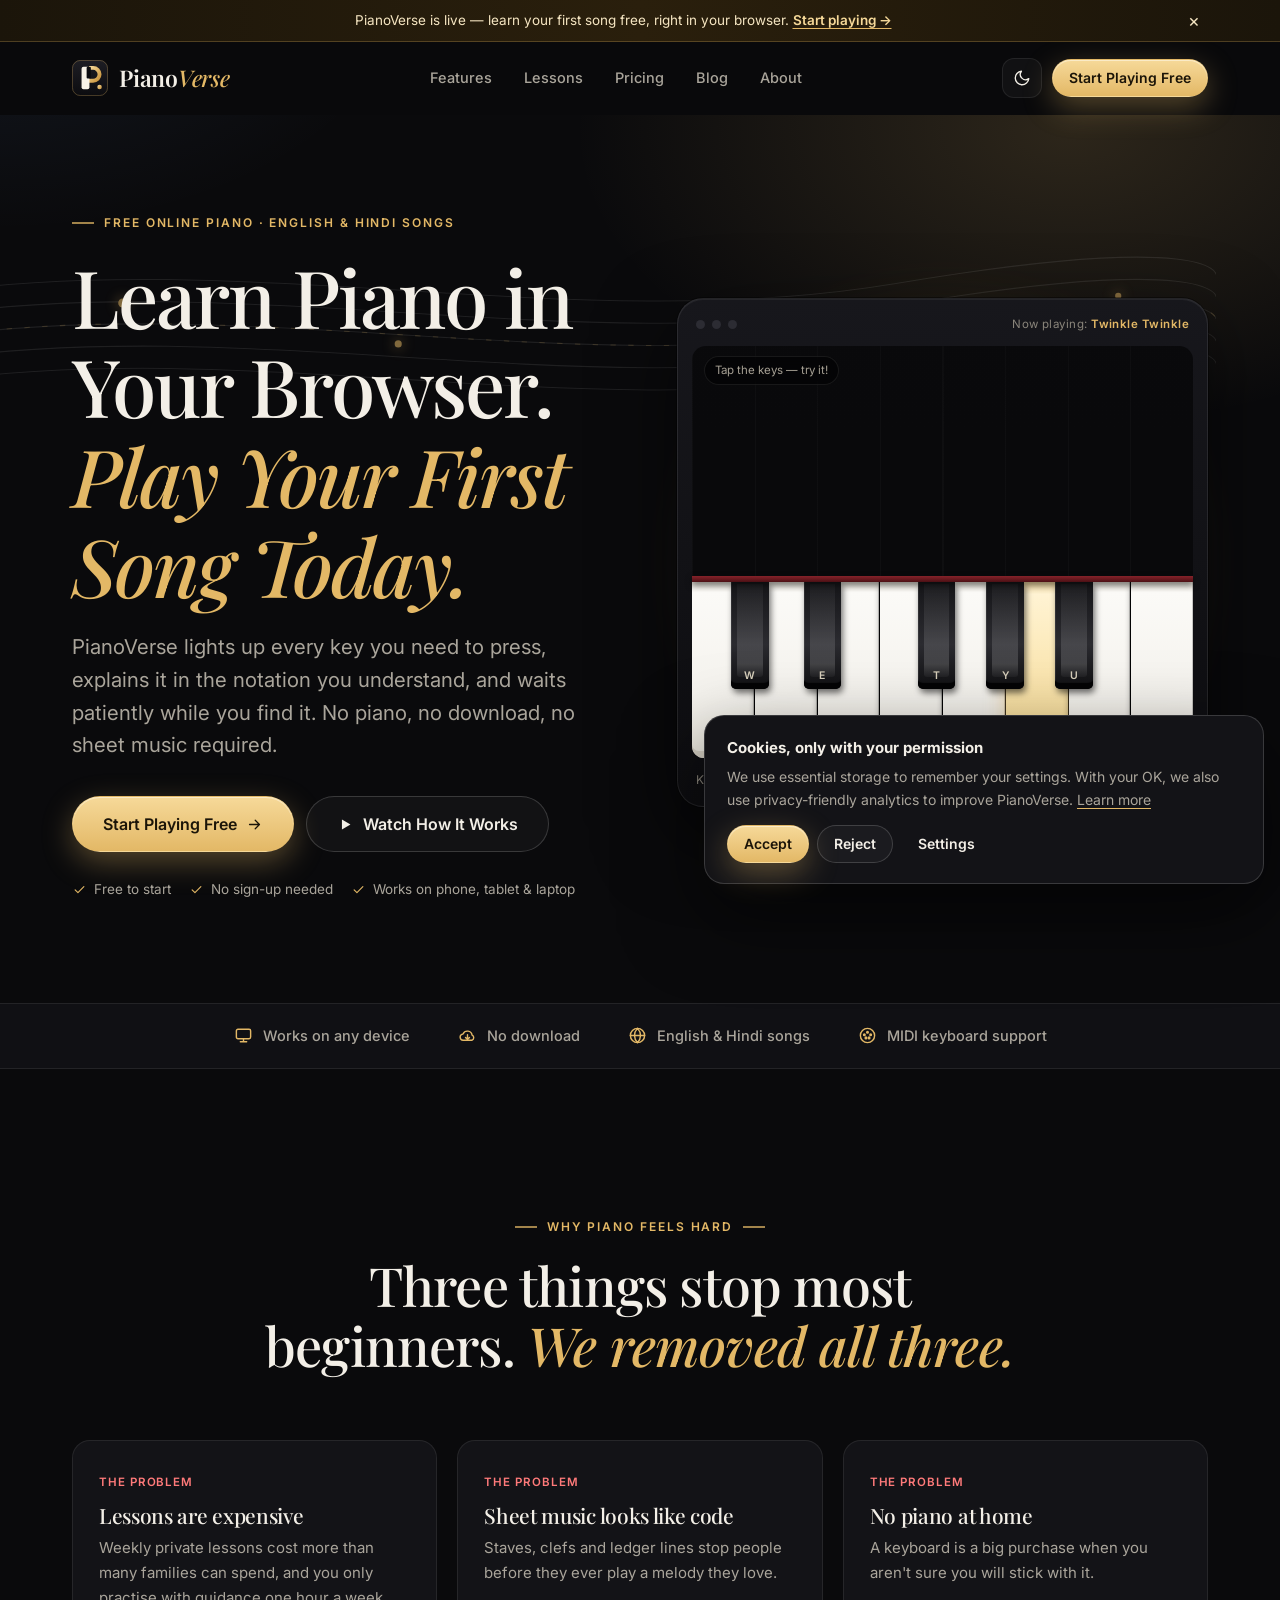
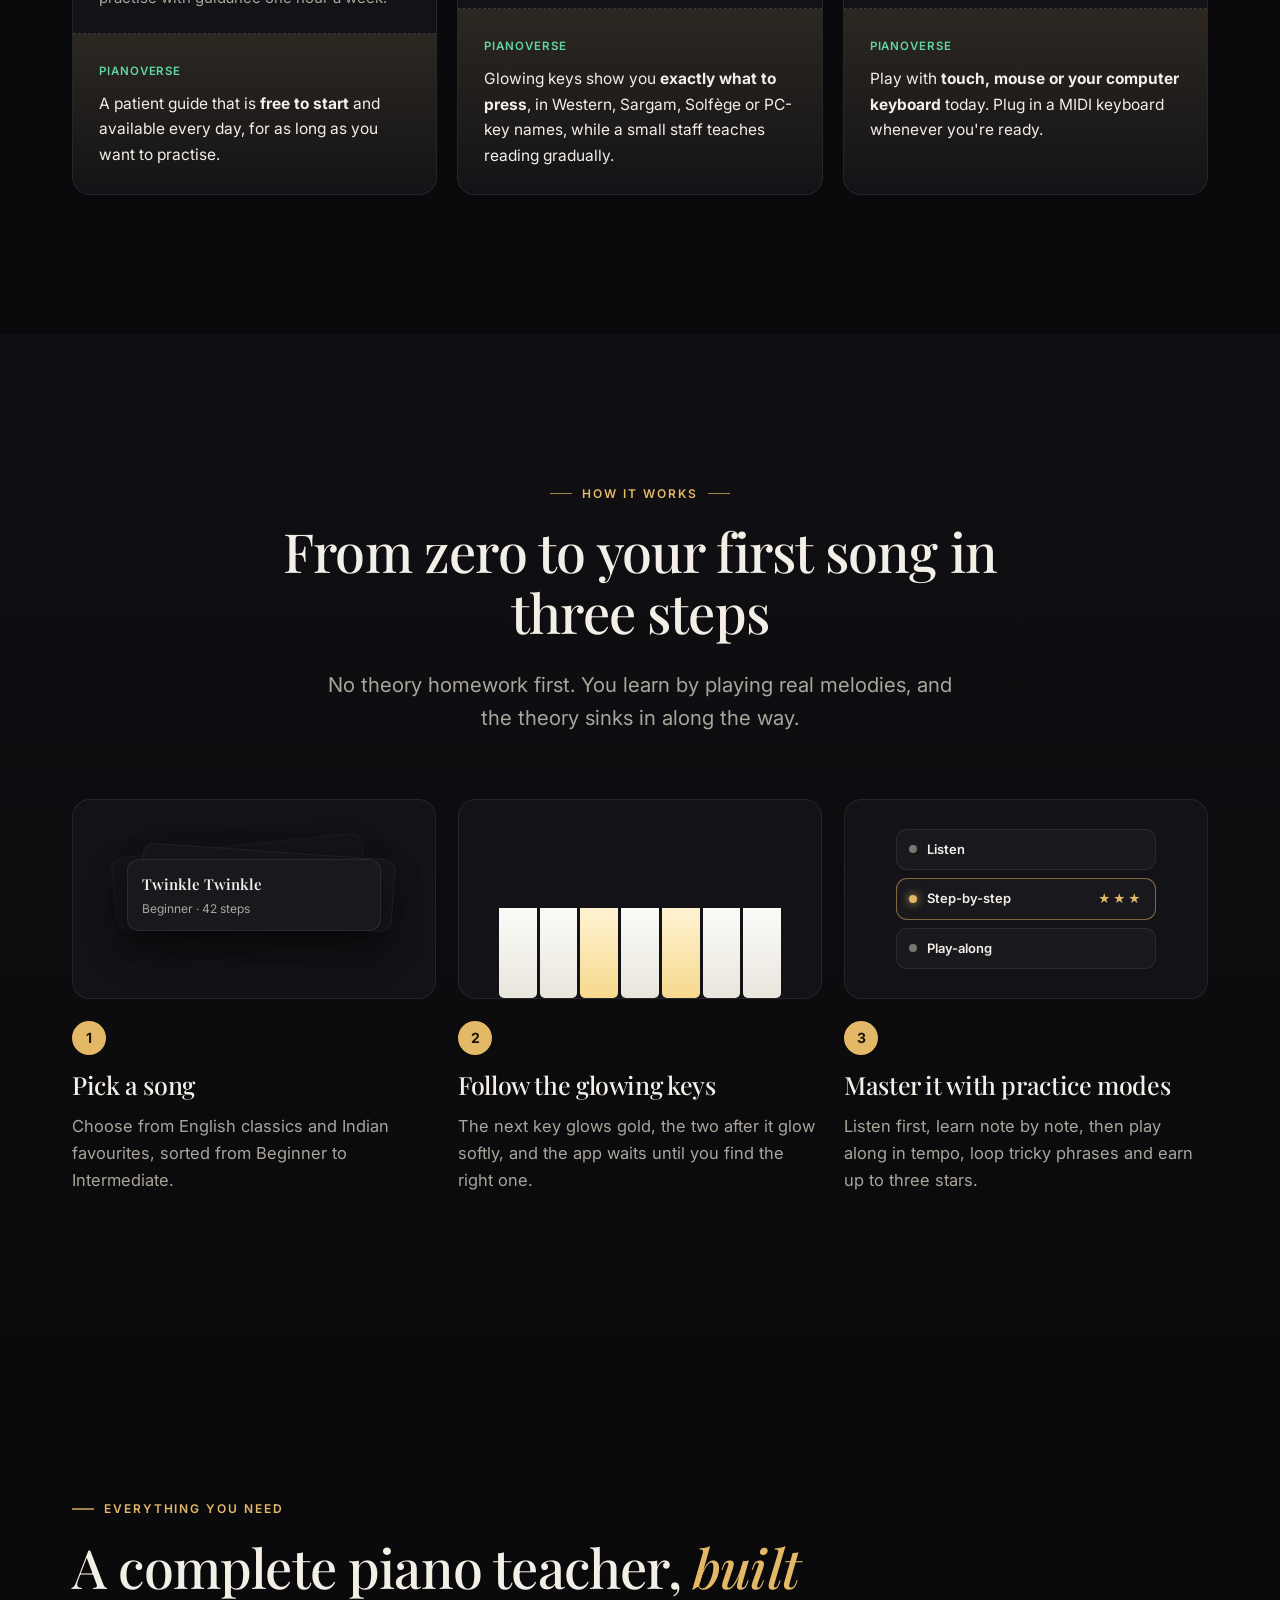
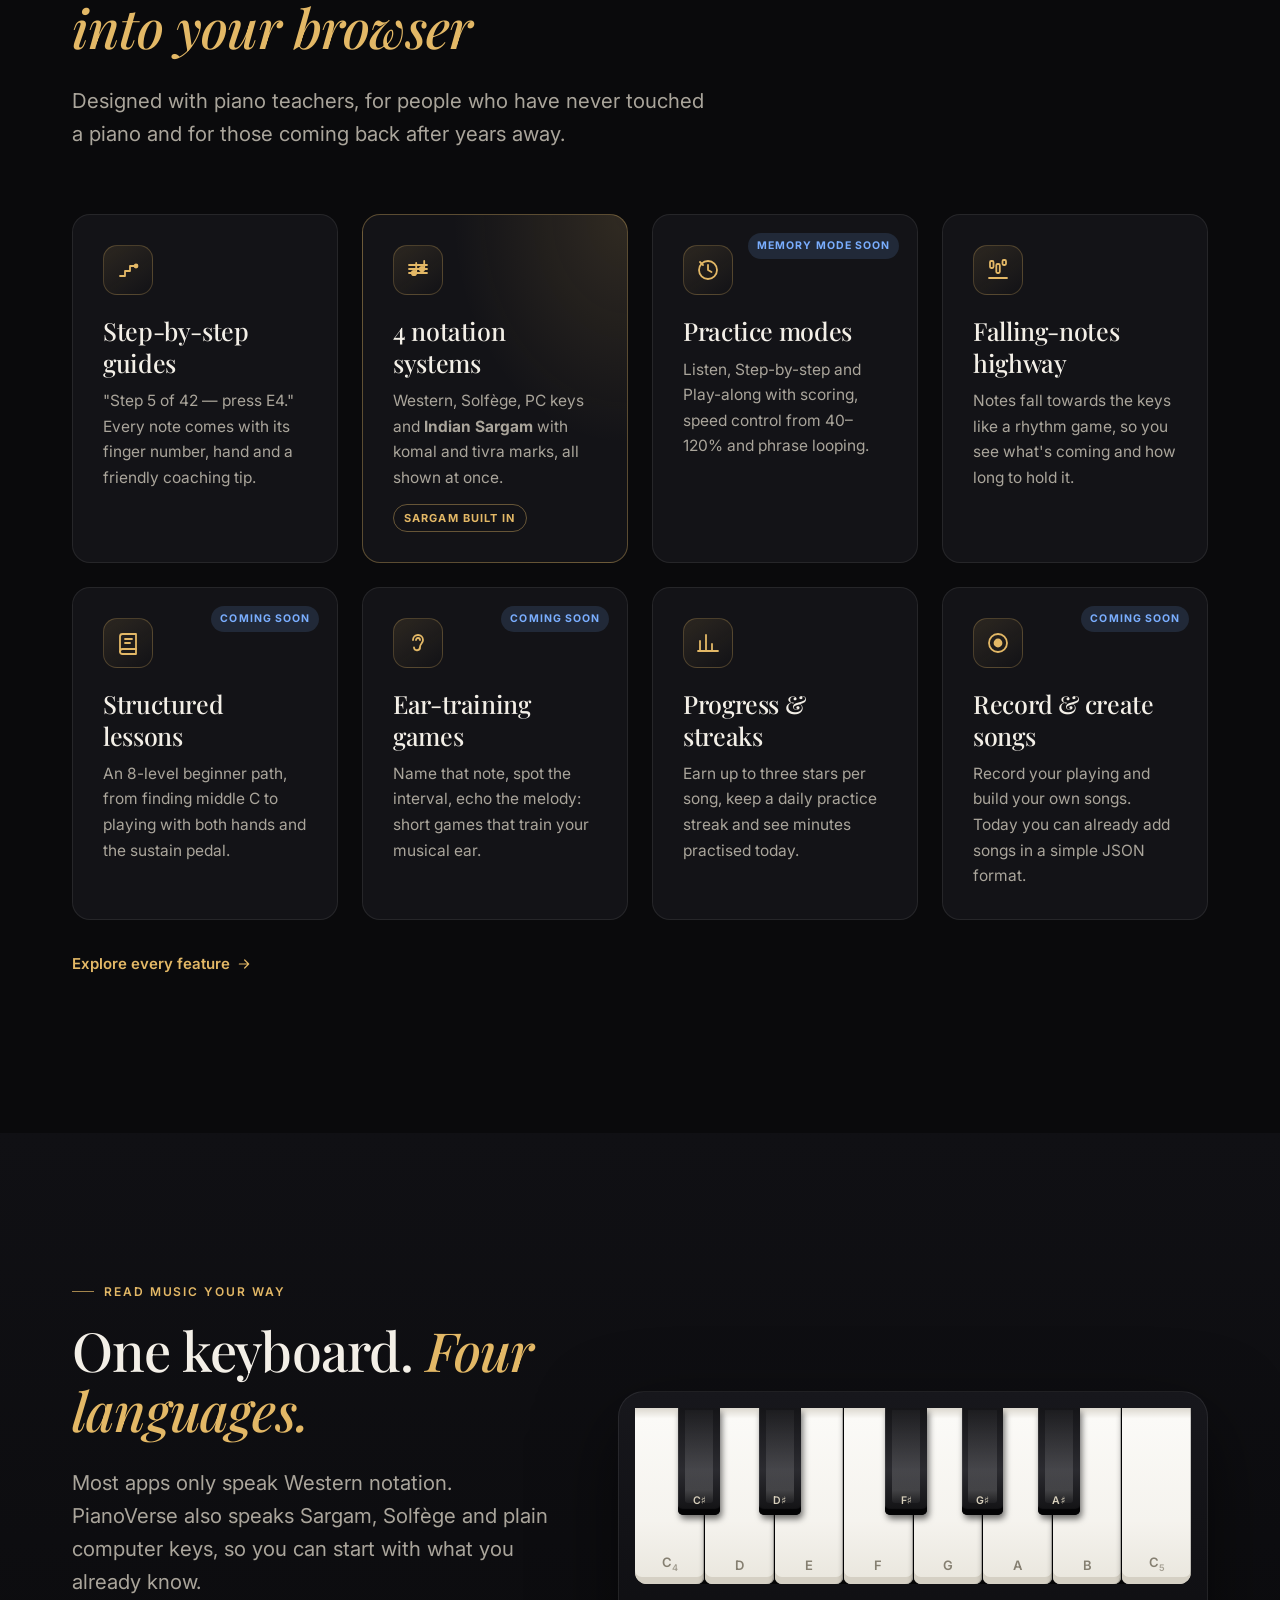
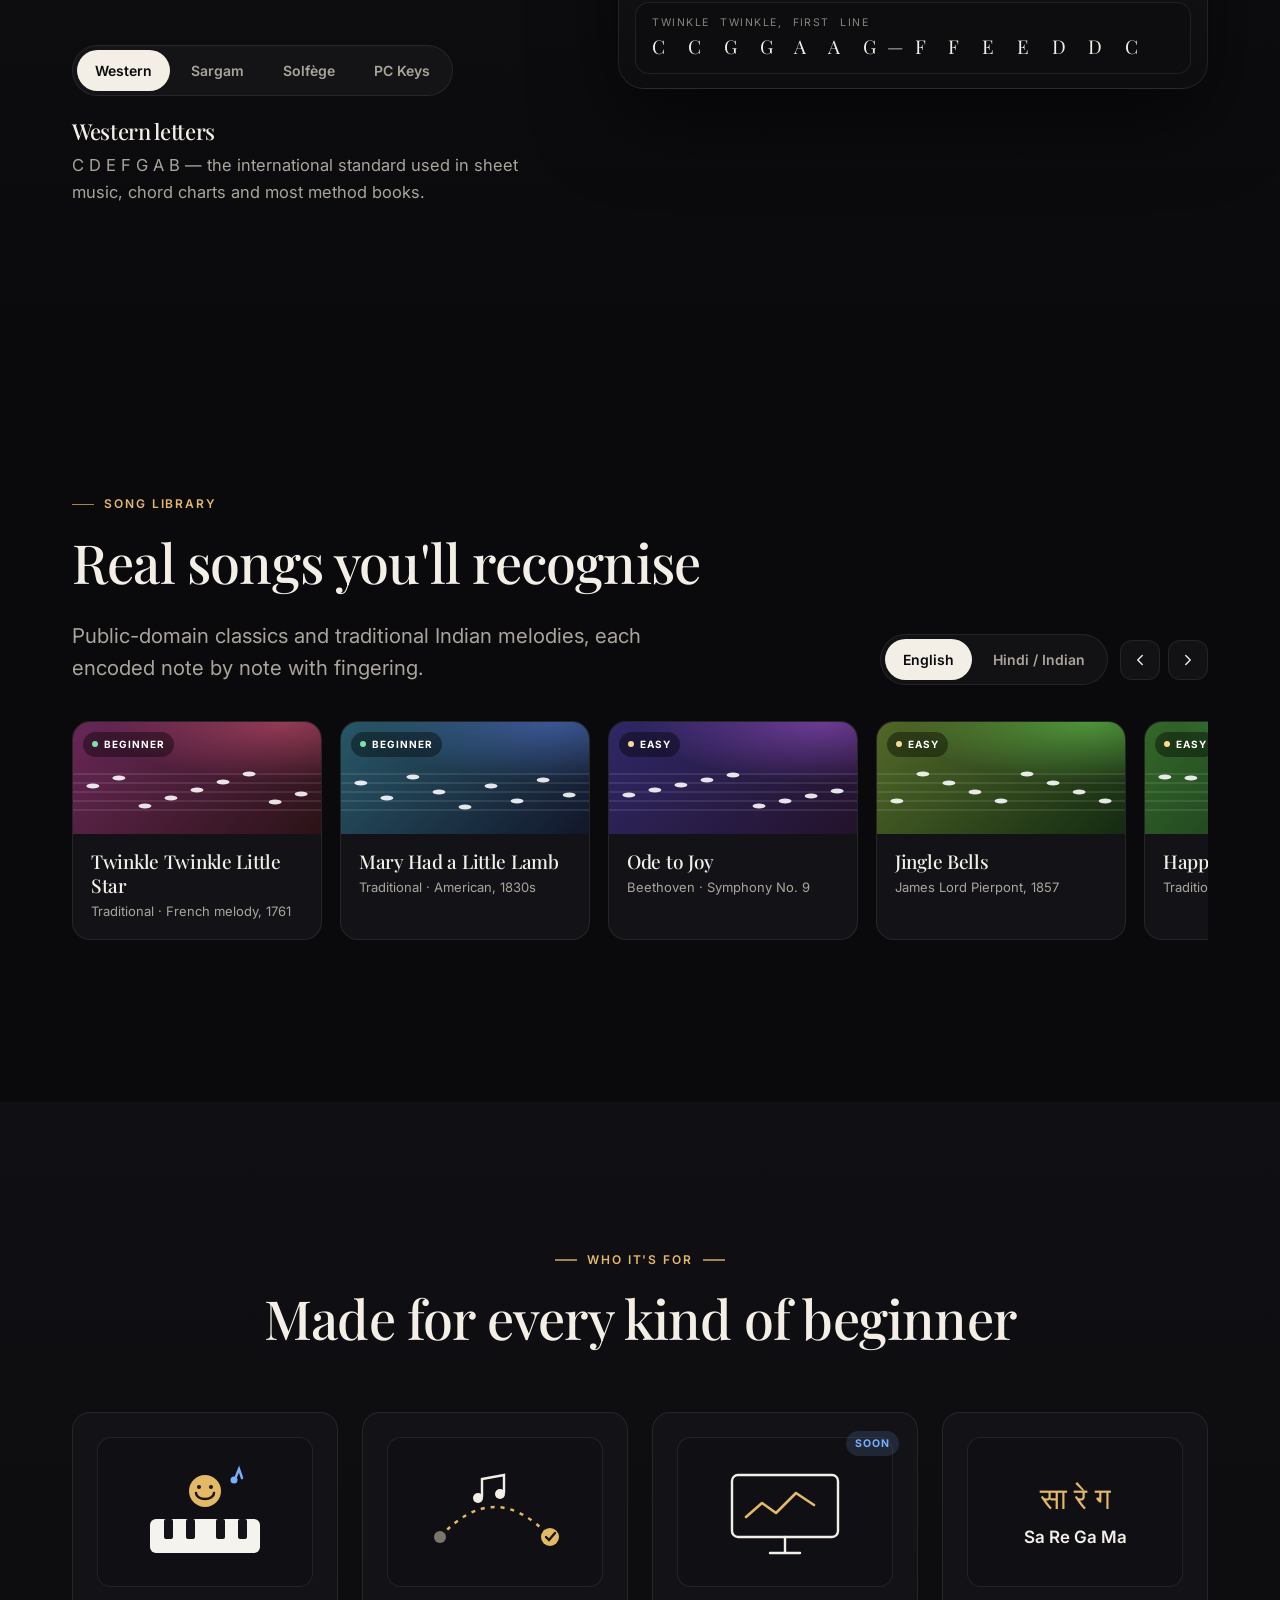
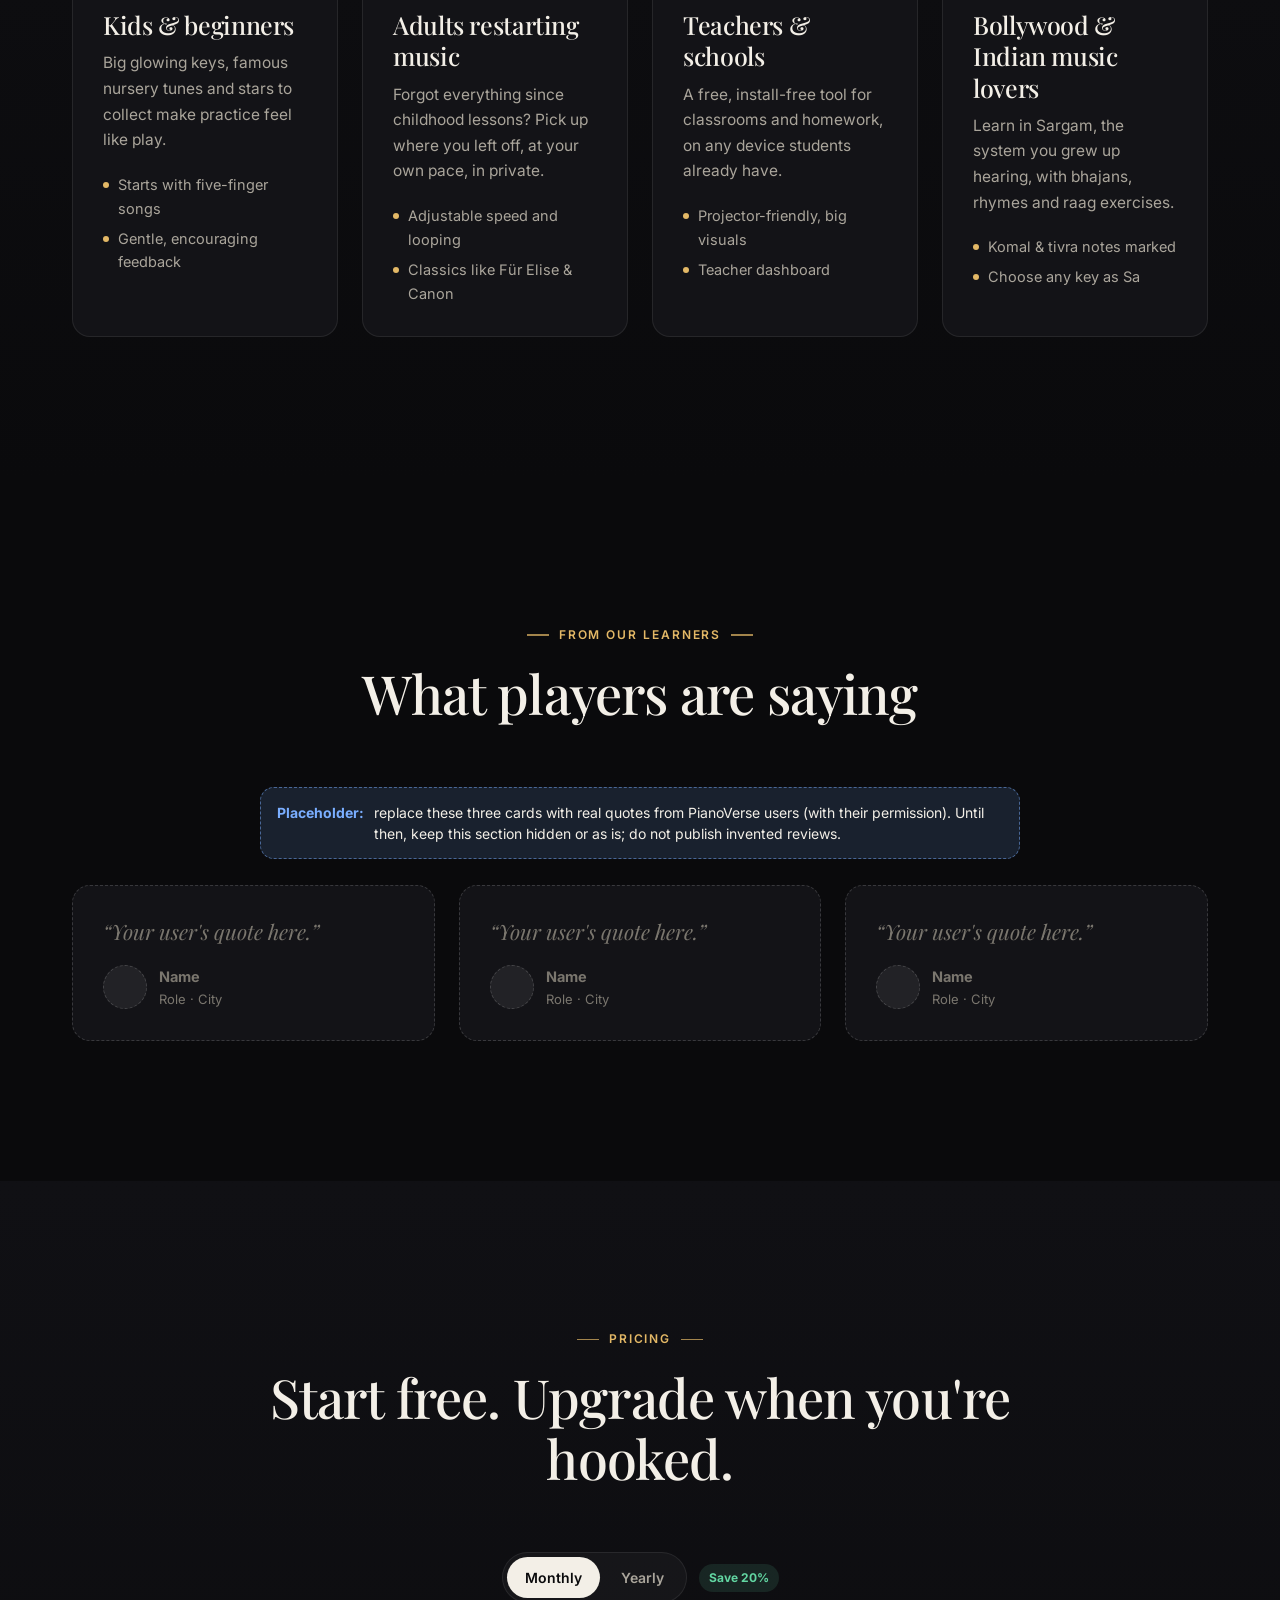
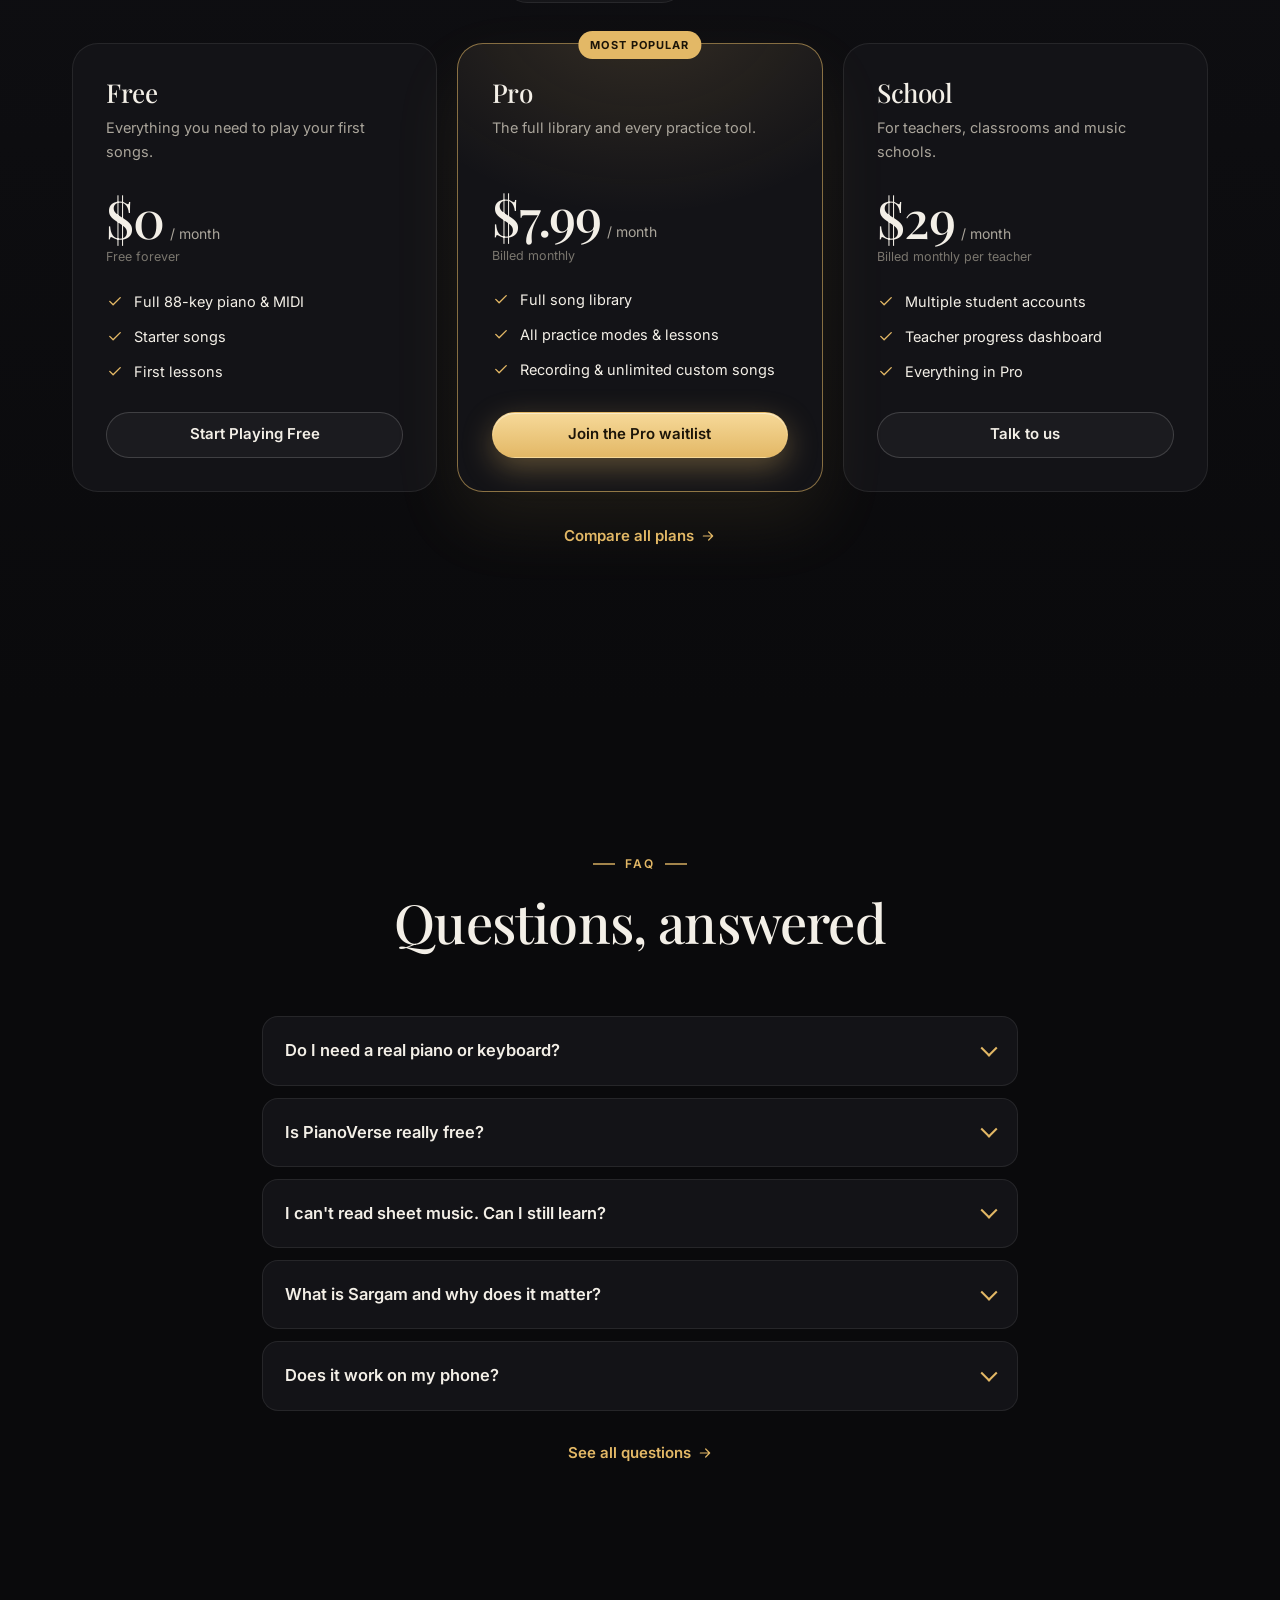
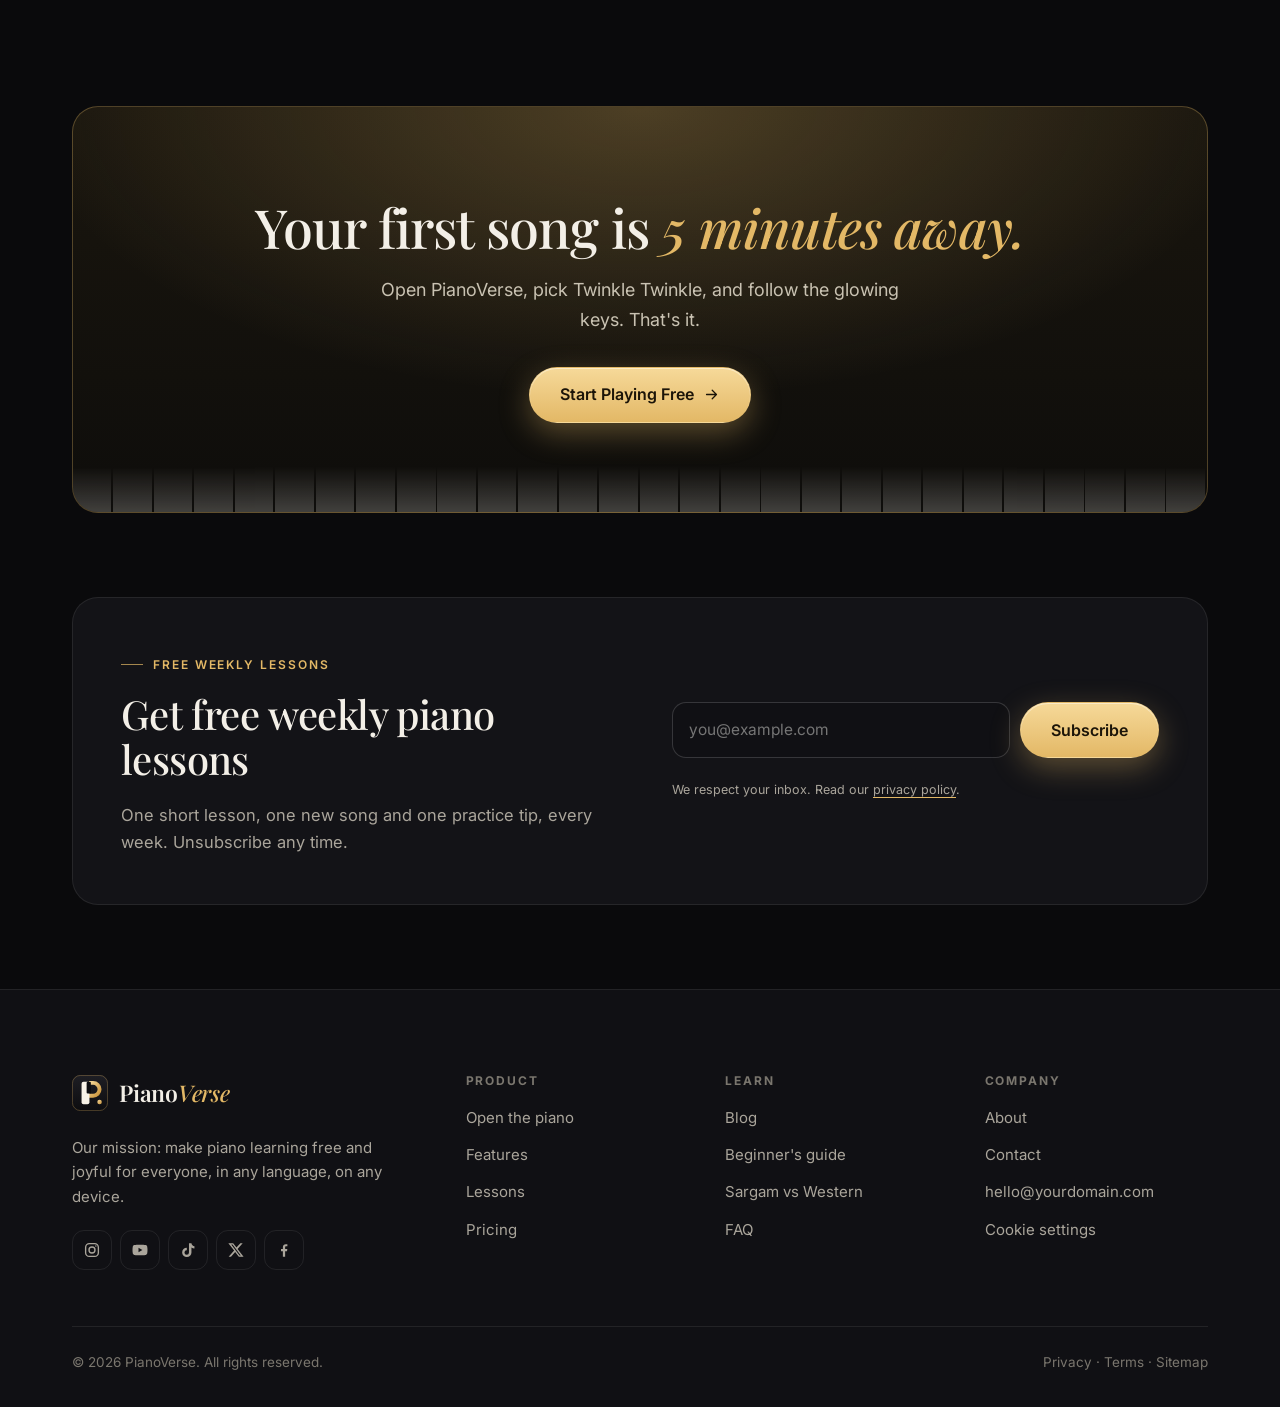
<file: index.html>
<!doctype html>
<html lang="en" data-theme="dark">
<head>
<meta charset="utf-8">
<meta name="viewport" content="width=device-width, initial-scale=1, viewport-fit=cover">
<title>PianoVerse — Learn Piano Online Free | Virtual Piano for Beginners</title>
<meta name="description" content="Learn piano online for free in your browser. Follow glowing keys, read Western, Sargam, Solfège or PC-key notation, and play your first song today. No download needed.">
<meta name="robots" content="index,follow,max-image-preview:large">
<link rel="canonical" href="https://pianoverse-mu.vercel.app/">
<meta name="theme-color" content="#0a0a0c">
<meta name="pv-root" content="">
<meta property="og:type" content="website">
<meta property="og:site_name" content="PianoVerse">
<meta property="og:title" content="PianoVerse — Learn Piano Online Free | Virtual Piano for Beginners">
<meta property="og:description" content="Learn piano online for free in your browser. Follow glowing keys, read Western, Sargam, Solfège or PC-key notation, and play your first song today. No download needed.">
<meta property="og:url" content="https://pianoverse-mu.vercel.app/">
<meta property="og:image" content="https://pianoverse-mu.vercel.app/assets/img/og-image.png">
<meta property="og:image:width" content="1200">
<meta property="og:image:height" content="630">
<meta property="og:image:alt" content="PianoVerse — learn piano in your browser">
<meta property="og:locale" content="en_US">
<meta name="twitter:card" content="summary_large_image">
<meta name="twitter:title" content="PianoVerse — Learn Piano Online Free | Virtual Piano for Beginners">
<meta name="twitter:description" content="Learn piano online for free in your browser. Follow glowing keys, read Western, Sargam, Solfège or PC-key notation, and play your first song today. No download needed.">
<meta name="twitter:image" content="https://pianoverse-mu.vercel.app/assets/img/og-image.png">
<link rel="icon" href="assets/img/favicon.svg" type="image/svg+xml">
<link rel="icon" href="assets/img/favicon-32.png" sizes="32x32" type="image/png">
<link rel="apple-touch-icon" href="assets/img/apple-touch-icon.png">
<link rel="manifest" href="manifest.json">
<link rel="preconnect" href="https://fonts.googleapis.com">
<link rel="preconnect" href="https://fonts.gstatic.com" crossorigin>
<link rel="preload" as="style" href="https://fonts.googleapis.com/css2?family=Inter:wght@400;500;600;700&family=Playfair+Display:ital,wght@0,500;0,600;1,500&display=swap">
<link rel="stylesheet" href="https://fonts.googleapis.com/css2?family=Inter:wght@400;500;600;700&family=Playfair+Display:ital,wght@0,500;0,600;1,500&display=swap" media="print" onload="this.media='all'">
<noscript><link rel="stylesheet" href="https://fonts.googleapis.com/css2?family=Inter:wght@400;500;600;700&family=Playfair+Display:ital,wght@0,500;0,600;1,500&display=swap"></noscript>
<link rel="stylesheet" href="assets/css/styles.css">
<script>document.documentElement.classList.add('js');try{var t=localStorage.getItem('pv-theme');if(t)document.documentElement.dataset.theme=t;if(localStorage.getItem('pv-ann'))document.documentElement.classList.add('ann-off')}catch(e){}</script>
<script src="assets/js/main.js" defer></script>
<script type="application/ld+json">{"@context": "https://schema.org", "@type": "Organization", "name": "PianoVerse", "url": "https://pianoverse-mu.vercel.app/", "logo": "https://pianoverse-mu.vercel.app/assets/img/icon-512.png", "slogan": "Learn piano in your browser.", "sameAs": []}</script>
<script type="application/ld+json">{"@context": "https://schema.org", "@type": "WebSite", "name": "PianoVerse", "url": "https://pianoverse-mu.vercel.app/", "inLanguage": "en"}</script>
<script type="application/ld+json">{"@context": "https://schema.org", "@type": "SoftwareApplication", "name": "PianoVerse", "applicationCategory": "EducationalApplication", "applicationSubCategory": "Music education", "operatingSystem": "Web browser (Windows, macOS, Linux, Android, iOS)", "url": "https://pianoverse-mu.vercel.app/app/", "description": "A web piano with step-by-step song guides in Western, Sargam, Solfège and PC-key notation, a falling-notes highway, practice modes and MIDI keyboard support.", "offers": {"@type": "Offer", "price": "0", "priceCurrency": "USD"}, "featureList": ["Step-by-step song guides", "Western, Sargam, Solfège and PC-key notation", "Falling-notes highway", "Step-by-step, Play-along and Listen practice modes", "Web MIDI keyboard support", "Progress, stars and streaks"]}</script>
<script type="application/ld+json">{"@context": "https://schema.org", "@type": "WebPage", "name": "PianoVerse — Learn Piano Online Free | Virtual Piano for Beginners", "description": "Learn piano online for free in your browser. Follow glowing keys, read Western, Sargam, Solfège or PC-key notation, and play your first song today. No download needed.", "url": "https://pianoverse-mu.vercel.app/", "isPartOf": {"@type": "WebSite", "name": "PianoVerse", "url": "https://pianoverse-mu.vercel.app/"}, "publisher": {"@type": "Organization", "name": "PianoVerse", "url": "https://pianoverse-mu.vercel.app/", "logo": "https://pianoverse-mu.vercel.app/assets/img/icon-512.png"}}</script>
</head>
<body>
<a class="skip" href="#main">Skip to content</a>
<div class="ann" id="ann" role="region" aria-label="Announcement"><div class="wrap ann-in"><p id="annText">PianoVerse is live — learn your first song free, right in your browser. <a href="app/">Start playing →</a></p><button class="ann-x" type="button" aria-label="Dismiss announcement">×</button></div></div>
<header class="site-header">
  <nav class="wrap nav" aria-label="Main">
    <a class="brand" href="index.html" aria-label="PianoVerse home"><svg viewBox="0 0 64 64" aria-hidden="true"><defs><linearGradient id="lgG" x1="0" y1="0" x2="1" y2="1"><stop offset="0" stop-color="#f6d999"/><stop offset="1" stop-color="#c8923a"/></linearGradient><linearGradient id="lgB" x1="0" y1="0" x2="0" y2="1"><stop offset="0" stop-color="#1e1e24"/><stop offset="1" stop-color="#0c0c0f"/></linearGradient></defs><rect width="64" height="64" rx="15" fill="url(#lgB)"/><rect x=".75" y=".75" width="62.5" height="62.5" rx="14.3" fill="none" stroke="#e3b866" stroke-opacity=".35" stroke-width="1.5"/><path d="M30 14h7.5a11.5 11.5 0 0 1 0 23H30" fill="none" stroke="url(#lgG)" stroke-width="7"/><rect x="17" y="12" width="14" height="40" rx="3.5" fill="#f7f2e7"/><rect x="26" y="12" width="7.5" height="21" rx="2" fill="#0c0c0f"/><circle cx="49" cy="48" r="4" fill="url(#lgG)"/></svg><span class="brand-name">Piano<em>Verse</em></span></a>
    <ul class="nav-links"><li><a href="features.html">Features</a></li><li><a href="lessons.html">Lessons</a></li><li><a href="pricing.html">Pricing</a></li><li><a href="blog/">Blog</a></li><li><a href="about.html">About</a></li></ul>
    <div class="nav-actions">
      <button class="icon-btn theme-btn" type="button" aria-label="Toggle light and dark theme"><svg class="moon" viewBox="0 0 24 24" fill="none" stroke="currentColor" stroke-width="1.8" stroke-linecap="round" stroke-linejoin="round" aria-hidden="true"><path d="M21 12.8A9 9 0 1 1 11.2 3a7 7 0 0 0 9.8 9.8z"/></svg><svg class="sun" viewBox="0 0 24 24" fill="none" stroke="currentColor" stroke-width="1.8" stroke-linecap="round" stroke-linejoin="round" aria-hidden="true"><circle cx="12" cy="12" r="4"/><path d="M12 2v2M12 20v2M4.9 4.9l1.4 1.4M17.7 17.7l1.4 1.4M2 12h2M20 12h2M4.9 19.1l1.4-1.4M17.7 6.3l1.4-1.4"/></svg></button>
      <a class="btn btn-gold btn-sm" href="app/" data-loc="nav">Start Playing Free</a>
      <button class="icon-btn burger" type="button" aria-label="Open menu" aria-expanded="false" aria-controls="mnav"><span></span><span></span><span></span></button>
    </div>
  </nav>
  <div class="mnav" id="mnav"><ul><li><a href="features.html">Features</a></li><li><a href="lessons.html">Lessons</a></li><li><a href="pricing.html">Pricing</a></li><li><a href="blog/">Blog</a></li><li><a href="about.html">About</a></li><li><a href="faq.html">FAQ</a></li><li><a href="contact.html">Contact</a></li></ul><a class="btn btn-gold btn-lg btn-block" href="app/" data-loc="mobile-nav">Start Playing Free</a></div>
</header>
<main id="main">
<!-- 2 · HERO -->
<section class="hero" aria-labelledby="heroTitle">
  <svg class="staff-bg" data-parallax="0.12" viewBox="0 0 1440 260" preserveAspectRatio="none" aria-hidden="true">
    <path d="M0 60 C 360 10, 720 110, 1080 50 S 1440 40, 1440 40"/><path d="M0 85 C 360 35, 720 135, 1080 75 S 1440 65, 1440 65"/>
    <path d="M0 110 C 360 60, 720 160, 1080 100 S 1440 90, 1440 90"/><path d="M0 135 C 360 85, 720 185, 1080 125 S 1440 115, 1440 115"/>
    <path d="M0 160 C 360 110, 720 210, 1080 150 S 1440 140, 1440 140"/>
    <path class="flow" d="M0 110 C 360 60, 720 160, 1080 100 S 1440 90, 1440 90"/>
    <circle class="glow" cx="210" cy="72" r="5"/><circle class="glow" cx="520" cy="118" r="4"/><circle class="glow" cx="1180" cy="96" r="5"/><circle class="glow" cx="1330" cy="64" r="3.5"/>
  </svg>
  <div class="wrap hero-grid">
    <div>
      <span class="eyebrow reveal">Free online piano · English &amp; Hindi songs</span>
      <h1 id="heroTitle" class="reveal d1"><span class="line">Learn Piano in Your Browser.</span> <span class="line gold">Play Your First Song Today.</span></h1>
      <p class="lead reveal d2">PianoVerse lights up every key you need to press, explains it in the notation you understand, and waits patiently while you find it. No piano, no download, no sheet music required.</p>
      <div class="btn-row reveal d3">
        <a class="btn btn-gold btn-lg" href="app/" data-loc="hero">Start Playing Free <svg viewBox="0 0 24 24" fill="none" stroke="currentColor" stroke-width="1.8" stroke-linecap="round" stroke-linejoin="round" aria-hidden="true"><path d="M5 12h14M13 6l6 6-6 6"/></svg></a>
        <a class="btn btn-lg" href="#how" data-track="watch_how_it_works"><svg viewBox="0 0 24 24" fill="none" stroke="currentColor" stroke-width="1.8" stroke-linecap="round" stroke-linejoin="round" aria-hidden="true"><path d="M7 5l12 7-12 7z" fill="currentColor" stroke="none"/></svg> Watch How It Works</a>
      </div>
      <div class="hero-meta reveal d3"><span><svg viewBox="0 0 24 24" fill="none" stroke="currentColor" stroke-width="1.8" stroke-linecap="round" stroke-linejoin="round" aria-hidden="true"><path d="M5 12.5l4.5 4.5L19 7.5"/></svg> Free to start</span><span><svg viewBox="0 0 24 24" fill="none" stroke="currentColor" stroke-width="1.8" stroke-linecap="round" stroke-linejoin="round" aria-hidden="true"><path d="M5 12.5l4.5 4.5L19 7.5"/></svg> No sign-up needed</span><span><svg viewBox="0 0 24 24" fill="none" stroke="currentColor" stroke-width="1.8" stroke-linecap="round" stroke-linejoin="round" aria-hidden="true"><path d="M5 12.5l4.5 4.5L19 7.5"/></svg> Works on phone, tablet &amp; laptop</span></div>
    </div>
    <div class="reveal d2">
      <div class="device" aria-label="Interactive one-octave piano with a falling-notes preview">
        <div class="device-bar"><i></i><i></i><i></i><span>Now playing: <b>Twinkle Twinkle</b></span></div>
        <div class="highway"><canvas id="heroHighway" aria-hidden="true"></canvas><span class="hw-hint">Tap the keys — try it!</span></div>
        <div class="felt"></div>
        <div id="heroPiano"></div>
        <div class="device-foot"><span>Keys <kbd>A</kbd>–<kbd>K</kbd> &amp; <kbd>W</kbd><kbd>E</kbd><kbd>T</kbd><kbd>Y</kbd><kbd>U</kbd></span><span>Multi-touch ready</span></div>
      </div>
    </div>
  </div>
</section>

<!-- 3 · TRUST STRIP -->
<section class="trust" aria-label="Highlights">
  <div class="wrap"><ul>
    <li><svg viewBox="0 0 24 24" fill="none" stroke="currentColor" stroke-width="1.8" stroke-linecap="round" stroke-linejoin="round" aria-hidden="true"><rect x="3" y="4" width="18" height="12" rx="2"/><path d="M8 20h8M12 16v4"/></svg> Works on any device</li>
    <li><svg viewBox="0 0 24 24" fill="none" stroke="currentColor" stroke-width="1.8" stroke-linecap="round" stroke-linejoin="round" aria-hidden="true"><path d="M7 18a4 4 0 0 1-.6-8 6 6 0 0 1 11.4 1.5A3.5 3.5 0 0 1 17.5 18z"/><path d="M12 11v6M9.5 14.5L12 17l2.5-2.5"/></svg> No download</li>
    <li><svg viewBox="0 0 24 24" fill="none" stroke="currentColor" stroke-width="1.8" stroke-linecap="round" stroke-linejoin="round" aria-hidden="true"><circle cx="12" cy="12" r="9"/><path d="M3 12h18M12 3c2.5 2.6 3.8 5.6 3.8 9s-1.3 6.4-3.8 9c-2.5-2.6-3.8-5.6-3.8-9S9.5 5.6 12 3z"/></svg> English &amp; Hindi songs</li>
    <li><svg viewBox="0 0 24 24" fill="none" stroke="currentColor" stroke-width="1.8" stroke-linecap="round" stroke-linejoin="round" aria-hidden="true"><circle cx="12" cy="12" r="9"/><circle cx="8" cy="11" r="1" fill="currentColor"/><circle cx="16" cy="11" r="1" fill="currentColor"/><circle cx="10" cy="15" r="1" fill="currentColor"/><circle cx="14" cy="15" r="1" fill="currentColor"/><circle cx="12" cy="8" r="1" fill="currentColor"/></svg> MIDI keyboard support</li>
  </ul></div>
</section>

<!-- 4 · PROBLEM → SOLUTION -->
<section class="section" aria-labelledby="psTitle">
  <div class="wrap">
    <div class="sec-head center reveal">
      <span class="eyebrow">Why piano feels hard</span>
      <h2 id="psTitle">Three things stop most beginners. <span class="gold">We removed all three.</span></h2>
    </div>
    <div class="ps">
      <article class="ps-card reveal">
        <div class="ps-prob"><span class="tag">The problem</span><h3>Lessons are expensive</h3><p>Weekly private lessons cost more than many families can spend, and you only practise with guidance one hour a week.</p></div>
        <div class="ps-sol"><span class="tag">PianoVerse</span><p>A patient guide that is <b>free to start</b> and available every day, for as long as you want to practise.</p></div>
      </article>
      <article class="ps-card reveal d1">
        <div class="ps-prob"><span class="tag">The problem</span><h3>Sheet music looks like code</h3><p>Staves, clefs and ledger lines stop people before they ever play a melody they love.</p></div>
        <div class="ps-sol"><span class="tag">PianoVerse</span><p>Glowing keys show you <b>exactly what to press</b>, in Western, Sargam, Solfège or PC-key names, while a small staff teaches reading gradually.</p></div>
      </article>
      <article class="ps-card reveal d2">
        <div class="ps-prob"><span class="tag">The problem</span><h3>No piano at home</h3><p>A keyboard is a big purchase when you aren't sure you will stick with it.</p></div>
        <div class="ps-sol"><span class="tag">PianoVerse</span><p>Play with <b>touch, mouse or your computer keyboard</b> today. Plug in a MIDI keyboard whenever you're ready.</p></div>
      </article>
    </div>
  </div>
</section>

<!-- 5 · HOW IT WORKS -->
<section class="section alt" id="how" aria-labelledby="howTitle">
  <div class="wrap">
    <div class="sec-head center reveal">
      <span class="eyebrow">How it works</span>
      <h2 id="howTitle">From zero to your first song in three steps</h2>
      <p class="lead">No theory homework first. You learn by playing real melodies, and the theory sinks in along the way.</p>
    </div>
    <div class="steps">
      <div class="step reveal">
        <div class="step-vis"><div class="sv-stack">
          <div class="sv-card"><b>Ode to Joy</b><span>Easy · Beethoven</span></div>
          <div class="sv-card"><b>Raag Yaman</b><span>Easy · Aaroh &amp; Avroh</span></div>
          <div class="sv-card"><b>Twinkle Twinkle</b><span>Beginner · 42 steps</span></div>
        </div></div>
        <span class="step-num">1</span><h3>Pick a song</h3>
        <p>Choose from English classics and Indian favourites, sorted from Beginner to Intermediate.</p>
      </div>
      <div class="step reveal d1">
        <div class="step-vis">
          <span class="sv-fall" style="left:22%"></span><span class="sv-fall" style="left:50%;animation-delay:.8s"></span><span class="sv-fall" style="left:36%;animation-delay:1.6s"></span>
          <div class="sv-keys"><i></i><i></i><i class="on"></i><i></i><i class="on"></i><i></i><i></i></div>
        </div>
        <span class="step-num">2</span><h3>Follow the glowing keys</h3>
        <p>The next key glows gold, the two after it glow softly, and the app waits until you find the right one.</p>
      </div>
      <div class="step reveal d2">
        <div class="step-vis"><div class="sv-modes">
          <div class="sv-mode"><i></i>Listen</div>
          <div class="sv-mode on"><i></i>Step-by-step <span class="sv-stars">★★★</span></div>
          <div class="sv-mode"><i></i>Play-along</div>
        </div></div>
        <span class="step-num">3</span><h3>Master it with practice modes</h3>
        <p>Listen first, learn note by note, then play along in tempo, loop tricky phrases and earn up to three stars.</p>
      </div>
    </div>
  </div>
</section>

<!-- 6 · FEATURES -->
<section class="section" aria-labelledby="featTitle">
  <div class="wrap">
    <div class="sec-head reveal">
      <span class="eyebrow">Everything you need</span>
      <h2 id="featTitle">A complete piano teacher, <span class="gold">built into your browser</span></h2>
      <p class="lead">Designed with piano teachers, for people who have never touched a piano and for those coming back after years away.</p>
    </div>
    <div class="grid g4">
      <article class="card hover reveal"><div class="ico"><svg viewBox="0 0 24 24" fill="none" stroke="currentColor" stroke-width="1.8" stroke-linecap="round" stroke-linejoin="round" aria-hidden="true"><path d="M4 18h5v-5h5V8h6"/><circle cx="20" cy="8" r="1.5" fill="currentColor"/></svg></div><h3>Step-by-step guides</h3><p>"Step 5 of 42 — press E4." Every note comes with its finger number, hand and a friendly coaching tip.</p></article>
      <article class="card hover usp reveal d1"><div class="ico"><svg viewBox="0 0 24 24" fill="none" stroke="currentColor" stroke-width="1.8" stroke-linecap="round" stroke-linejoin="round" aria-hidden="true"><path d="M3 7h18M3 11h18M3 15h18"/><circle cx="8" cy="15" r="2.2" fill="currentColor"/><path d="M10.2 15V5"/><circle cx="16" cy="11" r="2.2" fill="currentColor"/><path d="M18.2 11V3"/></svg></div><h3>4 notation systems</h3><p>Western, Solfège, PC keys and <b>Indian Sargam</b> with komal and tivra marks, all shown at once.</p><span class="usp-badge">Sargam built in</span></article>
      <article class="card hover reveal d2" data-feature="memory-mode"><span class="soon" data-soon="memory-mode">Memory mode soon</span><div class="ico"><svg viewBox="0 0 24 24" fill="none" stroke="currentColor" stroke-width="1.8" stroke-linecap="round" stroke-linejoin="round" aria-hidden="true"><circle cx="12" cy="12" r="9"/><path d="M12 7v5l3.5 2"/><path d="M4 4l3 3"/></svg></div><h3>Practice modes</h3><p>Listen, Step-by-step and Play-along with scoring, speed control from 40–120% and phrase looping.</p></article>
      <article class="card hover reveal d3"><div class="ico"><svg viewBox="0 0 24 24" fill="none" stroke="currentColor" stroke-width="1.8" stroke-linecap="round" stroke-linejoin="round" aria-hidden="true"><rect x="4" y="3" width="3.5" height="7" rx="1.2"/><rect x="10.3" y="6" width="3.5" height="9" rx="1.2"/><rect x="16.5" y="2" width="3.5" height="5" rx="1.2"/><path d="M3 20h18"/></svg></div><h3>Falling-notes highway</h3><p>Notes fall towards the keys like a rhythm game, so you see what's coming and how long to hold it.</p></article>
      <article class="card hover reveal"><span class="soon" data-soon="lessons">Coming soon</span><div class="ico"><svg viewBox="0 0 24 24" fill="none" stroke="currentColor" stroke-width="1.8" stroke-linecap="round" stroke-linejoin="round" aria-hidden="true"><path d="M4 5.5A2.5 2.5 0 0 1 6.5 3H20v15H6.5A2.5 2.5 0 0 0 4 20.5z"/><path d="M4 20.5A2.5 2.5 0 0 0 6.5 23H20v-5"/><path d="M9 8h7M9 12h5"/></svg></div><h3>Structured lessons</h3><p>An 8-level beginner path, from finding middle C to playing with both hands and the sustain pedal.</p></article>
      <article class="card hover reveal d1"><span class="soon" data-soon="ear-training">Coming soon</span><div class="ico"><svg viewBox="0 0 24 24" fill="none" stroke="currentColor" stroke-width="1.8" stroke-linecap="round" stroke-linejoin="round" aria-hidden="true"><path d="M7 9a5 5 0 0 1 10 0c0 3-3 4-3 7a3 3 0 0 1-6 .5"/><path d="M10 9a2 2 0 0 1 4 0"/></svg></div><h3>Ear-training games</h3><p>Name that note, spot the interval, echo the melody: short games that train your musical ear.</p></article>
      <article class="card hover reveal d2"><div class="ico"><svg viewBox="0 0 24 24" fill="none" stroke="currentColor" stroke-width="1.8" stroke-linecap="round" stroke-linejoin="round" aria-hidden="true"><path d="M4 20V10M10 20V4M16 20v-7M22 20H2"/></svg></div><h3>Progress &amp; streaks</h3><p>Earn up to three stars per song, keep a daily practice streak and see minutes practised today.</p></article>
      <article class="card hover reveal d3"><span class="soon" data-soon="recording">Coming soon</span><div class="ico"><svg viewBox="0 0 24 24" fill="none" stroke="currentColor" stroke-width="1.8" stroke-linecap="round" stroke-linejoin="round" aria-hidden="true"><circle cx="12" cy="12" r="9"/><circle cx="12" cy="12" r="3.5" fill="currentColor"/></svg></div><h3>Record &amp; create songs</h3><p>Record your playing and build your own songs. Today you can already add songs in a simple JSON format.</p></article>
    </div>
    <p class="reveal" style="margin-top:30px"><a class="link-arrow" href="features.html">Explore every feature <svg viewBox="0 0 24 24" fill="none" stroke="currentColor" stroke-width="1.8" stroke-linecap="round" stroke-linejoin="round" aria-hidden="true"><path d="M5 12h14M13 6l6 6-6 6"/></svg></a></p>
  </div>
</section>

<!-- 7 · NOTATION SHOWCASE -->
<section class="section alt" aria-labelledby="ntHead">
  <div class="wrap notation" id="notationDemo">
    <div class="reveal">
      <span class="eyebrow">Read music your way</span>
      <h2 id="ntHead">One keyboard. <span class="gold">Four languages.</span></h2>
      <p class="lead">Most apps only speak Western notation. PianoVerse also speaks Sargam, Solfège and plain computer keys, so you can start with what you already know.</p>
      <div class="seg" role="group" aria-label="Choose a notation system" style="margin-top:26px">
        <button type="button" data-notation="western" aria-pressed="true">Western</button>
        <button type="button" data-notation="sargam" aria-pressed="false">Sargam</button>
        <button type="button" data-notation="solfege" aria-pressed="false">Solfège</button>
        <button type="button" data-notation="pc" aria-pressed="false">PC Keys</button>
      </div>
      <div class="nt-desc" aria-live="polite"><h3 id="ntTitle">Western letters</h3><p id="ntText">C D E F G A B — the international standard used in sheet music, chord charts and most method books.</p></div>
    </div>
    <div class="reveal d1">
      <div class="demo-board"><div class="mp-host"></div>
        <div class="nt-line"><small>Twinkle Twinkle, first line</small><span id="ntLine">C  C  G  G  A  A  G — F  F  E  E  D  D  C</span></div>
      </div>
    </div>
  </div>
</section>

<!-- 8 · SONG LIBRARY -->
<section class="section" id="songs" aria-labelledby="songsTitle">
  <div class="wrap">
    <div class="carousel-head">
      <div class="reveal" style="max-width:640px">
        <span class="eyebrow">Song library</span>
        <h2 id="songsTitle">Real songs you'll recognise</h2>
        <p class="lead" style="margin:0">Public-domain classics and traditional Indian melodies, each encoded note by note with fingering.</p>
      </div>
      <div class="reveal" style="display:flex;gap:12px;align-items:center;flex-wrap:wrap">
        <div class="seg" role="tablist" aria-label="Song language"><button type="button" role="tab" data-tab="english" aria-selected="true">English</button><button type="button" role="tab" data-tab="indian" aria-selected="false">Hindi / Indian</button></div>
        <div class="car-ctrls"><button class="icon-btn" type="button" data-prev aria-label="Previous songs"><svg viewBox="0 0 24 24" fill="none" stroke="currentColor" stroke-width="1.8" stroke-linecap="round" stroke-linejoin="round" aria-hidden="true"><path d="M15 6l-6 6 6 6"/></svg></button><button class="icon-btn" type="button" data-next aria-label="Next songs"><svg viewBox="0 0 24 24" fill="none" stroke="currentColor" stroke-width="1.8" stroke-linecap="round" stroke-linejoin="round" aria-hidden="true"><path d="M9 6l6 6-6 6"/></svg></button></div>
      </div>
    </div>
    <div class="track reveal" aria-live="polite"></div>
  </div>
</section>

<!-- 9 · WHO IT'S FOR -->
<section class="section alt" aria-labelledby="whoTitle">
  <div class="wrap">
    <div class="sec-head center reveal">
      <span class="eyebrow">Who it's for</span>
      <h2 id="whoTitle">Made for every kind of beginner</h2>
    </div>
    <div class="grid g4">
      <article class="card aud reveal">
        <div class="aud-vis"><svg viewBox="0 0 150 110" aria-hidden="true"><rect x="20" y="62" width="110" height="34" rx="6" fill="#f5f3ee"/><g fill="#141418"><rect x="34" y="62" width="9" height="20" rx="2"/><rect x="56" y="62" width="9" height="20" rx="2"/><rect x="86" y="62" width="9" height="20" rx="2"/><rect x="108" y="62" width="9" height="20" rx="2"/></g><circle cx="75" cy="34" r="16" fill="#e3b866"/><path d="M66 36a9 6 0 0 0 18 0" stroke="#1b1408" stroke-width="2.5" fill="none" stroke-linecap="round"/><circle cx="69" cy="30" r="2" fill="#1b1408"/><circle cx="81" cy="30" r="2" fill="#1b1408"/><path d="M105 22l4-10 3 9" stroke="#7aaeff" stroke-width="2.4" fill="none" stroke-linecap="round"/><circle cx="104" cy="23" r="3.5" fill="#7aaeff"/></svg></div>
        <h3>Kids &amp; beginners</h3><p>Big glowing keys, famous nursery tunes and stars to collect make practice feel like play.</p>
        <ul><li>Starts with five-finger songs</li><li>Gentle, encouraging feedback</li></ul>
      </article>
      <article class="card aud reveal d1">
        <div class="aud-vis"><svg viewBox="0 0 150 110" aria-hidden="true"><path d="M20 80 Q75 20 130 80" stroke="#e3b866" stroke-width="2.5" fill="none" stroke-dasharray="4 6"/><circle cx="20" cy="80" r="6" fill="#7a766e"/><circle cx="130" cy="80" r="9" fill="#e3b866"/><path d="M126 80l3 3 6-7" stroke="#1b1408" stroke-width="2.4" fill="none" stroke-linecap="round"/><path d="M62 40v-18l22-4v18" stroke="#f3efe7" stroke-width="2.4" fill="none"/><circle cx="58" cy="41" r="5" fill="#f3efe7"/><circle cx="80" cy="37" r="5" fill="#f3efe7"/></svg></div>
        <h3>Adults restarting music</h3><p>Forgot everything since childhood lessons? Pick up where you left off, at your own pace, in private.</p>
        <ul><li>Adjustable speed and looping</li><li>Classics like Für Elise &amp; Canon</li></ul>
      </article>
      <article class="card aud reveal d2">
        <div class="aud-vis"><svg viewBox="0 0 150 110" aria-hidden="true"><rect x="22" y="18" width="106" height="62" rx="6" fill="none" stroke="#f3efe7" stroke-width="2.4"/><path d="M36 60l16-14 14 10 20-20 18 12" stroke="#e3b866" stroke-width="2.6" fill="none" stroke-linecap="round" stroke-linejoin="round"/><path d="M60 96h30M75 80v16" stroke="#f3efe7" stroke-width="2.4" stroke-linecap="round"/></svg></div>
        <h3>Teachers &amp; schools</h3><p>A free, install-free tool for classrooms and homework, on any device students already have.</p>
        <ul><li>Projector-friendly, big visuals</li><li>Teacher dashboard <span class="soon" data-soon="school-dashboard">Soon</span></li></ul>
      </article>
      <article class="card aud reveal d3">
        <div class="aud-vis"><svg viewBox="0 0 150 110" aria-hidden="true"><text x="75" y="52" text-anchor="middle" font-family="Georgia,serif" font-size="30" fill="#e3b866">सा रे ग</text><text x="75" y="86" text-anchor="middle" font-family="Inter,Arial,sans-serif" font-size="17" font-weight="600" fill="#f3efe7">Sa Re Ga Ma</text></svg></div>
        <h3>Bollywood &amp; Indian music lovers</h3><p>Learn in Sargam, the system you grew up hearing, with bhajans, rhymes and raag exercises.</p>
        <ul><li>Komal &amp; tivra notes marked</li><li>Choose any key as Sa</li></ul>
      </article>
    </div>
  </div>
</section>

<!-- 10 · TESTIMONIALS (placeholders — replace with real user feedback) -->
<section class="section" aria-labelledby="tTitle">
  <div class="wrap">
    <div class="sec-head center reveal">
      <span class="eyebrow">From our learners</span>
      <h2 id="tTitle">What players are saying</h2>
    </div>
    <div class="placeholder-note reveal" style="max-width:760px;margin:0 auto 26px"><b>Placeholder:</b> replace these three cards with real quotes from PianoVerse users (with their permission). Until then, keep this section hidden or as is; do not publish invented reviews.</div>
    <div class="grid g3">
      <figure class="card testi reveal" style="margin:0"><blockquote>“Your user's quote here.”</blockquote><figcaption class="who"><span class="av"></span><span><b>Name</b><span>Role · City</span></span></figcaption></figure>
      <figure class="card testi reveal d1" style="margin:0"><blockquote>“Your user's quote here.”</blockquote><figcaption class="who"><span class="av"></span><span><b>Name</b><span>Role · City</span></span></figcaption></figure>
      <figure class="card testi reveal d2" style="margin:0"><blockquote>“Your user's quote here.”</blockquote><figcaption class="who"><span class="av"></span><span><b>Name</b><span>Role · City</span></span></figcaption></figure>
    </div>
  </div>
</section>

<!-- 11 · PRICING PREVIEW -->
<section class="section alt" aria-labelledby="prTitle">
  <div class="wrap">
    <div class="sec-head center reveal">
      <span class="eyebrow">Pricing</span>
      <h2 id="prTitle">Start free. Upgrade when you're hooked.</h2>
    </div>
    <div class="billing reveal"><div class="seg" role="group" aria-label="Billing period"><button type="button" data-billing="monthly" aria-pressed="true">Monthly</button><button type="button" data-billing="yearly" aria-pressed="false">Yearly</button></div><span class="save" data-save>Save 20%</span></div>
    <div class="plans">
      <div class="plan reveal"><h3>Free</h3><p class="pdesc">Everything you need to play your first songs.</p><div class="price"><span class="amt" data-price="free">$0</span><span class="per">/ month</span></div><p class="pnote" data-pnote="free">Free forever</p>
        <ul><li><svg viewBox="0 0 24 24" fill="none" stroke="currentColor" stroke-width="1.8" stroke-linecap="round" stroke-linejoin="round" aria-hidden="true"><path d="M5 12.5l4.5 4.5L19 7.5"/></svg>Full 88-key piano &amp; MIDI</li><li><svg viewBox="0 0 24 24" fill="none" stroke="currentColor" stroke-width="1.8" stroke-linecap="round" stroke-linejoin="round" aria-hidden="true"><path d="M5 12.5l4.5 4.5L19 7.5"/></svg>Starter songs</li><li><svg viewBox="0 0 24 24" fill="none" stroke="currentColor" stroke-width="1.8" stroke-linecap="round" stroke-linejoin="round" aria-hidden="true"><path d="M5 12.5l4.5 4.5L19 7.5"/></svg>First lessons</li></ul>
        <a class="btn btn-block" href="app/" data-plan-cta="free" data-loc="pricing-free">Start Playing Free</a></div>
      <div class="plan pop reveal d1"><span class="pop-tag">Most popular</span><h3>Pro</h3><p class="pdesc">The full library and every practice tool.</p><div class="price"><span class="amt" data-price="pro">$7.99</span><span class="per">/ month</span></div><p class="pnote" data-pnote="pro">Billed monthly</p>
        <ul><li><svg viewBox="0 0 24 24" fill="none" stroke="currentColor" stroke-width="1.8" stroke-linecap="round" stroke-linejoin="round" aria-hidden="true"><path d="M5 12.5l4.5 4.5L19 7.5"/></svg>Full song library</li><li><svg viewBox="0 0 24 24" fill="none" stroke="currentColor" stroke-width="1.8" stroke-linecap="round" stroke-linejoin="round" aria-hidden="true"><path d="M5 12.5l4.5 4.5L19 7.5"/></svg>All practice modes &amp; lessons</li><li><svg viewBox="0 0 24 24" fill="none" stroke="currentColor" stroke-width="1.8" stroke-linecap="round" stroke-linejoin="round" aria-hidden="true"><path d="M5 12.5l4.5 4.5L19 7.5"/></svg>Recording &amp; unlimited custom songs</li></ul>
        <a class="btn btn-gold btn-block" href="pricing.html" data-plan-cta="pro" data-track="pricing_pro_click">See Pro details</a></div>
      <div class="plan reveal d2"><h3>School</h3><p class="pdesc">For teachers, classrooms and music schools.</p><div class="price"><span class="amt" data-price="school">$29</span><span class="per">/ month</span></div><p class="pnote" data-pnote="school">Billed monthly</p>
        <ul><li><svg viewBox="0 0 24 24" fill="none" stroke="currentColor" stroke-width="1.8" stroke-linecap="round" stroke-linejoin="round" aria-hidden="true"><path d="M5 12.5l4.5 4.5L19 7.5"/></svg>Multiple student accounts</li><li><svg viewBox="0 0 24 24" fill="none" stroke="currentColor" stroke-width="1.8" stroke-linecap="round" stroke-linejoin="round" aria-hidden="true"><path d="M5 12.5l4.5 4.5L19 7.5"/></svg>Teacher progress dashboard</li><li><svg viewBox="0 0 24 24" fill="none" stroke="currentColor" stroke-width="1.8" stroke-linecap="round" stroke-linejoin="round" aria-hidden="true"><path d="M5 12.5l4.5 4.5L19 7.5"/></svg>Everything in Pro</li></ul>
        <a class="btn btn-block" href="contact.html" data-plan-cta="school" data-track="pricing_school_click">Talk to us</a></div>
    </div>
    <p class="reveal" style="text-align:center;margin-top:30px"><a class="link-arrow" href="pricing.html">Compare all plans <svg viewBox="0 0 24 24" fill="none" stroke="currentColor" stroke-width="1.8" stroke-linecap="round" stroke-linejoin="round" aria-hidden="true"><path d="M5 12h14M13 6l6 6-6 6"/></svg></a></p>
  </div>
</section>

<!-- 12 · FAQ PREVIEW -->
<section class="section" aria-labelledby="faqTitle">
  <div class="wrap narrow">
    <div class="sec-head center reveal"><span class="eyebrow">FAQ</span><h2 id="faqTitle">Questions, answered</h2></div>
    <div class="faq reveal">
      <details><summary>Do I need a real piano or keyboard?</summary><div class="ans"><p>No. You can play with your fingers on a phone or tablet, with a mouse, or with your computer keyboard (A S D F G H J K are the white keys). If you have a MIDI keyboard, plug it in and PianoVerse will use it.</p></div></details>
      <details><summary>Is PianoVerse really free?</summary><div class="ans"><p>Yes. The piano, starter songs and first lessons are free. Pro adds the full library and advanced tools for people who want more.</p></div></details>
      <details><summary>I can't read sheet music. Can I still learn?</summary><div class="ans"><p>Absolutely. That's who PianoVerse is built for. The next key glows on the keyboard and its name appears in the notation you choose. A small staff shows the same note so you learn to read gradually, without pressure.</p></div></details>
      <details><summary>What is Sargam and why does it matter?</summary><div class="ans"><p>Sargam (Sa Re Ga Ma Pa Dha Ni) is the note system of Indian classical and film music. Many learners in South Asia already know it from singing, so PianoVerse lets you learn piano in Sargam, with komal and tivra notes clearly marked.</p></div></details>
      <details><summary>Does it work on my phone?</summary><div class="ans"><p>Yes. PianoVerse runs in any modern browser on Android, iPhone, iPad, Windows, Mac and Linux. On phones, turn your device sideways to see more keys. You can also install it to your home screen.</p></div></details>
    </div>
    <p class="reveal" style="text-align:center;margin-top:28px"><a class="link-arrow" href="faq.html">See all questions <svg viewBox="0 0 24 24" fill="none" stroke="currentColor" stroke-width="1.8" stroke-linecap="round" stroke-linejoin="round" aria-hidden="true"><path d="M5 12h14M13 6l6 6-6 6"/></svg></a></p>
  </div>
</section>

<!-- 13 · FINAL CTA -->
<section class="section tight" aria-labelledby="ctaTitle">
  <div class="wrap">
    <div class="cta-band reveal">
      <h2 id="ctaTitle">Your first song is <span class="gold">5 minutes away.</span></h2>
      <p>Open PianoVerse, pick Twinkle Twinkle, and follow the glowing keys. That's it.</p>
      <a class="btn btn-gold btn-lg" href="app/" data-loc="final-cta">Start Playing Free <svg viewBox="0 0 24 24" fill="none" stroke="currentColor" stroke-width="1.8" stroke-linecap="round" stroke-linejoin="round" aria-hidden="true"><path d="M5 12h14M13 6l6 6-6 6"/></svg></a>
      <div class="keys-deco" aria-hidden="true"></div>
    </div>
  </div>
</section>

<!-- 14 · NEWSLETTER -->
<section class="section tight" id="newsletter" aria-labelledby="nlTitle" style="padding-top:0">
  <div class="wrap">
    <div class="news reveal">
      <div>
        <span class="eyebrow">Free weekly lessons</span>
        <h2 id="nlTitle">Get free weekly piano lessons</h2>
        <p>One short lesson, one new song and one practice tip, every week. Unsubscribe any time.</p>
      </div>
      <form data-form="newsletter" data-source="home" novalidate>
        <div class="inline-form">
          <div class="field"><label class="sr" for="nlEmail">Email address</label><input id="nlEmail" name="email" type="email" autocomplete="email" placeholder="you@example.com" required data-req="Please enter your email."><span class="err" aria-live="polite"></span></div>
          <button class="btn btn-gold btn-lg" type="submit">Subscribe</button>
        </div>
        <div class="hp" aria-hidden="true"><label>Leave empty<input type="text" name="company" tabindex="-1" autocomplete="off"></label></div>
        <p class="form-msg" role="status" aria-live="polite"></p>
        <p class="fine">We respect your inbox. Read our <a href="privacy.html">privacy policy</a>.</p>
      </form>
    </div>
  </div>
</section>
</main>
<footer class="site-footer">
  <div class="wrap">
    <div class="foot-grid">
      <div class="foot-brand">
        <a class="brand" href="index.html" aria-label="PianoVerse home"><svg viewBox="0 0 64 64" aria-hidden="true"><defs><linearGradient id="lgG" x1="0" y1="0" x2="1" y2="1"><stop offset="0" stop-color="#f6d999"/><stop offset="1" stop-color="#c8923a"/></linearGradient><linearGradient id="lgB" x1="0" y1="0" x2="0" y2="1"><stop offset="0" stop-color="#1e1e24"/><stop offset="1" stop-color="#0c0c0f"/></linearGradient></defs><rect width="64" height="64" rx="15" fill="url(#lgB)"/><rect x=".75" y=".75" width="62.5" height="62.5" rx="14.3" fill="none" stroke="#e3b866" stroke-opacity=".35" stroke-width="1.5"/><path d="M30 14h7.5a11.5 11.5 0 0 1 0 23H30" fill="none" stroke="url(#lgG)" stroke-width="7"/><rect x="17" y="12" width="14" height="40" rx="3.5" fill="#f7f2e7"/><rect x="26" y="12" width="7.5" height="21" rx="2" fill="#0c0c0f"/><circle cx="49" cy="48" r="4" fill="url(#lgG)"/></svg><span class="brand-name">Piano<em>Verse</em></span></a>
        <p>Our mission: make piano learning free and joyful for everyone, in any language, on any device.</p>
        <div class="socials"><a data-social="instagram" href="#" aria-label="PianoVerse on Instagram" rel="noopener" target="_blank"><svg viewBox="0 0 24 24" fill="none" stroke="currentColor" stroke-width="1.8" stroke-linecap="round" stroke-linejoin="round" aria-hidden="true"><rect x="3.5" y="3.5" width="17" height="17" rx="5"/><circle cx="12" cy="12" r="4"/><circle cx="17.2" cy="6.8" r="1" fill="currentColor" stroke="none"/></svg></a><a data-social="youtube" href="#" aria-label="PianoVerse on YouTube" rel="noopener" target="_blank"><svg viewBox="0 0 24 24" fill="currentColor" aria-hidden="true"><path d="M21.6 7.2a2.6 2.6 0 0 0-1.8-1.8C18.2 5 12 5 12 5s-6.2 0-7.8.4A2.6 2.6 0 0 0 2.4 7.2 27 27 0 0 0 2 12a27 27 0 0 0 .4 4.8 2.6 2.6 0 0 0 1.8 1.8C5.8 19 12 19 12 19s6.2 0 7.8-.4a2.6 2.6 0 0 0 1.8-1.8A27 27 0 0 0 22 12a27 27 0 0 0-.4-4.8zM10 15V9l5.2 3z"/></svg></a><a data-social="tiktok" href="#" aria-label="PianoVerse on TikTok" rel="noopener" target="_blank"><svg viewBox="0 0 24 24" fill="currentColor" aria-hidden="true"><path d="M16.6 3c.4 2.2 1.8 3.7 4 3.9v3.2a7.3 7.3 0 0 1-4-1.3v6.4A6.2 6.2 0 1 1 10.4 9v3.3a3 3 0 1 0 2.9 3V3z"/></svg></a><a data-social="x" href="#" aria-label="PianoVerse on X" rel="noopener" target="_blank"><svg viewBox="0 0 24 24" fill="currentColor" aria-hidden="true"><path d="M17.8 3h3.1l-6.8 7.7 8 10.3h-6.3l-4.9-6.4L5.3 21H2.2l7.3-8.3L1.8 3h6.4l4.4 5.8zm-1.1 16.2h1.7L7.4 4.7H5.6z"/></svg></a><a data-social="facebook" href="#" aria-label="PianoVerse on Facebook" rel="noopener" target="_blank"><svg viewBox="0 0 24 24" fill="currentColor" aria-hidden="true"><path d="M13.5 21v-7.5H16l.4-3h-2.9V8.6c0-.9.3-1.5 1.5-1.5h1.5V4.4c-.3 0-1.2-.1-2.2-.1-2.2 0-3.8 1.4-3.8 3.9v2.3H8v3h2.5V21z"/></svg></a></div>
      </div>
      <div><h4>Product</h4><ul><li><a href="app/" data-loc="footer">Open the piano</a></li><li><a href="features.html">Features</a></li><li><a href="lessons.html">Lessons</a></li><li><a href="pricing.html">Pricing</a></li></ul></div>
      <div><h4>Learn</h4><ul><li><a href="blog/">Blog</a></li><li><a href="blog/learn-piano-online-free.html">Beginner's guide</a></li><li><a href="blog/sargam-vs-western-notation.html">Sargam vs Western</a></li><li><a href="faq.html">FAQ</a></li></ul></div>
      <div><h4>Company</h4><ul><li><a href="about.html">About</a></li><li><a href="contact.html">Contact</a></li><li><a data-cfg="contactEmail" href="mailto:hello@yourdomain.com">hello@yourdomain.com</a></li><li><button type="button" data-cookie-settings>Cookie settings</button></li></ul></div>
    </div>
    <div class="foot-bottom"><span>© <span data-year>2026</span> PianoVerse. All rights reserved.</span><span><a href="privacy.html">Privacy</a> · <a href="terms.html">Terms</a> · <a href="sitemap.xml">Sitemap</a></span></div>
  </div>
</footer>
<div class="cookie" id="cookie" role="region" aria-label="Cookie consent">
  <b>Cookies, only with your permission</b>
  <p>We use essential storage to remember your settings. With your OK, we also use privacy-friendly analytics to improve PianoVerse. <a href="privacy.html">Learn more</a></p>
  <div class="btn-row"><button class="btn btn-gold btn-sm" type="button" data-ck="accept">Accept</button><button class="btn btn-sm" type="button" data-ck="reject">Reject</button><button class="btn btn-ghost btn-sm" type="button" data-ck="settings">Settings</button></div>
</div>
<div class="modal" id="cookieModal" role="dialog" aria-modal="true" aria-labelledby="ckTitle" aria-hidden="true">
  <div class="modal-box">
    <h2 id="ckTitle">Cookie settings</h2>
    <div class="opt"><div><b>Essential</b><span>Theme, consent choice and app progress saved in your browser. Always on.</span></div><label class="switch"><input type="checkbox" checked disabled aria-label="Essential storage (always on)"><i></i></label></div>
    <div class="opt"><div><b>Analytics</b><span>Anonymous usage statistics that help us improve lessons and features.</span></div><label class="switch"><input type="checkbox" id="ckAnalytics" aria-label="Allow analytics"><i></i></label></div>
    <div class="btn-row" style="margin-top:18px"><button class="btn btn-gold" type="button" data-ck="save">Save choices</button><button class="btn btn-ghost" type="button" data-ck="close">Cancel</button></div>
  </div>
</div>
</body>
</html>
</file>
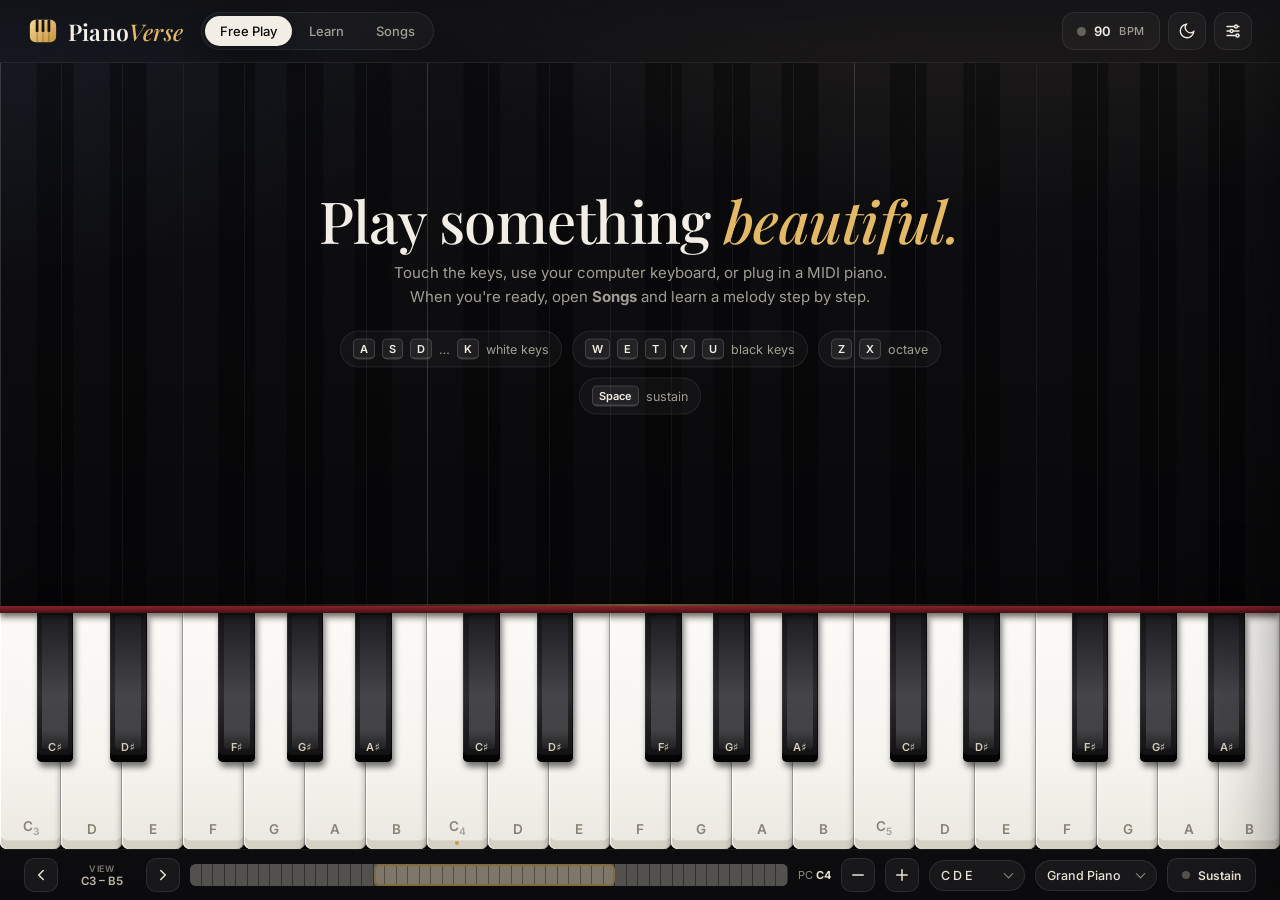
<file: app/index.html>
<!doctype html>
<html lang="en" data-theme="dark">
<head>
<meta charset="utf-8">
<meta name="viewport" content="width=device-width, initial-scale=1, viewport-fit=cover">
<meta name="theme-color" content="#0a0a0c">
<title>PianoVerse</title>
<link rel="preconnect" href="https://fonts.googleapis.com">
<link rel="preconnect" href="https://fonts.gstatic.com" crossorigin>
<link href="https://fonts.googleapis.com/css2?family=Inter:wght@400;500;600;700&family=Playfair+Display:ital,wght@0,500;0,600;0,700;1,500;1,600&display=swap" rel="stylesheet">
<style>
/* =====================================================================
   DESIGN TOKENS
   ===================================================================== */
:root{
  --bg:#0a0a0c; --bg-2:#111115; --surface:rgba(255,255,255,.035); --surface-2:rgba(255,255,255,.065);
  --solid:#16161b; --solid-2:#1c1c22; --line:rgba(255,255,255,.08); --line-2:rgba(255,255,255,.15);
  --text:#f2eee6; --muted:#a29e94; --faint:#66635c;
  --gold:#e3b866; --gold-2:#f6d999; --gold-ink:#1b1408; --gold-soft:rgba(227,184,102,.14);
  --blue:#7aaeff; --blue-soft:rgba(122,174,255,.16); --red:#ff7272; --green:#62d6a2;
  --glass:rgba(17,17,21,.74); --shadow:0 24px 70px rgba(0,0,0,.55); --shadow-sm:0 8px 24px rgba(0,0,0,.35);
  --hw-lane:rgba(255,255,255,.022); --hw-black:rgba(0,0,0,.32); --hw-line:rgba(255,255,255,.055); --hw-bar:rgba(255,255,255,.11);
  --radius:16px; --ease:cubic-bezier(.2,.75,.2,1);
  --kbh:clamp(124px, 27vh, 236px);
  --serif:'Playfair Display', 'Iowan Old Style', Georgia, serif;
  --sans:Inter, system-ui, -apple-system, 'Segoe UI', Roboto, sans-serif;
}
[data-theme="light"]{
  --bg:#f3efe6; --bg-2:#e9e3d6; --surface:rgba(40,28,8,.035); --surface-2:rgba(40,28,8,.07);
  --solid:#fffcf6; --solid-2:#f7f2e8; --line:rgba(40,28,8,.1); --line-2:rgba(40,28,8,.2);
  --text:#1d1a15; --muted:#6b665b; --faint:#a59f92;
  --gold:#a8771c; --gold-2:#c8952f; --gold-ink:#fffaf0; --gold-soft:rgba(168,119,28,.12);
  --blue:#2f6fd6; --blue-soft:rgba(47,111,214,.12); --red:#d64545; --green:#1f9d67;
  --glass:rgba(255,252,246,.82); --shadow:0 24px 60px rgba(70,48,10,.16); --shadow-sm:0 8px 22px rgba(70,48,10,.12);
  --hw-lane:rgba(40,28,8,.02); --hw-black:rgba(40,28,8,.05); --hw-line:rgba(40,28,8,.06); --hw-bar:rgba(40,28,8,.13);
}
*{box-sizing:border-box}
html,body{height:100%;margin:0}
body{
  font-family:var(--sans); color:var(--text); overflow:hidden; -webkit-font-smoothing:antialiased;
  background:
    radial-gradient(1100px 520px at 78% -12%, rgba(227,184,102,.10), transparent 62%),
    radial-gradient(900px 480px at -5% 0%, rgba(122,174,255,.07), transparent 60%),
    linear-gradient(180deg, var(--bg-2), var(--bg) 55%);
  background-color:var(--bg);
}
button,select,input,textarea{font:inherit;color:inherit}
button{cursor:pointer}
:focus-visible{outline:2px solid var(--gold);outline-offset:2px}
.sr{position:absolute;width:1px;height:1px;overflow:hidden;clip:rect(0 0 0 0)}

/* =====================================================================
   LAYOUT
   ===================================================================== */
.app{display:grid;grid-template-rows:auto minmax(0,1fr) auto;grid-template-columns:minmax(0,1fr);height:100vh;height:100dvh}
.app > *{min-width:0}
header.top{
  display:flex;align-items:center;gap:18px;padding:12px clamp(12px,2.2vw,28px);
  border-bottom:1px solid var(--line);position:relative;z-index:20;
  background:linear-gradient(180deg, var(--glass), transparent);
  backdrop-filter:blur(14px);-webkit-backdrop-filter:blur(14px);
}
.brand{display:flex;align-items:center;gap:10px;flex:0 0 auto}
.brand svg{width:30px;height:30px}
.logo{font-family:var(--serif);font-size:23px;font-weight:600;letter-spacing:.2px;white-space:nowrap}
.logo em{font-style:italic;color:var(--gold);font-weight:500}
.top-right{margin-left:auto;display:flex;align-items:center;gap:8px}

/* segmented controls */
.seg{display:inline-flex;padding:3px;border-radius:999px;background:var(--surface);border:1px solid var(--line);gap:2px;flex:0 0 auto}
.seg button{border:0;background:transparent;padding:7px 15px;border-radius:999px;font-size:13px;font-weight:500;color:var(--muted);transition:all .2s var(--ease);white-space:nowrap}
.seg button:hover{color:var(--text)}
.seg button.on{background:var(--text);color:var(--bg);box-shadow:var(--shadow-sm)}
.seg.sm button{padding:6px 11px;font-size:12.5px}
.seg.gold button.on{background:var(--gold);color:var(--gold-ink)}

.icon-btn{width:38px;height:38px;border-radius:12px;border:1px solid var(--line);background:var(--surface);display:grid;place-items:center;transition:all .2s var(--ease);flex:0 0 auto;padding:0}
.icon-btn:hover{background:var(--surface-2);border-color:var(--line-2)}
.icon-btn svg{width:18px;height:18px}
.chip{display:inline-flex;align-items:center;gap:8px;height:38px;padding:0 14px;border-radius:12px;border:1px solid var(--line);background:var(--surface);font-size:13px;font-weight:600;transition:all .2s var(--ease);white-space:nowrap}
.chip:hover{background:var(--surface-2)}
.chip small{font-weight:500;color:var(--muted);font-size:11px;letter-spacing:.06em}
.chip.on{border-color:var(--gold);color:var(--gold)}
.beat-dot{width:9px;height:9px;border-radius:50%;background:var(--faint);transition:transform .08s, background .08s, box-shadow .2s}
.beat-dot.tick{background:var(--gold);transform:scale(1.35);box-shadow:0 0 12px var(--gold)}
.beat-dot.tick.accent{background:var(--gold-2);transform:scale(1.7)}
.btn{border:1px solid var(--line-2);background:var(--surface);border-radius:12px;padding:9px 16px;font-size:13px;font-weight:600;transition:all .2s var(--ease);white-space:nowrap}
.btn:hover{background:var(--surface-2)}
.btn.pri{background:linear-gradient(180deg,var(--gold-2),var(--gold));color:var(--gold-ink);border-color:transparent;box-shadow:0 6px 20px rgba(227,184,102,.25)}
.btn.pri:hover{filter:brightness(1.06)}
.btn.ghost{border-color:transparent;background:transparent;color:var(--muted)}
.btn.ghost:hover{color:var(--text);background:var(--surface)}
.btn.sm{padding:6px 11px;font-size:12px;border-radius:10px}
.tog{border:1px solid var(--line);background:var(--surface);border-radius:999px;padding:6px 12px;font-size:12.5px;font-weight:500;color:var(--muted);transition:all .2s var(--ease);white-space:nowrap;display:inline-flex;align-items:center;gap:6px}
.tog.on{color:var(--gold);border-color:color-mix(in srgb,var(--gold) 60%,transparent);background:var(--gold-soft)}
.tog svg{width:14px;height:14px}

/* =====================================================================
   STAGE (falling-notes highway + overlays)
   ===================================================================== */
.stage{position:relative;overflow:hidden;min-height:0}
#hw{position:absolute;inset:0;width:100%;height:100%;display:block}

/* Free play HUD */
.free-hud{position:absolute;inset:0;display:none;pointer-events:none}
.mode-free .free-hud{display:block}
.fh-idle,.fh-live{position:absolute;left:50%;top:44%;transform:translate(-50%,-50%);text-align:center;transition:opacity .4s var(--ease), transform .4s var(--ease);width:min(92%,680px)}
.fh-idle h1{font-family:var(--serif);font-weight:500;font-size:clamp(30px,5.2vw,58px);margin:0 0 10px;letter-spacing:-.5px;line-height:1.05}
.fh-idle h1 em{color:var(--gold);font-style:italic}
.fh-idle p{color:var(--muted);margin:0 auto 22px;max-width:520px;line-height:1.6;font-size:15px}
.kbd-hints{display:flex;flex-wrap:wrap;gap:10px;justify-content:center;font-size:12.5px;color:var(--muted)}
.kbd-hints span{display:inline-flex;align-items:center;gap:7px;padding:7px 12px;border:1px solid var(--line);border-radius:999px;background:var(--surface)}
kbd{font-family:var(--sans);font-size:11px;font-weight:600;padding:2px 6px;border-radius:5px;border:1px solid var(--line-2);border-bottom-width:2px;background:var(--surface-2);color:var(--text)}
.fh-live{opacity:0}
.free-hud.live .fh-idle{opacity:0;transform:translate(-50%,-56%)}
.free-hud.live .fh-live{opacity:1}
.free-hud.dim .fh-live{opacity:.35}
.fh-note{font-family:var(--serif);font-size:clamp(54px,10vw,112px);line-height:1;font-weight:500;letter-spacing:-1px}
.fh-note sub{font-size:.35em;color:var(--muted);vertical-align:baseline;margin-left:4px;font-family:var(--sans);font-weight:500}
.fh-chord{margin-top:10px;font-size:clamp(15px,2vw,19px);color:var(--gold);font-weight:600;letter-spacing:.02em;min-height:1.4em}
.fh-alt{display:flex;justify-content:center;gap:8px;margin-top:16px;flex-wrap:wrap}
.fh-alt div{padding:7px 13px;border-radius:12px;background:var(--glass);border:1px solid var(--line);font-size:14px;font-weight:600}
.fh-alt label{display:block;font-size:9.5px;letter-spacing:.12em;text-transform:uppercase;color:var(--faint);font-weight:600;margin-bottom:2px}

/* Learn UI */
.learn{position:absolute;inset:0;display:none;pointer-events:none}
.mode-learn .learn{display:block}
.learn > *{pointer-events:auto}
.lbar{position:absolute;left:0;right:0;top:0;display:flex;align-items:center;gap:10px;padding:12px clamp(12px,2.2vw,28px);overflow-x:auto;scrollbar-width:none;white-space:nowrap;z-index:5}
.lbar::-webkit-scrollbar{display:none}
.song-pick{display:flex;align-items:center;gap:10px;padding:6px 14px 6px 8px;border-radius:14px;border:1px solid var(--line);background:var(--glass);backdrop-filter:blur(12px);-webkit-backdrop-filter:blur(12px);text-align:left;max-width:300px;flex:0 0 auto;transition:all .2s var(--ease)}
.song-pick:hover{border-color:var(--line-2)}
.sp-art{width:34px;height:34px;border-radius:10px;flex:0 0 auto;background:linear-gradient(135deg,hsl(var(--h,40) 55% 45%),hsl(calc(var(--h,40) + 40) 50% 22%));display:grid;place-items:center}
.sp-art svg{width:16px;height:16px;color:#fff;opacity:.9}
.sp-txt{min-width:0}
.sp-title{display:block;font-family:var(--serif);font-size:15px;font-weight:600;overflow:hidden;text-overflow:ellipsis}
.sp-meta{display:block;font-size:11px;color:var(--muted);margin-top:1px}
.speed{display:inline-flex;align-items:center;gap:8px;font-size:12px;color:var(--muted);padding:5px 12px;border-radius:999px;border:1px solid var(--line);background:var(--glass);flex:0 0 auto}
.speed output{font-weight:600;color:var(--text);min-width:34px;font-variant-numeric:tabular-nums}
.selwrap{position:relative;flex:0 0 auto}
select.sel{appearance:none;-webkit-appearance:none;border:1px solid var(--line);background:var(--glass);border-radius:999px;padding:7px 30px 7px 13px;font-size:12.5px;font-weight:500;cursor:pointer}
.selwrap::after{content:'';position:absolute;right:13px;top:50%;width:6px;height:6px;border-right:1.5px solid var(--muted);border-bottom:1.5px solid var(--muted);transform:translateY(-70%) rotate(45deg);pointer-events:none}
select.sel option{background:var(--solid);color:var(--text)}
.lbar .spacer{flex:1 1 auto}

.lcards{position:absolute;top:66px;left:clamp(12px,2.2vw,28px);right:clamp(12px,2.2vw,28px);display:flex;gap:14px;align-items:flex-start;z-index:4;pointer-events:none}
.lcards > *{pointer-events:auto}
.card-glass{background:var(--glass);border:1px solid var(--line);border-radius:var(--radius);backdrop-filter:blur(16px) saturate(1.2);-webkit-backdrop-filter:blur(16px) saturate(1.2);box-shadow:var(--shadow-sm)}
.step-card{padding:16px 18px 14px;width:min(460px,100%);transition:transform .25s var(--ease)}
.step-card.bump{animation:bump .3s var(--ease)}
@keyframes bump{40%{transform:scale(1.015)}}
.sc-top{display:flex;align-items:center;justify-content:space-between;gap:10px;font-size:11px;letter-spacing:.12em;text-transform:uppercase;color:var(--muted);font-weight:600}
.sc-hand{display:inline-flex;align-items:center;gap:6px;padding:3px 9px;border-radius:999px;background:var(--gold-soft);color:var(--gold);letter-spacing:.06em}
.sc-hand.L{background:var(--blue-soft);color:var(--blue)}
.sc-main{font-family:var(--serif);font-size:clamp(24px,3vw,32px);margin:6px 0 12px;font-weight:500;line-height:1.15}
.sc-main b{font-weight:600;color:var(--gold)}
.sc-main.L b{color:var(--blue)}
.sc-main .sub{font-family:var(--sans);font-size:13px;color:var(--muted);font-weight:500;margin-left:6px}
.nots{display:grid;grid-template-columns:repeat(5,1fr);gap:6px}
.nt{padding:8px 6px 7px;border-radius:11px;background:var(--surface);border:1px solid var(--line);text-align:center;min-width:0}
.nt label{display:block;font-size:9px;letter-spacing:.13em;text-transform:uppercase;color:var(--faint);font-weight:600;margin-bottom:3px;white-space:nowrap}
.nt span{font-size:16px;font-weight:600;white-space:nowrap}
.nt.fin span{display:inline-flex;align-items:center;gap:6px}
.hand-ico{display:inline-flex;align-items:flex-end;gap:2px;height:16px}
.hand-ico i{display:block;width:3.5px;border-radius:2px;background:var(--line-2)}
.hand-ico i.on{background:var(--gold)}
.L .hand-ico i.on{background:var(--blue)}
.coach{display:flex;gap:9px;align-items:flex-start;margin-top:11px;font-size:13px;line-height:1.5;color:var(--muted);min-height:20px}
.coach svg{flex:0 0 auto;width:16px;height:16px;margin-top:2px;color:var(--gold)}
.coach.warn{color:var(--red)}
.coach.warn svg{color:var(--red)}
.coach.good{color:var(--green)}
.coach.good svg{color:var(--green)}
.sc-actions{display:flex;gap:6px;margin-top:10px}
.staff-card{padding:8px 10px 4px;width:270px;flex:0 0 auto}
.staff-card .cap{font-size:9.5px;letter-spacing:.13em;text-transform:uppercase;color:var(--faint);font-weight:600;padding:4px 6px 0}
#staff{display:block;width:100%;height:auto}
.st-line{stroke:var(--muted);stroke-width:1;opacity:.55}
.st-ledger{stroke:var(--muted);stroke-width:1.2}
.st-clef{fill:var(--muted);font-family:'Noto Music','Bravura','Segoe UI Symbol','Apple Symbols',serif}
.st-cur{fill:var(--gold);stroke:var(--gold)}
.st-cur.L{fill:var(--blue);stroke:var(--blue)}
.st-next{fill:var(--faint);stroke:var(--faint)}
.st-hollow{fill:none;stroke-width:1.6}
.st-lbl{fill:var(--text);font-size:11px;font-weight:600;font-family:var(--sans)}
.st-acc{font-size:15px;font-family:var(--sans)}

.hud{position:absolute;right:clamp(12px,2.2vw,28px);top:66px;padding:12px 16px;display:none;gap:18px;z-index:4}
.hud.show{display:flex}
.hud div{text-align:center}
.hud label{display:block;font-size:9.5px;letter-spacing:.13em;text-transform:uppercase;color:var(--faint);font-weight:600}
.hud b{font-size:20px;font-variant-numeric:tabular-nums;font-weight:600}
.lyrics{margin-top:10px;padding:9px 13px;border-radius:12px;background:var(--surface);border:1px solid var(--line);font-family:var(--serif);font-size:clamp(17px,1.7vw,21px);line-height:1.35}
.lyrics:empty{display:none}
.lyrics span{color:var(--faint);transition:color .2s,text-shadow .2s}
.lyrics span.done{color:var(--muted)}
.lyrics span.cur{color:var(--gold);text-shadow:0 0 18px rgba(227,184,102,.45)}
.lyrics span.cur.L{color:var(--blue)}
.progress{position:absolute;left:0;right:0;bottom:0;height:3px;background:var(--line);z-index:3}
.progress i{display:block;height:100%;width:0;background:linear-gradient(90deg,var(--gold),var(--gold-2));box-shadow:0 0 12px var(--gold);transition:width .25s var(--ease)}
.judge{position:absolute;left:50%;top:46%;transform:translate(-50%,-50%);font-family:var(--serif);font-style:italic;font-size:clamp(28px,4vw,46px);font-weight:600;pointer-events:none;opacity:0;z-index:6;text-shadow:0 4px 30px rgba(0,0,0,.4)}
.judge.go{animation:judge .7s var(--ease) forwards}
.judge.perfect{color:var(--gold-2)} .judge.good{color:var(--green)} .judge.miss{color:var(--red)} .judge.count{color:var(--text);font-size:clamp(60px,9vw,110px);font-style:normal}
@keyframes judge{0%{opacity:0;transform:translate(-50%,-30%) scale(.9)}20%{opacity:1;transform:translate(-50%,-50%) scale(1)}100%{opacity:0;transform:translate(-50%,-75%) scale(1.02)}}
.empty-learn{position:absolute;inset:0;display:none;place-items:center;text-align:center;z-index:7;padding:20px}
.empty-learn.show{display:grid}
.empty-learn h2{font-family:var(--serif);font-weight:500;font-size:clamp(26px,4vw,40px);margin:0 0 8px}
.empty-learn p{color:var(--muted);margin:0 0 18px}

/* =====================================================================
   KEYBOARD
   ===================================================================== */
.kbwrap{position:relative;z-index:10;background:linear-gradient(180deg,#141418,#0b0b0d);box-shadow:0 -20px 50px rgba(0,0,0,.35)}
[data-theme="light"] .kbwrap{background:linear-gradient(180deg,#2b2621,#1a1714)}
.felt{height:7px;position:relative;z-index:6;background:linear-gradient(180deg,#86222a,#4c1015);box-shadow:0 3px 6px rgba(0,0,0,.6)}
#kbScroll{position:relative;height:var(--kbh);overflow-x:auto;overflow-y:hidden;scrollbar-width:none;touch-action:none;-webkit-user-select:none;user-select:none;-webkit-touch-callout:none;background:#060607}
#kbScroll::-webkit-scrollbar{display:none}
#kbInner{position:relative;height:100%;--wk:40px;width:calc(var(--wk) * 52)}
.key{position:absolute;top:0;-webkit-tap-highlight-color:transparent}
.wkey{left:calc(var(--i) * var(--wk));width:var(--wk);height:100%;z-index:1;border-radius:0 0 7px 7px;
  background:linear-gradient(180deg,#dedad2 0%,#fbfaf7 5%,#f6f4ef 62%,#ebe8e0 100%);
  box-shadow:inset -1px 0 0 rgba(0,0,0,.26), inset 1px 0 0 rgba(255,255,255,.9), inset 0 -8px 0 #d6d1c5, inset 0 -9px 0 rgba(0,0,0,.07), 0 5px 7px rgba(0,0,0,.4);
  transition:transform .15s var(--ease), box-shadow .15s var(--ease), background .18s}
.wkey::after{content:'';position:absolute;left:8%;right:8%;bottom:9px;height:46%;border-radius:8px;background:radial-gradient(ellipse at 50% 100%, var(--glow,rgba(227,184,102,.8)), transparent 70%);opacity:0;transition:opacity .22s}
.wkey.down{transform:translateY(1.5px);background:linear-gradient(180deg,#c9c4b9 0%,#efebe1 9%,#f1e7cf 100%);box-shadow:inset -1px 0 0 rgba(0,0,0,.3), inset 0 -3px 0 #cfc8b5, inset 0 8px 10px -6px rgba(0,0,0,.35), 0 1px 2px rgba(0,0,0,.45)}
.wkey.down::after{opacity:1}
.bkey{left:calc((var(--i) + 1) * var(--wk) - var(--wk) * .3 + var(--o) * var(--wk));width:calc(var(--wk) * .6);height:63%;z-index:3;border-radius:0 0 5px 5px;
  background:linear-gradient(180deg,#151518 0%,#2a2a2f 55%,#101012 100%);
  box-shadow:inset 0 -8px 1px -1px #040405, inset 1px 0 0 rgba(255,255,255,.08), inset -1px 0 0 rgba(0,0,0,.6), 2px 5px 6px rgba(0,0,0,.55);
  transition:height .12s var(--ease), box-shadow .12s var(--ease), background .18s}
.bkey::before{content:'';position:absolute;left:15%;right:15%;top:2px;height:calc(100% - 15px);border-radius:0 0 3px 3px;background:linear-gradient(180deg,rgba(255,255,255,.03),rgba(255,255,255,.17) 86%,rgba(255,255,255,.05));pointer-events:none}
.bkey.down{height:62%;box-shadow:inset 0 -3px 1px -1px #040405, inset 0 0 12px rgba(227,184,102,.35), 1px 2px 3px rgba(0,0,0,.5);background:linear-gradient(180deg,#121214,#2c271d 55%,#4a3a1a 100%)}
/* learning states */
.wkey.target{background:linear-gradient(180deg,#e6cf98 0%,#fff3d3 7%,#f7d98e 100%);box-shadow:inset -1px 0 0 rgba(0,0,0,.2), inset 0 -8px 0 #d9b25d, 0 0 22px rgba(227,184,102,.55), 0 5px 7px rgba(0,0,0,.4)}
.wkey.target::after{opacity:1;--glow:rgba(255,226,150,.95);animation:pulse 1.2s ease-in-out infinite}
.bkey.target{background:linear-gradient(180deg,#3a2c10,#c69538 78%,#8d6520);box-shadow:inset 0 -8px 1px -1px #5a3f10, 0 0 18px rgba(227,184,102,.7)}
.wkey.target.tL{background:linear-gradient(180deg,#b9cdee 0%,#e8f0ff 7%,#a9c7ff 100%);box-shadow:inset -1px 0 0 rgba(0,0,0,.2), inset 0 -8px 0 #7fa3e0, 0 0 22px rgba(122,174,255,.55)}
.wkey.target.tL::after{--glow:rgba(160,200,255,.95)}
.bkey.target.tL{background:linear-gradient(180deg,#0f1f3a,#4f86e0 78%,#2f5bb0);box-shadow:0 0 18px rgba(122,174,255,.7)}
.wkey.pv1{background:linear-gradient(180deg,#e3dccb 0%,#fdf8ea 7%,#f6ebcc 100%)}
.wkey.pv2{background:linear-gradient(180deg,#e2ddd2 0%,#fcfaf3 7%,#f5efdf 100%)}
.bkey.pv1{background:linear-gradient(180deg,#1a1712,#5a4724 85%,#2c2416)}
.bkey.pv2{background:linear-gradient(180deg,#18171a,#3d3426 85%,#1e1b16)}
.wkey.auto{background:linear-gradient(180deg,#bfcbe0 0%,#eef3ff 7%,#cfdcf7 100%)}
.wkey.auto::after{opacity:.9;--glow:rgba(122,174,255,.8)}
.bkey.auto{background:linear-gradient(180deg,#121826,#3d64a8 85%,#24406f)}
.wkey.hit{background:linear-gradient(180deg,#c7e6d2 0%,#effff5 7%,#b9ecd0 100%)!important}
.bkey.hit{background:linear-gradient(180deg,#0f2419,#2f9e69 85%,#1c6644)!important}
.wkey.wrong{background:linear-gradient(180deg,#e8c3c3 0%,#fff0f0 7%,#f6b9b9 100%)!important;animation:shake .3s}
.bkey.wrong{background:linear-gradient(180deg,#2a0f0f,#b84444 85%,#702424)!important;animation:shake .3s}
.key.hint{animation:hintbob .5s var(--ease) 2}
@keyframes pulse{0%,100%{opacity:.55}50%{opacity:1}}
@keyframes shake{25%{translate:-2px 0}75%{translate:2px 0}}
@keyframes hintbob{50%{translate:0 4px}}
.kl{position:absolute;left:0;right:0;bottom:12px;text-align:center;font-size:clamp(8.5px,calc(var(--wk) * .27),13.5px);font-weight:600;color:#8a8476;pointer-events:none;z-index:2;line-height:1.1;letter-spacing:.01em}
.bkey .kl{bottom:9px;color:#d5cdb9;font-size:clamp(7px,calc(var(--wk) * .2),11px)}
.wkey.target .kl,.wkey.pv1 .kl{color:#6d5113}
.wkey.target.tL .kl{color:#1d3e78}
.mc::before{content:'';position:absolute;left:50%;bottom:4px;width:4px;height:4px;margin-left:-2px;border-radius:50%;background:#c49a46;z-index:2}
/* sargam marks */
.sg{position:relative;display:inline-block}
.sg.komal{text-decoration:underline;text-underline-offset:2px;text-decoration-thickness:1.5px}
.sg.tivra::after{content:'';position:absolute;left:50%;top:-4px;width:1.5px;height:5px;background:currentColor;margin-left:-.75px}
.sg[data-o="1"]::before,.sg[data-o="2"]::before{content:'•';position:absolute;left:0;right:0;top:-.8em;font-size:.7em;text-align:center;line-height:1}
.sg[data-o="2"]::before{content:'••'}
.sg[data-o="-1"] .od,.sg[data-o="-2"] .od{position:absolute;left:0;right:0;bottom:-.75em;font-size:.7em;text-align:center;line-height:1}
.sg.tivra[data-o="1"]::after{top:-1.15em}

/* key strip below the keys */
.kstrip{display:flex;align-items:center;gap:10px;padding:8px clamp(10px,2vw,24px);border-top:1px solid rgba(255,255,255,.05);color:#d8d2c4}
.kstrip .icon-btn{width:34px;height:34px;border-radius:10px;background:rgba(255,255,255,.05);border-color:rgba(255,255,255,.09);color:#e7e1d3}
.kstrip .icon-btn:hover{background:rgba(255,255,255,.1)}
.oct{display:flex;align-items:center;gap:6px}
.oct-lbl{font-size:11.5px;font-weight:600;min-width:76px;text-align:center;color:#bdb6a6;font-variant-numeric:tabular-nums}
.oct-lbl small{display:block;font-size:9px;color:#7c7668;letter-spacing:.1em;text-transform:uppercase;font-weight:600}
.mm{position:relative;flex:1 1 auto;height:22px;border-radius:6px;cursor:pointer;min-width:80px;overflow:hidden;background:repeating-linear-gradient(90deg,#d8d4cb 0,#d8d4cb calc(100%/52 - 1px),#7d796f calc(100%/52 - 1px),#7d796f calc(100%/52));opacity:.55;touch-action:none}
.mm-win{position:absolute;top:0;bottom:0;border-radius:6px;border:2px solid var(--gold);background:rgba(227,184,102,.18);box-shadow:0 0 0 999px rgba(0,0,0,.35)}
.pedal{display:inline-flex;align-items:center;gap:8px;height:34px;padding:0 14px;border-radius:10px;border:1px solid rgba(255,255,255,.1);background:rgba(255,255,255,.05);font-size:12px;font-weight:600;color:#e7e1d3;transition:all .18s var(--ease);touch-action:none}
.pedal i{width:8px;height:8px;border-radius:50%;background:#55524b;transition:all .18s}
.pedal.on{border-color:var(--gold);color:var(--gold);background:rgba(227,184,102,.12)}
.pedal.on i{background:var(--gold);box-shadow:0 0 10px var(--gold)}
.kstrip select.sel{background:rgba(255,255,255,.05);border-color:rgba(255,255,255,.09);color:#e7e1d3;padding:7px 28px 7px 11px}
.kstrip .selwrap::after{border-color:#9c9586}
.pc-oct{font-size:11px;color:#8f897b;white-space:nowrap}
.pc-oct b{color:#e7e1d3}

/* =====================================================================
   OVERLAYS: library, settings drawer, completion, toast
   ===================================================================== */
.overlay{position:fixed;inset:0;z-index:60;display:grid;place-items:center;background:rgba(5,5,7,.55);backdrop-filter:blur(10px);-webkit-backdrop-filter:blur(10px);opacity:0;pointer-events:none;transition:opacity .25s var(--ease);padding:clamp(0px,3vw,36px)}
[data-theme="light"] .overlay{background:rgba(60,45,20,.2)}
.overlay.open{opacity:1;pointer-events:auto}
.sheet{background:var(--solid);border:1px solid var(--line);border-radius:22px;box-shadow:var(--shadow);width:min(1180px,100%);max-height:100%;display:flex;flex-direction:column;transform:translateY(14px) scale(.985);transition:transform .3s var(--ease);overflow:hidden}
.overlay.open .sheet{transform:none}
.lib-head{padding:24px clamp(16px,3vw,32px) 0;display:flex;align-items:flex-start;gap:16px;flex-wrap:wrap}
.lib-head h2{font-family:var(--serif);font-weight:500;font-size:clamp(26px,3.4vw,38px);margin:0;letter-spacing:-.3px}
.lib-head p{margin:4px 0 0;color:var(--muted);font-size:14px}
.lib-head .x{margin-left:auto}
.stats{display:flex;gap:10px;flex-wrap:wrap;padding:16px clamp(16px,3vw,32px) 0}
.stat{display:flex;align-items:center;gap:10px;padding:10px 14px;border-radius:14px;background:var(--surface);border:1px solid var(--line)}
.stat svg{width:18px;height:18px;color:var(--gold)}
.stat b{font-size:16px;display:block;line-height:1.1}
.stat span{font-size:11px;color:var(--muted)}
.lib-tools{display:flex;gap:10px;align-items:center;flex-wrap:wrap;padding:18px clamp(16px,3vw,32px) 14px;border-bottom:1px solid var(--line)}
.search{flex:1 1 200px;display:flex;align-items:center;gap:8px;padding:0 12px;border:1px solid var(--line);border-radius:12px;background:var(--surface);height:38px;max-width:340px}
.search svg{width:16px;height:16px;color:var(--faint)}
.search input{border:0;background:transparent;outline:0;flex:1;font-size:13.5px;min-width:0}
.grid{display:grid;align-content:start;flex:1 1 auto;min-height:0;grid-template-columns:repeat(auto-fill,minmax(232px,1fr));gap:16px;padding:20px clamp(16px,3vw,32px) 30px;overflow-y:auto}
.card{border:1px solid var(--line);background:var(--bg-2);border-radius:18px;overflow:hidden;text-align:left;padding:0;transition:transform .22s var(--ease), box-shadow .22s var(--ease), border-color .22s;display:flex;flex-direction:column}
[data-theme="light"] .card{background:#fff}
.card:hover{transform:translateY(-3px);box-shadow:var(--shadow-sm);border-color:var(--line-2)}
.art{position:relative;height:104px;flex:0 0 104px;background:
  radial-gradient(120% 90% at 85% 0%, hsla(calc(var(--h) + 30),70%,62%,.55), transparent 60%),
  linear-gradient(135deg,hsl(var(--h) 45% 30%),hsl(calc(var(--h) + 35) 40% 13%));overflow:hidden}
.art svg{position:absolute;left:0;right:0;bottom:8px;width:100%;height:62px}
.art polyline{fill:none;stroke:rgba(255,255,255,.85);stroke-width:1.6;stroke-linejoin:round;stroke-linecap:round;vector-effect:non-scaling-stroke}
.art .dots circle{fill:rgba(255,255,255,.9)}
.diff{position:absolute;top:10px;left:10px;font-size:10px;font-weight:700;letter-spacing:.1em;text-transform:uppercase;padding:4px 8px;border-radius:999px;background:rgba(0,0,0,.35);color:#fff;backdrop-filter:blur(6px)}
.diff.beginner::before,.diff.easy::before,.diff.intermediate::before{content:'';display:inline-block;width:6px;height:6px;border-radius:50%;margin-right:6px;vertical-align:1px}
.diff.beginner::before{background:#7ee2a8}.diff.easy::before{background:#f6d999}.diff.intermediate::before{background:#ff9b7a}
.ctag{position:absolute;top:10px;right:10px;font-size:10px;font-weight:600;padding:4px 8px;border-radius:999px;background:rgba(255,255,255,.18);color:#fff}
.cbody{padding:14px 16px 15px;display:flex;flex-direction:column;gap:6px;flex:1}
.cbody h3{font-family:var(--serif);font-size:18px;font-weight:600;margin:0;line-height:1.2}
.cbody p{margin:0;font-size:12px;color:var(--muted);line-height:1.45}
.cmeta{display:flex;align-items:center;gap:10px;font-size:11.5px;color:var(--muted);margin-top:auto;padding-top:6px}
.cmeta .stars{margin-left:auto;display:inline-flex;gap:2px}
.stars svg{width:14px;height:14px}
.stars .on{color:var(--gold)} .stars .off{color:var(--line-2)}
.no-res{grid-column:1/-1;text-align:center;color:var(--muted);padding:40px 0}

.drawer{position:fixed;top:0;right:0;bottom:0;width:min(400px,100%);z-index:70;background:var(--solid);border-left:1px solid var(--line);box-shadow:var(--shadow);transform:translateX(102%);transition:transform .3s var(--ease);display:flex;flex-direction:column}
.drawer.open{transform:none}
.scrim{position:fixed;inset:0;z-index:65;background:rgba(0,0,0,.35);opacity:0;pointer-events:none;transition:opacity .25s}
.scrim.open{opacity:1;pointer-events:auto}
.dr-head{display:flex;align-items:center;padding:20px 22px 12px}
.dr-head h2{font-family:var(--serif);font-weight:500;font-size:26px;margin:0}
.dr-head .icon-btn{margin-left:auto}
.dr-body{overflow-y:auto;padding:4px 22px 30px}
.grp{padding:16px 0;border-bottom:1px solid var(--line)}
.grp h4{margin:0 0 12px;font-size:10.5px;letter-spacing:.14em;text-transform:uppercase;color:var(--faint);font-weight:700}
.row{display:flex;align-items:center;gap:12px;margin:10px 0;font-size:13.5px}
.row > label{flex:0 0 118px;color:var(--muted)}
.row .ctl{flex:1;display:flex;align-items:center;gap:10px;min-width:0}
.row output{font-size:12px;font-weight:600;min-width:38px;text-align:right;font-variant-numeric:tabular-nums}
.row .selwrap{flex:1}
.row select.sel{width:100%;background:var(--surface);border-radius:10px}
.stepper{display:inline-flex;align-items:center;border:1px solid var(--line);border-radius:10px;overflow:hidden}
.stepper button{border:0;background:var(--surface);width:34px;height:32px;font-size:16px}
.stepper span{min-width:46px;text-align:center;font-weight:600;font-size:13px;font-variant-numeric:tabular-nums}
.status{font-size:12px;color:var(--muted);display:flex;align-items:center;gap:8px;line-height:1.4}
.status i{width:7px;height:7px;border-radius:50%;background:var(--faint);flex:0 0 auto}
.status.ok i{background:var(--green)} .status.load i{background:var(--gold);animation:pulse 1s infinite} .status.bad i{background:var(--red)}
textarea.json{width:100%;min-height:110px;border:1px solid var(--line);border-radius:12px;background:var(--surface);padding:10px;font-family:ui-monospace,Menlo,monospace;font-size:11.5px;resize:vertical}
.shortcuts{display:grid;grid-template-columns:auto 1fr;gap:7px 12px;font-size:12.5px;color:var(--muted);align-items:center}

input[type=range]{-webkit-appearance:none;appearance:none;height:4px;border-radius:4px;background:var(--line-2);outline:none;flex:1;min-width:60px;accent-color:var(--gold)}
input[type=range]::-webkit-slider-thumb{-webkit-appearance:none;width:16px;height:16px;border-radius:50%;background:var(--gold-2);border:2px solid var(--gold);box-shadow:0 2px 6px rgba(0,0,0,.35);cursor:pointer}
input[type=range]::-moz-range-thumb{width:14px;height:14px;border-radius:50%;background:var(--gold-2);border:2px solid var(--gold);cursor:pointer}

/* metronome popover */
.metro-wrap{position:relative}
.pop{position:absolute;right:0;top:calc(100% + 10px);width:290px;padding:18px;z-index:40;opacity:0;transform:translateY(-6px);pointer-events:none;transition:all .2s var(--ease)}
.pop.open{opacity:1;transform:none;pointer-events:auto}
.mp-bpm{display:flex;align-items:center;justify-content:space-between;gap:10px}
.mp-bpm b{font-family:var(--serif);font-size:46px;font-weight:500;line-height:1;font-variant-numeric:tabular-nums}
.mp-bpm small{color:var(--muted);font-size:11px;letter-spacing:.12em;margin-left:4px}
.mp-beats{display:flex;gap:6px;margin:12px 0 4px}
.mp-beats i{flex:1;height:6px;border-radius:4px;background:var(--line-2);transition:background .08s}
.mp-beats i.on{background:var(--gold)}
.mp-row{display:flex;align-items:center;gap:8px;margin-top:12px}

/* completion modal */
.done-sheet{width:min(440px,100%);padding:34px 30px 26px;text-align:center}
.done-sheet h2{font-family:var(--serif);font-weight:500;font-size:34px;margin:6px 0 4px}
.done-sheet p.sub{color:var(--muted);margin:0 0 18px;font-size:14px}
.big-stars{display:flex;justify-content:center;gap:10px;margin-bottom:6px}
.big-stars svg{width:46px;height:46px;color:var(--line-2);transform:scale(.6);opacity:.4;transition:all .45s var(--ease)}
.big-stars svg.on{color:var(--gold);transform:scale(1);opacity:1;filter:drop-shadow(0 4px 16px rgba(227,184,102,.55))}
.done-stats{display:grid;grid-template-columns:repeat(3,1fr);gap:8px;margin:18px 0 22px}
.done-stats div{padding:12px 6px;border-radius:14px;background:var(--surface);border:1px solid var(--line)}
.done-stats b{display:block;font-size:20px}
.done-stats span{font-size:10.5px;letter-spacing:.1em;text-transform:uppercase;color:var(--faint);font-weight:600}
.done-actions{display:flex;flex-wrap:wrap;gap:8px;justify-content:center}

.toast{position:fixed;left:50%;top:76px;transform:translate(-50%,-10px);z-index:90;padding:10px 16px;border-radius:12px;background:var(--solid-2);border:1px solid var(--line-2);box-shadow:var(--shadow-sm);font-size:13px;font-weight:500;opacity:0;pointer-events:none;transition:all .25s var(--ease);max-width:min(92vw,460px);text-align:center}
.toast.show{opacity:1;transform:translate(-50%,0)}

.rotate{position:fixed;inset:0;z-index:95;display:none;place-items:center;text-align:center;padding:30px;background:var(--bg)}
.rotate svg{width:64px;height:64px;color:var(--gold);animation:rot 2.4s var(--ease) infinite}
.rotate h3{font-family:var(--serif);font-weight:500;font-size:26px;margin:16px 0 6px}
.rotate p{color:var(--muted);margin:0 0 18px;font-size:14px}
@keyframes rot{0%,30%{transform:rotate(0)}60%,100%{transform:rotate(-90deg)}}
@media (max-width:640px) and (orientation:portrait){ body:not(.no-rotate) .rotate{display:grid} }

/* =====================================================================
   RESPONSIVE
   ===================================================================== */
@media (max-width:900px){
  .staff-card{display:none}
  .hide-md{display:none!important}
}
@media (max-width:720px){
  header.top{gap:10px}
  .logo{font-size:19px}
  .seg button{padding:6px 11px;font-size:12px}
  .chip small{display:none}
  .hide-sm{display:none!important}
  .nots{grid-template-columns:repeat(5,1fr);gap:4px}
  .nt span{font-size:14px}
}
@media (max-width:520px){
  .brand .logo{display:none}
}
/* short landscape screens (phones) — compact learn panel */
@media (max-height:560px){
  :root{--kbh:clamp(100px,30vh,160px)}
  header.top{padding-top:7px;padding-bottom:7px}
  .icon-btn,.chip{height:32px}
  .icon-btn{width:32px}
  .lbar{padding-top:8px;padding-bottom:8px}
  .lcards{top:52px}
  .hud{top:52px;padding:8px 12px}
  .step-card{padding:10px 12px;width:min(520px,100%)}
  .sc-main{font-size:20px;margin:2px 0 6px}
  .nt{padding:4px 4px}
  .nt label{font-size:8px;margin-bottom:1px}
  .nt span{font-size:13px}
  .coach{margin-top:6px;font-size:12px}
  .sc-actions{display:none}
  .staff-card{display:none}
  .lyrics{margin-top:6px;padding:4px 10px;font-size:15px;white-space:nowrap;overflow:hidden;text-overflow:ellipsis}
  .step-card{width:min(430px,62%)}
  .sc-top{font-size:9.5px}
  .coach{display:none}
  .coach.warn{display:flex}
  .nots{gap:3px}
  header.top .logo{font-size:17px}
  .kstrip .icon-btn{width:28px;height:28px}
  .pedal{height:28px}
  .mm{height:16px}
  .kstrip{padding-top:5px;padding-bottom:5px}
  .fh-idle p{display:none}
}
@media (prefers-reduced-motion:reduce){*{animation-duration:.01ms!important;transition-duration:.01ms!important}}
</style>
</head>
<body class="mode-free">
<div class="app" id="app">
  <!-- ================= TOP BAR ================= -->
  <header class="top">
    <div class="brand">
      <svg viewBox="0 0 32 32" aria-hidden="true"><defs><linearGradient id="lg" x1="0" y1="0" x2="1" y2="1"><stop offset="0" stop-color="#f6d999"/><stop offset="1" stop-color="#c8923a"/></linearGradient></defs><rect x="2" y="4" width="28" height="24" rx="6" fill="url(#lg)"/><g fill="#1b1408"><rect x="8.2" y="4" width="3" height="13" rx="1"/><rect x="14.5" y="4" width="3" height="13" rx="1"/><rect x="20.8" y="4" width="3" height="13" rx="1"/></g><g stroke="#1b1408" stroke-opacity=".35"><line x1="9.75" y1="17" x2="9.75" y2="28"/><line x1="16" y1="17" x2="16" y2="28"/><line x1="22.25" y1="17" x2="22.25" y2="28"/></g></svg>
      <span class="logo">Piano<em>Verse</em></span>
    </div>
    <nav class="seg" id="modeSeg" aria-label="Mode">
      <button data-mode="free" class="on">Free Play</button>
      <button data-mode="learn">Learn</button>
      <button data-mode="songs">Songs</button>
    </nav>
    <div class="top-right">
      <div class="metro-wrap">
        <button class="chip" id="metroBtn" aria-label="Metronome"><span class="beat-dot" id="beatDot"></span><span id="metroLbl">90</span><small>BPM</small></button>
        <div class="pop card-glass" id="metroPop">
          <div class="mp-bpm"><div><b id="mpBpm">90</b><small>BPM</small></div>
            <div class="stepper"><button id="mpMinus" aria-label="Slower">−</button><button id="mpPlus" aria-label="Faster">+</button></div></div>
          <input type="range" id="mpSlider" min="40" max="200" value="90" style="width:100%;margin-top:14px" aria-label="Tempo">
          <div class="mp-beats" id="mpBeats"></div>
          <div class="mp-row"><div class="seg sm" id="sigSeg"><button data-sig="2/4">2/4</button><button data-sig="3/4">3/4</button><button data-sig="4/4" class="on">4/4</button><button data-sig="6/8">6/8</button></div></div>
          <div class="mp-row"><button class="btn pri" id="mpStart" style="flex:1">Start</button><button class="btn" id="mpTap">Tap tempo</button></div>
        </div>
      </div>
      <button class="icon-btn" id="themeBtn" aria-label="Toggle theme"><svg viewBox="0 0 24 24" fill="none" stroke="currentColor" stroke-width="1.8" stroke-linecap="round"><path id="themeIco" d="M21 12.8A9 9 0 1 1 11.2 3a7 7 0 0 0 9.8 9.8z"/></svg></button>
      <button class="icon-btn" id="settingsBtn" aria-label="Settings"><svg viewBox="0 0 24 24" fill="none" stroke="currentColor" stroke-width="1.8" stroke-linecap="round" stroke-linejoin="round"><path d="M4 6h10M18 6h2M4 12h4M12 12h8M4 18h12M20 18h0"/><circle cx="16" cy="6" r="2"/><circle cx="10" cy="12" r="2"/><circle cx="18" cy="18" r="2"/></svg></button>
    </div>
  </header>

  <!-- ================= STAGE ================= -->
  <main class="stage" id="stage">
    <canvas id="hw" aria-hidden="true"></canvas>

    <div class="free-hud" id="freeHud">
      <div class="fh-idle">
        <h1>Play something <em>beautiful.</em></h1>
        <p>Touch the keys, use your computer keyboard, or plug in a MIDI piano. When you're ready, open <b>Songs</b> and learn a melody step by step.</p>
        <div class="kbd-hints">
          <span><kbd>A</kbd><kbd>S</kbd><kbd>D</kbd>…<kbd>K</kbd> white keys</span>
          <span><kbd>W</kbd><kbd>E</kbd><kbd>T</kbd><kbd>Y</kbd><kbd>U</kbd> black keys</span>
          <span><kbd>Z</kbd><kbd>X</kbd> octave</span>
          <span><kbd>Space</kbd> sustain</span>
        </div>
      </div>
      <div class="fh-live">
        <div class="fh-note" id="fhNote">C<sub>4</sub></div>
        <div class="fh-chord" id="fhChord"></div>
        <div class="fh-alt" id="fhAlt"></div>
      </div>
    </div>

    <div class="learn" id="learnUI">
      <div class="lbar">
        <button class="song-pick" id="songPick"><span class="sp-art" id="spArt"><svg viewBox="0 0 24 24" fill="currentColor"><path d="M9 18V5l12-2v13" fill="none" stroke="currentColor" stroke-width="2"/><circle cx="6" cy="18" r="3"/><circle cx="18" cy="16" r="3"/></svg></span><span class="sp-txt"><span class="sp-title" id="lTitle">Choose a song</span><span class="sp-meta" id="lMeta">Library</span></span></button>
        <div class="seg sm gold" id="lModeSeg"><button data-lm="step" class="on">Step-by-step</button><button data-lm="play">Play-along</button><button data-lm="listen">Listen</button></div>
        <div class="seg sm" id="handSeg"><button data-h="R">Right</button><button data-h="L">Left</button><button data-h="B" class="on">Both</button></div>
        <label class="speed">Speed <input type="range" id="speed" min="40" max="120" step="5" value="100" aria-label="Speed"><output id="speedOut">100%</output></label>
        <div class="selwrap"><select class="sel" id="sectionSel" aria-label="Section"></select></div>
        <button class="tog" id="loopBtn"><svg viewBox="0 0 24 24" fill="none" stroke="currentColor" stroke-width="2" stroke-linecap="round"><path d="M17 2l4 4-4 4"/><path d="M3 11V9a3 3 0 0 1 3-3h15M7 22l-4-4 4-4"/><path d="M21 13v2a3 3 0 0 1-3 3H3"/></svg>Loop</button>
        <button class="tog" id="clickBtn"><svg viewBox="0 0 24 24" fill="none" stroke="currentColor" stroke-width="2" stroke-linecap="round"><path d="M8 21h8l-3-17h-2z"/><path d="M12 14l5-6"/></svg>Click</button>
        <span class="spacer"></span>
        <button class="btn pri sm" id="playBtn">Start</button>
        <button class="btn sm" id="restartBtn">Restart</button>
      </div>

      <div class="lcards">
        <section class="step-card card-glass" id="stepCard" aria-live="polite">
          <div class="sc-top"><span id="scStep">Step 1 of 1</span><span class="sc-hand" id="scHand">Right hand</span></div>
          <div class="sc-main" id="scMain">Press <b id="scNote">C4</b></div>
          <div class="nots">
            <div class="nt"><label>Western</label><span id="ntW">C</span></div>
            <div class="nt"><label>Sargam</label><span id="ntS">Sa</span></div>
            <div class="nt"><label>Solfège</label><span id="ntF">Do</span></div>
            <div class="nt"><label>PC key</label><span id="ntK">A</span></div>
            <div class="nt fin" id="ntFinWrap"><label>Finger</label><span id="ntFi">1</span></div>
          </div>
          <div class="lyrics" id="lyrics"></div>
          <div class="coach" id="coach"><svg viewBox="0 0 24 24" fill="none" stroke="currentColor" stroke-width="2" stroke-linecap="round"><circle cx="12" cy="12" r="9"/><path d="M12 8v5M12 16.5v.01"/></svg><span id="coachTxt"></span></div>
          <div class="sc-actions"><button class="btn sm" id="hearBtn">Hear it</button><button class="btn sm ghost" id="backBtn">← Back</button><button class="btn sm ghost" id="skipBtn">Skip →</button></div>
        </section>
        <section class="staff-card card-glass"><div class="cap">Read it on the staff</div><svg id="staff" viewBox="0 0 260 136" aria-label="Staff notation"></svg></section>
      </div>

      <div class="hud card-glass" id="hud">
        <div><label>Score</label><b id="hScore">0</b></div>
        <div><label>Combo</label><b id="hCombo">0</b></div>
        <div><label>Accuracy</label><b id="hAcc">–</b></div>
      </div>
      <div class="judge" id="judge"></div>
      <div class="progress"><i id="progBar"></i></div>
      <div class="empty-learn" id="emptyLearn"><div><h2>Pick a song to begin</h2><p>Choose from 23 English and Indian melodies, from Beginner to Intermediate.</p><button class="btn pri" id="emptyPick">Open the library</button></div></div>
    </div>
  </main>

  <!-- ================= KEYBOARD ================= -->
  <footer class="kbwrap">
    <div class="felt"></div>
    <div id="kbScroll"><div id="kbInner"></div></div>
    <div class="kstrip">
      <div class="oct">
        <button class="icon-btn" id="octDown" aria-label="Octave down"><svg viewBox="0 0 24 24" fill="none" stroke="currentColor" stroke-width="2" stroke-linecap="round"><path d="M15 6l-6 6 6 6"/></svg></button>
        <div class="oct-lbl"><small>View</small><span id="octLbl">C3 – B5</span></div>
        <button class="icon-btn" id="octUp" aria-label="Octave up"><svg viewBox="0 0 24 24" fill="none" stroke="currentColor" stroke-width="2" stroke-linecap="round"><path d="M9 6l6 6-6 6"/></svg></button>
      </div>
      <div class="mm" id="mm" aria-label="Keyboard overview"><div class="mm-win" id="mmWin"></div></div>
      <span class="pc-oct hide-sm">PC <b id="pcOctLbl">C4</b></span>
      <button class="icon-btn hide-sm" id="zoomOut" aria-label="Zoom out"><svg viewBox="0 0 24 24" fill="none" stroke="currentColor" stroke-width="2" stroke-linecap="round"><path d="M5 12h14"/></svg></button>
      <button class="icon-btn hide-sm" id="zoomIn" aria-label="Zoom in"><svg viewBox="0 0 24 24" fill="none" stroke="currentColor" stroke-width="2" stroke-linecap="round"><path d="M12 5v14M5 12h14"/></svg></button>
      <div class="selwrap hide-md"><select class="sel" id="labelQuick" aria-label="Key labels"><option value="none">No labels</option><option value="western">C D E</option><option value="solfege">Do Re Mi</option><option value="sargam">Sa Re Ga</option><option value="pc">PC keys</option></select></div>
      <div class="selwrap hide-md"><select class="sel" id="instQuick" aria-label="Sound"></select></div>
      <button class="pedal" id="pedalBtn" aria-pressed="false"><i></i>Sustain</button>
    </div>
  </footer>
</div>

<!-- ================= LIBRARY ================= -->
<div class="overlay" id="library" role="dialog" aria-label="Song library">
  <div class="sheet">
    <div class="lib-head">
      <div><h2>Song Library</h2><p>Public-domain and traditional melodies, encoded note by note.</p></div>
      <button class="icon-btn x" id="libClose" aria-label="Close"><svg viewBox="0 0 24 24" fill="none" stroke="currentColor" stroke-width="2" stroke-linecap="round"><path d="M6 6l12 12M18 6L6 18"/></svg></button>
    </div>
    <div class="stats" id="statsRow"></div>
    <div class="lib-tools">
      <div class="seg" id="libTabs"><button data-tab="english" class="on">English</button><button data-tab="indian">Hindi / Indian</button></div>
      <div class="seg sm" id="diffSeg"><button data-d="all" class="on">All</button><button data-d="beginner">Beginner</button><button data-d="easy">Easy</button><button data-d="intermediate">Intermediate</button></div>
      <label class="search"><svg viewBox="0 0 24 24" fill="none" stroke="currentColor" stroke-width="2" stroke-linecap="round"><circle cx="11" cy="11" r="7"/><path d="M20 20l-3.5-3.5"/></svg><input id="libSearch" placeholder="Search songs" aria-label="Search songs"></label>
    </div>
    <div class="grid" id="libGrid"></div>
  </div>
</div>

<!-- ================= SETTINGS ================= -->
<div class="scrim" id="scrim"></div>
<aside class="drawer" id="settings" aria-label="Settings">
  <div class="dr-head"><h2>Settings</h2><button class="icon-btn" id="setClose" aria-label="Close"><svg viewBox="0 0 24 24" fill="none" stroke="currentColor" stroke-width="2" stroke-linecap="round"><path d="M6 6l12 12M18 6L6 18"/></svg></button></div>
  <div class="dr-body">
    <div class="grp"><h4>Sound</h4>
      <div class="row"><label>Instrument</label><div class="ctl"><div class="selwrap"><select class="sel" id="instSel"></select></div></div></div>
      <div class="row"><label></label><div class="ctl"><div class="status" id="sampleStatus"><i></i><span>Piano samples load when you first play</span></div></div></div>
      <div class="row"><label>Volume</label><div class="ctl"><input type="range" id="volSl" min="0" max="100"><output id="volOut"></output></div></div>
      <div class="row"><label>Reverb</label><div class="ctl"><input type="range" id="revSl" min="0" max="100"><output id="revOut"></output></div></div>
      <div class="row"><label>Velocity sensitivity</label><div class="ctl"><input type="range" id="velSl" min="0" max="100"><output id="velOut"></output></div></div>
      <div class="row"><label>Transpose</label><div class="ctl"><div class="stepper"><button id="trDown" aria-label="Transpose down">−</button><span id="trOut">0</span><button id="trUp" aria-label="Transpose up">+</button></div><span class="status">semitones</span></div></div>
    </div>
    <div class="grp"><h4>Display</h4>
      <div class="row"><label>Key labels</label><div class="ctl"><div class="selwrap"><select class="sel" id="labelSel"><option value="none">None</option><option value="western">Western (C D E)</option><option value="solfege">Solfège (Do Re Mi)</option><option value="sargam">Indian Sargam (Sa Re Ga)</option><option value="pc">PC keyboard key</option></select></div></div></div>
      <div class="row"><label>Sa (tonic) is</label><div class="ctl"><div class="selwrap"><select class="sel" id="saSel"></select></div></div></div>
      <div class="row"><label>Theme</label><div class="ctl"><div class="seg sm" id="themeSeg"><button data-t="dark">Dark</button><button data-t="light">Light</button></div></div></div>
    </div>
    <div class="grp"><h4>MIDI keyboard</h4>
      <div class="row"><div class="ctl"><button class="btn" id="midiBtn">Connect MIDI</button><div class="status" id="midiStatus"><i></i><span>Not connected</span></div></div></div>
    </div>
    <div class="grp"><h4>Add a song (JSON)</h4>
      <textarea class="json" id="jsonIn" spellcheck="false" placeholder='{"id":"my-song","title":"My Song","language":"english","difficulty":"beginner","bpm":90,"timeSignature":"4/4","notes":[{"note":"C4","duration":1,"hand":"R","finger":1,"lyric":"Hel-"},{"note":"D4","duration":1,"hand":"R","finger":2,"lyric":"lo"}]}'></textarea>
      <div class="row"><button class="btn" id="jsonAdd">Add to library</button><span class="status" id="jsonStatus"></span></div>
    </div>
    <div class="grp"><h4>Shortcuts</h4>
      <div class="shortcuts">
        <span><kbd>A</kbd>–<kbd>'</kbd></span><span>White keys from C</span>
        <span><kbd>W</kbd><kbd>E</kbd><kbd>T</kbd><kbd>Y</kbd><kbd>U</kbd><kbd>O</kbd><kbd>P</kbd></span><span>Black keys</span>
        <span><kbd>Z</kbd> / <kbd>X</kbd></span><span>PC keyboard octave down / up</span>
        <span><kbd>Space</kbd></span><span>Sustain pedal (hold)</span>
        <span><kbd>Enter</kbd></span><span>Start / pause in Play-along &amp; Listen</span>
      </div>
    </div>
    <div class="grp" style="border:0"><h4>Progress</h4><button class="btn ghost" id="resetProg">Reset stars &amp; practice stats</button></div>
  </div>
</aside>

<!-- ================= COMPLETION ================= -->
<div class="overlay" id="doneModal" role="dialog" aria-label="Song complete">
  <div class="sheet done-sheet">
    <div class="big-stars" id="bigStars"></div>
    <h2 id="doneTitle">Beautiful!</h2>
    <p class="sub" id="doneSub"></p>
    <div class="done-stats"><div><b id="dAcc">–</b><span>Accuracy</span></div><div><b id="dMis">0</b><span>Mistakes</span></div><div><b id="dTime">0:00</b><span>Time</span></div></div>
    <div class="done-actions"><button class="btn" id="dAgain">Play again</button><button class="btn" id="dFaster" hidden>Speed up</button><button class="btn pri" id="dNext">Next song</button></div>
  </div>
</div>

<div class="toast" id="toast"></div>
<div class="rotate" id="rotate"><div>
  <svg viewBox="0 0 24 24" fill="none" stroke="currentColor" stroke-width="1.6"><rect x="7" y="2" width="10" height="20" rx="2"/><path d="M11 18h2"/></svg>
  <h3>Turn your phone sideways</h3><p>PianoVerse plays best in landscape, where you can see more keys.</p>
  <button class="btn" id="rotateDismiss">Continue anyway</button></div></div>

<script>
'use strict';
/* =====================================================================
   UTILITIES & MUSIC THEORY
   ===================================================================== */
const $ = (s, r = document) => r.querySelector(s);
const $$ = (s, r = document) => [...r.querySelectorAll(s)];
const clamp = (v, a, b) => Math.max(a, Math.min(b, v));
const LETTER_PC = { C:0, D:2, E:4, F:5, G:7, A:9, B:11 };
const SHARP = ['C','C♯','D','D♯','E','F','F♯','G','G♯','A','A♯','B'];
const SOLF_LETTER = { C:'Do', D:'Re', E:'Mi', F:'Fa', G:'Sol', A:'La', B:'Ti' };
const SOLF = ['Do','Do♯','Re','Re♯','Mi','Fa','Fa♯','Sol','Sol♯','La','La♯','Ti'];
// Sargam degrees relative to Sa: [name, k=komal (flat) | t=tivra (sharp Ma)]
const SARGAM = [['Sa',''],['Re','k'],['Re',''],['Ga','k'],['Ga',''],['Ma',''],['Ma','t'],['Pa',''],['Dha','k'],['Dha',''],['Ni','k'],['Ni','']];
const FINGER_NAMES = ['', 'thumb', 'index', 'middle', 'ring', 'little'];
const isBlack = m => [1,3,6,8,10].includes(((m % 12) + 12) % 12);
const hz = m => 440 * Math.pow(2, (m - 69) / 12);
const esc = s => String(s).replace(/[&<>"']/g, c => ({'&':'&amp;','<':'&lt;','>':'&gt;','"':'&quot;',"'":'&#39;'}[c]));

/** Parse "C#4", "Bb3", "F♯5" → { midi, letter, acc } */
function parseNote(n){
  const m = /^\s*([A-Ga-g])([#b♯♭]?)(-?\d)\s*$/.exec(String(n));
  if (!m) return null;
  const letter = m[1].toUpperCase();
  let pc = LETTER_PC[letter], acc = '';
  if (m[2] === '#' || m[2] === '♯'){ pc++; acc = '♯'; }
  else if (m[2] === 'b' || m[2] === '♭'){ pc--; acc = '♭'; }
  return { midi: 12 * (parseInt(m[3], 10) + 1) + pc, letter, acc, octave: parseInt(m[3], 10) };
}
const noteToMidi = n => { const p = parseNote(n); return p ? p.midi : null; };
const midiName = m => SHARP[m % 12] + (Math.floor(m / 12) - 1);
const octOf = m => Math.floor(m / 12) - 1;
/** Diatonic index (C4 = 28). Black keys sit on the letter below (sharp spelling). */
const DIA = [0,0,1,1,2,3,3,4,4,5,5,6];
const diatonic = m => (octOf(m)) * 7 + DIA[m % 12];
/** White-key position (black keys = .5 between) */
const WPOS = [0,.5,1,1.5,2,3,3.5,4,4.5,5,5.5,6];
const whitePos = m => octOf(m) * 7 + WPOS[m % 12];

function sargamParts(m){
  const sa = 60 + S.saPc;
  const rel = m - sa, deg = ((rel % 12) + 12) % 12;
  const oct = Math.floor(rel / 12);
  const [name, mark] = SARGAM[deg];
  return { name, mark, oct };
}
function sargamHTML(m){
  const p = sargamParts(m);
  const cls = 'sg' + (p.mark === 'k' ? ' komal' : p.mark === 't' ? ' tivra' : '');
  const od = p.oct < 0 ? `<span class="od">${p.oct < -1 ? '••' : '•'}</span>` : '';
  return `<span class="${cls}" data-o="${clamp(p.oct,-2,2)}">${p.name}${od}</span>`;
}
function sargamText(m){
  const p = sargamParts(m);
  let s = p.name;
  if (p.mark === 'k') s = s + '(k)';
  if (p.mark === 't') s = s + "'";
  if (p.oct > 0) s = s + '·'.repeat(p.oct) ; if (p.oct < 0) s = '·'.repeat(-p.oct) + s;
  return s;
}
function westernSpelled(note, m){
  const p = parseNote(note);
  if (p) return p.letter + p.acc;
  return SHARP[m % 12];
}
function solfegeSpelled(note, m){
  const p = parseNote(note);
  if (p) return SOLF_LETTER[p.letter] + p.acc;
  return SOLF[m % 12];
}

/* =====================================================================
   STORAGE — every read/write guarded; falls back to in-memory state
   ===================================================================== */
const Store = (() => {
  const mem = {};
  let ok = true;
  try { const k = '__pv_test'; localStorage.setItem(k, '1'); localStorage.removeItem(k); } catch (e) { ok = false; }
  return {
    get(key, def){
      try { if (ok){ const v = localStorage.getItem('pianoverse.' + key); if (v != null) return JSON.parse(v); } } catch (e) {}
      return key in mem ? mem[key] : def;
    },
    set(key, val){
      mem[key] = val;
      try { if (ok) localStorage.setItem('pianoverse.' + key, JSON.stringify(val)); } catch (e) {}
    }
  };
})();

/* =====================================================================
   UI STATE (settings, progress, stats)
   ===================================================================== */
const DEFAULTS = { theme:'dark', instrument:'piano', volume:.8, reverb:.22, transpose:0, velSens:.6,
  labels:'western', saPc:0, wk:0, metroBpm:90, metroSig:'4/4', rotateDismissed:false };
const S = Object.assign({}, DEFAULTS, Store.get('settings', {}));
const saveSettings = () => Store.set('settings', S);
const Progress = Store.get('progress', {});      // songId -> { stars, acc, plays }
const Stats = Object.assign({ days:{}, total:0 }, Store.get('stats', {}));
const saveProgress = () => Store.set('progress', Progress);
const saveStats = () => Store.set('stats', Stats);
const todayKey = () => { const d = new Date(); return d.getFullYear() + '-' + String(d.getMonth()+1).padStart(2,'0') + '-' + String(d.getDate()).padStart(2,'0'); };
function streakDays(){
  let n = 0; const d = new Date();
  for (;;){
    const k = d.getFullYear() + '-' + String(d.getMonth()+1).padStart(2,'0') + '-' + String(d.getDate()).padStart(2,'0');
    if ((Stats.days[k] || 0) >= 30) n++;
    else if (n > 0 || k !== todayKey()) break;
    d.setDate(d.getDate() - 1);
    if (n > 3650) break;
  }
  return n;
}

/* =====================================================================
   AUDIO ENGINE
   Web Audio graph: voices → bus → (dry + convolver reverb) → master → compressor → out
   - Sampled grand piano (Salamander, lazy-loaded from CDN) with synthesized fallback
   - 5 instruments, 32-voice polyphony with voice stealing, sustain pedal
   - Sample-accurate scheduling on audioContext.currentTime
   ===================================================================== */
const AudioEngine = (() => {
  let ctx = null, master, comp, bus, dry, wet, conv, clickBus, noiseBuf;
  const active = new Map();      // key -> voice (live held notes)
  const voices = [];             // every voice still sounding
  const scheduled = new Set();   // voices scheduled by the learning engine
  const sustained = new Set();
  let sustainOn = false;
  const MAX_VOICES = 32;
  const SAMPLE_BASE = 'https://tonejs.github.io/audio/salamander/';
  const samples = new Map();     // midi -> AudioBuffer
  let sampleState = 'idle', sampleFails = 0, sampleTotal = 0;
  const statusListeners = [];

  function init(){
    if (ctx){ if (ctx.state === 'suspended') ctx.resume().catch(() => {}); return ctx; }
    const AC = window.AudioContext || window.webkitAudioContext;
    if (!AC) return null;
    try { ctx = new AC({ latencyHint:'interactive' }); } catch (e) { ctx = new AC(); }
    comp = ctx.createDynamicsCompressor();
    comp.threshold.value = -12; comp.knee.value = 10; comp.ratio.value = 4; comp.attack.value = .003; comp.release.value = .2;
    master = ctx.createGain(); master.gain.value = S.volume;
    master.connect(comp); comp.connect(ctx.destination);
    bus = ctx.createGain(); bus.gain.value = .9;
    dry = ctx.createGain(); wet = ctx.createGain();
    conv = ctx.createConvolver(); conv.buffer = makeIR(2.8);
    bus.connect(dry); dry.connect(master);
    bus.connect(conv); conv.connect(wet); wet.connect(master);
    clickBus = ctx.createGain(); clickBus.gain.value = .55; clickBus.connect(master);
    noiseBuf = ctx.createBuffer(1, ctx.sampleRate * .1, ctx.sampleRate);
    const nd = noiseBuf.getChannelData(0); for (let i = 0; i < nd.length; i++) nd[i] = Math.random() * 2 - 1;
    setReverb(S.reverb);
    if (ctx.state === 'suspended') ctx.resume().catch(() => {});
    loadSamples();
    return ctx;
  }

  function makeIR(sec){
    const rate = ctx.sampleRate, len = Math.floor(rate * sec);
    const b = ctx.createBuffer(2, len, rate);
    for (let ch = 0; ch < 2; ch++){
      const d = b.getChannelData(ch);
      for (let i = 0; i < len; i++){
        const t = i / len, pre = i < rate * .015 ? i / (rate * .015) : 1;
        d[i] = (Math.random() * 2 - 1) * Math.pow(1 - t, 3.4) * pre * (ch ? .96 : 1);
      }
    }
    return b;
  }

  /* ---------- sample loading (minor-third spacing, middle of keyboard first) ---------- */
  function sampleName(m){ const pc = m % 12; const n = {0:'C',3:'Ds',6:'Fs',9:'A'}[pc]; return n + octOf(m); }
  function decode(ab){ return new Promise((res, rej) => { const p = ctx.decodeAudioData(ab, res, rej); if (p && p.then) p.then(res, rej); }); }
  function loadSamples(){
    if (sampleState !== 'idle') return;
    sampleState = 'loading'; emit();
    const list = []; for (let m = 21; m <= 108; m += 3) list.push(m);
    list.sort((a, b) => Math.abs(a - 62) - Math.abs(b - 62));
    sampleTotal = list.length;
    let i = 0;
    const worker = () => {
      if (i >= list.length) return Promise.resolve();
      const m = list[i++];
      return fetch(SAMPLE_BASE + sampleName(m) + '.mp3', { mode:'cors' })
        .then(r => { if (!r.ok) throw new Error(r.status); return r.arrayBuffer(); })
        .then(decode)
        .then(buf => { samples.set(m, buf); emit(); })
        .catch(() => { sampleFails++; emit(); })
        .then(worker);
    };
    Promise.all([worker(), worker(), worker(), worker()]).then(() => {
      sampleState = samples.size === 0 ? 'failed' : (samples.size < sampleTotal ? 'partial' : 'ready'); emit();
    });
  }
  function emit(){ statusListeners.forEach(f => f({ state: sampleState, loaded: samples.size, total: sampleTotal, fails: sampleFails })); }

  /* ---------- voice wrapper ---------- */
  function makeVoice(out, srcs, relTau){
    const v = { out, srcs, relTau, start:0, dead:false, releasedAt:null,
      release(t, tau){
        if (this.releasedAt !== null && this.releasedAt <= t) return;
        this.releasedAt = t;
        const tt = tau || this.relTau, g = this.out.gain;
        try {
          if (g.cancelAndHoldAtTime) g.cancelAndHoldAtTime(t);
          else { g.cancelScheduledValues(t); if (t <= ctx.currentTime + .01) g.setValueAtTime(g.value, t); }
          g.setTargetAtTime(0, t, tt);
        } catch (e) {}
        const end = t + tt * 8 + .05;
        this.srcs.forEach(s => { try { s.stop(end); } catch (e) {} });
      },
      kill(){
        const n = ctx.currentTime;
        try { this.out.gain.cancelScheduledValues(n); this.out.gain.setTargetAtTime(0, n, .008); } catch (e) {}
        this.srcs.forEach(s => { try { s.stop(n + .06); } catch (e) {} });
        this.releasedAt = n;
      }
    };
    srcs[0].onended = () => {
      v.dead = true;
      try { v.out.disconnect(); } catch (e) {}
      const i = voices.indexOf(v); if (i >= 0) voices.splice(i, 1);
    };
    return v;
  }

  /* ---------- instruments ---------- */
  function samplePiano(m, vel, t){
    if (!samples.size) return null;
    let best = null, bd = 99;
    samples.forEach((buf, sm) => { const d = Math.abs(sm - m); if (d < bd){ bd = d; best = sm; } });
    if (bd > 4) return null;
    const src = ctx.createBufferSource();
    src.buffer = samples.get(best);
    src.playbackRate.value = Math.pow(2, (m - best) / 12);
    const lp = ctx.createBiquadFilter(); lp.type = 'lowpass';
    lp.frequency.value = 1800 + Math.pow(vel, 1.6) * 15000;
    const out = ctx.createGain();
    out.gain.setValueAtTime(.08 + .95 * Math.pow(vel, 1.5), t);
    src.connect(lp); lp.connect(out); out.connect(bus);
    src.start(t);
    return makeVoice(out, [src], m < 45 ? .2 : .11);
  }
  function synthPiano(m, vel, t){
    const f = hz(m), out = ctx.createGain(), lp = ctx.createBiquadFilter();
    lp.type = 'lowpass'; lp.Q.value = .5;
    const peak = .02 + .16 * Math.pow(vel, 1.4);
    const decay = clamp(7 - (m - 21) * .075, .9, 7);
    lp.frequency.setValueAtTime(Math.min(17000, f * (3 + vel * 10) + 900), t);
    lp.frequency.setTargetAtTime(Math.max(f * 2, 500), t + .02, decay * .35);
    out.gain.setValueAtTime(0, t);
    out.gain.linearRampToValueAtTime(peak, t + .003);
    out.gain.setTargetAtTime(peak * .38, t + .004, .28);
    out.gain.setTargetAtTime(0, t + .5, decay / 3.2);
    const amps = [1, .5, .28, .16, .1, .06, .04], srcs = [];
    amps.forEach((a, i) => {
      const n = i + 1, fr = f * n * Math.sqrt(1 + .00035 * n * n);
      if (fr > 16000) return;
      const o = ctx.createOscillator(); o.frequency.value = fr; o.detune.value = (Math.random() - .5) * 3;
      const g = ctx.createGain(); g.gain.setValueAtTime(a, t); g.gain.setTargetAtTime(a * (i ? .12 : .6), t + .01, decay / (1 + i * 1.4));
      o.connect(g); g.connect(lp); o.start(t); srcs.push(o);
    });
    const nz = ctx.createBufferSource(); nz.buffer = noiseBuf;
    const bp = ctx.createBiquadFilter(); bp.type = 'bandpass'; bp.frequency.value = Math.min(f * 4, 6000); bp.Q.value = 1.1;
    const ng = ctx.createGain(); ng.gain.setValueAtTime(.12 * vel, t); ng.gain.exponentialRampToValueAtTime(.0001, t + .04);
    nz.connect(bp); bp.connect(ng); ng.connect(out); nz.start(t); nz.stop(t + .06);
    lp.connect(out); out.connect(bus);
    return makeVoice(out, srcs, m < 48 ? .18 : .09);
  }
  function synthEP(m, vel, t){
    const f = hz(m), out = ctx.createGain();
    const peak = .03 + .18 * Math.pow(vel, 1.2), decay = clamp(4.2 - (m - 40) * .03, 1, 4.2);
    out.gain.setValueAtTime(0, t); out.gain.linearRampToValueAtTime(peak, t + .003); out.gain.setTargetAtTime(0, t + .01, decay / 2.4);
    const car = ctx.createOscillator(); car.frequency.value = f;
    const mod = ctx.createOscillator(); mod.frequency.value = f;
    const mg = ctx.createGain(); mg.gain.setValueAtTime(f * (.4 + vel * 2), t); mg.gain.setTargetAtTime(f * .2, t, .35);
    mod.connect(mg); mg.connect(car.frequency);
    const tine = ctx.createOscillator(); tine.frequency.value = f * 7;
    const tg = ctx.createGain(); tg.gain.setValueAtTime(.1 * vel, t); tg.gain.setTargetAtTime(0, t, .05);
    tine.connect(tg); tg.connect(out); car.connect(out); out.connect(bus);
    [car, mod, tine].forEach(o => o.start(t));
    return makeVoice(out, [car, mod, tine], .12);
  }
  function synthOrgan(m, vel, t){
    const f = hz(m), out = ctx.createGain();
    out.gain.setValueAtTime(0, t); out.gain.linearRampToValueAtTime(.085, t + .012);
    const vib = ctx.createOscillator(); vib.frequency.value = 6.1;
    const vg = ctx.createGain(); vg.gain.value = 4; vib.connect(vg);
    const srcs = [vib];
    [[.5,.55],[1,1],[2,.7],[3,.35],[4,.4],[6,.18],[8,.14]].forEach(([r, a]) => {
      const fr = f * r; if (fr > 12000) return;
      const o = ctx.createOscillator(); o.frequency.value = fr; vg.connect(o.detune);
      const g = ctx.createGain(); g.gain.value = a * .42; o.connect(g); g.connect(out); srcs.push(o);
    });
    srcs.forEach(o => o.start(t)); out.connect(bus);
    return makeVoice(out, srcs, .025);
  }
  function synthHarpsi(m, vel, t){
    const f = hz(m), out = ctx.createGain(), decay = clamp(3.6 - (m - 40) * .04, .6, 3.6);
    out.gain.setValueAtTime(0, t); out.gain.linearRampToValueAtTime(.1, t + .001); out.gain.setTargetAtTime(0, t + .002, decay / 3);
    const o1 = ctx.createOscillator(); o1.type = 'sawtooth'; o1.frequency.value = f;
    const o2 = ctx.createOscillator(); o2.type = 'square'; o2.frequency.value = f * 2; o2.detune.value = 3;
    const g2 = ctx.createGain(); g2.gain.value = .28;
    const hp = ctx.createBiquadFilter(); hp.type = 'highpass'; hp.frequency.value = 180;
    const lp = ctx.createBiquadFilter(); lp.type = 'lowpass'; lp.Q.value = 2;
    lp.frequency.setValueAtTime(Math.min(f * 14, 14000), t); lp.frequency.setTargetAtTime(Math.min(f * 5, 8000), t, .15);
    o1.connect(hp); o2.connect(g2); g2.connect(hp); hp.connect(lp); lp.connect(out); out.connect(bus);
    o1.start(t); o2.start(t);
    return makeVoice(out, [o1, o2], .05);
  }
  function synthPad(m, vel, t){
    const f = hz(m), out = ctx.createGain();
    out.gain.setValueAtTime(0, t); out.gain.linearRampToValueAtTime(.05 + .04 * vel, t + .45);
    const lp = ctx.createBiquadFilter(); lp.type = 'lowpass'; lp.frequency.value = 900 + vel * 1400; lp.Q.value = .8;
    const srcs = [];
    [-8, 0, 8].forEach(d => {
      const o = ctx.createOscillator(); o.type = 'sawtooth'; o.frequency.value = f; o.detune.value = d;
      const g = ctx.createGain(); g.gain.value = .3; o.connect(g); g.connect(lp); srcs.push(o);
    });
    const sub = ctx.createOscillator(); sub.frequency.value = f / 2;
    const sg = ctx.createGain(); sg.gain.value = .4; sub.connect(sg); sg.connect(lp); srcs.push(sub);
    const lfo = ctx.createOscillator(); lfo.frequency.value = .25;
    const lg = ctx.createGain(); lg.gain.value = 350; lfo.connect(lg); lg.connect(lp.frequency); srcs.push(lfo);
    lp.connect(out); out.connect(bus); srcs.forEach(o => o.start(t));
    return makeVoice(out, srcs, .5);
  }
  function build(m, vel, t){
    switch (S.instrument){
      case 'epiano': return synthEP(m, vel, t);
      case 'organ':  return synthOrgan(m, vel, t);
      case 'harpsi': return synthHarpsi(m, vel, t);
      case 'pad':    return synthPad(m, vel, t);
      default:       return samplePiano(m, vel, t) || synthPiano(m, vel, t);
    }
  }

  /* ---------- polyphony ---------- */
  function steal(){
    const live = voices.filter(v => !v.dead);
    if (live.length < MAX_VOICES) return;
    live.sort((a, b) => ((a.releasedAt != null ? 0 : 1) - (b.releasedAt != null ? 0 : 1)) || (a.start - b.start));
    const victim = live[0];
    victim.kill(); victim.dead = true;
    const i = voices.indexOf(victim); if (i >= 0) voices.splice(i, 1);
    active.forEach((v, k) => { if (v === victim) active.delete(k); });
    sustained.delete(victim); scheduled.delete(victim);
  }

  /* ---------- public API ---------- */
  function noteOn(midi, vel = .8, key = null, when = 0){
    if (!init()) return null;
    const t = Math.max(ctx.currentTime, when || 0);
    if (key){ const ex = active.get(key); if (ex){ ex.release(t, .02); active.delete(key); } }
    steal();
    const v = build(clamp(midi + S.transpose, 12, 120), clamp(vel, .02, 1), t);
    v.start = t; voices.push(v);
    if (key) active.set(key, v);
    return v;
  }
  function noteOff(key){
    const v = active.get(key); if (!v) return;
    active.delete(key);
    if (sustainOn){ sustained.add(v); return; }
    v.release(ctx.currentTime);
  }
  function schedule(midi, vel, when, dur){
    const v = noteOn(midi, vel, null, when); if (!v) return;
    v.release(when + Math.max(.06, dur));
    scheduled.add(v);
    setTimeout(() => scheduled.delete(v), Math.max(0, (when - ctx.currentTime + dur + 1.5) * 1000));
  }
  function stopScheduled(){ scheduled.forEach(v => v.kill()); scheduled.clear(); }
  function setSustain(on){
    sustainOn = on;
    if (!on && ctx){ const n = ctx.currentTime; sustained.forEach(v => v.release(n)); sustained.clear(); }
  }
  function click(t, accent){
    if (!init()) return;
    const o = ctx.createOscillator(); o.frequency.value = accent ? 1760 : 1180;
    const g = ctx.createGain();
    g.gain.setValueAtTime(0, t); g.gain.linearRampToValueAtTime(accent ? .5 : .3, t + .001); g.gain.exponentialRampToValueAtTime(.0001, t + .05);
    o.connect(g); g.connect(clickBus); o.start(t); o.stop(t + .07);
  }
  function setVolume(v){ if (master) master.gain.setTargetAtTime(v, ctx.currentTime, .02); }
  function setReverb(r){ if (!wet) return; wet.gain.setTargetAtTime(r * 1.1, ctx.currentTime, .03); dry.gain.setTargetAtTime(1 - r * .3, ctx.currentTime, .03); }
  return { init, noteOn, noteOff, schedule, stopScheduled, setSustain, click, setVolume, setReverb,
    now: () => ctx ? ctx.currentTime : 0, ready: () => !!ctx, onStatus: f => statusListeners.push(f),
    status: () => ({ state: sampleState, loaded: samples.size, total: sampleTotal }) };
})();

const INSTRUMENTS = [['piano','Grand Piano'],['epiano','Electric Piano'],['organ','Organ'],['harpsi','Harpsichord'],['pad','Soft Pad']];

/* =====================================================================
   SONG LIBRARY
   Every song is plain JSON: { id, title, language, difficulty, bpm, timeSignature, notes:[{note,duration,hand,finger,lyric}] }
   For readability the built-ins are written with N(`NOTE:BEATS:lyric:hand`) which expands
   to exactly that JSON. You can also add raw JSON songs in Settings → "Add a song".
   Lyric conventions: trailing "-" joins syllables; , . ! | end a phrase ("|" is not shown).
   In 6/8 and 3/8 songs, one beat = one eighth note.
   ===================================================================== */
function N(str){
  return str.trim().split(/\s+/).map(tok => {
    const [note, dur, lyric, hand] = tok.split(':');
    const o = { note, duration: parseFloat(dur), hand: hand || 'R' };
    if (lyric) o.lyric = lyric.replace(/_/g, ' ');
    return o;
  });
}
const SONGS = [
  /* ---------------- English ---------------- */
  { id:'twinkle', title:'Twinkle Twinkle Little Star', language:'english', difficulty:'beginner', bpm:90, timeSignature:'4/4', origin:'Traditional · French melody, 1761',
    notes:N(`C4:1:Twin- C4:1:kle G4:1:twin- G4:1:kle A4:1:lit- A4:1:tle G4:2:star, F4:1:how F4:1:I E4:1:won- E4:1:der D4:1:what D4:1:you C4:2:are.
      G4:1:Up G4:1:a- F4:1:bove F4:1:the E4:1:world E4:1:so D4:2:high, G4:1:like G4:1:a F4:1:dia- F4:1:mond E4:1:in E4:1:the D4:2:sky.
      C4:1:Twin- C4:1:kle G4:1:twin- G4:1:kle A4:1:lit- A4:1:tle G4:2:star, F4:1:how F4:1:I E4:1:won- E4:1:der D4:1:what D4:1:you C4:2:are.`) },
  { id:'mary', title:'Mary Had a Little Lamb', language:'english', difficulty:'beginner', bpm:100, timeSignature:'4/4', origin:'Traditional · American, 1830s',
    notes:N(`E4:1:Ma- D4:1:ry C4:1:had D4:1:a E4:1:lit- E4:1:tle E4:2:lamb, D4:1:lit- D4:1:tle D4:2:lamb, E4:1:lit- G4:1:tle G4:2:lamb.
      E4:1:Ma- D4:1:ry C4:1:had D4:1:a E4:1:lit- E4:1:tle E4:1:lamb, E4:1:its D4:1:fleece D4:1:was E4:1:white D4:1:as C4:4:snow.`) },
  { id:'happy', title:'Happy Birthday', language:'english', difficulty:'easy', bpm:100, timeSignature:'3/4', origin:'Traditional · Hill sisters melody (public domain)',
    notes:N(`G4:.75:Hap- G4:.25:py A4:1:birth- G4:1:day C5:1:to B4:2:you, G4:.75:hap- G4:.25:py A4:1:birth- G4:1:day D5:1:to C5:2:you,
      G4:.75:hap- G4:.25:py G5:1:birth- E5:1:day C5:1:dear B4:1:fri- A4:1:end, F5:.75:hap- F5:.25:py E5:1:birth- C5:1:day D5:1:to C5:3:you!`) },
  { id:'row', title:'Row, Row, Row Your Boat', language:'english', difficulty:'beginner', bpm:180, timeSignature:'6/8', origin:'Traditional · 1852',
    notes:N(`C4:3:Row, C4:3:row, C4:2:row D4:1:your E4:3:boat, E4:2:gent- D4:1:ly E4:2:down F4:1:the G4:6:stream.
      C5:1:Mer- C5:1:ri- C5:1:ly G4:1:mer- G4:1:ri- G4:1:ly E4:1:mer- E4:1:ri- E4:1:ly C4:1:mer- C4:1:ri- C4:1:ly,
      G4:2:life F4:1:is E4:2:but D4:1:a C4:6:dream.`) },
  { id:'london', title:'London Bridge Is Falling Down', language:'english', difficulty:'beginner', bpm:104, timeSignature:'4/4', origin:'Traditional · English nursery rhyme',
    notes:N(`G4:1.5:Lon- A4:.5:don G4:1:Bridge F4:1:is E4:1:fall- F4:1:ing G4:2:down, D4:1:fall- E4:1:ing F4:2:down, E4:1:fall- F4:1:ing G4:2:down.
      G4:1.5:Lon- A4:.5:don G4:1:Bridge F4:1:is E4:1:fall- F4:1:ing G4:2:down, D4:2:my G4:2:fair E4:1:la- C4:3:dy.`) },
  { id:'jingle', title:'Jingle Bells', language:'english', difficulty:'easy', bpm:120, timeSignature:'4/4', origin:'James Lord Pierpont, 1857',
    notes:N(`E4:1:Jin- E4:1:gle E4:2:bells, E4:1:jin- E4:1:gle E4:2:bells, E4:1:jin- G4:1:gle C4:1.5:all D4:.5:the E4:4:way.
      F4:1:Oh F4:1:what F4:1.5:fun F4:.5:it F4:1:is E4:1:to E4:1:ride E4:.5:in E4:.5:a E4:1:one D4:1:horse D4:1:o- E4:1:pen D4:2:sleigh, G4:2:hey!
      E4:1:Jin- E4:1:gle E4:2:bells, E4:1:jin- E4:1:gle E4:2:bells, E4:1:jin- G4:1:gle C4:1.5:all D4:.5:the E4:4:way.
      F4:1:Oh F4:1:what F4:1.5:fun F4:.5:it F4:1:is E4:1:to E4:1:ride E4:.5:in E4:.5:a G4:1:one G4:1:horse F4:1:o- D4:1:pen C4:4:sleigh!`) },
  { id:'ode', title:'Ode to Joy', language:'english', difficulty:'easy', bpm:100, timeSignature:'4/4', origin:'Ludwig van Beethoven · Symphony No. 9, 1824',
    notes:N(`E4:1 E4:1 F4:1 G4:1 G4:1 F4:1 E4:1 D4:1 C4:1 C4:1 D4:1 E4:1 E4:1.5 D4:.5 D4:2
      E4:1 E4:1 F4:1 G4:1 G4:1 F4:1 E4:1 D4:1 C4:1 C4:1 D4:1 E4:1 D4:1.5 C4:.5 C4:2
      D4:1 D4:1 E4:1 C4:1 D4:1 E4:.5 F4:.5 E4:1 C4:1 D4:1 E4:.5 F4:.5 E4:1 D4:1 C4:1 D4:1 G3:2
      E4:1 E4:1 F4:1 G4:1 G4:1 F4:1 E4:1 D4:1 C4:1 C4:1 D4:1 E4:1 D4:1.5 C4:.5 C4:2`) },
  { id:'furelise', title:'Für Elise (opening theme)', language:'english', difficulty:'intermediate', bpm:126, timeSignature:'3/8', origin:'Ludwig van Beethoven · 1810',
    notes:N(`E5:.5 D#5:.5 E5:.5 D#5:.5 E5:.5 B4:.5 D5:.5 C5:.5 A4:1.5 C4:.5 E4:.5 A4:.5 B4:1.5 E4:.5 G#4:.5 B4:.5 C5:1.5
      E4:.5 E5:.5 D#5:.5 E5:.5 D#5:.5 E5:.5 B4:.5 D5:.5 C5:.5 A4:1.5 C4:.5 E4:.5 A4:.5 B4:1.5 E4:.5 C5:.5 B4:.5 A4:3`) },
  { id:'brahms', title:"Brahms' Lullaby", language:'english', difficulty:'easy', bpm:76, timeSignature:'3/4', origin:'Johannes Brahms · Wiegenlied, 1868',
    notes:N(`E4:.5 E4:.5 G4:2 E4:.5 E4:.5 G4:2 E4:.5 G4:.5 C5:1 B4:1.5 A4:.5 A4:1 G4:1 D4:.5 E4:.5 F4:1 D4:1 D4:.5 E4:.5 F4:2
      D4:.5 F4:.5 B4:.5 A4:.5 G4:1 B4:1 C5:2 C4:.5 C4:.5 C5:2 A4:.5 F4:.5 G4:2 E4:.5 C4:.5 F4:1 G4:1 A4:1 G4:2
      C4:.5 C4:.5 C5:2 A4:.5 F4:.5 G4:2 E4:.5 C4:.5 F4:1 E4:1 D4:1 C4:3`) },
  { id:'amazing', title:'Amazing Grace', language:'english', difficulty:'easy', bpm:80, timeSignature:'3/4', origin:'Traditional melody "New Britain" · John Newton, 1779',
    notes:N(`D4:1:A- G4:2:maz- B4:.5:ing G4:.5 B4:2:grace A4:1:how G4:2:sweet E4:1:the D4:2:sound, D4:1:that G4:2:saved B4:.5:a G4:.5 B4:2:wretch A4:1:like D5:2:me.
      B4:1:I D5:2:once B4:.5:was D5:.5 B4:2:lost, G4:1:but D4:2:now E4:.5:am G4:.5 E4:2:found, D4:1:was G4:2:blind, B4:.5:but G4:.5 B4:2:now A4:1:I G4:3:see.`) },
  { id:'silent', title:'Silent Night', language:'english', difficulty:'easy', bpm:150, timeSignature:'6/8', origin:'Franz Xaver Gruber · 1818',
    notes:N(`G4:3:Si- A4:1 G4:2:lent E4:6:night, G4:3:ho- A4:1 G4:2:ly E4:6:night. D5:4:All D5:2:is B4:6:calm, C5:4:all C5:2:is G4:6:bright.
      A4:4:Round A4:2:yon C5:3:vir- B4:1 A4:2:gin G4:3:moth- A4:1:er G4:2:and E4:6:child, A4:4:Ho- A4:2:ly C5:3:in- B4:1:fant A4:2:so G4:3:ten- A4:1:der G4:2:and E4:6:mild.
      D5:4:Sleep D5:2:in F5:3:heav- D5:1:en- B4:2:ly C5:6:peace E5:6:| C5:3:Sleep G4:1:in E4:2:heav- G4:3:en- F4:1 D4:2:ly C4:6:peace.`) },
  { id:'saints', title:'When the Saints Go Marching In', language:'english', difficulty:'easy', bpm:120, timeSignature:'4/4', origin:'Traditional · American spiritual',
    notes:N(`C4:1:Oh E4:1:when F4:1:the G4:5:saints, C4:1:go E4:1:march- F4:1:ing G4:5:in, C4:1:oh E4:1:when F4:1:the G4:2:saints E4:2:go C4:2:march- E4:2:ing D4:5:in.
      E4:1:Oh E4:1:Lord D4:1:I C4:3:want C4:1:to E4:2:be G4:1:in G4:1:that F4:4:num-ber, E4:1:when F4:1:the G4:2:saints E4:2:go C4:2:march- D4:2:ing C4:4:in.`) },
  { id:'minuet', title:'Minuet in G', language:'english', difficulty:'intermediate', bpm:100, timeSignature:'3/4', origin:'Christian Petzold · Notebook for Anna Magdalena Bach, 1725',
    notes:N(`D5:1 G4:.5 A4:.5 B4:.5 C5:.5 D5:1 G4:1 G4:1 E5:1 C5:.5 D5:.5 E5:.5 F#5:.5 G5:1 G4:1 G4:1
      C5:1 D5:.5 C5:.5 B4:.5 A4:.5 B4:1 C5:.5 B4:.5 A4:.5 G4:.5 F#4:1 G4:.5 A4:.5 B4:.5 G4:.5 A4:3
      D5:1 G4:.5 A4:.5 B4:.5 C5:.5 D5:1 G4:1 G4:1 E5:1 C5:.5 D5:.5 E5:.5 F#5:.5 G5:1 G4:1 G4:1
      C5:1 D5:.5 C5:.5 B4:.5 A4:.5 B4:1 C5:.5 B4:.5 A4:.5 G4:.5 A4:1 B4:.5 A4:.5 G4:.5 F#4:.5 G4:3`) },
  { id:'greensleeves', title:'Greensleeves', language:'english', difficulty:'intermediate', bpm:100, timeSignature:'3/4', origin:'Traditional · English, 16th century',
    notes:N(`A4:1 C5:2 D5:1 E5:1.5 F5:.5 E5:1 D5:2 B4:1 G4:1.5 A4:.5 B4:1 C5:2 A4:1 A4:1.5 G#4:.5 A4:1 B4:2 G#4:1 E4:2
      A4:1 C5:2 D5:1 E5:1.5 F5:.5 E5:1 D5:2 B4:1 G4:1.5 A4:.5 B4:1 C5:1.5 B4:.5 A4:1 G#4:1.5 F#4:.5 G#4:1 A4:3
      G5:3 G5:1.5 F#5:.5 E5:1 D5:2 B4:1 G4:1.5 A4:.5 B4:1 C5:2 A4:1 A4:1.5 G#4:.5 A4:1 B4:2 G#4:1 E4:3
      G5:3 G5:1.5 F#5:.5 E5:1 D5:2 B4:1 G4:1.5 A4:.5 B4:1 C5:1.5 B4:.5 A4:1 G#4:1.5 F#4:.5 G#4:1 A4:3`) },
  { id:'canon', title:'Canon in D (simplified)', language:'english', difficulty:'intermediate', bpm:72, timeSignature:'4/4', origin:'Johann Pachelbel · c. 1680 — bass line, then melody',
    notes:N(`D4:2::L A3:2::L B3:2::L F#3:2::L G3:2::L D3:2::L G3:2::L A3:2::L
      F#5:2 E5:2 D5:2 C#5:2 B4:2 A4:2 B4:2 C#5:2 D5:2 C#5:2 B4:2 A4:2 G4:2 F#4:2 G4:2 E4:2
      D4:1 F#4:1 A4:1 G4:1 F#4:1 D4:1 F#4:1 E4:1 D4:1 B3:1 D4:1 A4:1 G4:1 B4:1 A4:1 G4:1 F#4:4`) },

  /* ---------------- Hindi / Indian (Sa = C) ---------------- */
  { id:'sargam', title:'Sargam Basics', language:'indian', difficulty:'beginner', bpm:80, timeSignature:'4/4', origin:'Aaroh (up) and Avroh (down) in Bilawal — Sa is C',
    notes:N(`C4:1:Sa D4:1:Re E4:1:Ga F4:1:Ma G4:1:Pa A4:1:Dha B4:1:Ni C5:2:Sa|
      C5:1:Sa B4:1:Ni A4:1:Dha G4:1:Pa F4:1:Ma E4:1:Ga D4:1:Re C4:2:Sa|`) },
  { id:'yaman', title:'Raag Yaman — Aaroh, Avroh & Pakad', language:'indian', difficulty:'easy', bpm:70, timeSignature:'4/4', origin:'Kalyan thaat · uses tivra Ma (F♯)',
    notes:N(`B3:1:Ni D4:1:Re E4:1:Ga F#4:1:Ma A4:1:Dha B4:1:Ni C5:2:Sa|
      C5:1:Sa B4:1:Ni A4:1:Dha G4:1:Pa F#4:1:Ma E4:1:Ga D4:1:Re C4:2:Sa|
      B3:1:Ni D4:1:Re E4:1:Ga D4:2:Re| G4:1:Pa D4:2:Re| B3:1:Ni D4:1:Re C4:3:Sa|`) },
  { id:'machli', title:'Machli Jal Ki Rani Hai', language:'indian', difficulty:'beginner', bpm:100, timeSignature:'4/4', origin:'Traditional rhyme · simple teaching melody',
    notes:N(`E4:1:Mach- E4:1:li G4:1:jal G4:1:ki A4:1:ra- G4:1:ni E4:2:hai, E4:1:jee- E4:1:van G4:1:us- G4:1:ka A4:1:pa- A4:1:ni G4:2:hai.
      G4:1:Haath G4:1:la- A4:1:ga- A4:1:o G4:1:dar E4:1:ja- D4:1:ye- C4:2:gi, D4:1:ba- D4:1:har E4:1:ni- E4:1:ka- G4:1:lo E4:1:mar D4:1:ja- D4:1:ye- C4:2:gi.`) },
  { id:'aloo', title:'Aloo Kachaloo', language:'indian', difficulty:'beginner', bpm:110, timeSignature:'4/4', origin:'Traditional rhyme · simple teaching melody',
    notes:N(`G4:1:Aa- G4:1:loo E4:1:ka- G4:1:chaa- G4:1:loo A4:1:be- G4:1:ta E4:1:ka- G4:1:haan F4:1:ga- E4:1:ye D4:2:the,
      D4:1:ban- D4:1:dar F4:1:ki F4:1:tok- A4:1:ri G4:1:mein E4:1:so D4:1:ra- D4:1:he C4:2:the.
      G4:1:Ban- G4:1:dar E4:1:ne G4:1:laat A4:1:ma- G4:1:ri E4:1:ro F4:1:ra- E4:1:he D4:2:the,
      D4:1:mum- D4:1:my F4:1:ne F4:1:pyaar A4:1:ki- G4:1:ya E4:1:hans D4:1:ra- D4:1:he C4:2:the.`) },
  { id:'raghupati', title:'Raghupati Raghav Raja Ram', language:'indian', difficulty:'easy', bpm:90, timeSignature:'4/4', origin:'Traditional bhajan · simplified teaching melody',
    notes:N(`C4:1:Ra- D4:1:ghu- E4:1:pa- E4:1:ti E4:1:Ra- D4:1:gha- E4:1:va F4:1:Ra- E4:1:ja D4:2:Ram, E4:1:pa- F4:1:tit G4:1:pa- G4:1:van F4:1:Si- D4:1:ta C4:2:Ram.
      G4:1:Si- G4:1:ta A4:2:Ram, G4:1:Si- F4:1:ta E4:2:Ram, E4:1:bhaj F4:1:pya- G4:1:re F4:1:tu E4:1:Si- D4:1:ta C4:2:Ram.
      G4:1:Ish- G4:1:war A4:1:Al- A4:1:lah G4:1:te- F4:1:ro E4:2:naam, E4:1:sab F4:1:ko G4:1:san- G4:1:ma- F4:1:ti E4:1:de D4:1:Bha- D4:1:ga- C4:2:van.`) },
  { id:'vaishnav', title:'Vaishnav Jan To', language:'indian', difficulty:'intermediate', bpm:80, timeSignature:'4/4', origin:'Narsinh Mehta, 15th c. · simplified, Khamaj colour (komal Ni)',
    notes:N(`C4:1:Vaish- E4:1:nav F4:1:jan G4:1:to G4:1:te- A4:1:ne G4:1:ka- F4:1:hi- E4:1:ye F4:2:je, G4:2:peed A4:1:pa- Bb4:1:raa- A4:1:yi G4:1:jaa- F4:1:ne E4:2:re.
      E4:1:Par F4:1:du- G4:1:khe G4:1:u- A4:1:pa- C5:1:kar Bb4:1:ka- A4:1:re G4:1:to- F4:2:ye, E4:1:man F4:1:a- G4:1:bhi- A4:2:maan G4:1:na F4:1:aa- D4:1:ne C4:2:re.`) },
  { id:'omjai', title:'Om Jai Jagdish Hare', language:'indian', difficulty:'easy', bpm:90, timeSignature:'4/4', origin:'Aarti · Shardha Ram Phillauri, 1870 · simplified',
    notes:N(`C4:1:Om D4:1:jai E4:1:Jag- E4:1:dish D4:1:Ha- E4:2:re, E4:1:Swa- F4:1:mi G4:1:jai G4:1:Jag- G4:1:dish F4:1:Ha- E4:2:re.
      G4:1:Bhakt G4:1:ja- A4:1:non G4:1:ke F4:1:san- E4:2:kat, G4:1:daas G4:1:ja- A4:1:non G4:1:ke F4:1:san- E4:2:kat,
      F4:1:kshan E4:1:mein D4:1:door E4:1:ka- D4:2:re. C4:1:Om D4:1:jai E4:1:Jag- E4:1:dish D4:1:Ha- C4:3:re.`) },
  { id:'janagana', title:'Jana Gana Mana (opening)', language:'indian', difficulty:'intermediate', bpm:84, timeSignature:'4/4', origin:'Rabindranath Tagore · opening lines, simplified',
    notes:N(`C4:1:Ja- D4:1:na E4:1:ga- E4:1:na E4:1:ma- E4:1:na E4:1:a- E4:1:dhi- E4:1:na- E4:1:ya- E4:1:ka D4:1:ja- E4:1:ya F4:3:he|
      E4:1:Bha- E4:1:ra- E4:1:ta D4:1:bha- D4:1:gya D4:1:vi- B3:1:dha- D4:1:ta C4:3:|
      C4:1:Pan- G4:1:ja- G4:1:ba G4:1:Sin- G4:1:dhu G4:1:Gu- G4:1:ja- G4:1:ra- G4:1:ta F4:1:Ma- A4:1:ra- F4:2:tha|
      F4:1:Dra- F4:1:vi- F4:1:da F4:1:Ut- E4:1:ka- D4:1:la F4:1:Ban- E4:3:ga|`) },
];

/** Suggest fingering for notes without one: keeps the hand in a 5-finger position,
    shifting only when the melody leaves it (lowest note of the next window gets the thumb). */
function autoFinger(notes){
  ['R', 'L'].forEach(h => {
    const list = notes.filter(n => (n.hand || 'R') === h);
    let lo = null;
    for (let i = 0; i < list.length; i++){
      const m = noteToMidi(list[i].note); if (m == null) continue;
      const w = whitePos(m);
      if (lo === null || w < lo || w > lo + 4){
        let mn = w, mx = w;
        for (let j = i + 1; j < list.length && j < i + 10; j++){
          const mj = noteToMidi(list[j].note); if (mj == null) continue;
          const wj = whitePos(mj), nmn = Math.min(mn, wj), nmx = Math.max(mx, wj);
          if (nmx - nmn > 4) break; mn = nmn; mx = nmx;
        }
        lo = mn;
      }
      if (list[i].finger == null){
        const d = Math.round(w - lo);
        list[i].finger = h === 'R' ? clamp(d + 1, 1, 5) : clamp(5 - d, 1, 5);
      }
    }
  });
  return notes;
}
function validateSong(s){
  if (!s || typeof s !== 'object') throw new Error('Song must be an object');
  if (!s.id || !s.title) throw new Error('Song needs "id" and "title"');
  if (!Array.isArray(s.notes) || !s.notes.length) throw new Error('"notes" must be a non-empty array');
  s.notes.forEach((n, i) => {
    if (noteToMidi(n.note) == null) throw new Error(`Note ${i + 1}: "${n.note}" is not a valid note (e.g. C4, F#5, Bb3)`);
    if (!(n.duration > 0)) throw new Error(`Note ${i + 1}: duration must be > 0`);
    n.hand = n.hand === 'L' ? 'L' : 'R';
  });
  s.language = s.language === 'english' ? 'english' : (s.language ? 'indian' : 'english');
  s.difficulty = ['beginner','easy','intermediate'].includes(s.difficulty) ? s.difficulty : 'beginner';
  s.bpm = clamp(+s.bpm || 90, 30, 240);
  s.timeSignature = /^\d+\/(4|8|2)$/.test(s.timeSignature || '') ? s.timeSignature : '4/4';
  return s;
}
const customSongs = Store.get('customSongs', []);
customSongs.forEach(s => { try { validateSong(s); s.custom = true; if (!SONGS.some(x => x.id === s.id)) SONGS.push(s); } catch (e) {} });
SONGS.forEach(s => autoFinger(s.notes));
const songBeats = s => s.notes.reduce((a, n) => a + n.duration, 0);
const songSeconds = s => songBeats(s) / s.bpm * 60;
const fmtTime = sec => { sec = Math.round(sec); return Math.floor(sec / 60) + ':' + String(sec % 60).padStart(2, '0'); };
const hueOf = id => { let h = 0; for (const c of id) h = (h * 31 + c.charCodeAt(0)) % 360; return h; };

/* =====================================================================
   KEYBOARD (88 keys, A0–C8) — rendering, pointer / multi-touch, labels, scrolling
   ===================================================================== */
const PC_CODES = { KeyA:0, KeyW:1, KeyS:2, KeyE:3, KeyD:4, KeyF:5, KeyT:6, KeyG:7, KeyY:8, KeyH:9, KeyU:10, KeyJ:11, KeyK:12, KeyO:13, KeyL:14, KeyP:15, Semicolon:16, Quote:17 };
const PC_LABEL = { KeyA:'A', KeyW:'W', KeyS:'S', KeyE:'E', KeyD:'D', KeyF:'F', KeyT:'T', KeyG:'G', KeyY:'Y', KeyH:'H', KeyU:'U', KeyJ:'J', KeyK:'K', KeyO:'O', KeyL:'L', KeyP:'P', Semicolon:';', Quote:"'" };
let pcOct = 4;
const pcBase = () => 12 * (pcOct + 1);
function pcKeyFor(m){ const off = m - pcBase(); for (const c in PC_CODES) if (PC_CODES[c] === off) return PC_LABEL[c]; return null; }

const Keys = (() => {
  const LOW = 21, HIGH = 108, BOFF = { 1:-.1, 3:.1, 6:-.12, 8:0, 10:.12 };
  const els = {}, wIndex = {}, whiteMidis = [];
  const holders = new Map();   // midi -> Set(source)
  const marks = {};
  let wk = 40, nWhite = 0;
  const sc = $('#kbScroll'), inner = $('#kbInner');

  function build(){
    let wi = 0; const frag = document.createDocumentFragment();
    for (let m = LOW; m <= HIGH; m++){
      const el = document.createElement('div');
      const blk = isBlack(m);
      el.className = 'key ' + (blk ? 'bkey' : 'wkey') + (m === 60 ? ' mc' : '');
      el.dataset.m = m;
      if (!blk){ el.style.setProperty('--i', wi); wIndex[m] = wi; whiteMidis.push(m); wi++; }
      else { el.style.setProperty('--i', wi - 1); el.style.setProperty('--o', BOFF[m % 12]); wIndex[m] = wi - .5; }
      el.innerHTML = '<span class="kl"></span>';
      frag.appendChild(el); els[m] = el;
    }
    nWhite = wi; inner.appendChild(frag);
  }
  function setWk(px){ wk = px; inner.style.setProperty('--wk', px + 'px'); }
  function geom(m){
    if (!isBlack(m)) return { x: wIndex[m] * wk, w: wk, black: false };
    const bw = wk * .6;
    return { x: (Math.floor(wIndex[m]) + 1) * wk - bw / 2 + BOFF[m % 12] * wk, w: bw, black: true };
  }
  function labelHTML(m){
    switch (S.labels){
      case 'western': return isBlack(m) ? SHARP[m % 12] : SHARP[m % 12] + (m % 12 === 0 ? `<sub style="font-size:.75em;opacity:.7">${octOf(m)}</sub>` : '');
      case 'solfege': return SOLF[m % 12];
      case 'sargam':  return sargamHTML(m);
      case 'pc':      return pcKeyFor(m) || '';
      default:        return '';
    }
  }
  function renderLabels(){ for (let m = LOW; m <= HIGH; m++) els[m].firstChild.innerHTML = labelHTML(m); }

  /* press / release from any source (pointer id, pc key, midi, demo) */
  function press(m, vel, src){
    if (m < LOW || m > HIGH) return;
    let set = holders.get(m); if (!set){ set = new Set(); holders.set(m, set); }
    if (set.has(src)) return;
    set.add(src);
    AudioEngine.noteOn(m, vel, 'k' + m);
    els[m].classList.add('down');
    App.onNoteOn(m, vel, src);
  }
  function release(m, src){
    const set = holders.get(m); if (!set || !set.has(src)) return;
    set.delete(src);
    if (!set.size){ holders.delete(m); AudioEngine.noteOff('k' + m); els[m].classList.remove('down'); App.onNoteOff(m); }
  }
  function releaseAll(){ holders.forEach((set, m) => [...set].forEach(s => release(m, s))); }
  const held = () => [...holders.keys()];

  /* class helpers (diffed, so no DOM thrash per frame) */
  function mark(cls, list){
    const prev = marks[cls] || new Set(), next = new Set(list);
    prev.forEach(m => { if (!next.has(m)) els[m] && els[m].classList.remove(cls); });
    next.forEach(m => { if (!prev.has(m)) els[m] && els[m].classList.add(cls); });
    marks[cls] = next;
  }
  function flash(m, cls, ms = 380){
    const el = els[m]; if (!el) return;
    el.classList.remove(cls); void el.offsetWidth; el.classList.add(cls);
    clearTimeout(el['_t' + cls]); el['_t' + cls] = setTimeout(() => el.classList.remove(cls), ms);
  }

  /* pointer + multi-touch: each pointer owns one key; sliding = glissando */
  const ptr = new Map();
  function keyAt(x, y){
    const el = document.elementFromPoint(x, y);
    const k = el && el.closest && el.closest('.key');
    return k && inner.contains(k) ? k : null;
  }
  function velFrom(e, el){
    const r = el.getBoundingClientRect();
    const rel = clamp((e.clientY - r.top) / r.height, 0, 1);
    return clamp(.8 * (1 - S.velSens) + S.velSens * (.18 + .82 * rel), .05, 1);
  }
  function bindPointer(){
    inner.addEventListener('pointerdown', e => {
      e.preventDefault();
      AudioEngine.init();
      try { inner.setPointerCapture(e.pointerId); } catch (err) {}
      const k = keyAt(e.clientX, e.clientY); if (!k) return;
      const m = +k.dataset.m; ptr.set(e.pointerId, m);
      App.lastInput = 'pointer';
      press(m, velFrom(e, k), 'p' + e.pointerId);
    });
    inner.addEventListener('pointermove', e => {
      if (!ptr.has(e.pointerId)) return;
      const k = keyAt(e.clientX, e.clientY); const m = k ? +k.dataset.m : null;
      const cur = ptr.get(e.pointerId);
      if (m === cur) return;
      if (cur != null) release(cur, 'p' + e.pointerId);
      ptr.set(e.pointerId, m);
      if (m != null) press(m, velFrom(e, k) * .9, 'p' + e.pointerId);
    });
    const end = e => { const m = ptr.get(e.pointerId); if (m != null) release(m, 'p' + e.pointerId); ptr.delete(e.pointerId); };
    inner.addEventListener('pointerup', end);
    inner.addEventListener('pointercancel', end);
    inner.addEventListener('lostpointercapture', end);
    inner.addEventListener('contextmenu', e => e.preventDefault());
  }

  /* scrolling / zoom */
  function scrollToX(x, smooth = true){ sc.scrollTo({ left: clamp(x, 0, nWhite * wk - sc.clientWidth), behavior: smooth ? 'smooth' : 'auto' }); }
  function scrollToMidi(m, smooth){ scrollToX(wIndex[isBlack(m) ? m - 1 : m] * wk, smooth); }
  function ensureVisible(m){
    const g = geom(m), margin = wk * 1.5, L = sc.scrollLeft, R = L + sc.clientWidth;
    if (g.x < L + margin) scrollToX(g.x - wk * 3);
    else if (g.x + g.w > R - margin) scrollToX(g.x + g.w - sc.clientWidth + wk * 3);
  }
  function visibleRange(){
    const a = Math.round(sc.scrollLeft / wk), b = Math.min(nWhite - 1, Math.floor((sc.scrollLeft + sc.clientWidth) / wk - .25));
    return [whiteMidis[clamp(a, 0, nWhite - 1)], whiteMidis[clamp(b, 0, nWhite - 1)]];
  }
  return { build, setWk, geom, renderLabels, press, release, releaseAll, held, mark, flash, bindPointer,
    scrollToX, scrollToMidi, ensureVisible, visibleRange, els, LOW, HIGH,
    get wk(){ return wk; }, get nWhite(){ return nWhite; }, wIndex };
})();

/* =====================================================================
   METRONOME — lookahead scheduler on audio clock + visual pulse queue
   ===================================================================== */
const Metro = {
  on:false, next:0, beat:0, timer:null, vq:[],
  get beats(){ return parseInt(S.metroSig, 10) || 4; },
  start(){
    const c = AudioEngine.init(); if (!c) return;
    this.on = true; this.beat = 0; this.next = AudioEngine.now() + .06;
    clearInterval(this.timer);
    this.timer = setInterval(() => this.tick(), 25);
    UI.metroState();
  },
  stop(){ this.on = false; clearInterval(this.timer); UI.metroState(); },
  tick(){
    const now = AudioEngine.now();
    while (this.next < now + .12){
      const b = this.beat % this.beats;
      AudioEngine.click(this.next, b === 0);
      this.vq.push({ t: this.next, b, n: this.beats });
      this.next += 60 / S.metroBpm; this.beat++;
    }
  },
  visual(){
    const now = AudioEngine.now();
    while (this.vq.length && this.vq[0].t <= now){
      const q = this.vq.shift();
      UI.pulse(q.b, q.n);
    }
  }
};

/* =====================================================================
   LEARNING ENGINE
   Modes: step (waits for the right key), play (in tempo, scored), listen (demo)
   ===================================================================== */
const Learn = {
  song:null, ev:[], phrases:[], mode:'step', hands:'B', speed:1, section:-1, loop:false, click:false,
  idx:0, rs:0, re:0, running:false, t0:0, bps:1, viewBeat:0, curBeat:0, endBeat:0,
  schedIdx:0, judgeFrom:0, nextClick:0, autoBusy:false, autoTimer:null, wrongStreak:0, streak:0, pausedBeat:null,
  st:null, lastPanel:-2, lastPhrase:-1, beatsPerBar:4, den:4,

  load(song){
    this.stop();
    this.song = song;
    const [num, den] = song.timeSignature.split('/').map(Number);
    this.beatsPerBar = num || 4; this.den = den || 4;
    let b = 0;
    this.ev = song.notes.map((n, i) => {
      const e = { i, note:n.note, midi:noteToMidi(n.note), dur:n.duration, start:b, hand:n.hand || 'R', finger:n.finger, lyric:n.lyric || '' };
      b += n.duration; return e;
    });
    this.total = b;
    this.hasL = this.ev.some(e => e.hand === 'L');
    this.hands = 'B';
    this.phrases = this.computePhrases();
    this.section = -1;
    Store.set('lastSong', song.id);
    UI.learnSongChanged();
    this.reset();
  },
  computePhrases(){
    const out = []; let s = 0; const q = 4 / this.den;
    const hasLyr = this.ev.some(e => e.lyric);
    this.ev.forEach((e, i) => {
      const len = i - s + 1;
      const brk = hasLyr ? /[,.!?;|]$/.test(e.lyric) : (e.dur * q >= 2 && len >= 4);
      const nextHandChange = this.ev[i + 1] && this.ev[i + 1].hand !== e.hand;
      if (brk || nextHandChange || len >= 16 || i === this.ev.length - 1){ out.push([s, i]); s = i + 1; }
    });
    return out;
  },
  isPlayable(e){ return this.mode !== 'listen' && (this.hands === 'B' || e.hand === this.hands); },
  range(){ return this.section < 0 ? [0, this.ev.length - 1] : this.phrases[this.section]; },
  freshStats(){ return { correct:0, mistakes:0, perfect:0, good:0, miss:0, combo:0, maxCombo:0, score:0, startedAt:performance.now(), playable:0 }; },

  reset(){
    this.stop();
    if (!this.song) return;
    [this.rs, this.re] = this.range();
    this.ev.forEach(e => { e.done = false; e.missed = false; e.judged = null; e.auto = false; });
    this.st = this.freshStats();
    for (let i = this.rs; i <= this.re; i++) if (this.isPlayable(this.ev[i])) this.st.playable++;
    this.idx = this.rs; this.wrongStreak = 0; this.streak = 0; this.pausedBeat = null;
    this.lastPanel = -2; this.lastPhrase = -1;
    this.viewBeat = this.ev[this.rs].start - (this.mode === 'step' ? 0 : this.beatsPerBar);
    this.curBeat = this.viewBeat;
    this.bps = this.song.bpm * this.speed / 60;
    if (this.mode === 'step'){ this.running = true; this.stepNext(); }
    UI.learnState();
    this.updatePanel(true);
  },
  stop(){
    this.running = false;
    clearTimeout(this.autoTimer); this.autoBusy = false;
    AudioEngine.stopScheduled();
    Keys.mark('auto', []);
  },

  /* ---------- step-by-step mode ---------- */
  stepNext(){
    if (this.idx > this.re) return this.finish();
    const e = this.ev[this.idx];
    if (!this.isPlayable(e)){
      // other hand plays itself so the learner hears the full music
      this.autoBusy = true;
      const d = e.dur / (this.song.bpm * this.speed / 60);
      AudioEngine.schedule(e.midi, .7, AudioEngine.now() + .02, d * .95);
      Keys.mark('auto', [e.midi]);
      this.updatePanel();
      this.autoTimer = setTimeout(() => { Keys.mark('auto', []); e.done = true; this.autoBusy = false; this.idx++; this.stepNext(); }, Math.max(220, d * 1000));
      return;
    }
    this.updatePanel();
  },
  stepInput(m){
    if (this.autoBusy || this.idx > this.re) return;
    const e = this.ev[this.idx];
    if (m === e.midi){
      if (!e.missed) this.st.correct++;
      e.done = true; this.wrongStreak = 0; this.streak++;
      Keys.flash(m, 'hit', 260);
      if (this.streak > 0 && this.streak % 10 === 0) UI.coach(`Lovely — ${this.streak} in a row! Keep your fingers curved and relaxed.`, 'good');
      this.idx++;
      $('#stepCard').classList.remove('bump'); void $('#stepCard').offsetWidth; $('#stepCard').classList.add('bump');
      this.stepNext();
    } else {
      this.st.mistakes++; e.missed = true; this.wrongStreak++; this.streak = 0;
      Keys.flash(m, 'wrong', 420);
      UI.coach(this.wrongText(m, e), 'warn');
      if (this.wrongStreak >= 3){ this.hint(); this.wrongStreak = 0; }
    }
  },
  hint(){
    const e = this.ev[Math.min(this.idx, this.re)]; if (!e) return;
    AudioEngine.schedule(e.midi, .55, AudioEngine.now() + .02, .6);
    Keys.flash(e.midi, 'hint', 1000); Keys.ensureVisible(e.midi);
  },
  skip(dir){
    if (this.mode !== 'step' || this.autoBusy) return;
    if (dir > 0 && this.idx <= this.re){ this.ev[this.idx].missed = true; this.idx++; this.stepNext(); }
    if (dir < 0 && this.idx > this.rs){ this.idx--; this.ev[this.idx].done = false; this.stepNext(); }
  },
  wrongText(m, e){
    const t = e.midi;
    const target = UI.noteLabel(e);
    const pressed = midiName(m).replace('♯', '♯');
    if (isBlack(t)){
      const lo = SHARP[(t - 1) % 12], hi = SHARP[(t + 1) % 12];
      return `That was ${pressed}. ${target} is the black key between ${lo} and ${hi}${m < t ? ', further right' : m > t ? ', further left' : ''}.`;
    }
    const n = Math.abs(Math.round(whitePos(t) - whitePos(m)));
    const dir = t > m ? 'right' : 'left';
    if (Math.abs(t - m) >= 12 && t % 12 === m % 12) return `Right note, wrong octave — ${target} is ${t > m ? 'higher' : 'lower'} (${dir}).`;
    if (n === 0) return `That was ${pressed}. Use the white key just to the ${dir}.`;
    return `That was ${pressed}. Move ${n} white key${n > 1 ? 's' : ''} to the ${dir} for ${target}.`;
  },
  coachFor(e, prev){
    const parts = [];
    if (e.finger) parts.push(`Finger ${e.finger} (${FINGER_NAMES[e.finger]}).`);
    if (prev && prev.midi != null){
      const iv = e.midi - prev.midi, a = Math.abs(iv);
      if (iv === 0) parts.push('Same key again: lift, then press.');
      else if (a >= 8) parts.push(`Big leap ${iv > 0 ? 'up' : 'down'}: move your whole hand and keep the wrist loose.`);
      else if (a <= 2) parts.push(`Step ${iv > 0 ? 'up' : 'down'} to the neighbouring key.`);
      else parts.push(`Skip ${iv > 0 ? 'up' : 'down'} ${({3:'a minor third',4:'a major third',5:'a fourth',6:'a tritone',7:'a fifth'})[a]}.`);
    } else parts.push('Sit tall, curve your fingers as if holding a ball.');
    if (isBlack(e.midi)) parts.push(`Black key between ${SHARP[(e.midi - 1) % 12]} and ${SHARP[(e.midi + 1) % 12]}.`);
    return parts.join(' ');
  },

  /* ---------- timed modes (play-along / listen) ---------- */
  start(){
    if (!this.song || this.mode === 'step') return;
    const c = AudioEngine.init(); if (!c) return;
    if (Metro.on) Metro.stop();
    this.bps = this.song.bpm * this.speed / 60;
    const fromBeat = this.pausedBeat != null ? this.pausedBeat : this.ev[this.rs].start;
    if (this.pausedBeat == null){ this.reset(); }
    const lead = this.beatsPerBar, now = AudioEngine.now() + .12;
    this.t0 = now + lead / this.bps - fromBeat / this.bps;
    for (let k = 0; k < lead; k++){
      const t = now + k / this.bps;
      AudioEngine.click(t, k === 0);
      Metro.vq.push({ t, b:k, n:lead });
      setTimeout(() => UI.judge(String(lead - k), 'count'), Math.max(0, (t - AudioEngine.now()) * 1000));
    }
    this.endBeat = this.ev[this.re].start + this.ev[this.re].dur;
    this.schedIdx = this.ev.findIndex((e, i) => i >= this.rs && e.start >= fromBeat - 1e-6);
    if (this.schedIdx < 0) this.schedIdx = this.re + 1;
    this.judgeFrom = Math.max(this.rs, this.schedIdx);
    this.nextClick = Math.ceil(fromBeat - 1e-6);
    this.pausedBeat = null;
    this.running = true;
    UI.learnState();
  },
  pause(){
    if (!this.running || this.mode === 'step') return;
    this.pausedBeat = Math.max(this.ev[this.rs].start, this.curBeat);
    this.running = false;
    AudioEngine.stopScheduled(); Keys.mark('auto', []);
    UI.learnState();
  },
  toggle(){ if (this.mode === 'step') return; this.running ? this.pause() : this.start(); },
  playInput(m){
    if (!this.running || this.mode !== 'play') return;
    const beat = this.curBeat, win = .32 * this.bps;
    let best = null, bd = 1e9;
    for (let i = this.judgeFrom; i <= this.re; i++){
      const e = this.ev[i];
      if (e.start > beat + win) break;
      if (e.judged || !this.isPlayable(e) || e.midi !== m) continue;
      const d = Math.abs(e.start - beat);
      if (d < win && d < bd){ best = e; bd = d; }
    }
    if (best){
      const sec = bd / this.bps;
      const j = sec < .09 ? 'perfect' : 'good';
      best.judged = j; best.done = true;
      if (j === 'perfect'){ this.st.perfect++; this.st.score += 100 + this.st.combo * 5; } else { this.st.good++; this.st.score += 60 + this.st.combo * 3; }
      this.st.combo++; this.st.maxCombo = Math.max(this.st.maxCombo, this.st.combo);
      Keys.flash(m, 'hit', 220);
      UI.judge(j === 'perfect' ? 'Perfect' : 'Good', j);
    } else {
      this.st.mistakes++; this.st.combo = 0;
      Keys.flash(m, 'wrong', 300);
    }
    UI.hud();
  },
  frame(dt){
    if (!this.song) return;
    if (this.mode === 'step'){
      const tgt = this.idx > this.re ? this.ev[this.re].start + this.ev[this.re].dur : this.ev[this.idx].start;
      this.viewBeat += (tgt - this.viewBeat) * Math.min(1, dt * 9);
      return;
    }
    if (!this.running) return;
    const now = AudioEngine.now();
    const beat = (now - this.t0) * this.bps;
    this.curBeat = beat; this.viewBeat = beat;
    const look = beat + .3 * this.bps;
    // schedule auto-played notes (listen = everything, play = other hand)
    while (this.schedIdx <= this.re && this.ev[this.schedIdx].start < look){
      const e = this.ev[this.schedIdx];
      if (!this.isPlayable(e)){ AudioEngine.schedule(e.midi, .72, this.t0 + e.start / this.bps, e.dur / this.bps * .96); e.auto = true; }
      this.schedIdx++;
    }
    // metronome click aligned to song beats
    if (this.click){
      while (this.nextClick < Math.min(look, this.endBeat)){
        const t = this.t0 + this.nextClick / this.bps, b = ((this.nextClick % this.beatsPerBar) + this.beatsPerBar) % this.beatsPerBar;
        if (t >= now - .01){ AudioEngine.click(t, b === 0); Metro.vq.push({ t, b, n:this.beatsPerBar }); }
        this.nextClick++;
      }
    }
    // misses
    if (this.mode === 'play'){
      const missB = beat - .32 * this.bps;
      while (this.judgeFrom <= this.re){
        const e = this.ev[this.judgeFrom];
        if (e.judged || !this.isPlayable(e)){ this.judgeFrom++; continue; }
        if (e.start < missB){ e.judged = 'miss'; e.done = true; this.st.miss++; this.st.combo = 0; UI.judge('Miss', 'miss'); UI.hud(); this.judgeFrom++; }
        else break;
      }
    }
    // auto-note key highlights
    const autoNow = [];
    for (let i = Math.max(this.rs, this.schedIdx - 8); i < this.schedIdx; i++){
      const e = this.ev[i]; if (e.auto && e.start <= beat && beat < e.start + e.dur) autoNow.push(e.midi);
    }
    Keys.mark('auto', autoNow);
    // current index = first event not yet passed
    let ci = this.rs;
    if (this.mode === 'play'){ ci = this.judgeFrom; while (ci <= this.re && this.ev[ci].judged) ci++; }
    else { while (ci <= this.re && this.ev[ci].start + this.ev[ci].dur <= beat) ci++; }
    if (ci !== this.idx){ this.idx = ci; this.updatePanel(); }
    if (beat > this.endBeat + .6) this.finish();
  },

  /* ---------- panel, targets, lyrics ---------- */
  upcoming(){
    const out = [];
    for (let i = this.idx; i <= this.re && out.length < 3; i++){
      const e = this.ev[i];
      if (this.mode === 'listen' || this.isPlayable(e)) out.push(e);
    }
    return out;
  },
  updatePanel(force){
    if (!this.song) return;
    const up = this.upcoming();
    // key glows: target + 2 fainter previews
    const t = up[0], seen = new Set();
    const tg = [], p1 = [], p2 = [];
    up.forEach((e, k) => { if (seen.has(e.midi)) return; seen.add(e.midi); (k === 0 ? tg : k === 1 ? p1 : p2).push(e.midi); });
    Keys.mark('target', this.mode === 'listen' ? [] : tg);
    Keys.mark('tL', t && t.hand === 'L' && this.mode !== 'listen' ? tg : []);
    Keys.mark('pv1', this.mode === 'listen' ? [] : p1);
    Keys.mark('pv2', this.mode === 'listen' ? [] : p2);
    if (t && this.lastPanel !== t.i){
      if (this.mode === 'step') Keys.ensureVisible(t.midi);
      if (App.lastInput === 'pc'){
        const off = t.midi - pcBase();
        if (off < 0 || off > 17){ App.setPcOct(clamp(octOf(t.midi) - (t.midi % 12 > 5 ? 0 : 0), 0, 7), true); }
      }
    }
    if (!force && t && this.lastPanel === t.i) return;
    this.lastPanel = t ? t.i : -1;
    UI.renderStep(t, up, this.ev[t ? t.i - 1 : this.re]);
    UI.renderLyrics();
    UI.progress();
  },

  finish(){
    const wasMode = this.mode;
    this.running = false;
    AudioEngine.stopScheduled(); Keys.mark('auto', []);
    const st = this.st;
    let acc = 1;
    if (wasMode === 'step') acc = st.playable ? st.correct / st.playable : 1;
    else if (wasMode === 'play') acc = st.playable ? (st.perfect + st.good * .7) / st.playable : 1;
    const secs = (performance.now() - st.startedAt) / 1000;
    if (this.loop && wasMode !== 'listen'){
      UI.toast(`Loop complete — ${Math.round(acc * 100)}% accuracy. Again!`);
      this.reset(); if (wasMode !== 'step') this.start();
      return;
    }
    if (wasMode === 'listen'){ UI.toast('That is how it sounds — now try Step-by-step!'); this.reset(); return; }
    const stars = acc >= .95 ? 3 : acc >= .8 ? 2 : 1;
    let newBest = false;
    if (this.section < 0){
      const p = Progress[this.song.id] || { stars:0, acc:0, plays:0 };
      p.plays++; if (stars > p.stars){ p.stars = stars; newBest = true; } p.acc = Math.max(p.acc, acc);
      Progress[this.song.id] = p; saveProgress();
    }
    UI.showDone({ stars, acc, mistakes: st.mistakes + (st.miss || 0), secs, newBest, full: this.section < 0, mode: wasMode });
    UI.learnState();
  }
};

/* =====================================================================
   FALLING-NOTES HIGHWAY (canvas)
   ===================================================================== */
const Highway = (() => {
  const cv = $('#hw'), g = cv.getContext('2d');
  let w = 0, h = 0, dpr = 1, col = {};
  const trails = [];   // free-play rising notes
  function resize(){
    const r = cv.parentElement.getBoundingClientRect();
    dpr = Math.min(2, window.devicePixelRatio || 1);
    w = r.width; h = r.height;
    cv.width = Math.round(w * dpr); cv.height = Math.round(h * dpr);
    g.setTransform(dpr, 0, 0, dpr, 0, 0);
  }
  function colors(){
    const cs = getComputedStyle(document.documentElement);
    ['gold','gold-2','blue','text','muted','faint','hw-lane','hw-black','hw-line','hw-bar','green','red'].forEach(k => col[k] = cs.getPropertyValue('--' + k).trim());
  }
  function rr(x, y, ww, hh, r){
    r = Math.min(r, ww / 2, hh / 2);
    g.beginPath(); g.moveTo(x + r, y); g.lineTo(x + ww - r, y); g.quadraticCurveTo(x + ww, y, x + ww, y + r);
    g.lineTo(x + ww, y + hh - r); g.quadraticCurveTo(x + ww, y + hh, x + ww - r, y + hh);
    g.lineTo(x + r, y + hh); g.quadraticCurveTo(x, y + hh, x, y + hh - r); g.lineTo(x, y + r); g.quadraticCurveTo(x, y, x + r, y); g.closePath();
  }
  const sc = $('#kbScroll');
  function offset(){ return sc.getBoundingClientRect().left - cv.getBoundingClientRect().left - sc.scrollLeft; }
  function lanes(off){
    const wk = Keys.wk, first = Math.max(0, Math.floor(-off / wk) - 1), last = Math.min(Keys.nWhite, Math.ceil((w - off) / wk) + 1);
    g.fillStyle = col['hw-black'];
    for (let m = Keys.LOW; m <= Keys.HIGH; m++){
      if (!isBlack(m)) continue;
      const gm = Keys.geom(m), x = gm.x + off; if (x > w || x + gm.w < 0) continue;
      g.fillRect(x, 0, gm.w, h);
    }
    for (let i = first; i <= last; i++){
      const x = Math.round(i * wk + off) + .5;
      g.strokeStyle = col['hw-line']; g.lineWidth = 1;
      g.beginPath(); g.moveTo(x, 0); g.lineTo(x, h); g.stroke();
    }
    // octave (C) lines a touch stronger
    for (let m = 24; m <= 108; m += 12){
      const x = Math.round(Keys.geom(m).x + off) + .5; if (x < 0 || x > w) continue;
      g.strokeStyle = col['hw-bar']; g.beginPath(); g.moveTo(x, 0); g.lineTo(x, h); g.stroke();
    }
  }
  function label(m, e){
    switch (S.labels){
      case 'solfege': return e ? solfegeSpelled(e.note, m) : SOLF[m % 12];
      case 'sargam':  return sargamText(m);
      case 'pc':      return pcKeyFor(m) || '';
      default:        return e ? westernSpelled(e.note, m) : SHARP[m % 12];
    }
  }
  function draw(){
    g.clearRect(0, 0, w, h);
    const off = offset();
    lanes(off);
    if (document.body.classList.contains('mode-learn') && Learn.song) drawLearn(off);
    else drawFree(off);
    // hit line
    const grd = g.createLinearGradient(0, 0, w, 0);
    grd.addColorStop(0, 'transparent'); grd.addColorStop(.5, col.gold); grd.addColorStop(1, 'transparent');
    g.fillStyle = grd; g.globalAlpha = .7; g.fillRect(0, h - 2, w, 2); g.globalAlpha = 1;
  }
  function drawFree(off){
    const now = performance.now(), v = .14; // px per ms
    for (let i = trails.length - 1; i >= 0; i--){
      const t = trails[i];
      const yTop = h - (now - t.t0) * v, yBot = t.t1 ? h - (now - t.t1) * v : h;
      if (yBot < -20){ trails.splice(i, 1); continue; }
      const gm = Keys.geom(t.m), x = gm.x + off + 2, ww = gm.w - 4;
      if (x > w || x + ww < 0) continue;
      const gr = g.createLinearGradient(0, yTop, 0, yBot);
      gr.addColorStop(0, 'rgba(227,184,102,0)'); gr.addColorStop(.35, 'rgba(227,184,102,.55)'); gr.addColorStop(1, col['gold-2']);
      g.fillStyle = gr; rr(x, Math.max(yTop, -10), ww, Math.max(4, yBot - Math.max(yTop, -10)), Math.min(6, ww / 2)); g.fill();
      if (!t.t1){ g.fillStyle = 'rgba(246,217,153,.25)'; g.fillRect(x - 6, h - 40, ww + 12, 40); }
    }
  }
  function drawLearn(off){
    const L = Learn, den = L.den, cur = L.viewBeat;
    const ppb = clamp(h / 6, 46, 130) * (den === 8 ? .55 : 1) * (L.mode === 'step' ? 1 : 1.1);
    // bar lines
    const bpb = L.beatsPerBar, top = cur + h / ppb;
    for (let b = Math.floor(cur); b <= top; b++){
      const y = h - (b - cur) * ppb;
      const bar = ((b % bpb) + bpb) % bpb === 0;
      g.fillStyle = bar ? col['hw-bar'] : col['hw-line'];
      g.fillRect(0, Math.round(y), w, bar ? 1.2 : 1);
    }
    g.textAlign = 'center'; g.textBaseline = 'middle';
    for (let i = 0; i < L.ev.length; i++){
      const e = L.ev[i];
      const yb = h - (e.start - cur) * ppb, yt = yb - e.dur * ppb + 3;
      if (yt > h + 2) continue;
      if (yb < -4) break;
      const gm = Keys.geom(e.midi), x = gm.x + off + (gm.black ? 1 : 2.5), ww = gm.w - (gm.black ? 2 : 5);
      if (x > w || x + ww < 0) continue;
      const inSec = i >= L.rs && i <= L.re;
      const playable = L.isPlayable(e);
      const isCur = i === L.idx && L.mode !== 'listen';
      let fill, alpha = 1;
      const base = e.hand === 'L' ? col.blue : col.gold;
      if (!inSec) alpha = .15;
      if (e.judged === 'miss') { fill = col.red; alpha = .5; }
      else if (e.done || (L.mode !== 'step' && e.start + e.dur < cur)) { alpha *= .28; fill = base; }
      else fill = base;
      if (!playable && L.mode !== 'listen') alpha *= .45;
      g.globalAlpha = alpha;
      if (isCur && inSec){ g.shadowColor = base; g.shadowBlur = 18; }
      const gr = g.createLinearGradient(0, yt, 0, yb);
      gr.addColorStop(0, fill); gr.addColorStop(1, e.hand === 'L' ? '#bcd5ff' : col['gold-2']);
      g.fillStyle = gr; rr(x, yt, ww, Math.max(6, yb - yt), Math.min(7, ww / 2.4)); g.fill();
      g.shadowBlur = 0;
      if (isCur && inSec){ g.strokeStyle = '#fff'; g.globalAlpha = .9; g.lineWidth = 1.5; rr(x, yt, ww, Math.max(6, yb - yt), Math.min(7, ww / 2.4)); g.stroke(); }
      // label inside note
      const lab = label(e.midi, e);
      if (lab && yb - yt > 16 && ww > 13){
        g.globalAlpha = alpha < .5 ? alpha * 1.4 : 1;
        g.fillStyle = '#1b1408';
        g.font = `600 ${clamp(ww * .38, 9, 13)}px Inter, system-ui, sans-serif`;
        g.fillText(lab, x + ww / 2, yb - 11);
        if (e.finger && yb - yt > 34){ g.globalAlpha *= .65; g.font = `600 ${clamp(ww * .3, 8, 11)}px Inter, system-ui, sans-serif`; g.fillText(String(e.finger), x + ww / 2, yt + 10); }
      }
      g.globalAlpha = 1;
    }
  }
  function noteOn(m){ trails.push({ m, t0: performance.now(), t1: null }); if (trails.length > 160) trails.shift(); }
  function noteOff(m){ for (let i = trails.length - 1; i >= 0; i--) if (trails[i].m === m && !trails[i].t1){ trails[i].t1 = performance.now(); break; } }
  return { resize, colors, draw, noteOn, noteOff };
})();

/* =====================================================================
   STAFF NOTATION STRIP (SVG grand staff)
   ===================================================================== */
const Staff = (() => {
  const svg = $('#staff'), s = 8, yC4 = 68, X0 = 36, X1 = 254;
  const yOf = d => yC4 - (d - 28) * s / 2;
  function draw(list, den){
    let out = '';
    [30,32,34,36,38].forEach(d => out += `<line class="st-line" x1="${X0 - 26}" x2="${X1}" y1="${yOf(d)}" y2="${yOf(d)}"/>`);
    [18,20,22,24,26].forEach(d => out += `<line class="st-line" x1="${X0 - 26}" x2="${X1}" y1="${yOf(d)}" y2="${yOf(d)}"/>`);
    out += `<line class="st-line" x1="${X0 - 26}" x2="${X0 - 26}" y1="${yOf(38)}" y2="${yOf(18)}"/>`;
    out += `<text class="st-clef" x="${X0 - 22}" y="${yOf(30) + 6}" font-size="44">𝄞</text>`;
    out += `<text class="st-clef" x="${X0 - 22}" y="${yOf(24) + 1}" font-size="30">𝄢</text>`;
    const xs = [112, 172, 222];
    list.slice(0, 3).forEach((e, k) => {
      const m = e.midi, p = parseNote(e.note);
      let d = p ? p.octave * 7 + 'CDEFGAB'.indexOf(p.letter) : diatonic(m);
      const acc = p ? p.acc : (isBlack(m) ? '♯' : '');
      const x = xs[k], y = yOf(d), cls = k === 0 ? 'st-cur' + (e.hand === 'L' ? ' L' : '') : 'st-next';
      const treble = m >= 60;
      // ledger lines
      const led = [];
      if (d === 28) led.push(28);
      if (d >= 40) for (let q = 40; q <= d; q += 2) led.push(q);
      if (d <= 16) for (let q = 16; q >= d; q -= 2) led.push(q);
      if (!treble && d >= 28) for (let q = 28; q <= d; q += 2) led.push(q);
      if (treble && d <= 28) for (let q = 28; q >= d; q -= 2) led.push(q);
      [...new Set(led)].forEach(q => out += `<line class="st-ledger" x1="${x - 11}" x2="${x + 11}" y1="${yOf(q)}" y2="${yOf(q)}"/>`);
      const q = e.dur * 4 / den;  // duration in quarter notes
      const hollow = q >= 2, stem = q < 4;
      const mid = treble ? 34 : 22, up = d < mid;
      out += `<ellipse class="${cls}${hollow ? ' st-hollow' : ''}" cx="${x}" cy="${y}" rx="5.8" ry="4.1" transform="rotate(-20 ${x} ${y})"/>`;
      if (stem){
        const sx = up ? x + 5.2 : x - 5.2, sy2 = up ? y - 27 : y + 27;
        out += `<line class="${cls}" x1="${sx}" x2="${sx}" y1="${y}" y2="${sy2}" stroke-width="1.4"/>`;
        if (q < 1){
          const fl = q < .5 ? 2 : 1;
          for (let f = 0; f < fl; f++){ const fy = sy2 + (up ? f * 6 : -f * 6); out += `<path class="${cls}" fill="none" stroke-width="1.6" d="M${sx} ${fy} q ${7} ${up ? 6 : -6} ${5} ${up ? 14 : -14}"/>`; }
        }
      }
      if ([.75, 1.5, 3].some(v => Math.abs(q - v) < .01)) out += `<circle class="${cls}" cx="${x + 10}" cy="${y - ((d % 2 === 0) ? 3 : 0)}" r="1.7"/>`;
      if (acc) out += `<text class="${cls} st-acc" x="${x - 17}" y="${y + 5}" stroke="none">${acc}</text>`;
      if (k === 0) out += `<text class="st-lbl" x="${x}" y="132" text-anchor="middle">${westernSpelled(e.note, m)}${p ? p.octave : octOf(m)}</text>`;
    });
    svg.innerHTML = out;
  }
  return { draw };
})();

/* =====================================================================
   CHORD DETECTION (free play)
   ===================================================================== */
const CHORDS = [['major',[0,4,7]],['minor',[0,3,7]],['dim',[0,3,6]],['aug',[0,4,8]],['sus2',[0,2,7]],['sus4',[0,5,7]],
  ['7',[0,4,7,10]],['maj7',[0,4,7,11]],['m7',[0,3,7,10]],['m7♭5',[0,3,6,10]],['dim7',[0,3,6,9]],['6',[0,4,7,9]],['m6',[0,3,7,9]],['add9',[0,2,4,7]],['5 (power)',[0,7]]];
const INTERVALS = ['Unison','Minor 2nd','Major 2nd','Minor 3rd','Major 3rd','Perfect 4th','Tritone','Perfect 5th','Minor 6th','Major 6th','Minor 7th','Major 7th'];
function detectChord(ms){
  if (ms.length < 2) return '';
  const pcs = [...new Set(ms.map(m => m % 12))].sort((a, b) => a - b);
  const bass = Math.min(...ms) % 12;
  if (pcs.length === 1) return 'Octave';
  for (const root of [bass, ...pcs.filter(p => p !== bass)]){
    const rel = pcs.map(p => (p - root + 12) % 12).sort((a, b) => a - b).join(',');
    for (const [nm, iv] of CHORDS){
      if (iv.join(',') === rel) return SHARP[root] + ' ' + nm + (root !== bass ? ' / ' + SHARP[bass] : '');
    }
  }
  if (ms.length === 2){ const s = ms.slice().sort((a, b) => a - b); return INTERVALS[(s[1] - s[0]) % 12]; }
  return '';
}

/* =====================================================================
   UI — rendering & wiring
   ===================================================================== */
const STAR = '<svg viewBox="0 0 24 24" fill="currentColor"><path d="M12 2.8l2.8 5.9 6.4.8-4.7 4.4 1.2 6.4L12 17.2l-5.7 3.1 1.2-6.4L2.8 9.5l6.4-.8z"/></svg>';
const UI = {
  toastT:0,
  toast(msg){ const t = $('#toast'); t.textContent = msg; t.classList.add('show'); clearTimeout(this.toastT); this.toastT = setTimeout(() => t.classList.remove('show'), 2600); },
  pulse(b, n){
    const d = $('#beatDot'); d.classList.remove('tick', 'accent'); void d.offsetWidth; d.classList.add('tick'); if (b === 0) d.classList.add('accent');
    clearTimeout(this.pt); this.pt = setTimeout(() => d.classList.remove('tick', 'accent'), 110);
    const bs = $('#mpBeats'); if (bs.children.length !== n) bs.innerHTML = '<i></i>'.repeat(n);
    [...bs.children].forEach((el, i) => el.classList.toggle('on', i === b));
  },
  metroState(){
    $('#metroLbl').textContent = S.metroBpm; $('#mpBpm').textContent = S.metroBpm; $('#mpSlider').value = S.metroBpm;
    $('#mpStart').textContent = Metro.on ? 'Stop' : 'Start';
    $('#metroBtn').classList.toggle('on', Metro.on);
    $$('#sigSeg button').forEach(b => b.classList.toggle('on', b.dataset.sig === S.metroSig));
  },
  noteLabel(e){ const p = parseNote(e.note); return p ? p.letter + p.acc + p.octave : midiName(e.midi); },
  coach(txt, kind){ const c = $('#coach'); c.className = 'coach' + (kind ? ' ' + kind : ''); $('#coachTxt').textContent = txt; },
  handIcon(f, hand){
    const hs = [9, 13, 15, 14, 10]; // finger heights thumb..little
    const order = hand === 'L' ? [4,3,2,1,0] : [0,1,2,3,4];
    return '<span class="hand-ico">' + order.map(i => `<i class="${i + 1 === f ? 'on' : ''}" style="height:${hs[i]}px"></i>`).join('') + '</span>';
  },
  renderStep(e, up, prev){
    const L = Learn, card = $('#stepCard');
    if (!e){
      $('#scStep').textContent = 'Finished'; $('#scMain').innerHTML = 'Well done'; this.coach('');
      Staff.draw([], L.den); return;
    }
    const total = L.re - L.rs + 1, n = e.i - L.rs + 1;
    const verb = L.mode === 'listen' ? 'Listen' : L.mode === 'play' ? 'Next' : 'Press';
    $('#scStep').textContent = `Step ${n} of ${total}`;
    const hand = e.hand === 'L' ? 'L' : 'R';
    $('#scHand').textContent = hand === 'L' ? 'Left hand' : 'Right hand';
    $('#scHand').className = 'sc-hand ' + hand;
    $('#scMain').className = 'sc-main ' + hand;
    $('#scMain').innerHTML = `${verb} <b>${this.noteLabel(e)}</b>`;
    card.classList.toggle('L', hand === 'L');
    $('#ntW').textContent = westernSpelled(e.note, e.midi);
    $('#ntS').innerHTML = sargamHTML(e.midi);
    $('#ntF').textContent = solfegeSpelled(e.note, e.midi);
    const pk = pcKeyFor(e.midi);
    $('#ntK').innerHTML = pk ? pk : `<span style="font-size:11px;color:var(--muted)">${e.midi < pcBase() ? 'Z ↓' : 'X ↑'}</span>`;
    $('#ntFi').innerHTML = (e.finger || '–') + (e.finger ? this.handIcon(e.finger, hand) : '');
    if (L.mode === 'step') this.coach(L.coachFor(e, prev));
    else if (L.mode === 'play') this.coach(L.running ? 'Hit each note as it reaches the gold line.' : 'Press Start (or Enter). One bar of count-in, then play along.');
    else this.coach(L.running ? 'Listen to the melody and watch the keys light up.' : 'Press Start to hear the whole melody.');
    Staff.draw(up, L.den);
  },
  renderLyrics(){
    const L = Learn, el = $('#lyrics');
    const pi = L.phrases.findIndex(([a, b]) => L.idx >= a && L.idx <= b);
    const ph = L.phrases[pi < 0 ? L.phrases.length - 1 : pi];
    if (!ph){ el.innerHTML = ''; return; }
    if (pi !== L.lastPhrase){
      L.lastPhrase = pi;
      const hasLyr = L.ev.some(e => e.lyric && e.lyric.replace(/[|]/g, ''));
      let html = '';
      for (let i = ph[0]; i <= ph[1]; i++){
        const e = L.ev[i];
        if (hasLyr){
          const raw = e.lyric || '';
          const clean = raw.replace(/[|]/g, '').replace(/-$/, '');
          if (!clean){ html += `<span data-i="${i}" class="mel"></span>`; continue; }
          html += `<span data-i="${i}">${esc(clean)}</span>${raw.endsWith('-') ? '' : ' '}`;
        } else {
          const txt = L.song.language === 'indian' ? sargamText(e.midi) : (S.labels === 'solfege' ? solfegeSpelled(e.note, e.midi) : westernSpelled(e.note, e.midi));
          html += `<span data-i="${i}">${esc(txt)}</span> `;
        }
      }
      el.innerHTML = html.trim();
    }
    // highlight current syllable; melisma notes highlight the syllable they continue
    let curI = L.idx;
    while (curI > ph[0] && !(el.querySelector(`[data-i="${curI}"]`) || {}).textContent) curI--;
    $$('span[data-i]', el).forEach(s => {
      const i = +s.dataset.i;
      s.classList.toggle('done', i < curI);
      s.classList.toggle('cur', i === curI);
      s.classList.toggle('L', L.ev[i] && L.ev[i].hand === 'L');
    });
  },
  progress(){
    const L = Learn; if (!L.song) return;
    const tot = L.re - L.rs + 1, d = clamp(L.idx - L.rs, 0, tot);
    $('#progBar').style.width = (d / tot * 100) + '%';
  },
  judgeT:0,
  judge(txt, kind){
    const j = $('#judge'); j.textContent = txt; j.className = 'judge ' + kind; void j.offsetWidth; j.classList.add('go');
  },
  hud(){
    const st = Learn.st; if (!st) return;
    $('#hScore').textContent = st.score; $('#hCombo').textContent = st.combo;
    const n = st.perfect + st.good + st.miss;
    $('#hAcc').textContent = n ? Math.round((st.perfect + st.good * .7) / n * 100) + '%' : '–';
  },
  learnSongChanged(){
    const L = Learn, s = L.song;
    $('#lTitle').textContent = s.title;
    $('#lMeta').textContent = `${cap(s.difficulty)} · ${s.timeSignature} · ${s.bpm} BPM`;
    $('#spArt').style.setProperty('--h', hueOf(s.id));
    $('#handSeg').style.display = L.hasL ? '' : 'none';
    $$('#handSeg button').forEach(b => b.classList.toggle('on', b.dataset.h === L.hands));
    const sel = $('#sectionSel');
    sel.innerHTML = `<option value="-1">Whole song</option>` + L.phrases.map((p, i) => `<option value="${i}">Phrase ${i + 1} · notes ${p[0] + 1}–${p[1] + 1}</option>`).join('');
    sel.value = '-1';
    $('#emptyLearn').classList.remove('show');
    $('#stepCard').style.display = ''; $('.staff-card').style.display = '';
  },
  learnState(){
    const L = Learn;
    $$('#lModeSeg button').forEach(b => b.classList.toggle('on', b.dataset.lm === L.mode));
    const timed = L.mode !== 'step';
    $('#playBtn').style.display = timed ? '' : 'none';
    $('#playBtn').textContent = L.running ? 'Pause' : (L.pausedBeat != null ? 'Resume' : 'Start');
    $('#hud').classList.toggle('show', L.mode === 'play');
    $('.sc-actions').style.visibility = L.mode === 'step' ? 'visible' : 'hidden';
    $('#loopBtn').classList.toggle('on', L.loop);
    $('#clickBtn').classList.toggle('on', L.click);
    this.hud();
  },
  showDone(r){
    const titles = r.stars === 3 ? ['Beautiful!', 'Flawless playing.'] : r.stars === 2 ? ['Well played!', 'A little more practice and it’s perfect.'] : ['Song complete!', 'Every run makes it easier. Try a slower speed.'];
    $('#doneTitle').textContent = titles[0];
    $('#doneSub').textContent = (r.newBest ? 'New best! ' : '') + titles[1] + (r.full ? '' : ' (Phrase practice — play the whole song to earn stars.)');
    $('#bigStars').innerHTML = [0,1,2].map(() => STAR).join('');
    $$('#bigStars svg').forEach((s, i) => setTimeout(() => s.classList.toggle('on', i < r.stars), 250 + i * 220));
    $('#dAcc').textContent = Math.round(r.acc * 100) + '%';
    $('#dMis').textContent = r.mistakes;
    $('#dTime').textContent = fmtTime(r.secs);
    const fb = $('#dFaster');
    fb.hidden = !(r.acc >= .9 && Learn.speed < 1.2);
    fb.textContent = `Try ${Math.round(Math.min(1.2, Learn.speed + .1) * 100)}% speed`;
    $('#doneModal').classList.add('open');
  }
};
const cap = s => s.charAt(0).toUpperCase() + s.slice(1);

/* ---------------- Library ---------------- */
const Library = {
  tab:'english', diff:'all', q:'',
  open(){ if (Learn.song && Learn.song.language !== 'english') this.tab = 'indian'; this.render(); $('#library').classList.add('open'); setTimeout(() => { if (matchMedia('(pointer:fine)').matches) $('#libSearch').focus(); }, 200); },
  close(){ $('#library').classList.remove('open'); },
  contour(s){
    const ns = s.notes.slice(0, 28).map(n => noteToMidi(n.note));
    const mn = Math.min(...ns), mx = Math.max(...ns), span = Math.max(1, mx - mn);
    const pts = ns.map((m, i) => `${(i / Math.max(1, ns.length - 1) * 92 + 4).toFixed(1)},${(36 - (m - mn) / span * 30).toFixed(1)}`);
    return `<svg viewBox="0 0 100 40" preserveAspectRatio="none"><polyline points="${pts.join(' ')}"/></svg>`;
  },
  card(s){
    const p = Progress[s.id] || { stars:0 };
    const stars = [0,1,2].map(i => `<span class="${i < p.stars ? 'on' : 'off'}">${STAR}</span>`).join('');
    return `<button class="card" data-id="${esc(s.id)}"><div class="art" style="--h:${hueOf(s.id)}">${this.contour(s)}<span class="diff ${s.difficulty}">${cap(s.difficulty)}</span>${s.custom ? '<span class="ctag">Custom</span>' : ''}</div>
      <div class="cbody"><h3>${esc(s.title)}</h3><p>${esc(s.origin || 'Custom song')}</p>
      <div class="cmeta"><span>${fmtTime(songSeconds(s))}</span><span>${s.notes.length} notes</span><span class="stars" aria-label="${p.stars} of 3 stars">${stars}</span></div></div></button>`;
  },
  render(){
    $$('#libTabs button').forEach(b => b.classList.toggle('on', b.dataset.tab === this.tab));
    $$('#diffSeg button').forEach(b => b.classList.toggle('on', b.dataset.d === this.diff));
    const q = this.q.trim().toLowerCase();
    const list = SONGS.filter(s => (this.tab === 'english' ? s.language === 'english' : s.language !== 'english')
      && (this.diff === 'all' || s.difficulty === this.diff) && (!q || s.title.toLowerCase().includes(q)));
    $('#libGrid').innerHTML = list.length ? list.map(s => this.card(s)).join('') : '<div class="no-res">No songs match. Try another filter.</div>';
    const starsTotal = Object.values(Progress).reduce((a, p) => a + (p.stars || 0), 0);
    const today = Math.round((Stats.days[todayKey()] || 0) / 60);
    const sk = streakDays();
    $('#statsRow').innerHTML = `
      <div class="stat"><svg viewBox="0 0 24 24" fill="none" stroke="currentColor" stroke-width="2" stroke-linecap="round"><path d="M12 2c1 4 5 5 5 10a5 5 0 0 1-10 0c0-2 1-3 2-4 0 2 1 3 2 3 0-3-1-5 1-9z"/></svg><div><b>${sk} day${sk === 1 ? '' : 's'}</b><span>Practice streak</span></div></div>
      <div class="stat"><svg viewBox="0 0 24 24" fill="none" stroke="currentColor" stroke-width="2" stroke-linecap="round"><circle cx="12" cy="12" r="9"/><path d="M12 7v5l3 2"/></svg><div><b>${today} min</b><span>Played today</span></div></div>
      <div class="stat"><span style="color:var(--gold);display:flex">${STAR.replace('<svg', '<svg width="18" height="18"')}</span><div><b>${starsTotal} / ${SONGS.length * 3}</b><span>Stars earned</span></div></div>`;
  }
};

/* ---------------- Settings drawer ---------------- */
const Settings = {
  open(){ this.sync(); $('#settings').classList.add('open'); $('#scrim').classList.add('open'); },
  close(){ $('#settings').classList.remove('open'); $('#scrim').classList.remove('open'); },
  sync(){
    $('#instSel').value = S.instrument; $('#instQuick').value = S.instrument;
    $('#volSl').value = Math.round(S.volume * 100); $('#volOut').textContent = Math.round(S.volume * 100) + '%';
    $('#revSl').value = Math.round(S.reverb * 100); $('#revOut').textContent = Math.round(S.reverb * 100) + '%';
    $('#velSl').value = Math.round(S.velSens * 100); $('#velOut').textContent = Math.round(S.velSens * 100) + '%';
    $('#trOut').textContent = (S.transpose > 0 ? '+' : '') + S.transpose;
    $('#labelSel').value = S.labels; $('#labelQuick').value = S.labels;
    $('#saSel').value = S.saPc;
    $$('#themeSeg button').forEach(b => b.classList.toggle('on', b.dataset.t === S.theme));
  }
};

/* ---------------- MIDI ---------------- */
const MIDI = {
  access:null,
  status(txt, cls){ const el = $('#midiStatus'); el.className = 'status ' + (cls || ''); el.lastElementChild.textContent = txt; },
  async connect(){
    AudioEngine.init();
    if (!navigator.requestMIDIAccess){ this.status('Web MIDI is not supported here — try Chrome or Edge.', 'bad'); return; }
    try {
      this.access = await navigator.requestMIDIAccess({ sysex:false });
      this.bind(); this.access.onstatechange = () => this.bind();
    } catch (e) { this.status('MIDI access was blocked.', 'bad'); }
  },
  bind(){
    const names = [];
    this.access.inputs.forEach(inp => { inp.onmidimessage = e => this.msg(e); names.push(inp.name); });
    names.length ? this.status('Connected: ' + names.join(', '), 'ok') : this.status('No MIDI device found — plug one in.', '');
    if (names.length) UI.toast('MIDI keyboard connected: ' + names[0]);
  },
  msg(e){
    const [st, d1, d2] = e.data, cmd = st & 0xf0;
    App.lastInput = 'midi';
    if (cmd === 0x90 && d2 > 0) Keys.press(d1, d2 / 127, 'midi');
    else if (cmd === 0x80 || (cmd === 0x90 && d2 === 0)) Keys.release(d1, 'midi');
    else if (cmd === 0xB0 && d1 === 64) App.sustain('midi', d2 >= 64);
  }
};

/* =====================================================================
   APP — glue: modes, input routing, layout, render loop
   ===================================================================== */
const App = {
  mode:'free', lastInput:'pointer', sustainSrc:new Set(), lastActivity:0, pcHeld:{},
  onNoteOn(m, vel, src){
    this.lastActivity = performance.now();
    Highway.noteOn(m);
    if (src !== 'demo'){
      if (this.mode === 'learn' && Learn.song){
        if (Learn.mode === 'step' && Learn.running) Learn.stepInput(m);
        else if (Learn.mode === 'play') Learn.playInput(m);
      }
      this.freeHud(m);
    }
  },
  onNoteOff(m){ Highway.noteOff(m); if (this.mode === 'free') this.freeChord(); },
  freeHud(m){
    if (this.mode !== 'free') return;
    const hud = $('#freeHud'); hud.classList.add('live'); hud.classList.remove('dim');
    $('#fhNote').innerHTML = `${SHARP[m % 12]}<sub>${octOf(m)}</sub>`;
    $('#fhAlt').innerHTML = `<div><label>Sargam</label>${sargamHTML(m)}</div><div><label>Solfège</label>${SOLF[m % 12]}</div><div><label>PC key</label>${pcKeyFor(m) || '—'}</div><div><label>Frequency</label>${hz(m + S.transpose).toFixed(1)} Hz</div>`;
    this.freeChord();
  },
  freeChord(){ $('#fhChord').textContent = detectChord(Keys.held()); },
  sustain(src, on){
    on ? this.sustainSrc.add(src) : this.sustainSrc.delete(src);
    const any = this.sustainSrc.size > 0;
    AudioEngine.setSustain(any);
    $('#pedalBtn').classList.toggle('on', any); $('#pedalBtn').setAttribute('aria-pressed', any);
  },
  setPcOct(o, auto){
    const prev = pcOct;
    pcOct = clamp(o, 0, 7);
    // release keys held through the PC keyboard so nothing gets stuck
    Object.keys(this.pcHeld).forEach(c => { Keys.release(this.pcHeld[c], 'pc:' + c); delete this.pcHeld[c]; });
    $('#pcOctLbl').textContent = 'C' + pcOct;
    if (S.labels === 'pc') Keys.renderLabels();
    Keys.ensureVisible(pcBase()); Keys.ensureVisible(Math.min(108, pcBase() + 17));
    if (auto && prev !== pcOct) UI.toast(`PC keys moved to octave ${pcOct} (A = C${pcOct})`);
    if (Learn.song) { Learn.lastPanel = -2; Learn.updatePanel(true); }
  },
  setMode(mode){
    if (mode === 'songs'){ Library.open(); return; }
    this.mode = mode;
    document.body.classList.toggle('mode-free', mode === 'free');
    document.body.classList.toggle('mode-learn', mode === 'learn');
    $$('#modeSeg button').forEach(b => b.classList.toggle('on', b.dataset.mode === mode));
    if (mode === 'free'){ Learn.stop(); Keys.mark('target', []); Keys.mark('pv1', []); Keys.mark('pv2', []); Keys.mark('tL', []); UI.learnState(); }
    if (mode === 'learn'){
      if (!Learn.song){
        $('#emptyLearn').classList.add('show');
        $('#stepCard').style.display = 'none'; $('.staff-card').style.display = 'none';
        $('#lyrics').innerHTML = '';
      } else Learn.reset();
    }
  },
  pickSong(id){
    const s = SONGS.find(x => x.id === id); if (!s) return;
    Library.close();
    this.setMode('learn');
    Learn.load(s);
    UI.toast(`${s.title} — ${Learn.mode === 'step' ? 'press the glowing key to begin' : 'press Start when ready'}`);
  },
  autoWk(){ const w = $('#kbScroll').clientWidth; return clamp(w / 21, 18, 72); },
  layout(keepAnchor = true){
    const sc = $('#kbScroll');
    const anchor = keepAnchor && Keys.wk ? sc.scrollLeft / Keys.wk : null;
    Keys.setWk(S.wk ? S.wk : this.autoWk());
    if (anchor != null) sc.scrollLeft = anchor * Keys.wk;
    Highway.resize(); this.updateView();
  },
  updateView(){
    const [a, b] = Keys.visibleRange();
    $('#octLbl').textContent = midiName(a) + ' – ' + midiName(b);
    const sc = $('#kbScroll'), mm = $('#mm'), win = $('#mmWin'), total = Keys.nWhite * Keys.wk;
    win.style.left = (sc.scrollLeft / total * 100) + '%';
    win.style.width = (sc.clientWidth / total * 100) + '%';
  },
  shiftView(dir){
    Keys.scrollToX($('#kbScroll').scrollLeft + dir * 7 * Keys.wk);
    this.setPcOct(pcOct + dir);
  },
  zoom(f){
    const sc = $('#kbScroll'), center = (sc.scrollLeft + sc.clientWidth / 2) / Keys.wk;
    S.wk = clamp((S.wk || Keys.wk) * f, 18, 90); saveSettings();
    Keys.setWk(S.wk); sc.scrollLeft = center * Keys.wk - sc.clientWidth / 2;
    this.updateView();
  },
  applyTheme(){
    document.documentElement.dataset.theme = S.theme;
    $('#themeIco').setAttribute('d', S.theme === 'dark' ? 'M21 12.8A9 9 0 1 1 11.2 3a7 7 0 0 0 9.8 9.8z' : 'M12 3v2M12 19v2M5 5l1.4 1.4M17.6 17.6L19 19M3 12h2M19 12h2M5 19l1.4-1.4M17.6 6.4L19 5M12 8a4 4 0 1 0 0 8 4 4 0 0 0 0-8z');
    document.querySelector('meta[name=theme-color]').content = S.theme === 'dark' ? '#0a0a0c' : '#f3efe6';
    Highway.colors();
  },
  setLabels(v){ S.labels = v; saveSettings(); Keys.renderLabels(); Settings.sync(); if (Learn.song){ Learn.lastPhrase = -1; Learn.updatePanel(true); } },
  sampleStatus(st){
    const el = $('#sampleStatus'), span = el.lastElementChild;
    if (st.state === 'loading'){ el.className = 'status load'; span.textContent = `Loading concert grand samples… ${st.loaded}/${st.total}`; }
    else if (st.state === 'ready'){ el.className = 'status ok'; span.textContent = 'Sampled concert grand ready'; }
    else if (st.state === 'partial'){ el.className = 'status ok'; span.textContent = `Sampled grand (${st.loaded}/${st.total}); synth fills the gaps`; }
    else if (st.state === 'failed'){ el.className = 'status bad'; span.textContent = 'Samples unavailable offline — using synthesized piano'; }
  },

  init(){
    Keys.build(); Keys.bindPointer();
    // populate selects
    const instOpts = INSTRUMENTS.map(([v, l]) => `<option value="${v}">${l}</option>`).join('');
    $('#instSel').innerHTML = instOpts; $('#instQuick').innerHTML = instOpts;
    $('#saSel').innerHTML = SHARP.map((n, i) => `<option value="${i}">${n}${i === 0 ? ' (default)' : ''}</option>`).join('');
    this.applyTheme(); Settings.sync(); Keys.renderLabels(); UI.metroState();
    $('#pcOctLbl').textContent = 'C' + pcOct;
    AudioEngine.onStatus(st => this.sampleStatus(st));
    if (S.rotateDismissed) document.body.classList.add('no-rotate');

    this.layout(false);
    Keys.scrollToMidi(48, false);   // default view C3–B5
    this.updateView();

    /* ---- top bar ---- */
    $$('#modeSeg button').forEach(b => b.onclick = () => this.setMode(b.dataset.mode));
    $('#themeBtn').onclick = () => { S.theme = S.theme === 'dark' ? 'light' : 'dark'; saveSettings(); this.applyTheme(); Settings.sync(); };
    $('#settingsBtn').onclick = () => Settings.open();
    $('#metroBtn').onclick = e => { e.stopPropagation(); $('#metroPop').classList.toggle('open'); };
    document.addEventListener('pointerdown', e => { if (!e.target.closest('.metro-wrap')) $('#metroPop').classList.remove('open'); });
    const setBpm = v => { S.metroBpm = clamp(Math.round(v), 40, 200); saveSettings(); UI.metroState(); };
    $('#mpSlider').oninput = e => setBpm(+e.target.value);
    $('#mpMinus').onclick = () => setBpm(S.metroBpm - 1);
    $('#mpPlus').onclick = () => setBpm(S.metroBpm + 1);
    $('#mpStart').onclick = () => Metro.on ? Metro.stop() : Metro.start();
    $$('#sigSeg button').forEach(b => b.onclick = () => { S.metroSig = b.dataset.sig; saveSettings(); UI.metroState(); });
    let taps = [];
    $('#mpTap').onclick = () => {
      const t = performance.now(); taps = taps.filter(x => t - x < 2500); taps.push(t);
      if (taps.length >= 2){ const iv = (taps[taps.length - 1] - taps[0]) / (taps.length - 1); setBpm(60000 / iv); }
    };

    /* ---- learn bar ---- */
    $('#songPick').onclick = () => Library.open();
    $('#emptyPick').onclick = () => Library.open();
    $$('#lModeSeg button').forEach(b => b.onclick = () => { Learn.mode = b.dataset.lm; Learn.reset(); });
    $$('#handSeg button').forEach(b => b.onclick = () => {
      Learn.hands = b.dataset.h; $$('#handSeg button').forEach(x => x.classList.toggle('on', x === b)); Learn.reset();
      UI.toast(Learn.hands === 'B' ? 'Playing both hands' : `Practising ${Learn.hands === 'R' ? 'right' : 'left'} hand — the other hand plays itself`);
    });
    $('#speed').oninput = e => {
      Learn.speed = +e.target.value / 100; $('#speedOut').textContent = e.target.value + '%';
      if (Learn.running && Learn.mode !== 'step'){ Learn.pause(); Learn.start(); }
    };
    $('#sectionSel').onchange = e => { Learn.section = +e.target.value; Learn.reset(); };
    $('#loopBtn').onclick = () => { Learn.loop = !Learn.loop; UI.learnState(); UI.toast(Learn.loop ? 'Loop on — the section repeats until you turn it off' : 'Loop off'); };
    $('#clickBtn').onclick = () => { Learn.click = !Learn.click; UI.learnState(); };
    $('#playBtn').onclick = () => Learn.toggle();
    $('#restartBtn').onclick = () => { Learn.reset(); if (Learn.mode !== 'step') Learn.start(); };
    $('#hearBtn').onclick = () => Learn.hint();
    $('#skipBtn').onclick = () => Learn.skip(1);
    $('#backBtn').onclick = () => Learn.skip(-1);

    /* ---- key strip ---- */
    $('#octDown').onclick = () => this.shiftView(-1);
    $('#octUp').onclick = () => this.shiftView(1);
    $('#zoomIn').onclick = () => this.zoom(1.15);
    $('#zoomOut').onclick = () => this.zoom(1 / 1.15);
    $('#labelQuick').onchange = e => this.setLabels(e.target.value);
    $('#instQuick').onchange = e => { S.instrument = e.target.value; saveSettings(); Settings.sync(); AudioEngine.init(); };
    $('#pedalBtn').onclick = () => this.sustain('btn', !this.sustainSrc.has('btn'));
    $('#kbScroll').addEventListener('scroll', () => this.updateView(), { passive:true });
    const mm = $('#mm');
    const mmSet = e => { const r = mm.getBoundingClientRect(), f = clamp((e.clientX - r.left) / r.width, 0, 1), sc = $('#kbScroll'); Keys.scrollToX(f * Keys.nWhite * Keys.wk - sc.clientWidth / 2, false); };
    mm.addEventListener('pointerdown', e => { mm.setPointerCapture(e.pointerId); mmSet(e); mm._drag = true; });
    mm.addEventListener('pointermove', e => { if (mm._drag) mmSet(e); });
    mm.addEventListener('pointerup', () => mm._drag = false);
    $('#kbScroll').addEventListener('wheel', e => {
      if (Math.abs(e.deltaY) > Math.abs(e.deltaX)){ e.preventDefault(); $('#kbScroll').scrollLeft += e.deltaY; }
    }, { passive:false });

    /* ---- library ---- */
    $('#libClose').onclick = () => Library.close();
    $('#library').addEventListener('pointerdown', e => { if (e.target.id === 'library') Library.close(); });
    $$('#libTabs button').forEach(b => b.onclick = () => { Library.tab = b.dataset.tab; Library.render(); });
    $$('#diffSeg button').forEach(b => b.onclick = () => { Library.diff = b.dataset.d; Library.render(); });
    $('#libSearch').oninput = e => { Library.q = e.target.value; Library.render(); };
    $('#libGrid').onclick = e => { const c = e.target.closest('.card'); if (c){ AudioEngine.init(); this.pickSong(c.dataset.id); } };

    /* ---- settings ---- */
    $('#setClose').onclick = () => Settings.close();
    $('#scrim').onclick = () => Settings.close();
    $('#instSel').onchange = e => { S.instrument = e.target.value; saveSettings(); Settings.sync(); AudioEngine.init(); };
    $('#volSl').oninput = e => { S.volume = e.target.value / 100; AudioEngine.setVolume(S.volume); saveSettings(); Settings.sync(); };
    $('#revSl').oninput = e => { S.reverb = e.target.value / 100; AudioEngine.setReverb(S.reverb); saveSettings(); Settings.sync(); };
    $('#velSl').oninput = e => { S.velSens = e.target.value / 100; saveSettings(); Settings.sync(); };
    $('#trDown').onclick = () => { S.transpose = clamp(S.transpose - 1, -6, 6); saveSettings(); Settings.sync(); };
    $('#trUp').onclick = () => { S.transpose = clamp(S.transpose + 1, -6, 6); saveSettings(); Settings.sync(); };
    $('#labelSel').onchange = e => this.setLabels(e.target.value);
    $('#saSel').onchange = e => { S.saPc = +e.target.value; saveSettings(); Keys.renderLabels(); if (Learn.song){ Learn.lastPhrase = -1; Learn.updatePanel(true); } };
    $$('#themeSeg button').forEach(b => b.onclick = () => { S.theme = b.dataset.t; saveSettings(); this.applyTheme(); Settings.sync(); });
    $('#midiBtn').onclick = () => MIDI.connect();
    $('#jsonAdd').onclick = () => {
      const st = $('#jsonStatus');
      try {
        let data = JSON.parse($('#jsonIn').value);
        const arr = Array.isArray(data) ? data : [data];
        arr.forEach(s => {
          validateSong(s); autoFinger(s.notes); s.custom = true;
          const i = SONGS.findIndex(x => x.id === s.id); if (i >= 0) SONGS.splice(i, 1, s); else SONGS.push(s);
          const ci = customSongs.findIndex(x => x.id === s.id); if (ci >= 0) customSongs.splice(ci, 1, s); else customSongs.push(s);
        });
        Store.set('customSongs', customSongs);
        st.className = 'status ok'; st.textContent = `Added ${arr.length} song${arr.length > 1 ? 's' : ''}.`;
        $('#jsonIn').value = '';
      } catch (err) { st.className = 'status bad'; st.textContent = err.message; }
    };
    $('#resetProg').onclick = () => {
      if (!confirm('Reset all stars and practice stats?')) return;
      Object.keys(Progress).forEach(k => delete Progress[k]); saveProgress();
      Stats.days = {}; Stats.total = 0; saveStats(); UI.toast('Progress reset');
    };

    /* ---- completion modal ---- */
    const closeDone = () => $('#doneModal').classList.remove('open');
    $('#dAgain').onclick = () => { closeDone(); Learn.reset(); if (Learn.mode !== 'step') Learn.start(); };
    $('#dFaster').onclick = () => { closeDone(); const v = Math.round(Math.min(1.2, Learn.speed + .1) * 100); $('#speed').value = v; $('#speed').dispatchEvent(new Event('input')); Learn.reset(); if (Learn.mode !== 'step') Learn.start(); };
    $('#dNext').onclick = () => {
      closeDone();
      const list = SONGS.filter(s => s.language === Learn.song.language);
      const i = list.indexOf(Learn.song);
      this.pickSong(list[(i + 1) % list.length].id);
    };
    $('#rotateDismiss').onclick = () => { document.body.classList.add('no-rotate'); S.rotateDismissed = true; saveSettings(); };

    /* ---- PC keyboard ---- */
    window.addEventListener('keydown', e => {
      if (e.metaKey || e.ctrlKey || e.altKey) return;
      const tag = (e.target.tagName || '').toLowerCase();
      if (tag === 'input' || tag === 'textarea' || tag === 'select') return;
      if (e.code === 'Escape'){ Library.close(); Settings.close(); $('#doneModal').classList.remove('open'); $('#metroPop').classList.remove('open'); return; }
      if (e.code === 'Space'){ e.preventDefault(); if (!e.repeat){ AudioEngine.init(); this.sustain('space', true); } return; }
      if (e.repeat) { if (e.code in PC_CODES) e.preventDefault(); return; }
      if (e.code === 'KeyZ'){ this.setPcOct(pcOct - 1); return; }
      if (e.code === 'KeyX'){ this.setPcOct(pcOct + 1); return; }
      if (e.code === 'Enter' && this.mode === 'learn'){ e.preventDefault(); Learn.toggle(); return; }
      if (e.code in PC_CODES){
        e.preventDefault();
        if (this.pcHeld[e.code] != null) return;
        AudioEngine.init();
        this.lastInput = 'pc';
        const m = pcBase() + PC_CODES[e.code];
        this.pcHeld[e.code] = m;
        Keys.press(m, .78, 'pc:' + e.code);
      }
    });
    window.addEventListener('keyup', e => {
      if (e.code === 'Space'){ this.sustain('space', false); return; }
      const m = this.pcHeld[e.code];
      if (m != null){ Keys.release(m, 'pc:' + e.code); delete this.pcHeld[e.code]; }
    });
    window.addEventListener('blur', () => { Keys.releaseAll(); this.pcHeld = {}; this.sustain('space', false); });
    document.addEventListener('visibilitychange', () => { if (document.hidden){ Keys.releaseAll(); this.pcHeld = {}; if (Learn.running && Learn.mode !== 'step') Learn.pause(); } });

    /* ---- layout ---- */
    let rt; window.addEventListener('resize', () => { clearTimeout(rt); rt = setTimeout(() => this.layout(true), 60); });
    if (window.ResizeObserver) new ResizeObserver(() => Highway.resize()).observe($('#stage'));

    /* ---- render loop ---- */
    let last = performance.now(), saveAcc = 0;
    const frame = t => {
      const dt = Math.min(.05, (t - last) / 1000); last = t;
      Learn.frame(dt);
      Highway.draw();
      Metro.visual();
      if (t - this.lastActivity < 6000){
        const k = todayKey(); Stats.days[k] = (Stats.days[k] || 0) + dt; Stats.total += dt; saveAcc += dt;
        if (saveAcc > 15){ saveAcc = 0; saveStats(); }
      } else if (this.mode === 'free' && this.lastActivity && t - this.lastActivity > 9000) $('#freeHud').classList.add('dim');
      requestAnimationFrame(frame);
    };
    requestAnimationFrame(frame);

    // fonts change metrics → recolor/resize once loaded
    if (document.fonts && document.fonts.ready) document.fonts.ready.then(() => Highway.resize());
  }
};

App.init();
</script>
</body>
</html>
</file>
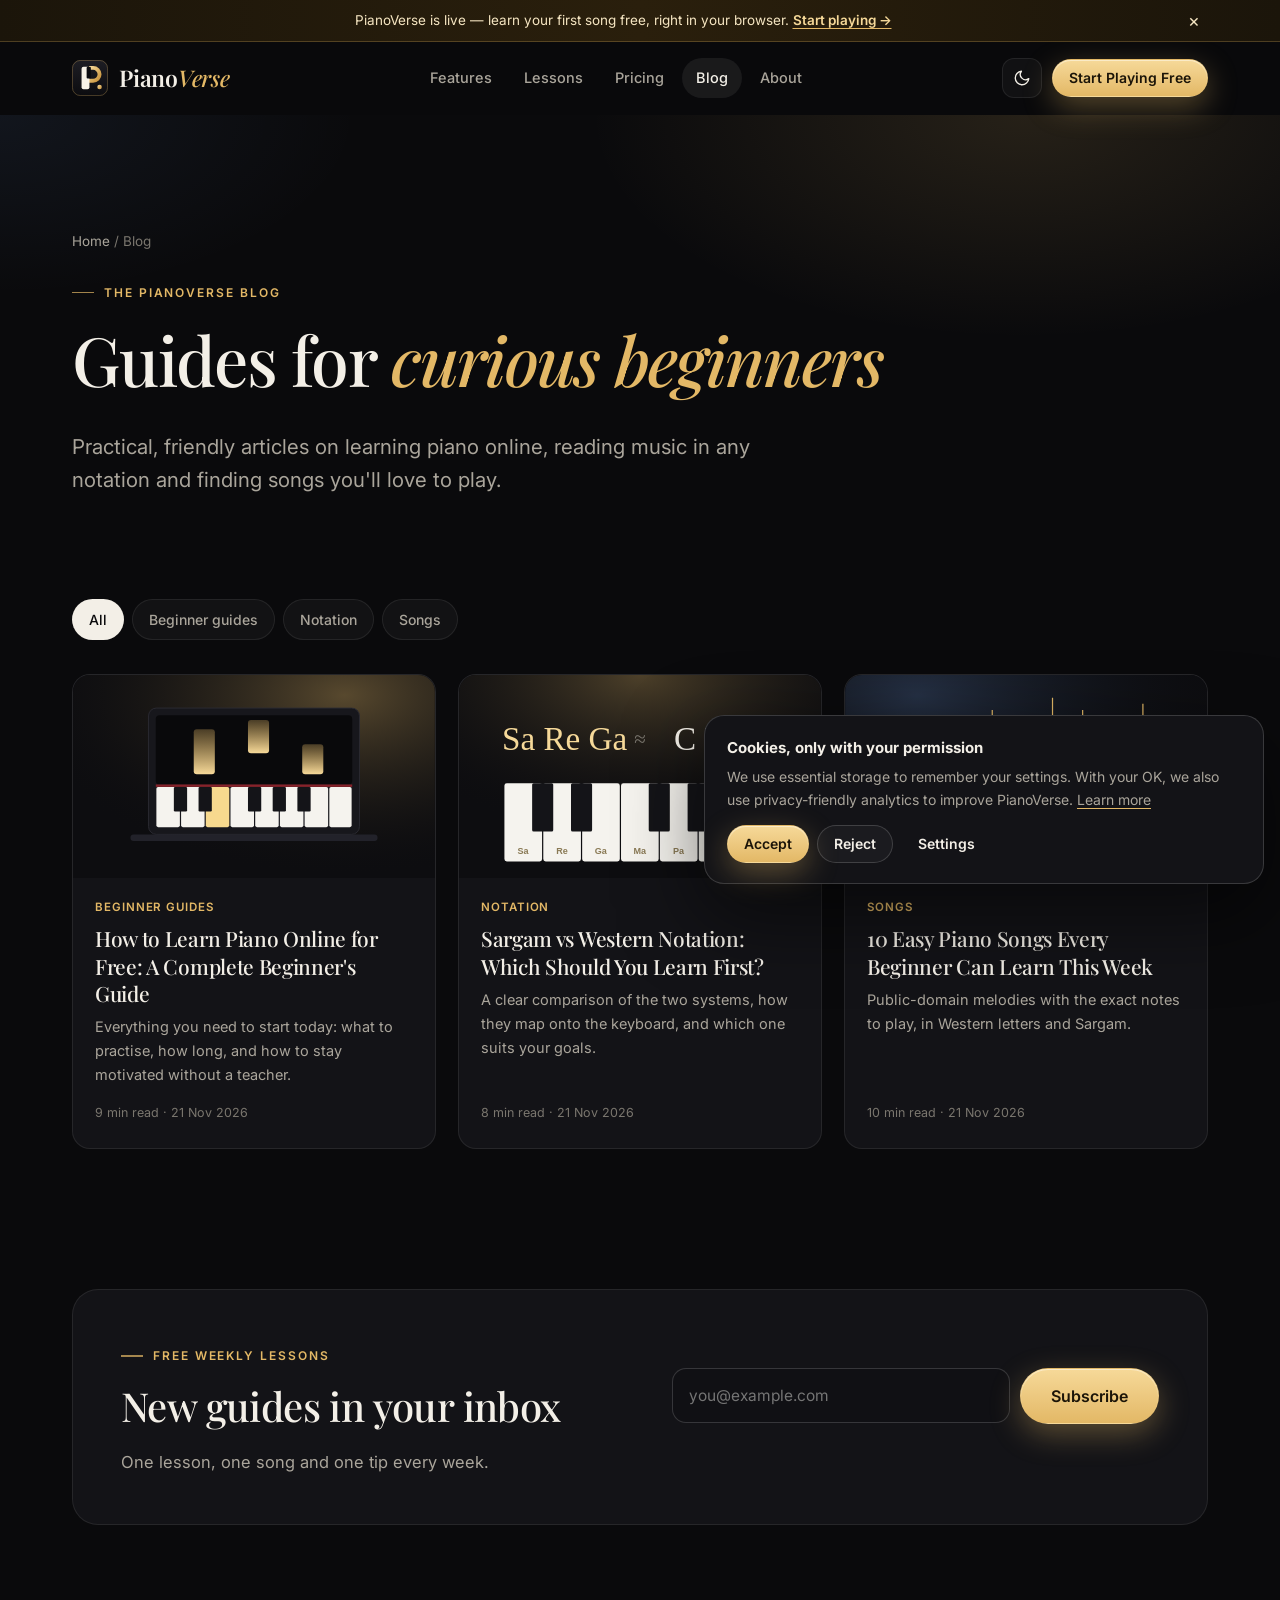
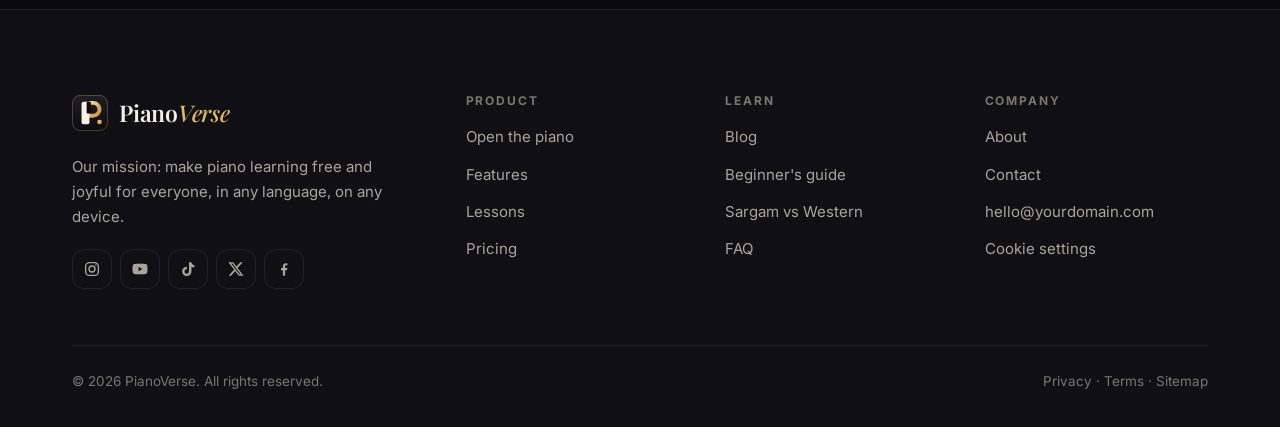
<file: blog/index.html>
<!doctype html>
<html lang="en" data-theme="dark">
<head>
<meta charset="utf-8">
<meta name="viewport" content="width=device-width, initial-scale=1, viewport-fit=cover">
<title>PianoVerse Blog — Piano Tips, Sargam Guides &amp; Easy Songs for Beginners</title>
<meta name="description" content="Free guides for piano beginners: how to learn piano online, Sargam vs Western notation, easy songs to learn this week, and practice tips.">
<meta name="robots" content="index,follow,max-image-preview:large">
<link rel="canonical" href="https://pianoverse-mu.vercel.app/blog/">
<meta name="theme-color" content="#0a0a0c">
<meta name="pv-root" content="../">
<meta property="og:type" content="website">
<meta property="og:site_name" content="PianoVerse">
<meta property="og:title" content="PianoVerse Blog — Piano Tips, Sargam Guides &amp; Easy Songs for Beginners">
<meta property="og:description" content="Free guides for piano beginners: how to learn piano online, Sargam vs Western notation, easy songs to learn this week, and practice tips.">
<meta property="og:url" content="https://pianoverse-mu.vercel.app/blog/">
<meta property="og:image" content="https://pianoverse-mu.vercel.app/assets/img/og-image.png">
<meta property="og:image:width" content="1200">
<meta property="og:image:height" content="630">
<meta property="og:image:alt" content="PianoVerse — learn piano in your browser">
<meta property="og:locale" content="en_US">
<meta name="twitter:card" content="summary_large_image">
<meta name="twitter:title" content="PianoVerse Blog — Piano Tips, Sargam Guides &amp; Easy Songs for Beginners">
<meta name="twitter:description" content="Free guides for piano beginners: how to learn piano online, Sargam vs Western notation, easy songs to learn this week, and practice tips.">
<meta name="twitter:image" content="https://pianoverse-mu.vercel.app/assets/img/og-image.png">
<link rel="icon" href="../assets/img/favicon.svg" type="image/svg+xml">
<link rel="icon" href="../assets/img/favicon-32.png" sizes="32x32" type="image/png">
<link rel="apple-touch-icon" href="../assets/img/apple-touch-icon.png">
<link rel="manifest" href="../manifest.json">
<link rel="preconnect" href="https://fonts.googleapis.com">
<link rel="preconnect" href="https://fonts.gstatic.com" crossorigin>
<link rel="preload" as="style" href="https://fonts.googleapis.com/css2?family=Inter:wght@400;500;600;700&family=Playfair+Display:ital,wght@0,500;0,600;1,500&display=swap">
<link rel="stylesheet" href="https://fonts.googleapis.com/css2?family=Inter:wght@400;500;600;700&family=Playfair+Display:ital,wght@0,500;0,600;1,500&display=swap" media="print" onload="this.media='all'">
<noscript><link rel="stylesheet" href="https://fonts.googleapis.com/css2?family=Inter:wght@400;500;600;700&family=Playfair+Display:ital,wght@0,500;0,600;1,500&display=swap"></noscript>
<link rel="stylesheet" href="../assets/css/styles.css">
<script>document.documentElement.classList.add('js');try{var t=localStorage.getItem('pv-theme');if(t)document.documentElement.dataset.theme=t;if(localStorage.getItem('pv-ann'))document.documentElement.classList.add('ann-off')}catch(e){}</script>
<script src="../assets/js/main.js" defer></script>
<script type="application/ld+json">{"@context": "https://schema.org", "@type": "WebPage", "name": "PianoVerse Blog — Piano Tips, Sargam Guides & Easy Songs for Beginners", "description": "Free guides for piano beginners: how to learn piano online, Sargam vs Western notation, easy songs to learn this week, and practice tips.", "url": "https://pianoverse-mu.vercel.app/blog/", "isPartOf": {"@type": "WebSite", "name": "PianoVerse", "url": "https://pianoverse-mu.vercel.app/"}, "publisher": {"@type": "Organization", "name": "PianoVerse", "url": "https://pianoverse-mu.vercel.app/", "logo": "https://pianoverse-mu.vercel.app/assets/img/icon-512.png"}}</script>
</head>
<body>
<a class="skip" href="#main">Skip to content</a>
<div class="ann" id="ann" role="region" aria-label="Announcement"><div class="wrap ann-in"><p id="annText">PianoVerse is live — learn your first song free, right in your browser. <a href="../app/">Start playing →</a></p><button class="ann-x" type="button" aria-label="Dismiss announcement">×</button></div></div>
<header class="site-header">
  <nav class="wrap nav" aria-label="Main">
    <a class="brand" href="../index.html" aria-label="PianoVerse home"><svg viewBox="0 0 64 64" aria-hidden="true"><defs><linearGradient id="lgG" x1="0" y1="0" x2="1" y2="1"><stop offset="0" stop-color="#f6d999"/><stop offset="1" stop-color="#c8923a"/></linearGradient><linearGradient id="lgB" x1="0" y1="0" x2="0" y2="1"><stop offset="0" stop-color="#1e1e24"/><stop offset="1" stop-color="#0c0c0f"/></linearGradient></defs><rect width="64" height="64" rx="15" fill="url(#lgB)"/><rect x=".75" y=".75" width="62.5" height="62.5" rx="14.3" fill="none" stroke="#e3b866" stroke-opacity=".35" stroke-width="1.5"/><path d="M30 14h7.5a11.5 11.5 0 0 1 0 23H30" fill="none" stroke="url(#lgG)" stroke-width="7"/><rect x="17" y="12" width="14" height="40" rx="3.5" fill="#f7f2e7"/><rect x="26" y="12" width="7.5" height="21" rx="2" fill="#0c0c0f"/><circle cx="49" cy="48" r="4" fill="url(#lgG)"/></svg><span class="brand-name">Piano<em>Verse</em></span></a>
    <ul class="nav-links"><li><a href="../features.html">Features</a></li><li><a href="../lessons.html">Lessons</a></li><li><a href="../pricing.html">Pricing</a></li><li><a href="../blog/" aria-current="page">Blog</a></li><li><a href="../about.html">About</a></li></ul>
    <div class="nav-actions">
      <button class="icon-btn theme-btn" type="button" aria-label="Toggle light and dark theme"><svg class="moon" viewBox="0 0 24 24" fill="none" stroke="currentColor" stroke-width="1.8" stroke-linecap="round" stroke-linejoin="round" aria-hidden="true"><path d="M21 12.8A9 9 0 1 1 11.2 3a7 7 0 0 0 9.8 9.8z"/></svg><svg class="sun" viewBox="0 0 24 24" fill="none" stroke="currentColor" stroke-width="1.8" stroke-linecap="round" stroke-linejoin="round" aria-hidden="true"><circle cx="12" cy="12" r="4"/><path d="M12 2v2M12 20v2M4.9 4.9l1.4 1.4M17.7 17.7l1.4 1.4M2 12h2M20 12h2M4.9 19.1l1.4-1.4M17.7 6.3l1.4-1.4"/></svg></button>
      <a class="btn btn-gold btn-sm" href="../app/" data-loc="nav">Start Playing Free</a>
      <button class="icon-btn burger" type="button" aria-label="Open menu" aria-expanded="false" aria-controls="mnav"><span></span><span></span><span></span></button>
    </div>
  </nav>
  <div class="mnav" id="mnav"><ul><li><a href="../features.html">Features</a></li><li><a href="../lessons.html">Lessons</a></li><li><a href="../pricing.html">Pricing</a></li><li><a href="../blog/">Blog</a></li><li><a href="../about.html">About</a></li><li><a href="../faq.html">FAQ</a></li><li><a href="../contact.html">Contact</a></li></ul><a class="btn btn-gold btn-lg btn-block" href="../app/" data-loc="mobile-nav">Start Playing Free</a></div>
</header>
<main id="main">
<section class="page-hero">
  <div class="wrap">
    <nav class="crumbs" aria-label="Breadcrumb"><a href="../index.html">Home</a> / Blog</nav>
    <span class="eyebrow">The PianoVerse Blog</span>
    <h1>Guides for <span class="gold">curious beginners</span></h1>
    <p class="lead">Practical, friendly articles on learning piano online, reading music in any notation and finding songs you'll love to play.</p>
  </div>
</section>

<section class="section" style="padding-top:10px">
  <div class="wrap">
    <div class="filters" role="group" aria-label="Filter articles by category">
      <button type="button" data-filter="all" aria-pressed="true">All</button>
      <button type="button" data-filter="guides" aria-pressed="false">Beginner guides</button>
      <button type="button" data-filter="notation" aria-pressed="false">Notation</button>
      <button type="button" data-filter="songs" aria-pressed="false">Songs</button>
    </div>
    <div class="posts">
      <a class="post reveal" data-cat="guides" href="learn-piano-online-free.html">
        <img src="../assets/img/blog/learn-online.svg" alt="Illustration of a laptop showing a glowing piano keyboard" width="1200" height="675" loading="lazy" decoding="async">
        <div class="post-body"><span class="tag">Beginner guides</span><h2>How to Learn Piano Online for Free: A Complete Beginner's Guide</h2><p>Everything you need to start today: what to practise, how long, and how to stay motivated without a teacher.</p><span class="post-meta">9 min read · 21 Nov 2026</span></div>
      </a>
      <a class="post reveal d1" data-cat="notation" href="sargam-vs-western-notation.html">
        <img src="../assets/img/blog/sargam-western.svg" alt="Sa Re Ga and C D E written side by side above piano keys" width="1200" height="675" loading="lazy" decoding="async">
        <div class="post-body"><span class="tag">Notation</span><h2>Sargam vs Western Notation: Which Should You Learn First?</h2><p>A clear comparison of the two systems, how they map onto the keyboard, and which one suits your goals.</p><span class="post-meta">8 min read · 21 Nov 2026</span></div>
      </a>
      <a class="post reveal d2" data-cat="songs guides" href="easy-piano-songs-for-beginners.html">
        <img src="../assets/img/blog/easy-songs.svg" alt="Ten music notes arranged like a playlist above a keyboard" width="1200" height="675" loading="lazy" decoding="async">
        <div class="post-body"><span class="tag">Songs</span><h2>10 Easy Piano Songs Every Beginner Can Learn This Week</h2><p>Public-domain melodies with the exact notes to play, in Western letters and Sargam.</p><span class="post-meta">10 min read · 21 Nov 2026</span></div>
      </a>
    </div>
  </div>
</section>

<section class="section tight" style="padding-top:0" id="newsletter">
  <div class="wrap">
    <div class="news reveal">
      <div><span class="eyebrow">Free weekly lessons</span><h2>New guides in your inbox</h2><p>One lesson, one song and one tip every week.</p></div>
      <form data-form="newsletter" data-source="blog" novalidate>
        <div class="inline-form">
          <div class="field"><label class="sr" for="nlEmail">Email address</label><input id="nlEmail" name="email" type="email" autocomplete="email" placeholder="you@example.com" required data-req="Please enter your email."><span class="err" aria-live="polite"></span></div>
          <button class="btn btn-gold btn-lg" type="submit">Subscribe</button>
        </div>
        <div class="hp" aria-hidden="true"><label>Leave empty<input type="text" name="company" tabindex="-1" autocomplete="off"></label></div>
        <p class="form-msg" role="status" aria-live="polite"></p>
      </form>
    </div>
  </div>
</section>
</main>
<footer class="site-footer">
  <div class="wrap">
    <div class="foot-grid">
      <div class="foot-brand">
        <a class="brand" href="../index.html" aria-label="PianoVerse home"><svg viewBox="0 0 64 64" aria-hidden="true"><defs><linearGradient id="lgG" x1="0" y1="0" x2="1" y2="1"><stop offset="0" stop-color="#f6d999"/><stop offset="1" stop-color="#c8923a"/></linearGradient><linearGradient id="lgB" x1="0" y1="0" x2="0" y2="1"><stop offset="0" stop-color="#1e1e24"/><stop offset="1" stop-color="#0c0c0f"/></linearGradient></defs><rect width="64" height="64" rx="15" fill="url(#lgB)"/><rect x=".75" y=".75" width="62.5" height="62.5" rx="14.3" fill="none" stroke="#e3b866" stroke-opacity=".35" stroke-width="1.5"/><path d="M30 14h7.5a11.5 11.5 0 0 1 0 23H30" fill="none" stroke="url(#lgG)" stroke-width="7"/><rect x="17" y="12" width="14" height="40" rx="3.5" fill="#f7f2e7"/><rect x="26" y="12" width="7.5" height="21" rx="2" fill="#0c0c0f"/><circle cx="49" cy="48" r="4" fill="url(#lgG)"/></svg><span class="brand-name">Piano<em>Verse</em></span></a>
        <p>Our mission: make piano learning free and joyful for everyone, in any language, on any device.</p>
        <div class="socials"><a data-social="instagram" href="#" aria-label="PianoVerse on Instagram" rel="noopener" target="_blank"><svg viewBox="0 0 24 24" fill="none" stroke="currentColor" stroke-width="1.8" stroke-linecap="round" stroke-linejoin="round" aria-hidden="true"><rect x="3.5" y="3.5" width="17" height="17" rx="5"/><circle cx="12" cy="12" r="4"/><circle cx="17.2" cy="6.8" r="1" fill="currentColor" stroke="none"/></svg></a><a data-social="youtube" href="#" aria-label="PianoVerse on YouTube" rel="noopener" target="_blank"><svg viewBox="0 0 24 24" fill="currentColor" aria-hidden="true"><path d="M21.6 7.2a2.6 2.6 0 0 0-1.8-1.8C18.2 5 12 5 12 5s-6.2 0-7.8.4A2.6 2.6 0 0 0 2.4 7.2 27 27 0 0 0 2 12a27 27 0 0 0 .4 4.8 2.6 2.6 0 0 0 1.8 1.8C5.8 19 12 19 12 19s6.2 0 7.8-.4a2.6 2.6 0 0 0 1.8-1.8A27 27 0 0 0 22 12a27 27 0 0 0-.4-4.8zM10 15V9l5.2 3z"/></svg></a><a data-social="tiktok" href="#" aria-label="PianoVerse on TikTok" rel="noopener" target="_blank"><svg viewBox="0 0 24 24" fill="currentColor" aria-hidden="true"><path d="M16.6 3c.4 2.2 1.8 3.7 4 3.9v3.2a7.3 7.3 0 0 1-4-1.3v6.4A6.2 6.2 0 1 1 10.4 9v3.3a3 3 0 1 0 2.9 3V3z"/></svg></a><a data-social="x" href="#" aria-label="PianoVerse on X" rel="noopener" target="_blank"><svg viewBox="0 0 24 24" fill="currentColor" aria-hidden="true"><path d="M17.8 3h3.1l-6.8 7.7 8 10.3h-6.3l-4.9-6.4L5.3 21H2.2l7.3-8.3L1.8 3h6.4l4.4 5.8zm-1.1 16.2h1.7L7.4 4.7H5.6z"/></svg></a><a data-social="facebook" href="#" aria-label="PianoVerse on Facebook" rel="noopener" target="_blank"><svg viewBox="0 0 24 24" fill="currentColor" aria-hidden="true"><path d="M13.5 21v-7.5H16l.4-3h-2.9V8.6c0-.9.3-1.5 1.5-1.5h1.5V4.4c-.3 0-1.2-.1-2.2-.1-2.2 0-3.8 1.4-3.8 3.9v2.3H8v3h2.5V21z"/></svg></a></div>
      </div>
      <div><h4>Product</h4><ul><li><a href="../app/" data-loc="footer">Open the piano</a></li><li><a href="../features.html">Features</a></li><li><a href="../lessons.html">Lessons</a></li><li><a href="../pricing.html">Pricing</a></li></ul></div>
      <div><h4>Learn</h4><ul><li><a href="../blog/">Blog</a></li><li><a href="../blog/learn-piano-online-free.html">Beginner's guide</a></li><li><a href="../blog/sargam-vs-western-notation.html">Sargam vs Western</a></li><li><a href="../faq.html">FAQ</a></li></ul></div>
      <div><h4>Company</h4><ul><li><a href="../about.html">About</a></li><li><a href="../contact.html">Contact</a></li><li><a data-cfg="contactEmail" href="mailto:hello@yourdomain.com">hello@yourdomain.com</a></li><li><button type="button" data-cookie-settings>Cookie settings</button></li></ul></div>
    </div>
    <div class="foot-bottom"><span>© <span data-year>2026</span> PianoVerse. All rights reserved.</span><span><a href="../privacy.html">Privacy</a> · <a href="../terms.html">Terms</a> · <a href="../sitemap.xml">Sitemap</a></span></div>
  </div>
</footer>
<div class="cookie" id="cookie" role="region" aria-label="Cookie consent">
  <b>Cookies, only with your permission</b>
  <p>We use essential storage to remember your settings. With your OK, we also use privacy-friendly analytics to improve PianoVerse. <a href="../privacy.html">Learn more</a></p>
  <div class="btn-row"><button class="btn btn-gold btn-sm" type="button" data-ck="accept">Accept</button><button class="btn btn-sm" type="button" data-ck="reject">Reject</button><button class="btn btn-ghost btn-sm" type="button" data-ck="settings">Settings</button></div>
</div>
<div class="modal" id="cookieModal" role="dialog" aria-modal="true" aria-labelledby="ckTitle" aria-hidden="true">
  <div class="modal-box">
    <h2 id="ckTitle">Cookie settings</h2>
    <div class="opt"><div><b>Essential</b><span>Theme, consent choice and app progress saved in your browser. Always on.</span></div><label class="switch"><input type="checkbox" checked disabled aria-label="Essential storage (always on)"><i></i></label></div>
    <div class="opt"><div><b>Analytics</b><span>Anonymous usage statistics that help us improve lessons and features.</span></div><label class="switch"><input type="checkbox" id="ckAnalytics" aria-label="Allow analytics"><i></i></label></div>
    <div class="btn-row" style="margin-top:18px"><button class="btn btn-gold" type="button" data-ck="save">Save choices</button><button class="btn btn-ghost" type="button" data-ck="close">Cancel</button></div>
  </div>
</div>
</body>
</html>
</file>
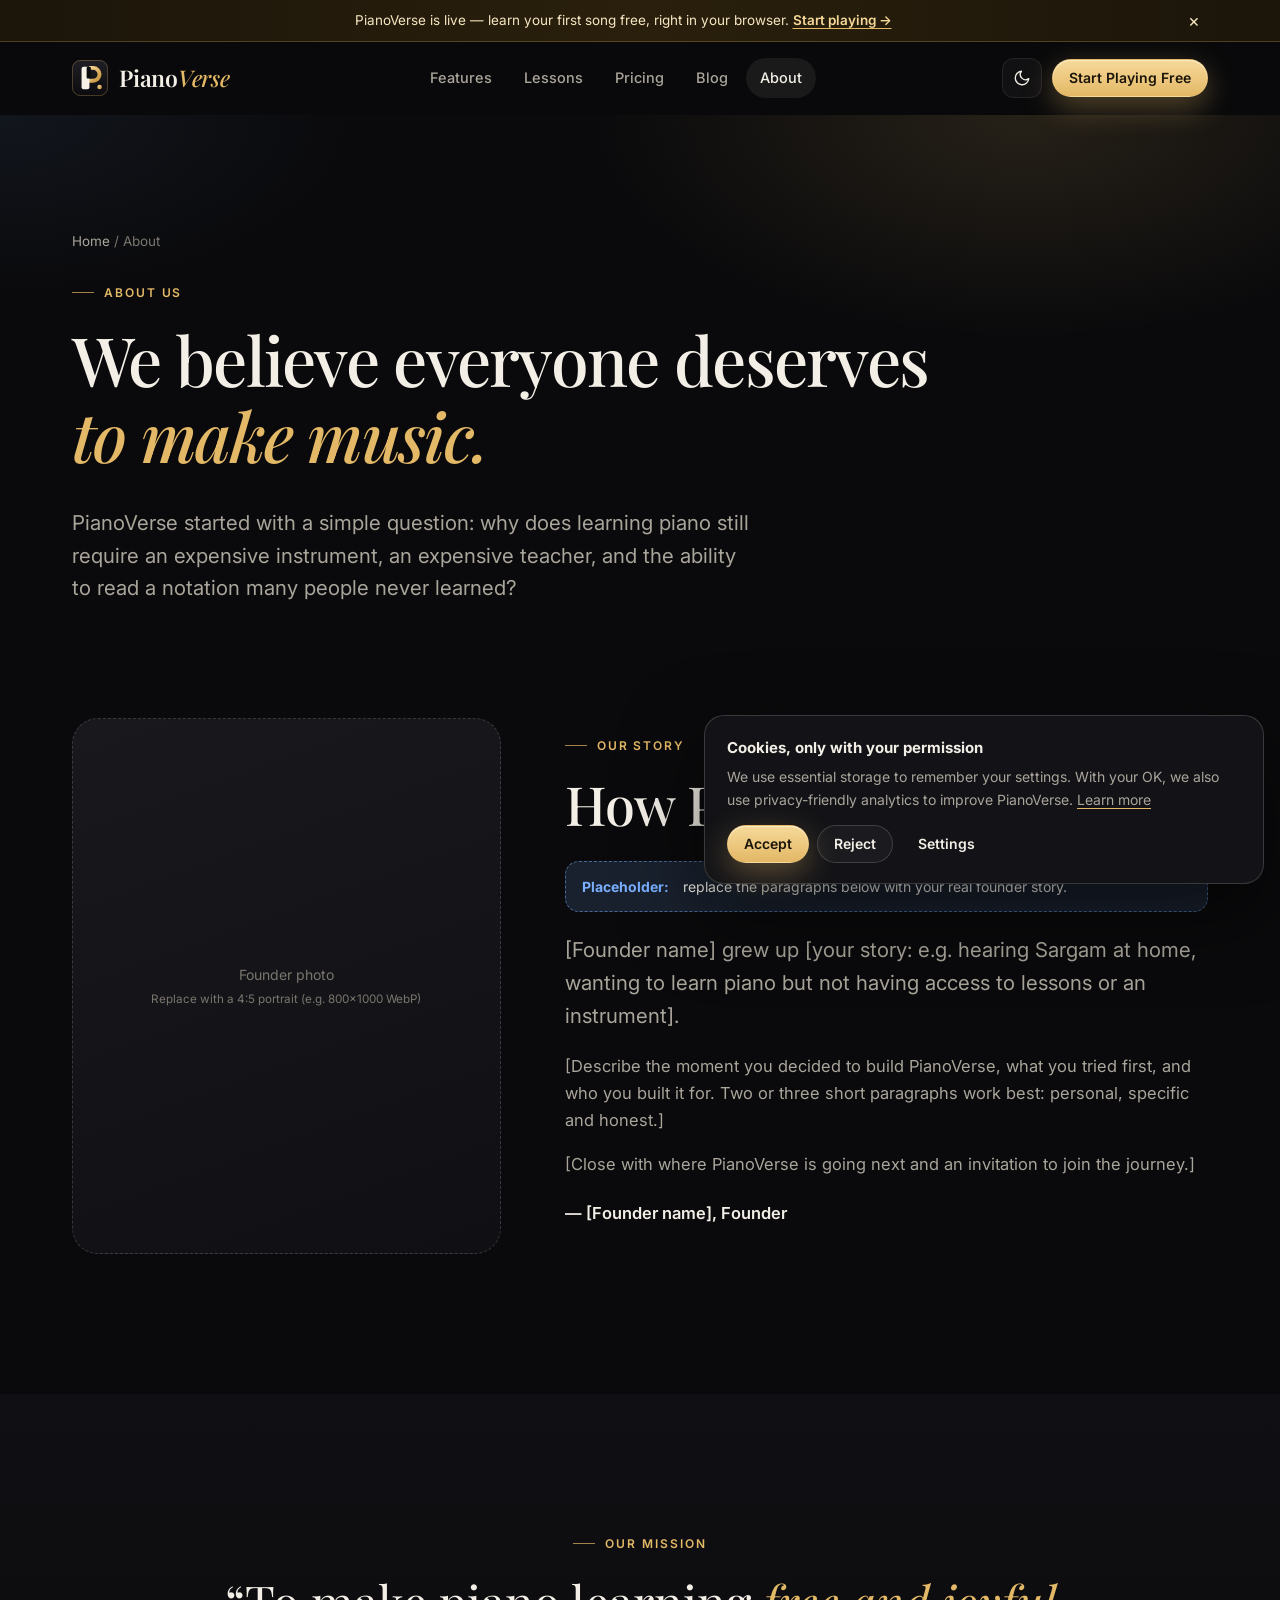
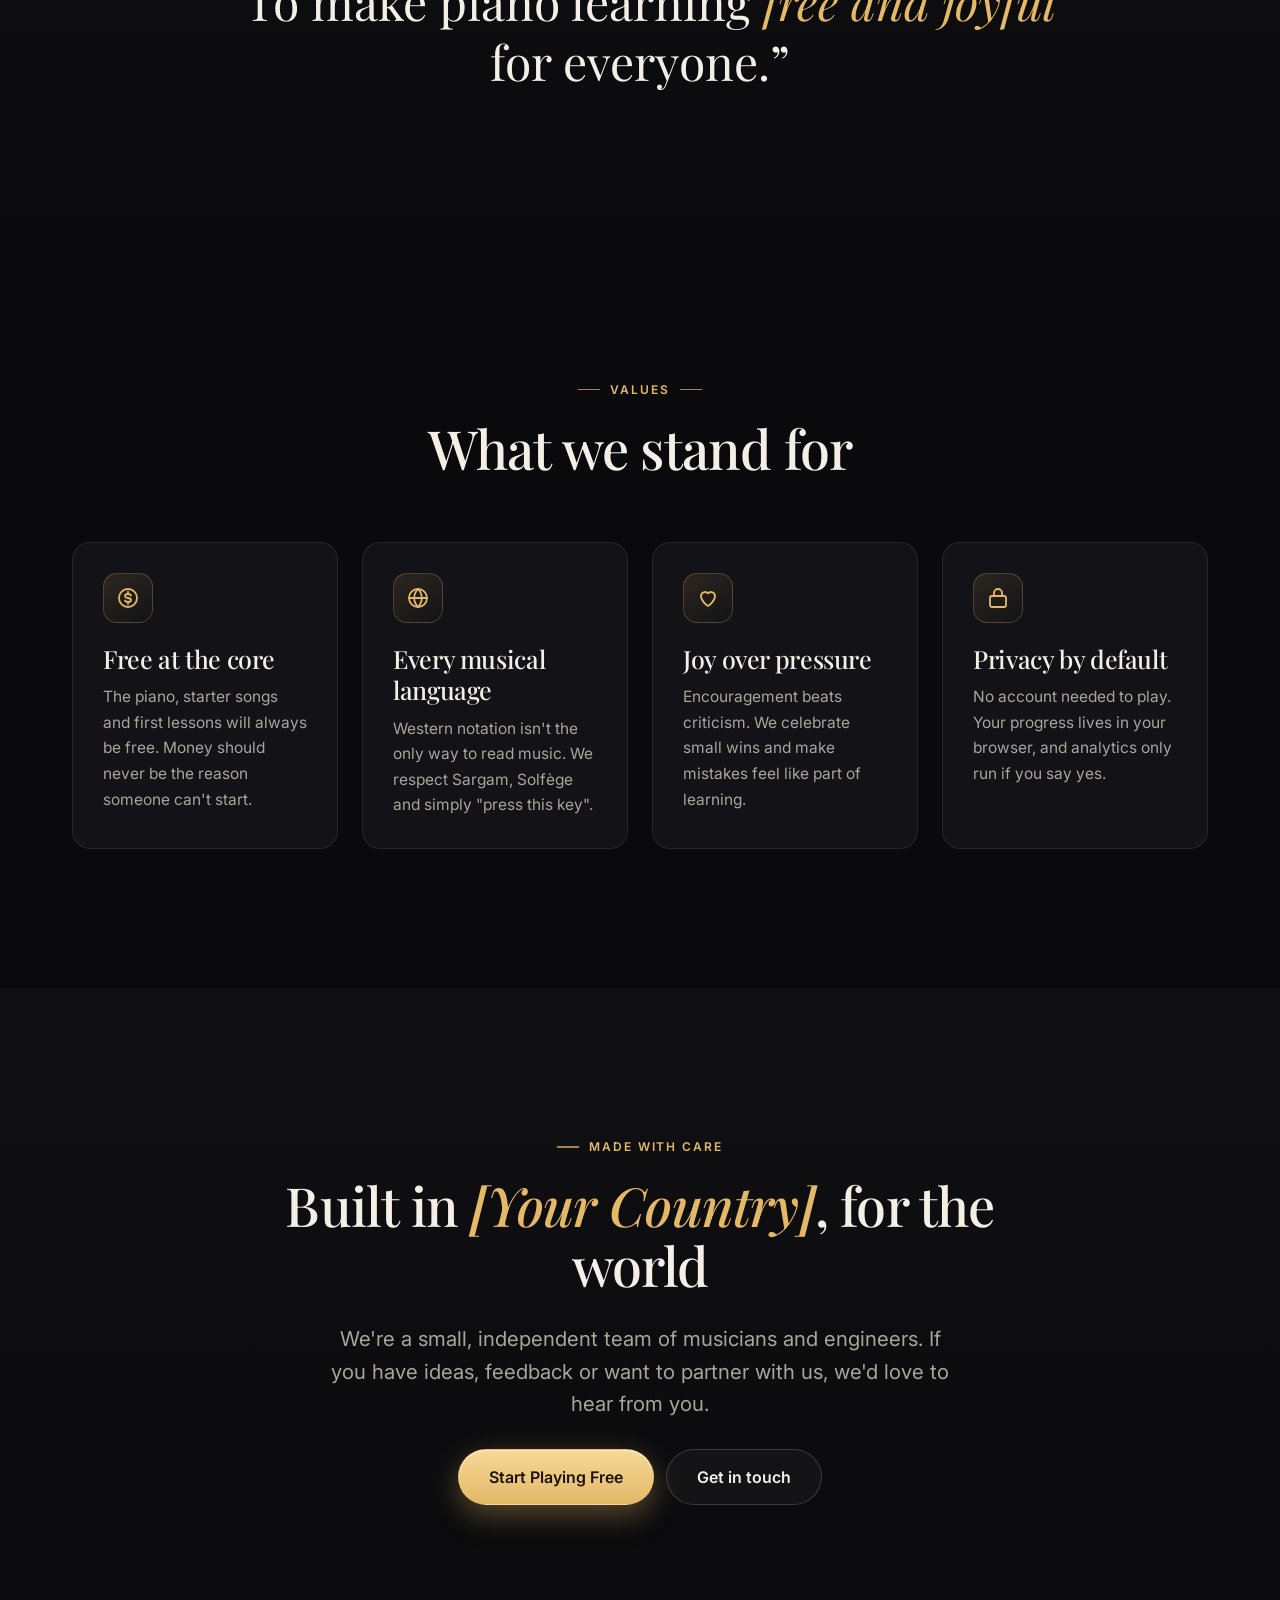
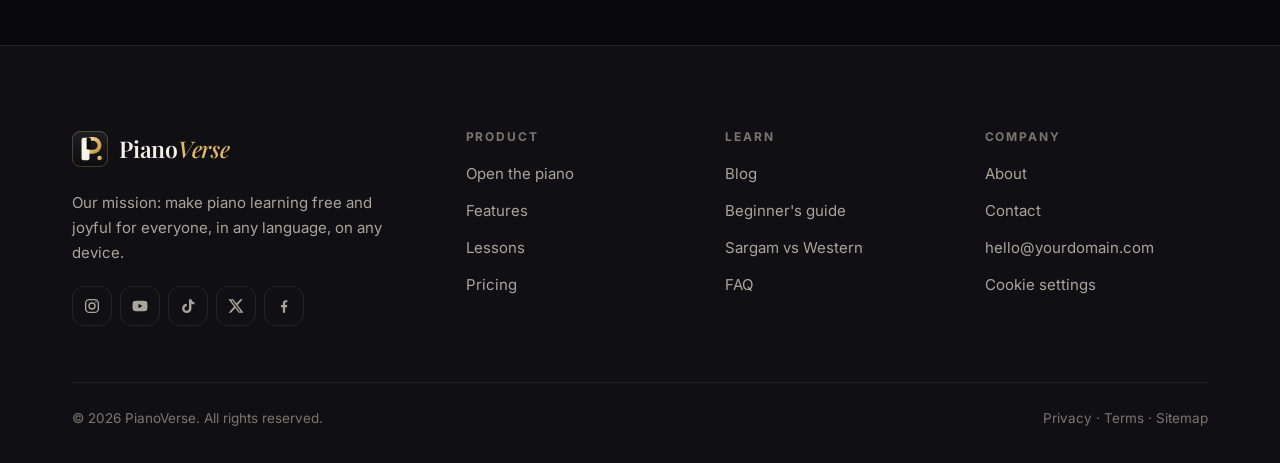
<file: about.html>
<!doctype html>
<html lang="en" data-theme="dark">
<head>
<meta charset="utf-8">
<meta name="viewport" content="width=device-width, initial-scale=1, viewport-fit=cover">
<title>About PianoVerse — Making Piano Learning Free and Joyful</title>
<meta name="description" content="PianoVerse&#x27;s mission is to make piano learning free and joyful for everyone, in any language and on any device. Meet the team and the values behind the app.">
<meta name="robots" content="index,follow,max-image-preview:large">
<link rel="canonical" href="https://pianoverse-mu.vercel.app/about.html">
<meta name="theme-color" content="#0a0a0c">
<meta name="pv-root" content="">
<meta property="og:type" content="website">
<meta property="og:site_name" content="PianoVerse">
<meta property="og:title" content="About PianoVerse — Making Piano Learning Free and Joyful">
<meta property="og:description" content="PianoVerse&#x27;s mission is to make piano learning free and joyful for everyone, in any language and on any device. Meet the team and the values behind the app.">
<meta property="og:url" content="https://pianoverse-mu.vercel.app/about.html">
<meta property="og:image" content="https://pianoverse-mu.vercel.app/assets/img/og-image.png">
<meta property="og:image:width" content="1200">
<meta property="og:image:height" content="630">
<meta property="og:image:alt" content="PianoVerse — learn piano in your browser">
<meta property="og:locale" content="en_US">
<meta name="twitter:card" content="summary_large_image">
<meta name="twitter:title" content="About PianoVerse — Making Piano Learning Free and Joyful">
<meta name="twitter:description" content="PianoVerse&#x27;s mission is to make piano learning free and joyful for everyone, in any language and on any device. Meet the team and the values behind the app.">
<meta name="twitter:image" content="https://pianoverse-mu.vercel.app/assets/img/og-image.png">
<link rel="icon" href="assets/img/favicon.svg" type="image/svg+xml">
<link rel="icon" href="assets/img/favicon-32.png" sizes="32x32" type="image/png">
<link rel="apple-touch-icon" href="assets/img/apple-touch-icon.png">
<link rel="manifest" href="manifest.json">
<link rel="preconnect" href="https://fonts.googleapis.com">
<link rel="preconnect" href="https://fonts.gstatic.com" crossorigin>
<link rel="preload" as="style" href="https://fonts.googleapis.com/css2?family=Inter:wght@400;500;600;700&family=Playfair+Display:ital,wght@0,500;0,600;1,500&display=swap">
<link rel="stylesheet" href="https://fonts.googleapis.com/css2?family=Inter:wght@400;500;600;700&family=Playfair+Display:ital,wght@0,500;0,600;1,500&display=swap" media="print" onload="this.media='all'">
<noscript><link rel="stylesheet" href="https://fonts.googleapis.com/css2?family=Inter:wght@400;500;600;700&family=Playfair+Display:ital,wght@0,500;0,600;1,500&display=swap"></noscript>
<link rel="stylesheet" href="assets/css/styles.css">
<script>document.documentElement.classList.add('js');try{var t=localStorage.getItem('pv-theme');if(t)document.documentElement.dataset.theme=t;if(localStorage.getItem('pv-ann'))document.documentElement.classList.add('ann-off')}catch(e){}</script>
<script src="assets/js/main.js" defer></script>
<script type="application/ld+json">{"@context": "https://schema.org", "@type": "WebPage", "name": "About PianoVerse — Making Piano Learning Free and Joyful", "description": "PianoVerse's mission is to make piano learning free and joyful for everyone, in any language and on any device. Meet the team and the values behind the app.", "url": "https://pianoverse-mu.vercel.app/about.html", "isPartOf": {"@type": "WebSite", "name": "PianoVerse", "url": "https://pianoverse-mu.vercel.app/"}, "publisher": {"@type": "Organization", "name": "PianoVerse", "url": "https://pianoverse-mu.vercel.app/", "logo": "https://pianoverse-mu.vercel.app/assets/img/icon-512.png"}}</script>
</head>
<body>
<a class="skip" href="#main">Skip to content</a>
<div class="ann" id="ann" role="region" aria-label="Announcement"><div class="wrap ann-in"><p id="annText">PianoVerse is live — learn your first song free, right in your browser. <a href="app/">Start playing →</a></p><button class="ann-x" type="button" aria-label="Dismiss announcement">×</button></div></div>
<header class="site-header">
  <nav class="wrap nav" aria-label="Main">
    <a class="brand" href="index.html" aria-label="PianoVerse home"><svg viewBox="0 0 64 64" aria-hidden="true"><defs><linearGradient id="lgG" x1="0" y1="0" x2="1" y2="1"><stop offset="0" stop-color="#f6d999"/><stop offset="1" stop-color="#c8923a"/></linearGradient><linearGradient id="lgB" x1="0" y1="0" x2="0" y2="1"><stop offset="0" stop-color="#1e1e24"/><stop offset="1" stop-color="#0c0c0f"/></linearGradient></defs><rect width="64" height="64" rx="15" fill="url(#lgB)"/><rect x=".75" y=".75" width="62.5" height="62.5" rx="14.3" fill="none" stroke="#e3b866" stroke-opacity=".35" stroke-width="1.5"/><path d="M30 14h7.5a11.5 11.5 0 0 1 0 23H30" fill="none" stroke="url(#lgG)" stroke-width="7"/><rect x="17" y="12" width="14" height="40" rx="3.5" fill="#f7f2e7"/><rect x="26" y="12" width="7.5" height="21" rx="2" fill="#0c0c0f"/><circle cx="49" cy="48" r="4" fill="url(#lgG)"/></svg><span class="brand-name">Piano<em>Verse</em></span></a>
    <ul class="nav-links"><li><a href="features.html">Features</a></li><li><a href="lessons.html">Lessons</a></li><li><a href="pricing.html">Pricing</a></li><li><a href="blog/">Blog</a></li><li><a href="about.html" aria-current="page">About</a></li></ul>
    <div class="nav-actions">
      <button class="icon-btn theme-btn" type="button" aria-label="Toggle light and dark theme"><svg class="moon" viewBox="0 0 24 24" fill="none" stroke="currentColor" stroke-width="1.8" stroke-linecap="round" stroke-linejoin="round" aria-hidden="true"><path d="M21 12.8A9 9 0 1 1 11.2 3a7 7 0 0 0 9.8 9.8z"/></svg><svg class="sun" viewBox="0 0 24 24" fill="none" stroke="currentColor" stroke-width="1.8" stroke-linecap="round" stroke-linejoin="round" aria-hidden="true"><circle cx="12" cy="12" r="4"/><path d="M12 2v2M12 20v2M4.9 4.9l1.4 1.4M17.7 17.7l1.4 1.4M2 12h2M20 12h2M4.9 19.1l1.4-1.4M17.7 6.3l1.4-1.4"/></svg></button>
      <a class="btn btn-gold btn-sm" href="app/" data-loc="nav">Start Playing Free</a>
      <button class="icon-btn burger" type="button" aria-label="Open menu" aria-expanded="false" aria-controls="mnav"><span></span><span></span><span></span></button>
    </div>
  </nav>
  <div class="mnav" id="mnav"><ul><li><a href="features.html">Features</a></li><li><a href="lessons.html">Lessons</a></li><li><a href="pricing.html">Pricing</a></li><li><a href="blog/">Blog</a></li><li><a href="about.html">About</a></li><li><a href="faq.html">FAQ</a></li><li><a href="contact.html">Contact</a></li></ul><a class="btn btn-gold btn-lg btn-block" href="app/" data-loc="mobile-nav">Start Playing Free</a></div>
</header>
<main id="main">
<section class="page-hero">
  <div class="wrap">
    <nav class="crumbs" aria-label="Breadcrumb"><a href="index.html">Home</a> / About</nav>
    <span class="eyebrow">About us</span>
    <h1>We believe everyone deserves <span class="gold">to make music.</span></h1>
    <p class="lead">PianoVerse started with a simple question: why does learning piano still require an expensive instrument, an expensive teacher, and the ability to read a notation many people never learned?</p>
  </div>
</section>

<section class="section" style="padding-top:20px" aria-labelledby="storyTitle">
  <div class="wrap founder">
    <div class="portrait reveal" role="img" aria-label="Founder photo placeholder"><span>Founder photo<br><small>Replace with a 4:5 portrait (e.g. 800×1000 WebP)</small></span></div>
    <div class="reveal d1">
      <span class="eyebrow">Our story</span>
      <h2 id="storyTitle">How PianoVerse began</h2>
      <div class="placeholder-note" style="margin-bottom:22px"><b>Placeholder:</b>&nbsp;replace the paragraphs below with your real founder story.</div>
      <p class="lead" style="max-width:none">[Founder name] grew up [your story: e.g. hearing Sargam at home, wanting to learn piano but not having access to lessons or an instrument].</p>
      <p style="color:var(--muted)">[Describe the moment you decided to build PianoVerse, what you tried first, and who you built it for. Two or three short paragraphs work best: personal, specific and honest.]</p>
      <p style="color:var(--muted)">[Close with where PianoVerse is going next and an invitation to join the journey.]</p>
      <p style="margin-top:22px;font-weight:600">— [Founder name], Founder</p>
    </div>
  </div>
</section>

<section class="section alt" aria-label="Mission">
  <div class="wrap">
    <span class="eyebrow reveal" style="display:flex;justify-content:center">Our mission</span>
    <p class="mission reveal">“To make piano learning <span class="gold">free and joyful</span> for everyone.”</p>
  </div>
</section>

<section class="section" aria-labelledby="valTitle">
  <div class="wrap">
    <div class="sec-head center reveal"><span class="eyebrow">Values</span><h2 id="valTitle">What we stand for</h2></div>
    <div class="grid g4">
      <div class="card reveal"><div class="ico"><svg viewBox="0 0 24 24" fill="none" stroke="currentColor" stroke-width="1.8" stroke-linecap="round" stroke-linejoin="round" aria-hidden="true"><circle cx="12" cy="12" r="9"/><path d="M15 9.5c-.5-1-1.6-1.5-3-1.5-1.7 0-3 .8-3 2s1.3 1.7 3 2 3 .8 3 2-1.3 2-3 2c-1.4 0-2.5-.5-3-1.5M12 6v2M12 16v2"/></svg></div><h3>Free at the core</h3><p>The piano, starter songs and first lessons will always be free. Money should never be the reason someone can't start.</p></div>
      <div class="card reveal d1"><div class="ico"><svg viewBox="0 0 24 24" fill="none" stroke="currentColor" stroke-width="1.8" stroke-linecap="round" stroke-linejoin="round" aria-hidden="true"><circle cx="12" cy="12" r="9"/><path d="M3 12h18M12 3c2.5 2.6 3.8 5.6 3.8 9s-1.3 6.4-3.8 9c-2.5-2.6-3.8-5.6-3.8-9S9.5 5.6 12 3z"/></svg></div><h3>Every musical language</h3><p>Western notation isn't the only way to read music. We respect Sargam, Solfège and simply "press this key".</p></div>
      <div class="card reveal d2"><div class="ico"><svg viewBox="0 0 24 24" fill="none" stroke="currentColor" stroke-width="1.8" stroke-linecap="round" stroke-linejoin="round" aria-hidden="true"><path d="M12 20s-7-4.4-7-10a4 4 0 0 1 7-2.6A4 4 0 0 1 19 10c0 5.6-7 10-7 10z"/></svg></div><h3>Joy over pressure</h3><p>Encouragement beats criticism. We celebrate small wins and make mistakes feel like part of learning.</p></div>
      <div class="card reveal d3"><div class="ico"><svg viewBox="0 0 24 24" fill="none" stroke="currentColor" stroke-width="1.8" stroke-linecap="round" stroke-linejoin="round" aria-hidden="true"><rect x="4" y="10" width="16" height="11" rx="2"/><path d="M8 10V7a4 4 0 0 1 8 0v3"/></svg></div><h3>Privacy by default</h3><p>No account needed to play. Your progress lives in your browser, and analytics only run if you say yes.</p></div>
    </div>
  </div>
</section>

<section class="section alt" aria-labelledby="builtTitle">
  <div class="wrap narrow" style="text-align:center">
    <div class="reveal">
      <span class="eyebrow">Made with care</span>
      <h2 id="builtTitle">Built in <span class="gold" data-cfg="country">[Your Country]</span>, for the world</h2>
      <p class="lead" style="margin:0 auto 28px">We're a small, independent team of musicians and engineers. If you have ideas, feedback or want to partner with us, we'd love to hear from you.</p>
      <div class="btn-row" style="justify-content:center"><a class="btn btn-gold btn-lg" href="app/" data-loc="about">Start Playing Free</a><a class="btn btn-lg" href="contact.html">Get in touch</a></div>
    </div>
  </div>
</section>
</main>
<footer class="site-footer">
  <div class="wrap">
    <div class="foot-grid">
      <div class="foot-brand">
        <a class="brand" href="index.html" aria-label="PianoVerse home"><svg viewBox="0 0 64 64" aria-hidden="true"><defs><linearGradient id="lgG" x1="0" y1="0" x2="1" y2="1"><stop offset="0" stop-color="#f6d999"/><stop offset="1" stop-color="#c8923a"/></linearGradient><linearGradient id="lgB" x1="0" y1="0" x2="0" y2="1"><stop offset="0" stop-color="#1e1e24"/><stop offset="1" stop-color="#0c0c0f"/></linearGradient></defs><rect width="64" height="64" rx="15" fill="url(#lgB)"/><rect x=".75" y=".75" width="62.5" height="62.5" rx="14.3" fill="none" stroke="#e3b866" stroke-opacity=".35" stroke-width="1.5"/><path d="M30 14h7.5a11.5 11.5 0 0 1 0 23H30" fill="none" stroke="url(#lgG)" stroke-width="7"/><rect x="17" y="12" width="14" height="40" rx="3.5" fill="#f7f2e7"/><rect x="26" y="12" width="7.5" height="21" rx="2" fill="#0c0c0f"/><circle cx="49" cy="48" r="4" fill="url(#lgG)"/></svg><span class="brand-name">Piano<em>Verse</em></span></a>
        <p>Our mission: make piano learning free and joyful for everyone, in any language, on any device.</p>
        <div class="socials"><a data-social="instagram" href="#" aria-label="PianoVerse on Instagram" rel="noopener" target="_blank"><svg viewBox="0 0 24 24" fill="none" stroke="currentColor" stroke-width="1.8" stroke-linecap="round" stroke-linejoin="round" aria-hidden="true"><rect x="3.5" y="3.5" width="17" height="17" rx="5"/><circle cx="12" cy="12" r="4"/><circle cx="17.2" cy="6.8" r="1" fill="currentColor" stroke="none"/></svg></a><a data-social="youtube" href="#" aria-label="PianoVerse on YouTube" rel="noopener" target="_blank"><svg viewBox="0 0 24 24" fill="currentColor" aria-hidden="true"><path d="M21.6 7.2a2.6 2.6 0 0 0-1.8-1.8C18.2 5 12 5 12 5s-6.2 0-7.8.4A2.6 2.6 0 0 0 2.4 7.2 27 27 0 0 0 2 12a27 27 0 0 0 .4 4.8 2.6 2.6 0 0 0 1.8 1.8C5.8 19 12 19 12 19s6.2 0 7.8-.4a2.6 2.6 0 0 0 1.8-1.8A27 27 0 0 0 22 12a27 27 0 0 0-.4-4.8zM10 15V9l5.2 3z"/></svg></a><a data-social="tiktok" href="#" aria-label="PianoVerse on TikTok" rel="noopener" target="_blank"><svg viewBox="0 0 24 24" fill="currentColor" aria-hidden="true"><path d="M16.6 3c.4 2.2 1.8 3.7 4 3.9v3.2a7.3 7.3 0 0 1-4-1.3v6.4A6.2 6.2 0 1 1 10.4 9v3.3a3 3 0 1 0 2.9 3V3z"/></svg></a><a data-social="x" href="#" aria-label="PianoVerse on X" rel="noopener" target="_blank"><svg viewBox="0 0 24 24" fill="currentColor" aria-hidden="true"><path d="M17.8 3h3.1l-6.8 7.7 8 10.3h-6.3l-4.9-6.4L5.3 21H2.2l7.3-8.3L1.8 3h6.4l4.4 5.8zm-1.1 16.2h1.7L7.4 4.7H5.6z"/></svg></a><a data-social="facebook" href="#" aria-label="PianoVerse on Facebook" rel="noopener" target="_blank"><svg viewBox="0 0 24 24" fill="currentColor" aria-hidden="true"><path d="M13.5 21v-7.5H16l.4-3h-2.9V8.6c0-.9.3-1.5 1.5-1.5h1.5V4.4c-.3 0-1.2-.1-2.2-.1-2.2 0-3.8 1.4-3.8 3.9v2.3H8v3h2.5V21z"/></svg></a></div>
      </div>
      <div><h4>Product</h4><ul><li><a href="app/" data-loc="footer">Open the piano</a></li><li><a href="features.html">Features</a></li><li><a href="lessons.html">Lessons</a></li><li><a href="pricing.html">Pricing</a></li></ul></div>
      <div><h4>Learn</h4><ul><li><a href="blog/">Blog</a></li><li><a href="blog/learn-piano-online-free.html">Beginner's guide</a></li><li><a href="blog/sargam-vs-western-notation.html">Sargam vs Western</a></li><li><a href="faq.html">FAQ</a></li></ul></div>
      <div><h4>Company</h4><ul><li><a href="about.html">About</a></li><li><a href="contact.html">Contact</a></li><li><a data-cfg="contactEmail" href="mailto:hello@yourdomain.com">hello@yourdomain.com</a></li><li><button type="button" data-cookie-settings>Cookie settings</button></li></ul></div>
    </div>
    <div class="foot-bottom"><span>© <span data-year>2026</span> PianoVerse. All rights reserved.</span><span><a href="privacy.html">Privacy</a> · <a href="terms.html">Terms</a> · <a href="sitemap.xml">Sitemap</a></span></div>
  </div>
</footer>
<div class="cookie" id="cookie" role="region" aria-label="Cookie consent">
  <b>Cookies, only with your permission</b>
  <p>We use essential storage to remember your settings. With your OK, we also use privacy-friendly analytics to improve PianoVerse. <a href="privacy.html">Learn more</a></p>
  <div class="btn-row"><button class="btn btn-gold btn-sm" type="button" data-ck="accept">Accept</button><button class="btn btn-sm" type="button" data-ck="reject">Reject</button><button class="btn btn-ghost btn-sm" type="button" data-ck="settings">Settings</button></div>
</div>
<div class="modal" id="cookieModal" role="dialog" aria-modal="true" aria-labelledby="ckTitle" aria-hidden="true">
  <div class="modal-box">
    <h2 id="ckTitle">Cookie settings</h2>
    <div class="opt"><div><b>Essential</b><span>Theme, consent choice and app progress saved in your browser. Always on.</span></div><label class="switch"><input type="checkbox" checked disabled aria-label="Essential storage (always on)"><i></i></label></div>
    <div class="opt"><div><b>Analytics</b><span>Anonymous usage statistics that help us improve lessons and features.</span></div><label class="switch"><input type="checkbox" id="ckAnalytics" aria-label="Allow analytics"><i></i></label></div>
    <div class="btn-row" style="margin-top:18px"><button class="btn btn-gold" type="button" data-ck="save">Save choices</button><button class="btn btn-ghost" type="button" data-ck="close">Cancel</button></div>
  </div>
</div>
</body>
</html>
</file>
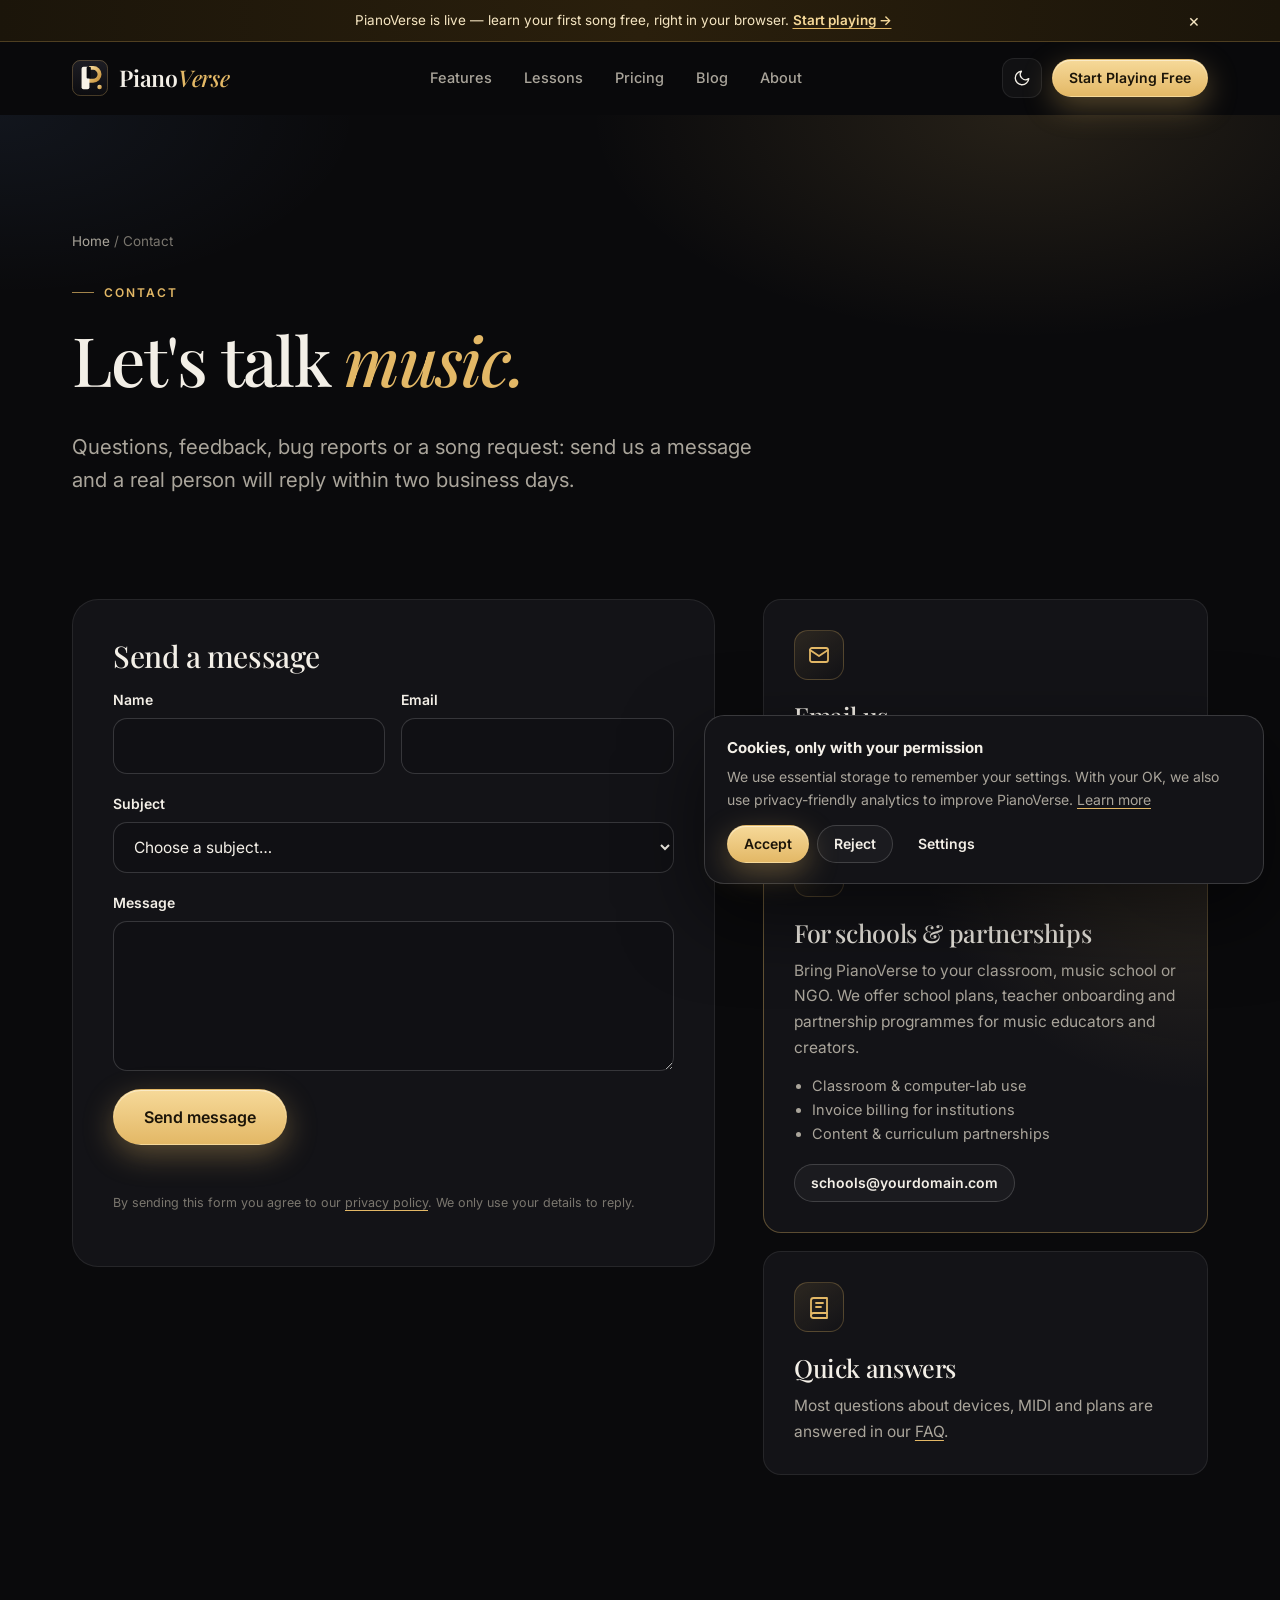
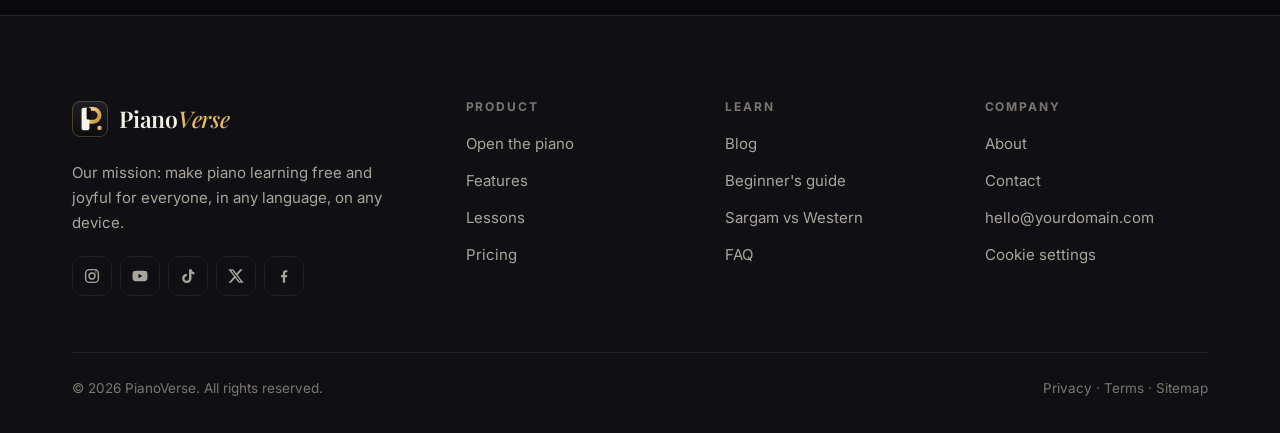
<file: contact.html>
<!doctype html>
<html lang="en" data-theme="dark">
<head>
<meta charset="utf-8">
<meta name="viewport" content="width=device-width, initial-scale=1, viewport-fit=cover">
<title>Contact PianoVerse — Support, Schools &amp; Partnerships</title>
<meta name="description" content="Get in touch with the PianoVerse team for support, feedback, school licences or partnerships. We reply within two business days.">
<meta name="robots" content="index,follow,max-image-preview:large">
<link rel="canonical" href="https://pianoverse-mu.vercel.app/contact.html">
<meta name="theme-color" content="#0a0a0c">
<meta name="pv-root" content="">
<meta property="og:type" content="website">
<meta property="og:site_name" content="PianoVerse">
<meta property="og:title" content="Contact PianoVerse — Support, Schools &amp; Partnerships">
<meta property="og:description" content="Get in touch with the PianoVerse team for support, feedback, school licences or partnerships. We reply within two business days.">
<meta property="og:url" content="https://pianoverse-mu.vercel.app/contact.html">
<meta property="og:image" content="https://pianoverse-mu.vercel.app/assets/img/og-image.png">
<meta property="og:image:width" content="1200">
<meta property="og:image:height" content="630">
<meta property="og:image:alt" content="PianoVerse — learn piano in your browser">
<meta property="og:locale" content="en_US">
<meta name="twitter:card" content="summary_large_image">
<meta name="twitter:title" content="Contact PianoVerse — Support, Schools &amp; Partnerships">
<meta name="twitter:description" content="Get in touch with the PianoVerse team for support, feedback, school licences or partnerships. We reply within two business days.">
<meta name="twitter:image" content="https://pianoverse-mu.vercel.app/assets/img/og-image.png">
<link rel="icon" href="assets/img/favicon.svg" type="image/svg+xml">
<link rel="icon" href="assets/img/favicon-32.png" sizes="32x32" type="image/png">
<link rel="apple-touch-icon" href="assets/img/apple-touch-icon.png">
<link rel="manifest" href="manifest.json">
<link rel="preconnect" href="https://fonts.googleapis.com">
<link rel="preconnect" href="https://fonts.gstatic.com" crossorigin>
<link rel="preload" as="style" href="https://fonts.googleapis.com/css2?family=Inter:wght@400;500;600;700&family=Playfair+Display:ital,wght@0,500;0,600;1,500&display=swap">
<link rel="stylesheet" href="https://fonts.googleapis.com/css2?family=Inter:wght@400;500;600;700&family=Playfair+Display:ital,wght@0,500;0,600;1,500&display=swap" media="print" onload="this.media='all'">
<noscript><link rel="stylesheet" href="https://fonts.googleapis.com/css2?family=Inter:wght@400;500;600;700&family=Playfair+Display:ital,wght@0,500;0,600;1,500&display=swap"></noscript>
<link rel="stylesheet" href="assets/css/styles.css">
<script>document.documentElement.classList.add('js');try{var t=localStorage.getItem('pv-theme');if(t)document.documentElement.dataset.theme=t;if(localStorage.getItem('pv-ann'))document.documentElement.classList.add('ann-off')}catch(e){}</script>
<script src="assets/js/main.js" defer></script>
<script type="application/ld+json">{"@context": "https://schema.org", "@type": "WebPage", "name": "Contact PianoVerse — Support, Schools & Partnerships", "description": "Get in touch with the PianoVerse team for support, feedback, school licences or partnerships. We reply within two business days.", "url": "https://pianoverse-mu.vercel.app/contact.html", "isPartOf": {"@type": "WebSite", "name": "PianoVerse", "url": "https://pianoverse-mu.vercel.app/"}, "publisher": {"@type": "Organization", "name": "PianoVerse", "url": "https://pianoverse-mu.vercel.app/", "logo": "https://pianoverse-mu.vercel.app/assets/img/icon-512.png"}}</script>
</head>
<body>
<a class="skip" href="#main">Skip to content</a>
<div class="ann" id="ann" role="region" aria-label="Announcement"><div class="wrap ann-in"><p id="annText">PianoVerse is live — learn your first song free, right in your browser. <a href="app/">Start playing →</a></p><button class="ann-x" type="button" aria-label="Dismiss announcement">×</button></div></div>
<header class="site-header">
  <nav class="wrap nav" aria-label="Main">
    <a class="brand" href="index.html" aria-label="PianoVerse home"><svg viewBox="0 0 64 64" aria-hidden="true"><defs><linearGradient id="lgG" x1="0" y1="0" x2="1" y2="1"><stop offset="0" stop-color="#f6d999"/><stop offset="1" stop-color="#c8923a"/></linearGradient><linearGradient id="lgB" x1="0" y1="0" x2="0" y2="1"><stop offset="0" stop-color="#1e1e24"/><stop offset="1" stop-color="#0c0c0f"/></linearGradient></defs><rect width="64" height="64" rx="15" fill="url(#lgB)"/><rect x=".75" y=".75" width="62.5" height="62.5" rx="14.3" fill="none" stroke="#e3b866" stroke-opacity=".35" stroke-width="1.5"/><path d="M30 14h7.5a11.5 11.5 0 0 1 0 23H30" fill="none" stroke="url(#lgG)" stroke-width="7"/><rect x="17" y="12" width="14" height="40" rx="3.5" fill="#f7f2e7"/><rect x="26" y="12" width="7.5" height="21" rx="2" fill="#0c0c0f"/><circle cx="49" cy="48" r="4" fill="url(#lgG)"/></svg><span class="brand-name">Piano<em>Verse</em></span></a>
    <ul class="nav-links"><li><a href="features.html">Features</a></li><li><a href="lessons.html">Lessons</a></li><li><a href="pricing.html">Pricing</a></li><li><a href="blog/">Blog</a></li><li><a href="about.html">About</a></li></ul>
    <div class="nav-actions">
      <button class="icon-btn theme-btn" type="button" aria-label="Toggle light and dark theme"><svg class="moon" viewBox="0 0 24 24" fill="none" stroke="currentColor" stroke-width="1.8" stroke-linecap="round" stroke-linejoin="round" aria-hidden="true"><path d="M21 12.8A9 9 0 1 1 11.2 3a7 7 0 0 0 9.8 9.8z"/></svg><svg class="sun" viewBox="0 0 24 24" fill="none" stroke="currentColor" stroke-width="1.8" stroke-linecap="round" stroke-linejoin="round" aria-hidden="true"><circle cx="12" cy="12" r="4"/><path d="M12 2v2M12 20v2M4.9 4.9l1.4 1.4M17.7 17.7l1.4 1.4M2 12h2M20 12h2M4.9 19.1l1.4-1.4M17.7 6.3l1.4-1.4"/></svg></button>
      <a class="btn btn-gold btn-sm" href="app/" data-loc="nav">Start Playing Free</a>
      <button class="icon-btn burger" type="button" aria-label="Open menu" aria-expanded="false" aria-controls="mnav"><span></span><span></span><span></span></button>
    </div>
  </nav>
  <div class="mnav" id="mnav"><ul><li><a href="features.html">Features</a></li><li><a href="lessons.html">Lessons</a></li><li><a href="pricing.html">Pricing</a></li><li><a href="blog/">Blog</a></li><li><a href="about.html">About</a></li><li><a href="faq.html">FAQ</a></li><li><a href="contact.html">Contact</a></li></ul><a class="btn btn-gold btn-lg btn-block" href="app/" data-loc="mobile-nav">Start Playing Free</a></div>
</header>
<main id="main">
<section class="page-hero">
  <div class="wrap">
    <nav class="crumbs" aria-label="Breadcrumb"><a href="index.html">Home</a> / Contact</nav>
    <span class="eyebrow">Contact</span>
    <h1>Let's talk <span class="gold">music.</span></h1>
    <p class="lead">Questions, feedback, bug reports or a song request: send us a message and a real person will reply within two business days.</p>
  </div>
</section>

<section class="section" style="padding-top:10px">
  <div class="wrap" style="display:grid;grid-template-columns:minmax(0,1.3fr) minmax(0,.9fr);gap:clamp(24px,4vw,48px);align-items:start" id="contactGrid">
    <form class="form-card reveal" data-form="contact" novalidate aria-labelledby="formTitle">
      <h2 id="formTitle" style="font-size:30px">Send a message</h2>
      <div class="two">
        <div class="field"><label for="cName">Name</label><input id="cName" name="name" type="text" autocomplete="name" required minlength="2" data-req="Please tell us your name."><span class="err" aria-live="polite"></span></div>
        <div class="field"><label for="cEmail">Email</label><input id="cEmail" name="email" type="email" autocomplete="email" required data-req="Please enter your email."><span class="err" aria-live="polite"></span></div>
      </div>
      <div class="field"><label for="cSubject">Subject</label>
        <select id="cSubject" name="subject" required data-req="Please choose a subject.">
          <option value="">Choose a subject…</option><option>General question</option><option>Technical support</option><option>Feedback or feature idea</option><option>Song request</option><option>Schools &amp; teachers</option><option>Partnerships &amp; press</option>
        </select><span class="err" aria-live="polite"></span></div>
      <div class="field"><label for="cMsg">Message</label><textarea id="cMsg" name="message" required minlength="10" data-req="Please write a message."></textarea><span class="err" aria-live="polite"></span></div>
      <div class="hp" aria-hidden="true"><label>Leave empty<input type="text" name="_gotcha" tabindex="-1" autocomplete="off"></label></div>
      <button class="btn btn-gold btn-lg" type="submit">Send message</button>
      <p class="form-msg" role="status" aria-live="polite"></p>
      <p class="fine">By sending this form you agree to our <a href="privacy.html">privacy policy</a>. We only use your details to reply.</p>
    </form>

    <aside class="reveal d1" style="display:flex;flex-direction:column;gap:18px">
      <div class="card"><div class="ico"><svg viewBox="0 0 24 24" fill="none" stroke="currentColor" stroke-width="1.8" stroke-linecap="round" stroke-linejoin="round" aria-hidden="true"><rect x="3" y="5" width="18" height="14" rx="2"/><path d="M3 7l9 6 9-6"/></svg></div><h3>Email us</h3><p>Prefer email? Write to <a data-cfg="contactEmail" href="mailto:hello@yourdomain.com">hello@yourdomain.com</a>.</p></div>
      <div class="card usp" id="schools"><div class="ico"><svg viewBox="0 0 24 24" fill="none" stroke="currentColor" stroke-width="1.8" stroke-linecap="round" stroke-linejoin="round" aria-hidden="true"><path d="M2 9l10-5 10 5-10 5z"/><path d="M6 11v5c0 1.7 2.7 3 6 3s6-1.3 6-3v-5"/></svg></div><h3>For schools &amp; partnerships</h3>
        <p>Bring PianoVerse to your classroom, music school or NGO. We offer school plans, teacher onboarding and partnership programmes for music educators and creators.</p>
        <ul style="margin:14px 0 18px;padding-left:18px;color:var(--muted);font-size:14.5px"><li>Classroom &amp; computer-lab use</li><li>Invoice billing for institutions</li><li>Content &amp; curriculum partnerships</li></ul>
        <a class="btn btn-sm" data-cfg="schoolsEmail" href="mailto:schools@yourdomain.com">schools@yourdomain.com</a></div>
      <div class="card"><div class="ico"><svg viewBox="0 0 24 24" fill="none" stroke="currentColor" stroke-width="1.8" stroke-linecap="round" stroke-linejoin="round" aria-hidden="true"><path d="M4 5.5A2.5 2.5 0 0 1 6.5 3H20v15H6.5A2.5 2.5 0 0 0 4 20.5z"/><path d="M4 20.5A2.5 2.5 0 0 0 6.5 23H20v-5"/><path d="M9 8h7M9 12h5"/></svg></div><h3>Quick answers</h3><p>Most questions about devices, MIDI and plans are answered in our <a href="faq.html">FAQ</a>.</p></div>
    </aside>
  </div>
</section>
<style>@media (max-width:860px){#contactGrid{grid-template-columns:minmax(0,1fr)!important}}</style>
</main>
<footer class="site-footer">
  <div class="wrap">
    <div class="foot-grid">
      <div class="foot-brand">
        <a class="brand" href="index.html" aria-label="PianoVerse home"><svg viewBox="0 0 64 64" aria-hidden="true"><defs><linearGradient id="lgG" x1="0" y1="0" x2="1" y2="1"><stop offset="0" stop-color="#f6d999"/><stop offset="1" stop-color="#c8923a"/></linearGradient><linearGradient id="lgB" x1="0" y1="0" x2="0" y2="1"><stop offset="0" stop-color="#1e1e24"/><stop offset="1" stop-color="#0c0c0f"/></linearGradient></defs><rect width="64" height="64" rx="15" fill="url(#lgB)"/><rect x=".75" y=".75" width="62.5" height="62.5" rx="14.3" fill="none" stroke="#e3b866" stroke-opacity=".35" stroke-width="1.5"/><path d="M30 14h7.5a11.5 11.5 0 0 1 0 23H30" fill="none" stroke="url(#lgG)" stroke-width="7"/><rect x="17" y="12" width="14" height="40" rx="3.5" fill="#f7f2e7"/><rect x="26" y="12" width="7.5" height="21" rx="2" fill="#0c0c0f"/><circle cx="49" cy="48" r="4" fill="url(#lgG)"/></svg><span class="brand-name">Piano<em>Verse</em></span></a>
        <p>Our mission: make piano learning free and joyful for everyone, in any language, on any device.</p>
        <div class="socials"><a data-social="instagram" href="#" aria-label="PianoVerse on Instagram" rel="noopener" target="_blank"><svg viewBox="0 0 24 24" fill="none" stroke="currentColor" stroke-width="1.8" stroke-linecap="round" stroke-linejoin="round" aria-hidden="true"><rect x="3.5" y="3.5" width="17" height="17" rx="5"/><circle cx="12" cy="12" r="4"/><circle cx="17.2" cy="6.8" r="1" fill="currentColor" stroke="none"/></svg></a><a data-social="youtube" href="#" aria-label="PianoVerse on YouTube" rel="noopener" target="_blank"><svg viewBox="0 0 24 24" fill="currentColor" aria-hidden="true"><path d="M21.6 7.2a2.6 2.6 0 0 0-1.8-1.8C18.2 5 12 5 12 5s-6.2 0-7.8.4A2.6 2.6 0 0 0 2.4 7.2 27 27 0 0 0 2 12a27 27 0 0 0 .4 4.8 2.6 2.6 0 0 0 1.8 1.8C5.8 19 12 19 12 19s6.2 0 7.8-.4a2.6 2.6 0 0 0 1.8-1.8A27 27 0 0 0 22 12a27 27 0 0 0-.4-4.8zM10 15V9l5.2 3z"/></svg></a><a data-social="tiktok" href="#" aria-label="PianoVerse on TikTok" rel="noopener" target="_blank"><svg viewBox="0 0 24 24" fill="currentColor" aria-hidden="true"><path d="M16.6 3c.4 2.2 1.8 3.7 4 3.9v3.2a7.3 7.3 0 0 1-4-1.3v6.4A6.2 6.2 0 1 1 10.4 9v3.3a3 3 0 1 0 2.9 3V3z"/></svg></a><a data-social="x" href="#" aria-label="PianoVerse on X" rel="noopener" target="_blank"><svg viewBox="0 0 24 24" fill="currentColor" aria-hidden="true"><path d="M17.8 3h3.1l-6.8 7.7 8 10.3h-6.3l-4.9-6.4L5.3 21H2.2l7.3-8.3L1.8 3h6.4l4.4 5.8zm-1.1 16.2h1.7L7.4 4.7H5.6z"/></svg></a><a data-social="facebook" href="#" aria-label="PianoVerse on Facebook" rel="noopener" target="_blank"><svg viewBox="0 0 24 24" fill="currentColor" aria-hidden="true"><path d="M13.5 21v-7.5H16l.4-3h-2.9V8.6c0-.9.3-1.5 1.5-1.5h1.5V4.4c-.3 0-1.2-.1-2.2-.1-2.2 0-3.8 1.4-3.8 3.9v2.3H8v3h2.5V21z"/></svg></a></div>
      </div>
      <div><h4>Product</h4><ul><li><a href="app/" data-loc="footer">Open the piano</a></li><li><a href="features.html">Features</a></li><li><a href="lessons.html">Lessons</a></li><li><a href="pricing.html">Pricing</a></li></ul></div>
      <div><h4>Learn</h4><ul><li><a href="blog/">Blog</a></li><li><a href="blog/learn-piano-online-free.html">Beginner's guide</a></li><li><a href="blog/sargam-vs-western-notation.html">Sargam vs Western</a></li><li><a href="faq.html">FAQ</a></li></ul></div>
      <div><h4>Company</h4><ul><li><a href="about.html">About</a></li><li><a href="contact.html">Contact</a></li><li><a data-cfg="contactEmail" href="mailto:hello@yourdomain.com">hello@yourdomain.com</a></li><li><button type="button" data-cookie-settings>Cookie settings</button></li></ul></div>
    </div>
    <div class="foot-bottom"><span>© <span data-year>2026</span> PianoVerse. All rights reserved.</span><span><a href="privacy.html">Privacy</a> · <a href="terms.html">Terms</a> · <a href="sitemap.xml">Sitemap</a></span></div>
  </div>
</footer>
<div class="cookie" id="cookie" role="region" aria-label="Cookie consent">
  <b>Cookies, only with your permission</b>
  <p>We use essential storage to remember your settings. With your OK, we also use privacy-friendly analytics to improve PianoVerse. <a href="privacy.html">Learn more</a></p>
  <div class="btn-row"><button class="btn btn-gold btn-sm" type="button" data-ck="accept">Accept</button><button class="btn btn-sm" type="button" data-ck="reject">Reject</button><button class="btn btn-ghost btn-sm" type="button" data-ck="settings">Settings</button></div>
</div>
<div class="modal" id="cookieModal" role="dialog" aria-modal="true" aria-labelledby="ckTitle" aria-hidden="true">
  <div class="modal-box">
    <h2 id="ckTitle">Cookie settings</h2>
    <div class="opt"><div><b>Essential</b><span>Theme, consent choice and app progress saved in your browser. Always on.</span></div><label class="switch"><input type="checkbox" checked disabled aria-label="Essential storage (always on)"><i></i></label></div>
    <div class="opt"><div><b>Analytics</b><span>Anonymous usage statistics that help us improve lessons and features.</span></div><label class="switch"><input type="checkbox" id="ckAnalytics" aria-label="Allow analytics"><i></i></label></div>
    <div class="btn-row" style="margin-top:18px"><button class="btn btn-gold" type="button" data-ck="save">Save choices</button><button class="btn btn-ghost" type="button" data-ck="close">Cancel</button></div>
  </div>
</div>
</body>
</html>
</file>
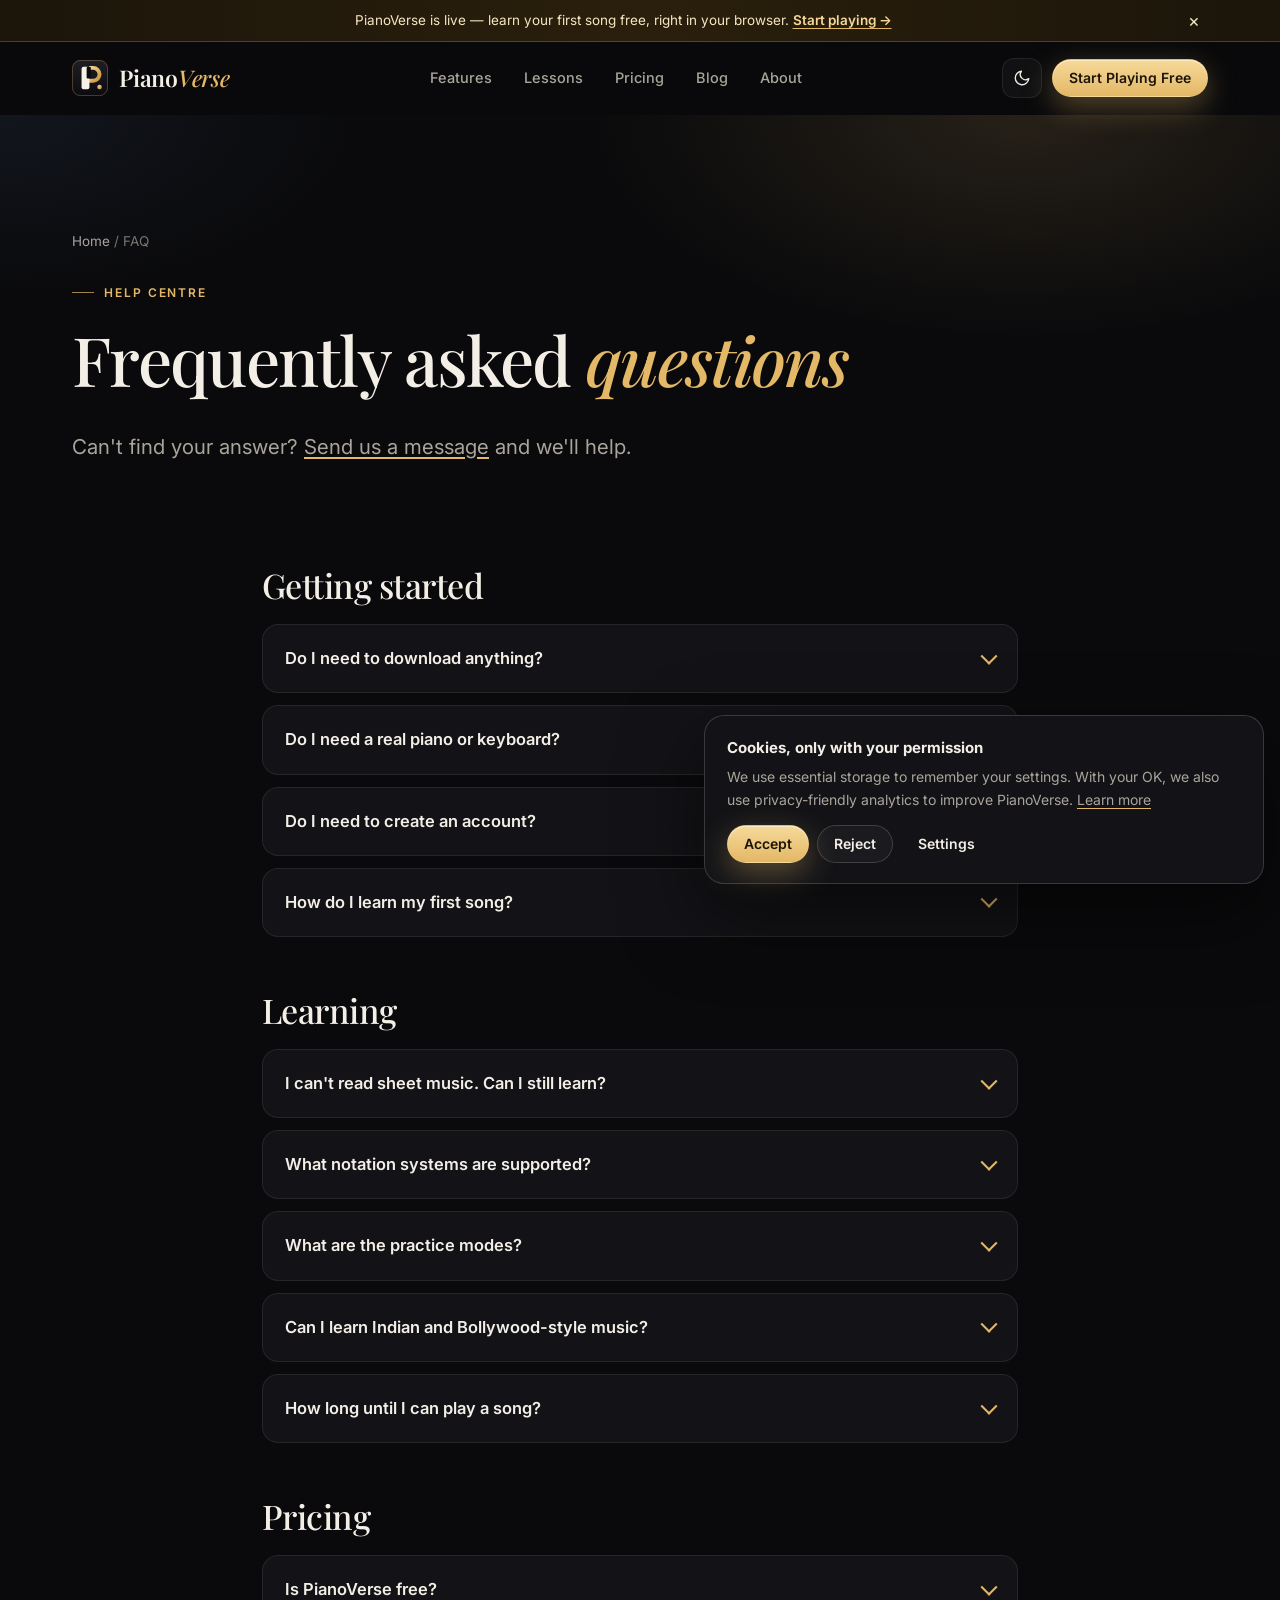
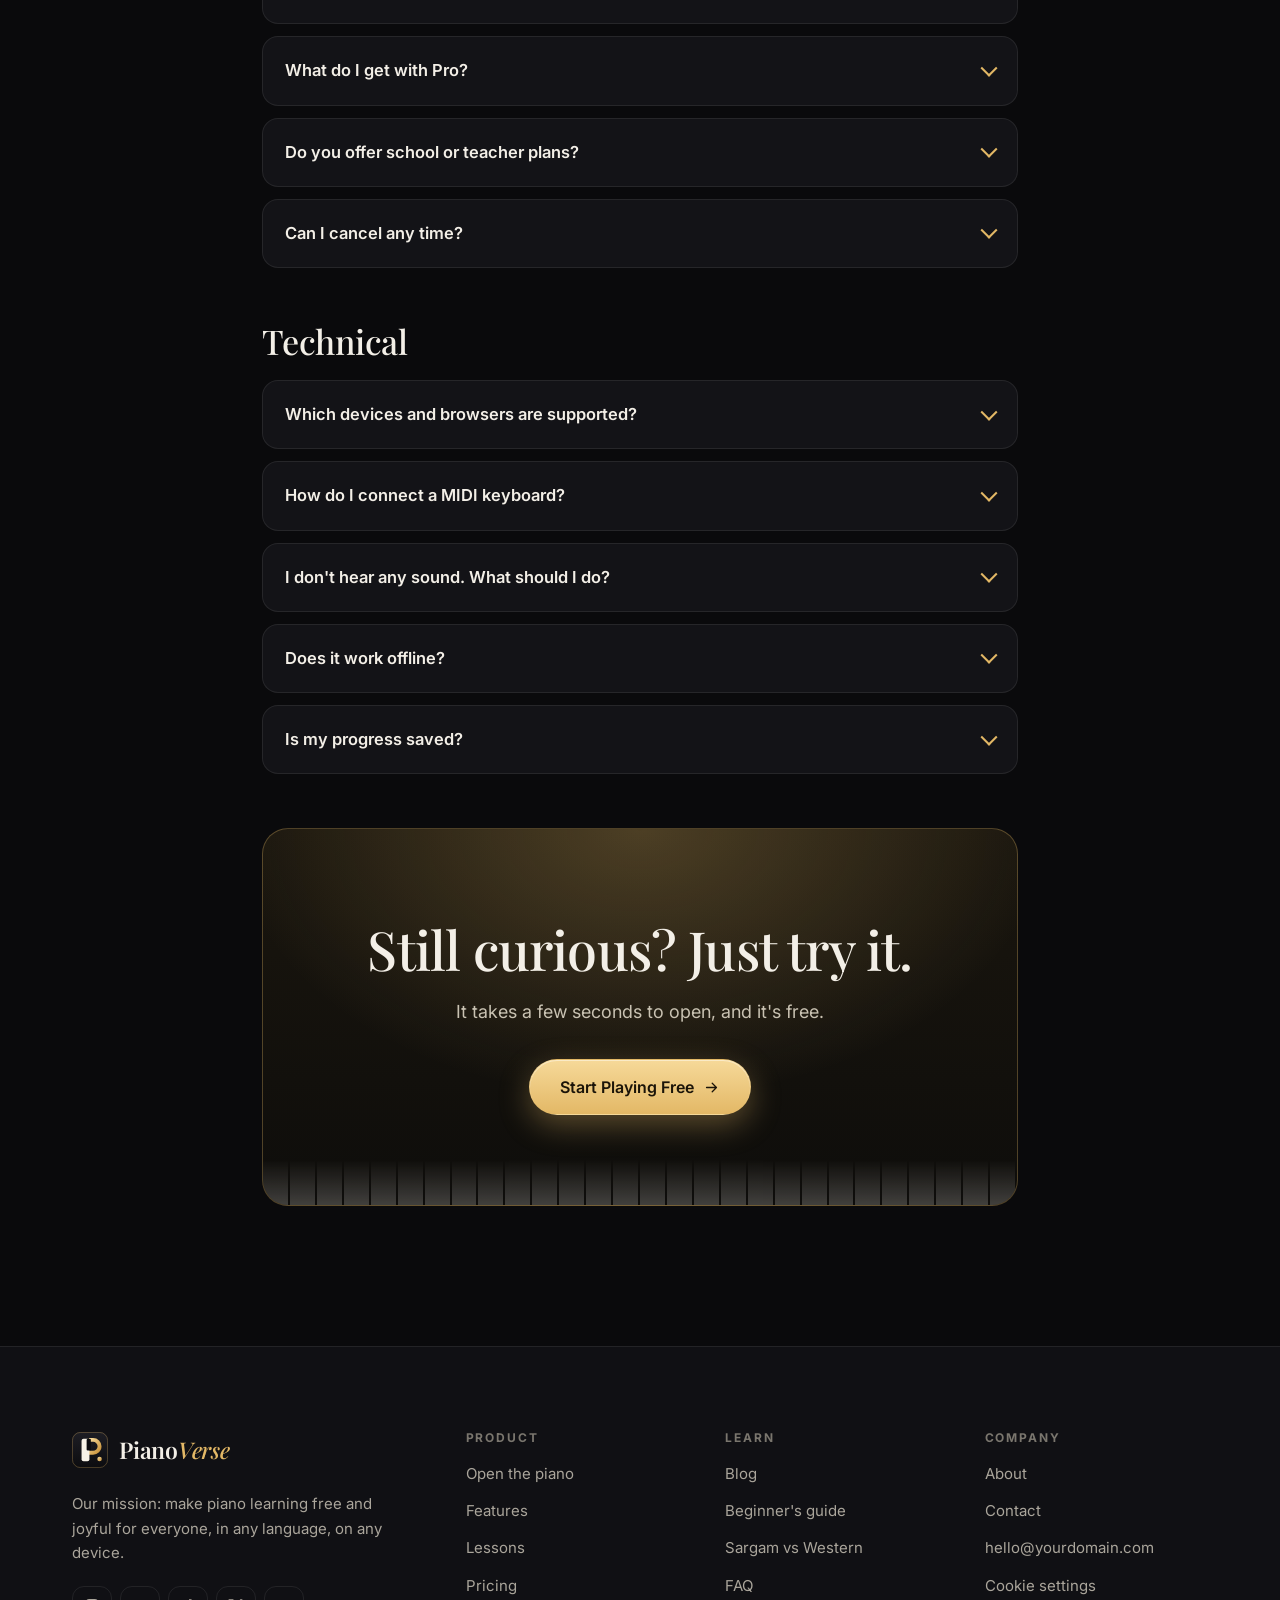
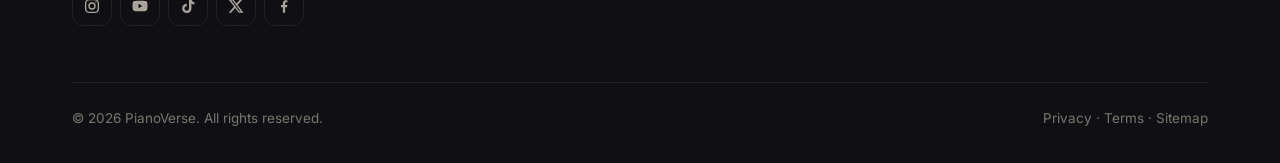
<file: faq.html>
<!doctype html>
<html lang="en" data-theme="dark">
<head>
<meta charset="utf-8">
<meta name="viewport" content="width=device-width, initial-scale=1, viewport-fit=cover">
<title>FAQ — Learning Piano Online with PianoVerse</title>
<meta name="description" content="Answers about learning piano online with PianoVerse: devices, MIDI keyboards, Sargam notation, practice modes, pricing, privacy and offline use.">
<meta name="robots" content="index,follow,max-image-preview:large">
<link rel="canonical" href="https://pianoverse-mu.vercel.app/faq.html">
<meta name="theme-color" content="#0a0a0c">
<meta name="pv-root" content="">
<meta property="og:type" content="website">
<meta property="og:site_name" content="PianoVerse">
<meta property="og:title" content="FAQ — Learning Piano Online with PianoVerse">
<meta property="og:description" content="Answers about learning piano online with PianoVerse: devices, MIDI keyboards, Sargam notation, practice modes, pricing, privacy and offline use.">
<meta property="og:url" content="https://pianoverse-mu.vercel.app/faq.html">
<meta property="og:image" content="https://pianoverse-mu.vercel.app/assets/img/og-image.png">
<meta property="og:image:width" content="1200">
<meta property="og:image:height" content="630">
<meta property="og:image:alt" content="PianoVerse — learn piano in your browser">
<meta property="og:locale" content="en_US">
<meta name="twitter:card" content="summary_large_image">
<meta name="twitter:title" content="FAQ — Learning Piano Online with PianoVerse">
<meta name="twitter:description" content="Answers about learning piano online with PianoVerse: devices, MIDI keyboards, Sargam notation, practice modes, pricing, privacy and offline use.">
<meta name="twitter:image" content="https://pianoverse-mu.vercel.app/assets/img/og-image.png">
<link rel="icon" href="assets/img/favicon.svg" type="image/svg+xml">
<link rel="icon" href="assets/img/favicon-32.png" sizes="32x32" type="image/png">
<link rel="apple-touch-icon" href="assets/img/apple-touch-icon.png">
<link rel="manifest" href="manifest.json">
<link rel="preconnect" href="https://fonts.googleapis.com">
<link rel="preconnect" href="https://fonts.gstatic.com" crossorigin>
<link rel="preload" as="style" href="https://fonts.googleapis.com/css2?family=Inter:wght@400;500;600;700&family=Playfair+Display:ital,wght@0,500;0,600;1,500&display=swap">
<link rel="stylesheet" href="https://fonts.googleapis.com/css2?family=Inter:wght@400;500;600;700&family=Playfair+Display:ital,wght@0,500;0,600;1,500&display=swap" media="print" onload="this.media='all'">
<noscript><link rel="stylesheet" href="https://fonts.googleapis.com/css2?family=Inter:wght@400;500;600;700&family=Playfair+Display:ital,wght@0,500;0,600;1,500&display=swap"></noscript>
<link rel="stylesheet" href="assets/css/styles.css">
<script>document.documentElement.classList.add('js');try{var t=localStorage.getItem('pv-theme');if(t)document.documentElement.dataset.theme=t;if(localStorage.getItem('pv-ann'))document.documentElement.classList.add('ann-off')}catch(e){}</script>
<script src="assets/js/main.js" defer></script>
<script type="application/ld+json">{"@context": "https://schema.org", "@type": "FAQPage", "mainEntity": [{"@type": "Question", "name": "Do I need to download anything?", "acceptedAnswer": {"@type": "Answer", "text": "No. PianoVerse runs in your web browser. Just open the app and start playing. If you like, you can install it to your phone's home screen or your computer like a regular app."}}, {"@type": "Question", "name": "Do I need a real piano or keyboard?", "acceptedAnswer": {"@type": "Answer", "text": "No. Play with your fingers on a touchscreen, with a mouse, or with your computer keyboard: A S D F G H J K are white keys, and W E T Y U O P are black keys. Z and X shift the octave, and the space bar works as the sustain pedal."}}, {"@type": "Question", "name": "Do I need to create an account?", "acceptedAnswer": {"@type": "Answer", "text": "No account is required to play. Your settings, stars and streaks are saved in your browser on that device."}}, {"@type": "Question", "name": "How do I learn my first song?", "acceptedAnswer": {"@type": "Answer", "text": "Open the app, tap Songs, choose a Beginner song such as Twinkle Twinkle Little Star, and press the key that glows gold. In Step-by-step mode the song waits for you at every note."}}, {"@type": "Question", "name": "I can't read sheet music. Can I still learn?", "acceptedAnswer": {"@type": "Answer", "text": "Yes. The next key glows on the keyboard and its name appears in the notation you choose. A small staff also shows each note, so you gradually learn to read music without pressure."}}, {"@type": "Question", "name": "What notation systems are supported?", "acceptedAnswer": {"@type": "Answer", "text": "Four: Western letters (C D E), Indian Sargam (Sa Re Ga, with komal and tivra notes marked), Solfège (Do Re Mi) and the PC-keyboard key to press. The step panel shows all of them at once."}}, {"@type": "Question", "name": "What are the practice modes?", "acceptedAnswer": {"@type": "Answer", "text": "Listen plays the song while keys light up. Step-by-step waits for you to find each note. Play-along keeps tempo after a count-in and scores each note as Perfect, Good or Miss. You can also slow down to 40%, practise phrase by phrase and loop sections. A Memory mode is on the way."}}, {"@type": "Question", "name": "Can I learn Indian and Bollywood-style music?", "acceptedAnswer": {"@type": "Answer", "text": "Yes. The Hindi / Indian tab includes Sargam basics, Raag Yaman and traditional songs and bhajans in simplified teaching arrangements. You can set any key as Sa. We only include public-domain and traditional music, so current film songs are not in the library."}}, {"@type": "Question", "name": "How long until I can play a song?", "acceptedAnswer": {"@type": "Answer", "text": "Most beginners finish a simple song like Mary Had a Little Lamb in their first session. Steady progress comes from short daily practice of 10 to 15 minutes."}}, {"@type": "Question", "name": "Is PianoVerse free?", "acceptedAnswer": {"@type": "Answer", "text": "Yes. The piano, starter songs and first lessons are free forever. Pro adds the full library and advanced tools. See pricing."}}, {"@type": "Question", "name": "What do I get with Pro?", "acceptedAnswer": {"@type": "Answer", "text": "The full song library, all practice modes, all lesson levels, recording and unlimited custom songs. Some Pro features are still rolling out, and the pricing page marks them clearly."}}, {"@type": "Question", "name": "Do you offer school or teacher plans?", "acceptedAnswer": {"@type": "Answer", "text": "Yes. The School / Teacher plan includes multiple student accounts and a progress dashboard. Contact us for classroom pricing."}}, {"@type": "Question", "name": "Can I cancel any time?", "acceptedAnswer": {"@type": "Answer", "text": "Yes. Cancel whenever you like. You keep paid features until the end of the billing period, then return to the Free plan with your progress intact."}}, {"@type": "Question", "name": "Which devices and browsers are supported?", "acceptedAnswer": {"@type": "Answer", "text": "Any modern browser: Chrome, Edge, Firefox and Safari on Windows, macOS, Linux, Android, iPhone and iPad. On phones, hold your device in landscape to see more keys."}}, {"@type": "Question", "name": "How do I connect a MIDI keyboard?", "acceptedAnswer": {"@type": "Answer", "text": "Connect your keyboard by USB (or a USB/Bluetooth MIDI adapter), open Settings in the app and choose Connect MIDI. Web MIDI works in Chrome and Edge; Safari doesn't support it yet. Your sustain pedal works too."}}, {"@type": "Question", "name": "I don't hear any sound. What should I do?", "acceptedAnswer": {"@type": "Answer", "text": "Tap a key once: browsers only allow sound after your first touch or click. Check that your device isn't on silent (on iPhone, turn off the side mute switch) and that the volume in the app's settings is up."}}, {"@type": "Question", "name": "Does it work offline?", "acceptedAnswer": {"@type": "Answer", "text": "Once you've opened PianoVerse online, it can be installed and will open without a connection. The realistic piano recordings load from the internet the first time; offline, a built-in synthesized piano takes over automatically."}}, {"@type": "Question", "name": "Is my progress saved?", "acceptedAnswer": {"@type": "Answer", "text": "Yes, in your browser's local storage on that device. Clearing your browser data or using private browsing will reset it. Account sync across devices is coming soon."}}]}</script>
<script type="application/ld+json">{"@context": "https://schema.org", "@type": "WebPage", "name": "FAQ — Learning Piano Online with PianoVerse", "description": "Answers about learning piano online with PianoVerse: devices, MIDI keyboards, Sargam notation, practice modes, pricing, privacy and offline use.", "url": "https://pianoverse-mu.vercel.app/faq.html", "isPartOf": {"@type": "WebSite", "name": "PianoVerse", "url": "https://pianoverse-mu.vercel.app/"}, "publisher": {"@type": "Organization", "name": "PianoVerse", "url": "https://pianoverse-mu.vercel.app/", "logo": "https://pianoverse-mu.vercel.app/assets/img/icon-512.png"}}</script>
</head>
<body>
<a class="skip" href="#main">Skip to content</a>
<div class="ann" id="ann" role="region" aria-label="Announcement"><div class="wrap ann-in"><p id="annText">PianoVerse is live — learn your first song free, right in your browser. <a href="app/">Start playing →</a></p><button class="ann-x" type="button" aria-label="Dismiss announcement">×</button></div></div>
<header class="site-header">
  <nav class="wrap nav" aria-label="Main">
    <a class="brand" href="index.html" aria-label="PianoVerse home"><svg viewBox="0 0 64 64" aria-hidden="true"><defs><linearGradient id="lgG" x1="0" y1="0" x2="1" y2="1"><stop offset="0" stop-color="#f6d999"/><stop offset="1" stop-color="#c8923a"/></linearGradient><linearGradient id="lgB" x1="0" y1="0" x2="0" y2="1"><stop offset="0" stop-color="#1e1e24"/><stop offset="1" stop-color="#0c0c0f"/></linearGradient></defs><rect width="64" height="64" rx="15" fill="url(#lgB)"/><rect x=".75" y=".75" width="62.5" height="62.5" rx="14.3" fill="none" stroke="#e3b866" stroke-opacity=".35" stroke-width="1.5"/><path d="M30 14h7.5a11.5 11.5 0 0 1 0 23H30" fill="none" stroke="url(#lgG)" stroke-width="7"/><rect x="17" y="12" width="14" height="40" rx="3.5" fill="#f7f2e7"/><rect x="26" y="12" width="7.5" height="21" rx="2" fill="#0c0c0f"/><circle cx="49" cy="48" r="4" fill="url(#lgG)"/></svg><span class="brand-name">Piano<em>Verse</em></span></a>
    <ul class="nav-links"><li><a href="features.html">Features</a></li><li><a href="lessons.html">Lessons</a></li><li><a href="pricing.html">Pricing</a></li><li><a href="blog/">Blog</a></li><li><a href="about.html">About</a></li></ul>
    <div class="nav-actions">
      <button class="icon-btn theme-btn" type="button" aria-label="Toggle light and dark theme"><svg class="moon" viewBox="0 0 24 24" fill="none" stroke="currentColor" stroke-width="1.8" stroke-linecap="round" stroke-linejoin="round" aria-hidden="true"><path d="M21 12.8A9 9 0 1 1 11.2 3a7 7 0 0 0 9.8 9.8z"/></svg><svg class="sun" viewBox="0 0 24 24" fill="none" stroke="currentColor" stroke-width="1.8" stroke-linecap="round" stroke-linejoin="round" aria-hidden="true"><circle cx="12" cy="12" r="4"/><path d="M12 2v2M12 20v2M4.9 4.9l1.4 1.4M17.7 17.7l1.4 1.4M2 12h2M20 12h2M4.9 19.1l1.4-1.4M17.7 6.3l1.4-1.4"/></svg></button>
      <a class="btn btn-gold btn-sm" href="app/" data-loc="nav">Start Playing Free</a>
      <button class="icon-btn burger" type="button" aria-label="Open menu" aria-expanded="false" aria-controls="mnav"><span></span><span></span><span></span></button>
    </div>
  </nav>
  <div class="mnav" id="mnav"><ul><li><a href="features.html">Features</a></li><li><a href="lessons.html">Lessons</a></li><li><a href="pricing.html">Pricing</a></li><li><a href="blog/">Blog</a></li><li><a href="about.html">About</a></li><li><a href="faq.html">FAQ</a></li><li><a href="contact.html">Contact</a></li></ul><a class="btn btn-gold btn-lg btn-block" href="app/" data-loc="mobile-nav">Start Playing Free</a></div>
</header>
<main id="main">
<section class="page-hero">
  <div class="wrap">
    <nav class="crumbs" aria-label="Breadcrumb"><a href="index.html">Home</a> / FAQ</nav>
    <span class="eyebrow">Help centre</span>
    <h1>Frequently asked <span class="gold">questions</span></h1>
    <p class="lead">Can't find your answer? <a href="contact.html">Send us a message</a> and we'll help.</p>
  </div>
</section>

<section class="section" style="padding-top:10px">
  <div class="wrap narrow">
    <div class="faq-group reveal" id="getting-started">
      <h2>Getting started</h2>
      <div class="faq">
        <details><summary>Do I need to download anything?</summary><div class="ans"><p>No. PianoVerse runs in your web browser. Just open the app and start playing. If you like, you can install it to your phone's home screen or your computer like a regular app.</p></div></details>
        <details><summary>Do I need a real piano or keyboard?</summary><div class="ans"><p>No. Play with your fingers on a touchscreen, with a mouse, or with your computer keyboard: A S D F G H J K are white keys, and W E T Y U O P are black keys. Z and X shift the octave, and the space bar works as the sustain pedal.</p></div></details>
        <details><summary>Do I need to create an account?</summary><div class="ans"><p>No account is required to play. Your settings, stars and streaks are saved in your browser on that device.</p></div></details>
        <details><summary>How do I learn my first song?</summary><div class="ans"><p>Open the app, tap <b>Songs</b>, choose a Beginner song such as Twinkle Twinkle Little Star, and press the key that glows gold. In Step-by-step mode the song waits for you at every note.</p></div></details>
      </div>
    </div>

    <div class="faq-group reveal" id="learning">
      <h2>Learning</h2>
      <div class="faq">
        <details><summary>I can't read sheet music. Can I still learn?</summary><div class="ans"><p>Yes. The next key glows on the keyboard and its name appears in the notation you choose. A small staff also shows each note, so you gradually learn to read music without pressure.</p></div></details>
        <details><summary>What notation systems are supported?</summary><div class="ans"><p>Four: Western letters (C D E), Indian Sargam (Sa Re Ga, with komal and tivra notes marked), Solfège (Do Re Mi) and the PC-keyboard key to press. The step panel shows all of them at once.</p></div></details>
        <details><summary>What are the practice modes?</summary><div class="ans"><p><b>Listen</b> plays the song while keys light up. <b>Step-by-step</b> waits for you to find each note. <b>Play-along</b> keeps tempo after a count-in and scores each note as Perfect, Good or Miss. You can also slow down to 40%, practise phrase by phrase and loop sections. A Memory mode is on the way.</p></div></details>
        <details><summary>Can I learn Indian and Bollywood-style music?</summary><div class="ans"><p>Yes. The Hindi / Indian tab includes Sargam basics, Raag Yaman and traditional songs and bhajans in simplified teaching arrangements. You can set any key as Sa. We only include public-domain and traditional music, so current film songs are not in the library.</p></div></details>
        <details><summary>How long until I can play a song?</summary><div class="ans"><p>Most beginners finish a simple song like Mary Had a Little Lamb in their first session. Steady progress comes from short daily practice of 10 to 15 minutes.</p></div></details>
      </div>
    </div>

    <div class="faq-group reveal" id="pricing">
      <h2>Pricing</h2>
      <div class="faq">
        <details><summary>Is PianoVerse free?</summary><div class="ans"><p>Yes. The piano, starter songs and first lessons are free forever. Pro adds the full library and advanced tools. See <a href="pricing.html">pricing</a>.</p></div></details>
        <details><summary>What do I get with Pro?</summary><div class="ans"><p>The full song library, all practice modes, all lesson levels, recording and unlimited custom songs. Some Pro features are still rolling out, and the pricing page marks them clearly.</p></div></details>
        <details><summary>Do you offer school or teacher plans?</summary><div class="ans"><p>Yes. The School / Teacher plan includes multiple student accounts and a progress dashboard. <a href="contact.html#schools">Contact us</a> for classroom pricing.</p></div></details>
        <details><summary>Can I cancel any time?</summary><div class="ans"><p>Yes. Cancel whenever you like. You keep paid features until the end of the billing period, then return to the Free plan with your progress intact.</p></div></details>
      </div>
    </div>

    <div class="faq-group reveal" id="technical">
      <h2>Technical</h2>
      <div class="faq">
        <details><summary>Which devices and browsers are supported?</summary><div class="ans"><p>Any modern browser: Chrome, Edge, Firefox and Safari on Windows, macOS, Linux, Android, iPhone and iPad. On phones, hold your device in landscape to see more keys.</p></div></details>
        <details><summary>How do I connect a MIDI keyboard?</summary><div class="ans"><p>Connect your keyboard by USB (or a USB/Bluetooth MIDI adapter), open Settings in the app and choose <b>Connect MIDI</b>. Web MIDI works in Chrome and Edge; Safari doesn't support it yet. Your sustain pedal works too.</p></div></details>
        <details><summary>I don't hear any sound. What should I do?</summary><div class="ans"><p>Tap a key once: browsers only allow sound after your first touch or click. Check that your device isn't on silent (on iPhone, turn off the side mute switch) and that the volume in the app's settings is up.</p></div></details>
        <details><summary>Does it work offline?</summary><div class="ans"><p>Once you've opened PianoVerse online, it can be installed and will open without a connection. The realistic piano recordings load from the internet the first time; offline, a built-in synthesized piano takes over automatically.</p></div></details>
        <details><summary>Is my progress saved?</summary><div class="ans"><p>Yes, in your browser's local storage on that device. Clearing your browser data or using private browsing will reset it. Account sync across devices is coming soon.</p></div></details>
      </div>
    </div>

    <div class="cta-band reveal">
      <h2>Still curious? Just try it.</h2>
      <p>It takes a few seconds to open, and it's free.</p>
      <a class="btn btn-gold btn-lg" href="app/" data-loc="faq-final">Start Playing Free <svg viewBox="0 0 24 24" fill="none" stroke="currentColor" stroke-width="1.8" stroke-linecap="round" stroke-linejoin="round" aria-hidden="true"><path d="M5 12h14M13 6l6 6-6 6"/></svg></a>
      <div class="keys-deco" aria-hidden="true"></div>
    </div>
  </div>
</section>
</main>
<footer class="site-footer">
  <div class="wrap">
    <div class="foot-grid">
      <div class="foot-brand">
        <a class="brand" href="index.html" aria-label="PianoVerse home"><svg viewBox="0 0 64 64" aria-hidden="true"><defs><linearGradient id="lgG" x1="0" y1="0" x2="1" y2="1"><stop offset="0" stop-color="#f6d999"/><stop offset="1" stop-color="#c8923a"/></linearGradient><linearGradient id="lgB" x1="0" y1="0" x2="0" y2="1"><stop offset="0" stop-color="#1e1e24"/><stop offset="1" stop-color="#0c0c0f"/></linearGradient></defs><rect width="64" height="64" rx="15" fill="url(#lgB)"/><rect x=".75" y=".75" width="62.5" height="62.5" rx="14.3" fill="none" stroke="#e3b866" stroke-opacity=".35" stroke-width="1.5"/><path d="M30 14h7.5a11.5 11.5 0 0 1 0 23H30" fill="none" stroke="url(#lgG)" stroke-width="7"/><rect x="17" y="12" width="14" height="40" rx="3.5" fill="#f7f2e7"/><rect x="26" y="12" width="7.5" height="21" rx="2" fill="#0c0c0f"/><circle cx="49" cy="48" r="4" fill="url(#lgG)"/></svg><span class="brand-name">Piano<em>Verse</em></span></a>
        <p>Our mission: make piano learning free and joyful for everyone, in any language, on any device.</p>
        <div class="socials"><a data-social="instagram" href="#" aria-label="PianoVerse on Instagram" rel="noopener" target="_blank"><svg viewBox="0 0 24 24" fill="none" stroke="currentColor" stroke-width="1.8" stroke-linecap="round" stroke-linejoin="round" aria-hidden="true"><rect x="3.5" y="3.5" width="17" height="17" rx="5"/><circle cx="12" cy="12" r="4"/><circle cx="17.2" cy="6.8" r="1" fill="currentColor" stroke="none"/></svg></a><a data-social="youtube" href="#" aria-label="PianoVerse on YouTube" rel="noopener" target="_blank"><svg viewBox="0 0 24 24" fill="currentColor" aria-hidden="true"><path d="M21.6 7.2a2.6 2.6 0 0 0-1.8-1.8C18.2 5 12 5 12 5s-6.2 0-7.8.4A2.6 2.6 0 0 0 2.4 7.2 27 27 0 0 0 2 12a27 27 0 0 0 .4 4.8 2.6 2.6 0 0 0 1.8 1.8C5.8 19 12 19 12 19s6.2 0 7.8-.4a2.6 2.6 0 0 0 1.8-1.8A27 27 0 0 0 22 12a27 27 0 0 0-.4-4.8zM10 15V9l5.2 3z"/></svg></a><a data-social="tiktok" href="#" aria-label="PianoVerse on TikTok" rel="noopener" target="_blank"><svg viewBox="0 0 24 24" fill="currentColor" aria-hidden="true"><path d="M16.6 3c.4 2.2 1.8 3.7 4 3.9v3.2a7.3 7.3 0 0 1-4-1.3v6.4A6.2 6.2 0 1 1 10.4 9v3.3a3 3 0 1 0 2.9 3V3z"/></svg></a><a data-social="x" href="#" aria-label="PianoVerse on X" rel="noopener" target="_blank"><svg viewBox="0 0 24 24" fill="currentColor" aria-hidden="true"><path d="M17.8 3h3.1l-6.8 7.7 8 10.3h-6.3l-4.9-6.4L5.3 21H2.2l7.3-8.3L1.8 3h6.4l4.4 5.8zm-1.1 16.2h1.7L7.4 4.7H5.6z"/></svg></a><a data-social="facebook" href="#" aria-label="PianoVerse on Facebook" rel="noopener" target="_blank"><svg viewBox="0 0 24 24" fill="currentColor" aria-hidden="true"><path d="M13.5 21v-7.5H16l.4-3h-2.9V8.6c0-.9.3-1.5 1.5-1.5h1.5V4.4c-.3 0-1.2-.1-2.2-.1-2.2 0-3.8 1.4-3.8 3.9v2.3H8v3h2.5V21z"/></svg></a></div>
      </div>
      <div><h4>Product</h4><ul><li><a href="app/" data-loc="footer">Open the piano</a></li><li><a href="features.html">Features</a></li><li><a href="lessons.html">Lessons</a></li><li><a href="pricing.html">Pricing</a></li></ul></div>
      <div><h4>Learn</h4><ul><li><a href="blog/">Blog</a></li><li><a href="blog/learn-piano-online-free.html">Beginner's guide</a></li><li><a href="blog/sargam-vs-western-notation.html">Sargam vs Western</a></li><li><a href="faq.html">FAQ</a></li></ul></div>
      <div><h4>Company</h4><ul><li><a href="about.html">About</a></li><li><a href="contact.html">Contact</a></li><li><a data-cfg="contactEmail" href="mailto:hello@yourdomain.com">hello@yourdomain.com</a></li><li><button type="button" data-cookie-settings>Cookie settings</button></li></ul></div>
    </div>
    <div class="foot-bottom"><span>© <span data-year>2026</span> PianoVerse. All rights reserved.</span><span><a href="privacy.html">Privacy</a> · <a href="terms.html">Terms</a> · <a href="sitemap.xml">Sitemap</a></span></div>
  </div>
</footer>
<div class="cookie" id="cookie" role="region" aria-label="Cookie consent">
  <b>Cookies, only with your permission</b>
  <p>We use essential storage to remember your settings. With your OK, we also use privacy-friendly analytics to improve PianoVerse. <a href="privacy.html">Learn more</a></p>
  <div class="btn-row"><button class="btn btn-gold btn-sm" type="button" data-ck="accept">Accept</button><button class="btn btn-sm" type="button" data-ck="reject">Reject</button><button class="btn btn-ghost btn-sm" type="button" data-ck="settings">Settings</button></div>
</div>
<div class="modal" id="cookieModal" role="dialog" aria-modal="true" aria-labelledby="ckTitle" aria-hidden="true">
  <div class="modal-box">
    <h2 id="ckTitle">Cookie settings</h2>
    <div class="opt"><div><b>Essential</b><span>Theme, consent choice and app progress saved in your browser. Always on.</span></div><label class="switch"><input type="checkbox" checked disabled aria-label="Essential storage (always on)"><i></i></label></div>
    <div class="opt"><div><b>Analytics</b><span>Anonymous usage statistics that help us improve lessons and features.</span></div><label class="switch"><input type="checkbox" id="ckAnalytics" aria-label="Allow analytics"><i></i></label></div>
    <div class="btn-row" style="margin-top:18px"><button class="btn btn-gold" type="button" data-ck="save">Save choices</button><button class="btn btn-ghost" type="button" data-ck="close">Cancel</button></div>
  </div>
</div>
</body>
</html>
</file>
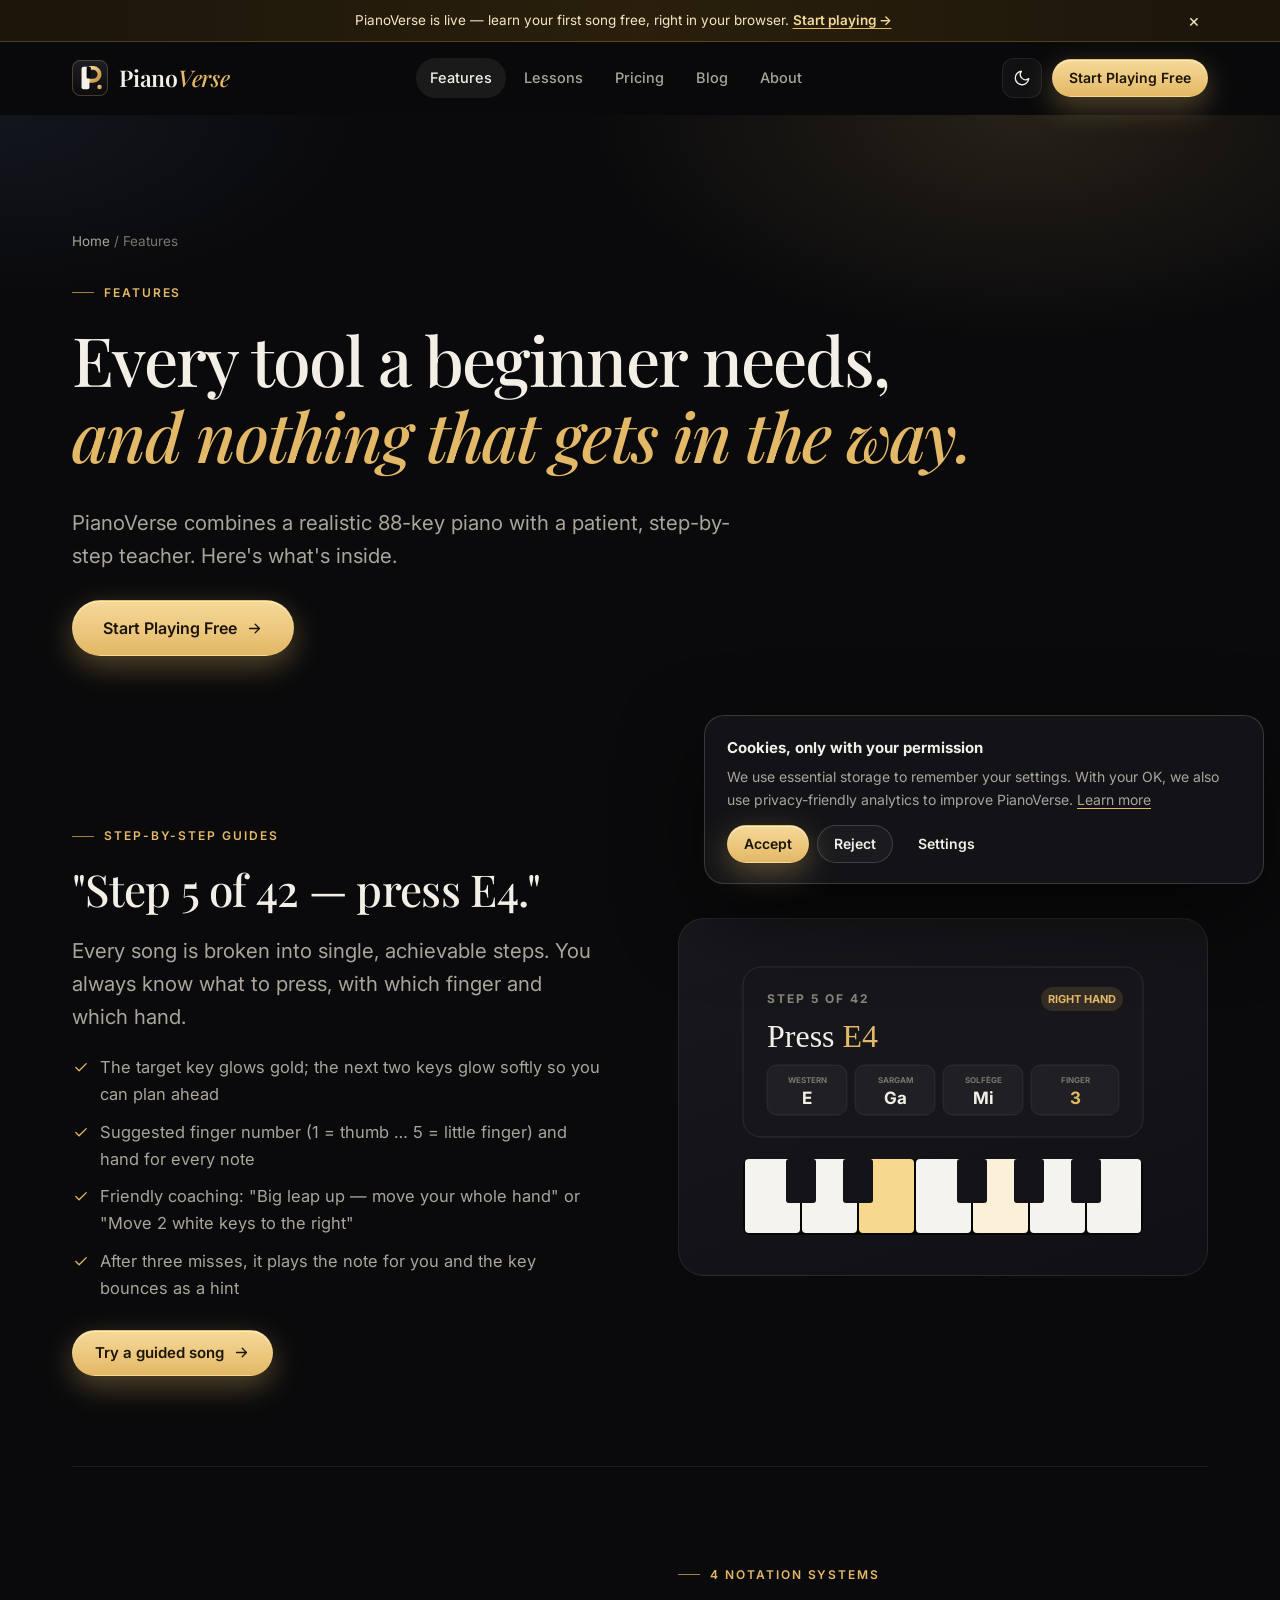
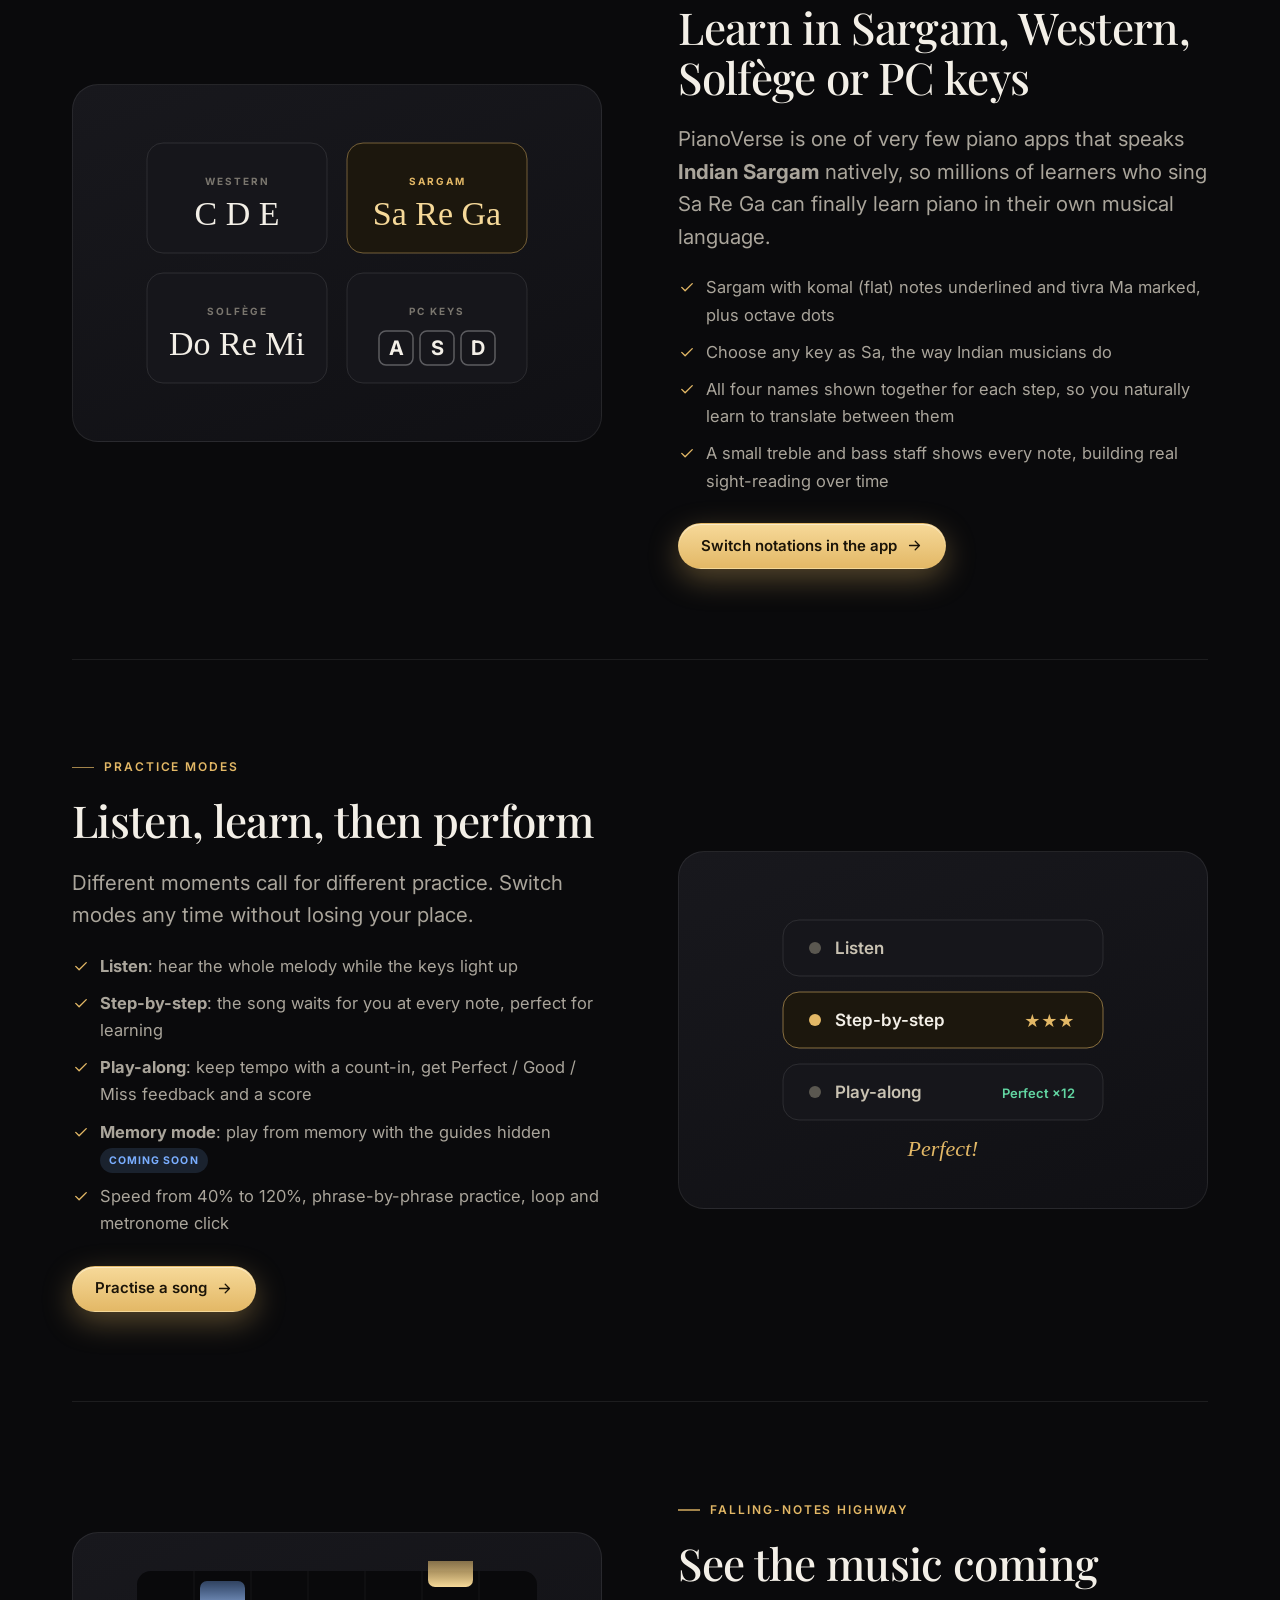
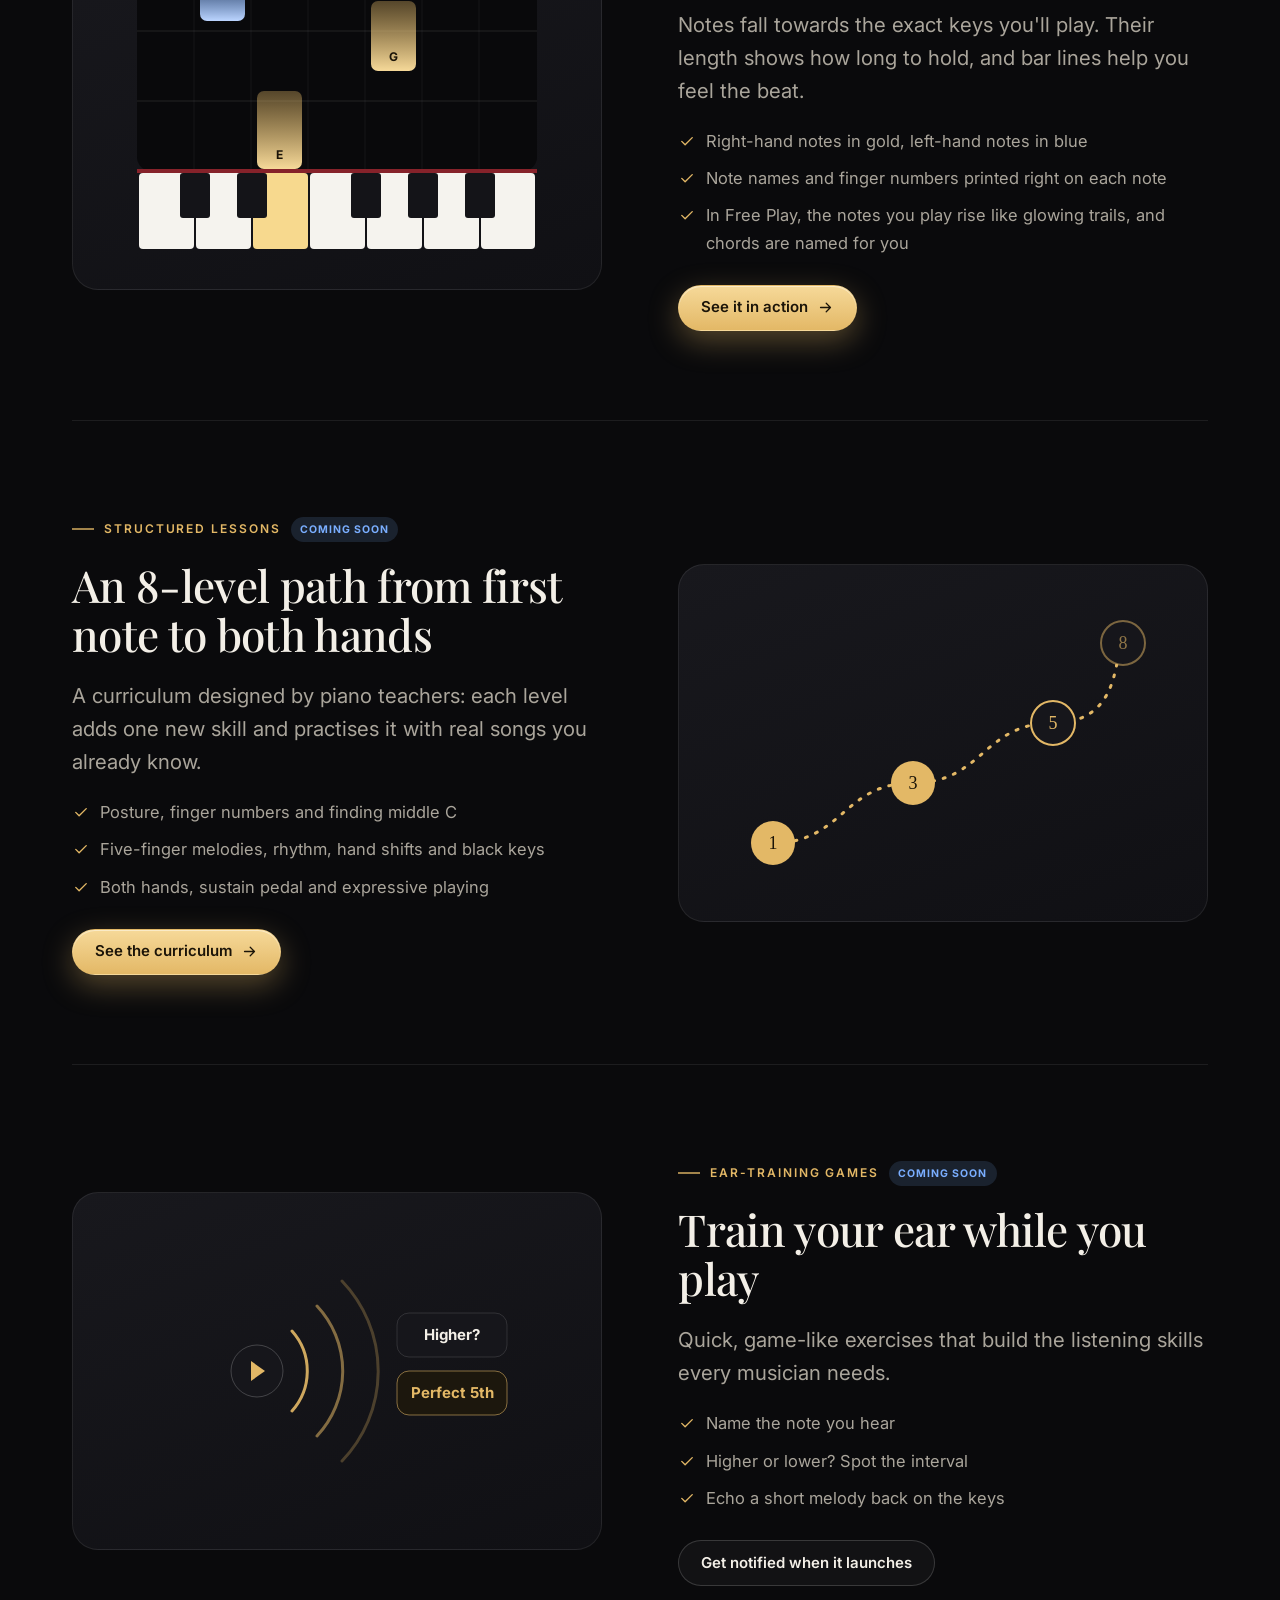
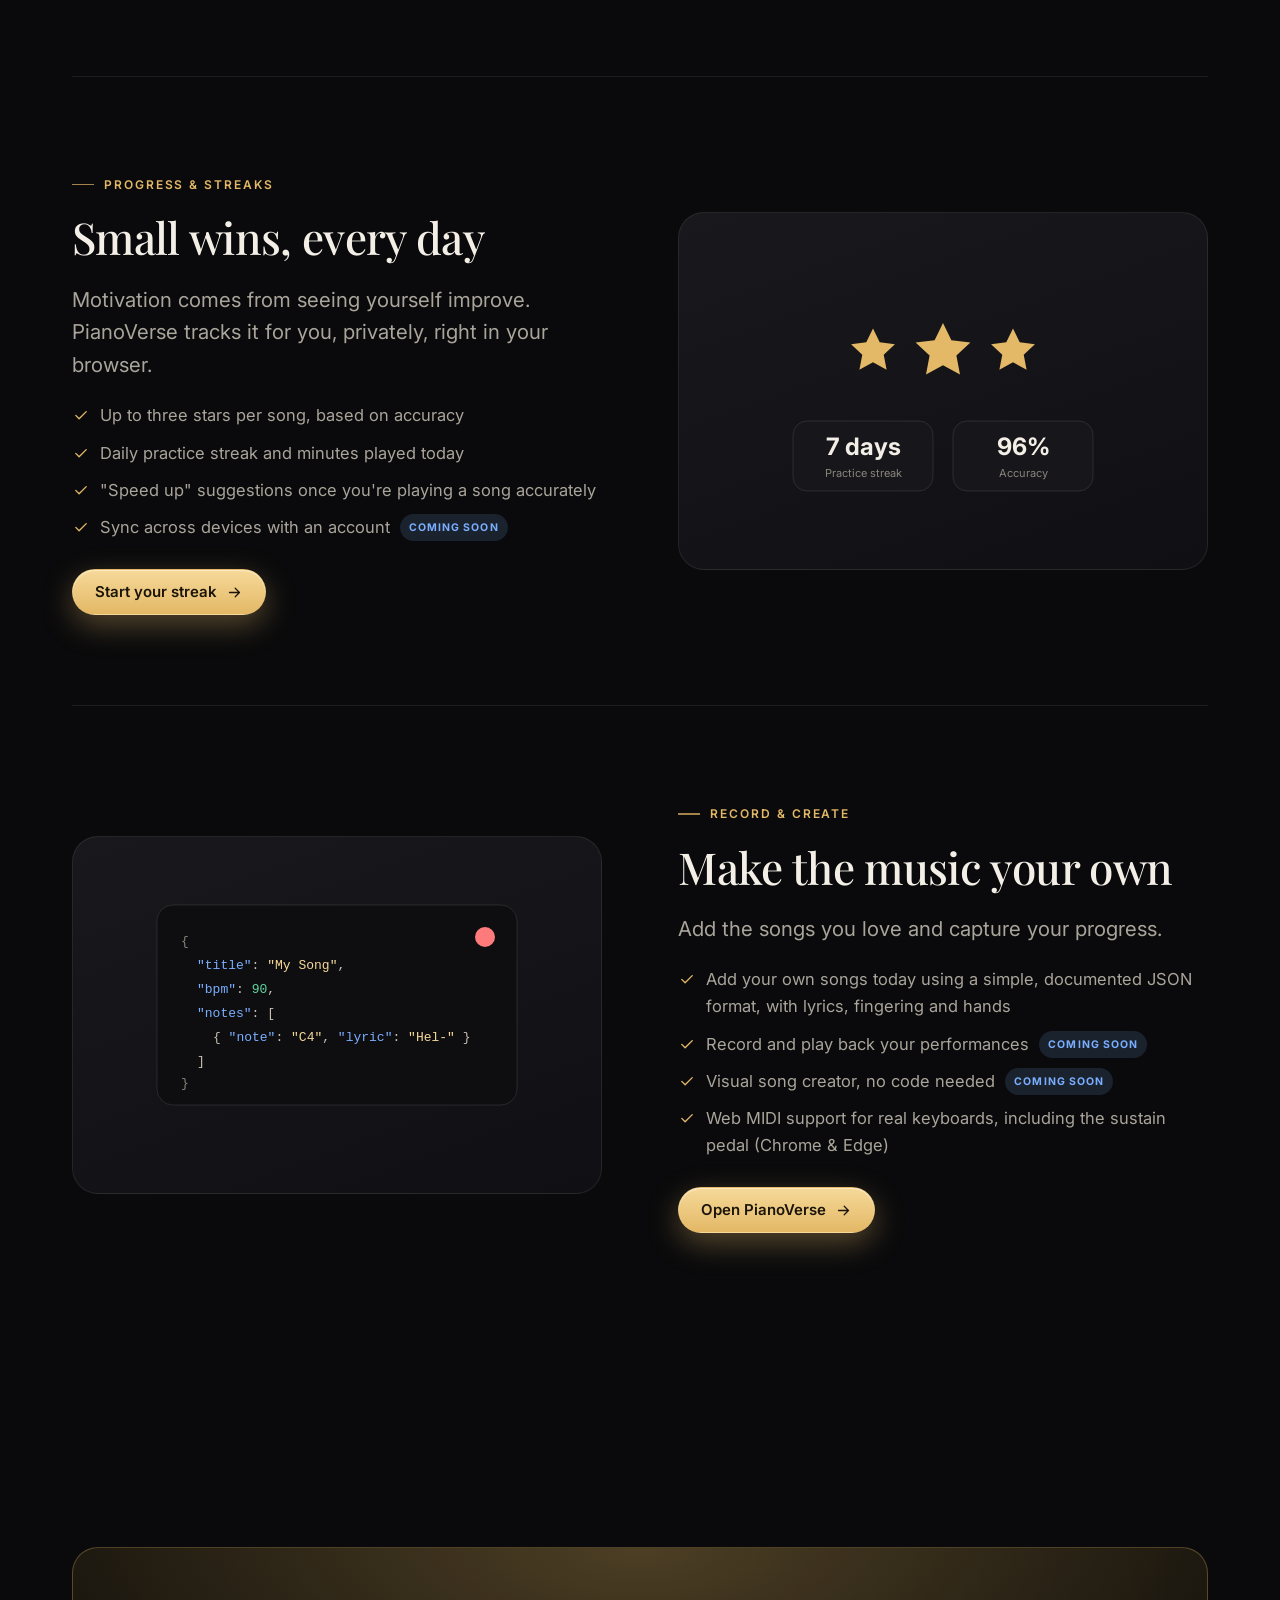
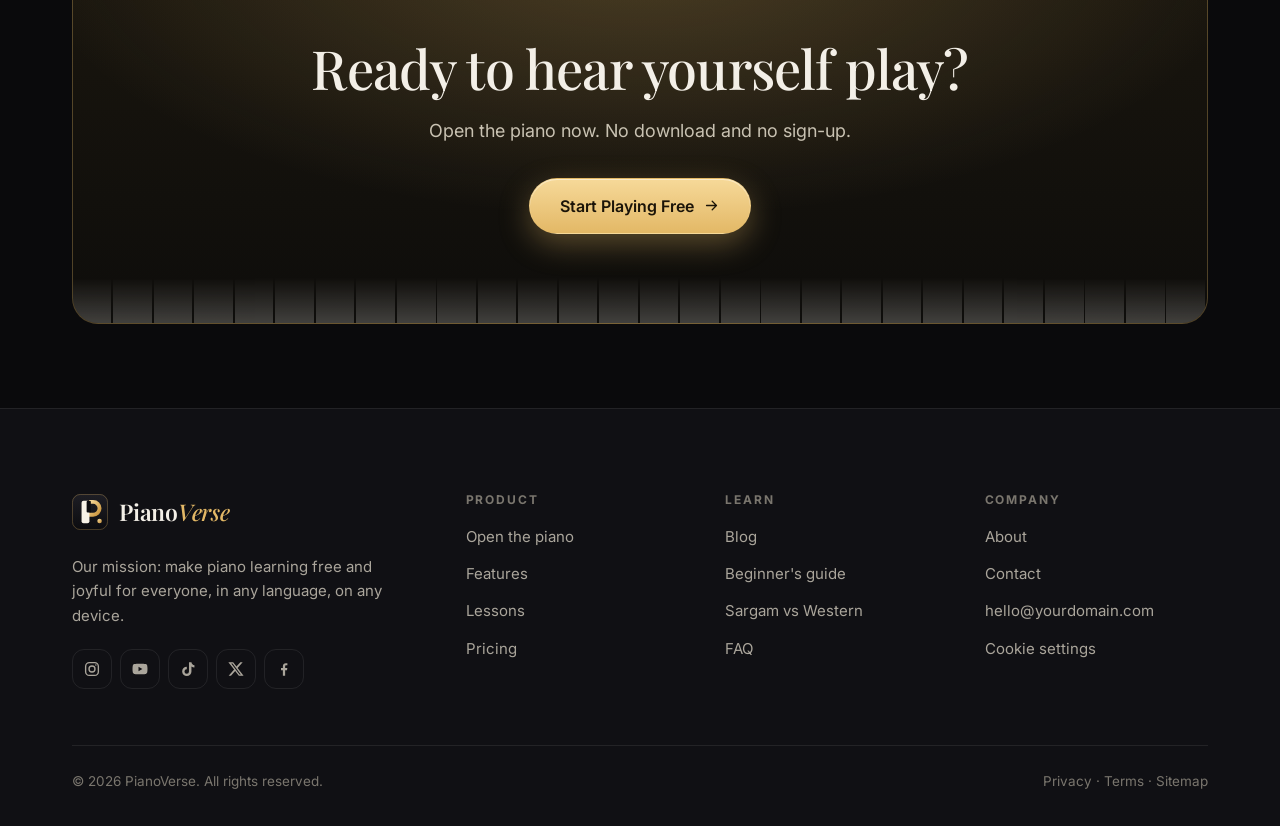
<file: features.html>
<!doctype html>
<html lang="en" data-theme="dark">
<head>
<meta charset="utf-8">
<meta name="viewport" content="width=device-width, initial-scale=1, viewport-fit=cover">
<title>Features — Virtual Piano with Step-by-Step Lessons | PianoVerse</title>
<meta name="description" content="Explore PianoVerse features: step-by-step song guides, Sargam, Western, Solfège and PC-key notation, a falling-notes highway, practice modes, progress tracking and MIDI support.">
<meta name="robots" content="index,follow,max-image-preview:large">
<link rel="canonical" href="https://pianoverse-mu.vercel.app/features.html">
<meta name="theme-color" content="#0a0a0c">
<meta name="pv-root" content="">
<meta property="og:type" content="website">
<meta property="og:site_name" content="PianoVerse">
<meta property="og:title" content="Features — Virtual Piano with Step-by-Step Lessons | PianoVerse">
<meta property="og:description" content="Explore PianoVerse features: step-by-step song guides, Sargam, Western, Solfège and PC-key notation, a falling-notes highway, practice modes, progress tracking and MIDI support.">
<meta property="og:url" content="https://pianoverse-mu.vercel.app/features.html">
<meta property="og:image" content="https://pianoverse-mu.vercel.app/assets/img/og-image.png">
<meta property="og:image:width" content="1200">
<meta property="og:image:height" content="630">
<meta property="og:image:alt" content="PianoVerse — learn piano in your browser">
<meta property="og:locale" content="en_US">
<meta name="twitter:card" content="summary_large_image">
<meta name="twitter:title" content="Features — Virtual Piano with Step-by-Step Lessons | PianoVerse">
<meta name="twitter:description" content="Explore PianoVerse features: step-by-step song guides, Sargam, Western, Solfège and PC-key notation, a falling-notes highway, practice modes, progress tracking and MIDI support.">
<meta name="twitter:image" content="https://pianoverse-mu.vercel.app/assets/img/og-image.png">
<link rel="icon" href="assets/img/favicon.svg" type="image/svg+xml">
<link rel="icon" href="assets/img/favicon-32.png" sizes="32x32" type="image/png">
<link rel="apple-touch-icon" href="assets/img/apple-touch-icon.png">
<link rel="manifest" href="manifest.json">
<link rel="preconnect" href="https://fonts.googleapis.com">
<link rel="preconnect" href="https://fonts.gstatic.com" crossorigin>
<link rel="preload" as="style" href="https://fonts.googleapis.com/css2?family=Inter:wght@400;500;600;700&family=Playfair+Display:ital,wght@0,500;0,600;1,500&display=swap">
<link rel="stylesheet" href="https://fonts.googleapis.com/css2?family=Inter:wght@400;500;600;700&family=Playfair+Display:ital,wght@0,500;0,600;1,500&display=swap" media="print" onload="this.media='all'">
<noscript><link rel="stylesheet" href="https://fonts.googleapis.com/css2?family=Inter:wght@400;500;600;700&family=Playfair+Display:ital,wght@0,500;0,600;1,500&display=swap"></noscript>
<link rel="stylesheet" href="assets/css/styles.css">
<script>document.documentElement.classList.add('js');try{var t=localStorage.getItem('pv-theme');if(t)document.documentElement.dataset.theme=t;if(localStorage.getItem('pv-ann'))document.documentElement.classList.add('ann-off')}catch(e){}</script>
<script src="assets/js/main.js" defer></script>
<script type="application/ld+json">{"@context": "https://schema.org", "@type": "WebPage", "name": "Features — Virtual Piano with Step-by-Step Lessons | PianoVerse", "description": "Explore PianoVerse features: step-by-step song guides, Sargam, Western, Solfège and PC-key notation, a falling-notes highway, practice modes, progress tracking and MIDI support.", "url": "https://pianoverse-mu.vercel.app/features.html", "isPartOf": {"@type": "WebSite", "name": "PianoVerse", "url": "https://pianoverse-mu.vercel.app/"}, "publisher": {"@type": "Organization", "name": "PianoVerse", "url": "https://pianoverse-mu.vercel.app/", "logo": "https://pianoverse-mu.vercel.app/assets/img/icon-512.png"}}</script>
</head>
<body>
<a class="skip" href="#main">Skip to content</a>
<div class="ann" id="ann" role="region" aria-label="Announcement"><div class="wrap ann-in"><p id="annText">PianoVerse is live — learn your first song free, right in your browser. <a href="app/">Start playing →</a></p><button class="ann-x" type="button" aria-label="Dismiss announcement">×</button></div></div>
<header class="site-header">
  <nav class="wrap nav" aria-label="Main">
    <a class="brand" href="index.html" aria-label="PianoVerse home"><svg viewBox="0 0 64 64" aria-hidden="true"><defs><linearGradient id="lgG" x1="0" y1="0" x2="1" y2="1"><stop offset="0" stop-color="#f6d999"/><stop offset="1" stop-color="#c8923a"/></linearGradient><linearGradient id="lgB" x1="0" y1="0" x2="0" y2="1"><stop offset="0" stop-color="#1e1e24"/><stop offset="1" stop-color="#0c0c0f"/></linearGradient></defs><rect width="64" height="64" rx="15" fill="url(#lgB)"/><rect x=".75" y=".75" width="62.5" height="62.5" rx="14.3" fill="none" stroke="#e3b866" stroke-opacity=".35" stroke-width="1.5"/><path d="M30 14h7.5a11.5 11.5 0 0 1 0 23H30" fill="none" stroke="url(#lgG)" stroke-width="7"/><rect x="17" y="12" width="14" height="40" rx="3.5" fill="#f7f2e7"/><rect x="26" y="12" width="7.5" height="21" rx="2" fill="#0c0c0f"/><circle cx="49" cy="48" r="4" fill="url(#lgG)"/></svg><span class="brand-name">Piano<em>Verse</em></span></a>
    <ul class="nav-links"><li><a href="features.html" aria-current="page">Features</a></li><li><a href="lessons.html">Lessons</a></li><li><a href="pricing.html">Pricing</a></li><li><a href="blog/">Blog</a></li><li><a href="about.html">About</a></li></ul>
    <div class="nav-actions">
      <button class="icon-btn theme-btn" type="button" aria-label="Toggle light and dark theme"><svg class="moon" viewBox="0 0 24 24" fill="none" stroke="currentColor" stroke-width="1.8" stroke-linecap="round" stroke-linejoin="round" aria-hidden="true"><path d="M21 12.8A9 9 0 1 1 11.2 3a7 7 0 0 0 9.8 9.8z"/></svg><svg class="sun" viewBox="0 0 24 24" fill="none" stroke="currentColor" stroke-width="1.8" stroke-linecap="round" stroke-linejoin="round" aria-hidden="true"><circle cx="12" cy="12" r="4"/><path d="M12 2v2M12 20v2M4.9 4.9l1.4 1.4M17.7 17.7l1.4 1.4M2 12h2M20 12h2M4.9 19.1l1.4-1.4M17.7 6.3l1.4-1.4"/></svg></button>
      <a class="btn btn-gold btn-sm" href="app/" data-loc="nav">Start Playing Free</a>
      <button class="icon-btn burger" type="button" aria-label="Open menu" aria-expanded="false" aria-controls="mnav"><span></span><span></span><span></span></button>
    </div>
  </nav>
  <div class="mnav" id="mnav"><ul><li><a href="features.html">Features</a></li><li><a href="lessons.html">Lessons</a></li><li><a href="pricing.html">Pricing</a></li><li><a href="blog/">Blog</a></li><li><a href="about.html">About</a></li><li><a href="faq.html">FAQ</a></li><li><a href="contact.html">Contact</a></li></ul><a class="btn btn-gold btn-lg btn-block" href="app/" data-loc="mobile-nav">Start Playing Free</a></div>
</header>
<main id="main">
<section class="page-hero">
  <div class="wrap">
    <nav class="crumbs" aria-label="Breadcrumb"><a href="index.html">Home</a> / Features</nav>
    <span class="eyebrow">Features</span>
    <h1>Every tool a beginner needs, <span class="gold">and nothing that gets in the way.</span></h1>
    <p class="lead">PianoVerse combines a realistic 88-key piano with a patient, step-by-step teacher. Here's what's inside.</p>
    <div class="btn-row" style="margin-top:28px"><a class="btn btn-gold btn-lg" href="app/" data-loc="features-hero">Start Playing Free <svg viewBox="0 0 24 24" fill="none" stroke="currentColor" stroke-width="1.8" stroke-linecap="round" stroke-linejoin="round" aria-hidden="true"><path d="M5 12h14M13 6l6 6-6 6"/></svg></a></div>
  </div>
</section>

<section class="section" style="padding-top:0">
  <div class="wrap">

    <article class="frow reveal" id="guides">
      <div>
        <span class="eyebrow">Step-by-step guides</span>
        <h2>"Step 5 of 42 — press E4."</h2>
        <p class="lead">Every song is broken into single, achievable steps. You always know what to press, with which finger and which hand.</p>
        <ul>
          <li><svg viewBox="0 0 24 24" fill="none" stroke="currentColor" stroke-width="1.8" stroke-linecap="round" stroke-linejoin="round" aria-hidden="true"><path d="M5 12.5l4.5 4.5L19 7.5"/></svg>The target key glows gold; the next two keys glow softly so you can plan ahead</li>
          <li><svg viewBox="0 0 24 24" fill="none" stroke="currentColor" stroke-width="1.8" stroke-linecap="round" stroke-linejoin="round" aria-hidden="true"><path d="M5 12.5l4.5 4.5L19 7.5"/></svg>Suggested finger number (1 = thumb … 5 = little finger) and hand for every note</li>
          <li><svg viewBox="0 0 24 24" fill="none" stroke="currentColor" stroke-width="1.8" stroke-linecap="round" stroke-linejoin="round" aria-hidden="true"><path d="M5 12.5l4.5 4.5L19 7.5"/></svg>Friendly coaching: "Big leap up — move your whole hand" or "Move 2 white keys to the right"</li>
          <li><svg viewBox="0 0 24 24" fill="none" stroke="currentColor" stroke-width="1.8" stroke-linecap="round" stroke-linejoin="round" aria-hidden="true"><path d="M5 12.5l4.5 4.5L19 7.5"/></svg>After three misses, it plays the note for you and the key bounces as a hint</li>
        </ul>
        <a class="btn btn-gold" href="app/" data-loc="features-guides">Try a guided song <svg viewBox="0 0 24 24" fill="none" stroke="currentColor" stroke-width="1.8" stroke-linecap="round" stroke-linejoin="round" aria-hidden="true"><path d="M5 12h14M13 6l6 6-6 6"/></svg></a>
      </div>
      <div class="frow-vis"><svg class="illus" viewBox="0 0 440 300" aria-hidden="true">
        <rect x="20" y="20" width="400" height="170" rx="18" fill="#16161b" stroke="rgba(255,255,255,.1)"/>
        <text x="44" y="56" font-family="Inter,Arial" font-size="12" font-weight="700" letter-spacing="2" fill="#8a857b">STEP 5 OF 42</text>
        <rect x="318" y="40" width="82" height="24" rx="12" fill="rgba(227,184,102,.14)"/><text x="359" y="56" text-anchor="middle" font-family="Inter,Arial" font-size="11" font-weight="700" fill="#e3b866">RIGHT HAND</text>
        <text x="44" y="100" font-family="Georgia,serif" font-size="32" fill="#f3efe7">Press <tspan fill="#e3b866">E4</tspan></text>
        <g font-family="Inter,Arial" font-weight="700" text-anchor="middle"><rect x="44" y="118" width="80" height="50" rx="10" fill="rgba(255,255,255,.04)" stroke="rgba(255,255,255,.08)"/><text x="84" y="136" font-size="8" fill="#7a766e">WESTERN</text><text x="84" y="157" font-size="17" fill="#f3efe7">E</text>
        <rect x="132" y="118" width="80" height="50" rx="10" fill="rgba(255,255,255,.04)" stroke="rgba(255,255,255,.08)"/><text x="172" y="136" font-size="8" fill="#7a766e">SARGAM</text><text x="172" y="157" font-size="17" fill="#f3efe7">Ga</text>
        <rect x="220" y="118" width="80" height="50" rx="10" fill="rgba(255,255,255,.04)" stroke="rgba(255,255,255,.08)"/><text x="260" y="136" font-size="8" fill="#7a766e">SOLFÈGE</text><text x="260" y="157" font-size="17" fill="#f3efe7">Mi</text>
        <rect x="308" y="118" width="88" height="50" rx="10" fill="rgba(255,255,255,.04)" stroke="rgba(255,255,255,.08)"/><text x="352" y="136" font-size="8" fill="#7a766e">FINGER</text><text x="352" y="157" font-size="17" fill="#e3b866">3</text></g>
        <g><rect x="20" y="212" width="400" height="76" rx="8" fill="#060607"/>
        <g fill="#f5f3ee"><rect x="22" y="212" width="55" height="74" rx="4"/><rect x="79" y="212" width="55" height="74" rx="4"/><rect x="136" y="212" width="55" height="74" rx="4" fill="#f7d98e"/><rect x="193" y="212" width="55" height="74" rx="4"/><rect x="250" y="212" width="55" height="74" rx="4" fill="#fbf1d9"/><rect x="307" y="212" width="55" height="74" rx="4"/><rect x="364" y="212" width="54" height="74" rx="4"/></g>
        <g fill="#141418"><rect x="63" y="212" width="30" height="44" rx="3"/><rect x="120" y="212" width="30" height="44" rx="3"/><rect x="234" y="212" width="30" height="44" rx="3"/><rect x="291" y="212" width="30" height="44" rx="3"/><rect x="348" y="212" width="30" height="44" rx="3"/></g></g>
      </svg></div>
    </article>

    <article class="frow flip reveal" id="notation">
      <div>
        <span class="eyebrow">4 notation systems</span>
        <h2>Learn in Sargam, Western, Solfège or PC keys</h2>
        <p class="lead">PianoVerse is one of very few piano apps that speaks <b>Indian Sargam</b> natively, so millions of learners who sing Sa Re Ga can finally learn piano in their own musical language.</p>
        <ul>
          <li><svg viewBox="0 0 24 24" fill="none" stroke="currentColor" stroke-width="1.8" stroke-linecap="round" stroke-linejoin="round" aria-hidden="true"><path d="M5 12.5l4.5 4.5L19 7.5"/></svg>Sargam with komal (flat) notes underlined and tivra Ma marked, plus octave dots</li>
          <li><svg viewBox="0 0 24 24" fill="none" stroke="currentColor" stroke-width="1.8" stroke-linecap="round" stroke-linejoin="round" aria-hidden="true"><path d="M5 12.5l4.5 4.5L19 7.5"/></svg>Choose any key as Sa, the way Indian musicians do</li>
          <li><svg viewBox="0 0 24 24" fill="none" stroke="currentColor" stroke-width="1.8" stroke-linecap="round" stroke-linejoin="round" aria-hidden="true"><path d="M5 12.5l4.5 4.5L19 7.5"/></svg>All four names shown together for each step, so you naturally learn to translate between them</li>
          <li><svg viewBox="0 0 24 24" fill="none" stroke="currentColor" stroke-width="1.8" stroke-linecap="round" stroke-linejoin="round" aria-hidden="true"><path d="M5 12.5l4.5 4.5L19 7.5"/></svg>A small treble and bass staff shows every note, building real sight-reading over time</li>
        </ul>
        <a class="btn btn-gold" href="app/" data-loc="features-notation">Switch notations in the app <svg viewBox="0 0 24 24" fill="none" stroke="currentColor" stroke-width="1.8" stroke-linecap="round" stroke-linejoin="round" aria-hidden="true"><path d="M5 12h14M13 6l6 6-6 6"/></svg></a>
      </div>
      <div class="frow-vis"><svg class="illus" viewBox="0 0 440 300" aria-hidden="true">
        <g font-family="Georgia,serif" text-anchor="middle">
          <rect x="30" y="30" width="180" height="110" rx="16" fill="#16161b" stroke="rgba(255,255,255,.1)"/><text x="120" y="72" font-family="Inter,Arial" font-size="10" font-weight="700" letter-spacing="2" fill="#7a766e">WESTERN</text><text x="120" y="112" font-size="34" fill="#f3efe7">C D E</text>
          <rect x="230" y="30" width="180" height="110" rx="16" fill="#1c170d" stroke="rgba(227,184,102,.45)"/><text x="320" y="72" font-family="Inter,Arial" font-size="10" font-weight="700" letter-spacing="2" fill="#e3b866">SARGAM</text><text x="320" y="112" font-size="34" fill="#f6d999">Sa Re Ga</text>
          <rect x="30" y="160" width="180" height="110" rx="16" fill="#16161b" stroke="rgba(255,255,255,.1)"/><text x="120" y="202" font-family="Inter,Arial" font-size="10" font-weight="700" letter-spacing="2" fill="#7a766e">SOLFÈGE</text><text x="120" y="242" font-size="34" fill="#f3efe7">Do Re Mi</text>
          <rect x="230" y="160" width="180" height="110" rx="16" fill="#16161b" stroke="rgba(255,255,255,.1)"/><text x="320" y="202" font-family="Inter,Arial" font-size="10" font-weight="700" letter-spacing="2" fill="#7a766e">PC KEYS</text>
          <g font-family="Inter,Arial" font-size="20" font-weight="700" fill="#f3efe7"><rect x="262" y="218" width="34" height="34" rx="7" fill="none" stroke="rgba(255,255,255,.3)" stroke-width="1.5"/><text x="279" y="242">A</text><rect x="303" y="218" width="34" height="34" rx="7" fill="none" stroke="rgba(255,255,255,.3)" stroke-width="1.5"/><text x="320" y="242">S</text><rect x="344" y="218" width="34" height="34" rx="7" fill="none" stroke="rgba(255,255,255,.3)" stroke-width="1.5"/><text x="361" y="242">D</text></g>
        </g>
      </svg></div>
    </article>

    <article class="frow reveal" id="modes">
      <div>
        <span class="eyebrow">Practice modes</span>
        <h2>Listen, learn, then perform</h2>
        <p class="lead">Different moments call for different practice. Switch modes any time without losing your place.</p>
        <ul>
          <li><svg viewBox="0 0 24 24" fill="none" stroke="currentColor" stroke-width="1.8" stroke-linecap="round" stroke-linejoin="round" aria-hidden="true"><path d="M5 12.5l4.5 4.5L19 7.5"/></svg><span><b>Listen</b>: hear the whole melody while the keys light up</span></li>
          <li><svg viewBox="0 0 24 24" fill="none" stroke="currentColor" stroke-width="1.8" stroke-linecap="round" stroke-linejoin="round" aria-hidden="true"><path d="M5 12.5l4.5 4.5L19 7.5"/></svg><span><b>Step-by-step</b>: the song waits for you at every note, perfect for learning</span></li>
          <li><svg viewBox="0 0 24 24" fill="none" stroke="currentColor" stroke-width="1.8" stroke-linecap="round" stroke-linejoin="round" aria-hidden="true"><path d="M5 12.5l4.5 4.5L19 7.5"/></svg><span><b>Play-along</b>: keep tempo with a count-in, get Perfect / Good / Miss feedback and a score</span></li>
          <li><svg viewBox="0 0 24 24" fill="none" stroke="currentColor" stroke-width="1.8" stroke-linecap="round" stroke-linejoin="round" aria-hidden="true"><path d="M5 12.5l4.5 4.5L19 7.5"/></svg><span><b>Memory mode</b>: play from memory with the guides hidden <span class="soon" data-soon="memory-mode">Coming soon</span></span></li>
          <li><svg viewBox="0 0 24 24" fill="none" stroke="currentColor" stroke-width="1.8" stroke-linecap="round" stroke-linejoin="round" aria-hidden="true"><path d="M5 12.5l4.5 4.5L19 7.5"/></svg>Speed from 40% to 120%, phrase-by-phrase practice, loop and metronome click</li>
        </ul>
        <a class="btn btn-gold" href="app/" data-loc="features-modes">Practise a song <svg viewBox="0 0 24 24" fill="none" stroke="currentColor" stroke-width="1.8" stroke-linecap="round" stroke-linejoin="round" aria-hidden="true"><path d="M5 12h14M13 6l6 6-6 6"/></svg></a>
      </div>
      <div class="frow-vis"><svg class="illus" viewBox="0 0 440 300" aria-hidden="true">
        <g font-family="Inter,Arial" font-weight="600">
          <rect x="60" y="40" width="320" height="56" rx="16" fill="#16161b" stroke="rgba(255,255,255,.1)"/><circle cx="92" cy="68" r="6" fill="#5a5750"/><text x="112" y="74" font-size="17" fill="#c9c2b2">Listen</text>
          <rect x="60" y="112" width="320" height="56" rx="16" fill="#1c170d" stroke="rgba(227,184,102,.55)"/><circle cx="92" cy="140" r="6" fill="#e3b866"/><text x="112" y="146" font-size="17" fill="#f3efe7">Step-by-step</text><text x="352" y="147" text-anchor="end" font-size="16" fill="#e3b866">★★★</text>
          <rect x="60" y="184" width="320" height="56" rx="16" fill="#16161b" stroke="rgba(255,255,255,.1)"/><circle cx="92" cy="212" r="6" fill="#5a5750"/><text x="112" y="218" font-size="17" fill="#c9c2b2">Play-along</text><text x="352" y="218" text-anchor="end" font-size="13" fill="#62d6a2">Perfect ×12</text>
        </g>
        <text x="220" y="276" text-anchor="middle" font-family="Georgia,serif" font-style="italic" font-size="22" fill="#e3b866">Perfect!</text>
      </svg></div>
    </article>

    <article class="frow flip reveal" id="highway">
      <div>
        <span class="eyebrow">Falling-notes highway</span>
        <h2>See the music coming</h2>
        <p class="lead">Notes fall towards the exact keys you'll play. Their length shows how long to hold, and bar lines help you feel the beat.</p>
        <ul>
          <li><svg viewBox="0 0 24 24" fill="none" stroke="currentColor" stroke-width="1.8" stroke-linecap="round" stroke-linejoin="round" aria-hidden="true"><path d="M5 12.5l4.5 4.5L19 7.5"/></svg>Right-hand notes in gold, left-hand notes in blue</li>
          <li><svg viewBox="0 0 24 24" fill="none" stroke="currentColor" stroke-width="1.8" stroke-linecap="round" stroke-linejoin="round" aria-hidden="true"><path d="M5 12.5l4.5 4.5L19 7.5"/></svg>Note names and finger numbers printed right on each note</li>
          <li><svg viewBox="0 0 24 24" fill="none" stroke="currentColor" stroke-width="1.8" stroke-linecap="round" stroke-linejoin="round" aria-hidden="true"><path d="M5 12.5l4.5 4.5L19 7.5"/></svg>In Free Play, the notes you play rise like glowing trails, and chords are named for you</li>
        </ul>
        <a class="btn btn-gold" href="app/" data-loc="features-highway">See it in action <svg viewBox="0 0 24 24" fill="none" stroke="currentColor" stroke-width="1.8" stroke-linecap="round" stroke-linejoin="round" aria-hidden="true"><path d="M5 12h14M13 6l6 6-6 6"/></svg></a>
      </div>
      <div class="frow-vis"><svg class="illus" viewBox="0 0 440 300" aria-hidden="true">
        <defs><linearGradient id="fg1" x1="0" y1="0" x2="0" y2="1"><stop offset="0" stop-color="#e3b866" stop-opacity=".35"/><stop offset="1" stop-color="#f6d999"/></linearGradient><linearGradient id="fg2" x1="0" y1="0" x2="0" y2="1"><stop offset="0" stop-color="#7aaeff" stop-opacity=".35"/><stop offset="1" stop-color="#bcd5ff"/></linearGradient></defs>
        <rect x="20" y="10" width="400" height="200" rx="14" fill="#09090b"/>
        <g stroke="rgba(255,255,255,.06)"><path d="M77 10v200M134 10v200M191 10v200M248 10v200M305 10v200M362 10v200"/><path d="M20 70h400M20 140h400" stroke="rgba(255,255,255,.1)"/></g>
        <rect x="140" y="130" width="45" height="78" rx="7" fill="url(#fg1)"/><rect x="254" y="40" width="45" height="70" rx="7" fill="url(#fg1)"/><rect x="83" y="20" width="45" height="40" rx="7" fill="url(#fg2)"/><rect x="311" y="-10" width="45" height="36" rx="7" fill="url(#fg1)"/>
        <text x="162" y="198" text-anchor="middle" font-family="Inter,Arial" font-size="12" font-weight="700" fill="#1b1408">E</text><text x="276" y="100" text-anchor="middle" font-family="Inter,Arial" font-size="12" font-weight="700" fill="#1b1408">G</text>
        <rect x="20" y="208" width="400" height="4" fill="#86222a"/>
        <g fill="#f5f3ee"><rect x="22" y="212" width="55" height="76" rx="4"/><rect x="79" y="212" width="55" height="76" rx="4"/><rect x="136" y="212" width="55" height="76" rx="4" fill="#f7d98e"/><rect x="193" y="212" width="55" height="76" rx="4"/><rect x="250" y="212" width="55" height="76" rx="4"/><rect x="307" y="212" width="55" height="76" rx="4"/><rect x="364" y="212" width="54" height="76" rx="4"/></g>
        <g fill="#141418"><rect x="63" y="212" width="30" height="45" rx="3"/><rect x="120" y="212" width="30" height="45" rx="3"/><rect x="234" y="212" width="30" height="45" rx="3"/><rect x="291" y="212" width="30" height="45" rx="3"/><rect x="348" y="212" width="30" height="45" rx="3"/></g>
      </svg></div>
    </article>

    <article class="frow reveal" id="lessons">
      <div>
        <span class="eyebrow">Structured lessons <span class="soon" data-soon="lessons">Coming soon</span></span>
        <h2>An 8-level path from first note to both hands</h2>
        <p class="lead">A curriculum designed by piano teachers: each level adds one new skill and practises it with real songs you already know.</p>
        <ul>
          <li><svg viewBox="0 0 24 24" fill="none" stroke="currentColor" stroke-width="1.8" stroke-linecap="round" stroke-linejoin="round" aria-hidden="true"><path d="M5 12.5l4.5 4.5L19 7.5"/></svg>Posture, finger numbers and finding middle C</li>
          <li><svg viewBox="0 0 24 24" fill="none" stroke="currentColor" stroke-width="1.8" stroke-linecap="round" stroke-linejoin="round" aria-hidden="true"><path d="M5 12.5l4.5 4.5L19 7.5"/></svg>Five-finger melodies, rhythm, hand shifts and black keys</li>
          <li><svg viewBox="0 0 24 24" fill="none" stroke="currentColor" stroke-width="1.8" stroke-linecap="round" stroke-linejoin="round" aria-hidden="true"><path d="M5 12.5l4.5 4.5L19 7.5"/></svg>Both hands, sustain pedal and expressive playing</li>
        </ul>
        <a class="btn btn-gold" href="lessons.html">See the curriculum <svg viewBox="0 0 24 24" fill="none" stroke="currentColor" stroke-width="1.8" stroke-linecap="round" stroke-linejoin="round" aria-hidden="true"><path d="M5 12h14M13 6l6 6-6 6"/></svg></a>
      </div>
      <div class="frow-vis"><svg class="illus" viewBox="0 0 440 300" aria-hidden="true">
        <path d="M50 250 C 120 250, 120 190, 190 190 S 260 130, 330 130 S 390 60, 400 50" fill="none" stroke="#e3b866" stroke-width="3" stroke-dasharray="2 9" stroke-linecap="round"/>
        <g font-family="Georgia,serif" font-size="18" text-anchor="middle">
          <circle cx="50" cy="250" r="22" fill="#e3b866"/><text x="50" y="256" fill="#1b1408">1</text>
          <circle cx="190" cy="190" r="22" fill="#e3b866"/><text x="190" y="196" fill="#1b1408">3</text>
          <circle cx="330" cy="130" r="22" fill="#16161b" stroke="#e3b866" stroke-width="2"/><text x="330" y="136" fill="#e3b866">5</text>
          <circle cx="400" cy="50" r="22" fill="#16161b" stroke="#e3b866" stroke-width="2" stroke-opacity=".5"/><text x="400" y="56" fill="#e3b866" fill-opacity=".6">8</text>
        </g>
      </svg></div>
    </article>

    <article class="frow flip reveal" id="ear">
      <div>
        <span class="eyebrow">Ear-training games <span class="soon" data-soon="ear-training">Coming soon</span></span>
        <h2>Train your ear while you play</h2>
        <p class="lead">Quick, game-like exercises that build the listening skills every musician needs.</p>
        <ul>
          <li><svg viewBox="0 0 24 24" fill="none" stroke="currentColor" stroke-width="1.8" stroke-linecap="round" stroke-linejoin="round" aria-hidden="true"><path d="M5 12.5l4.5 4.5L19 7.5"/></svg>Name the note you hear</li>
          <li><svg viewBox="0 0 24 24" fill="none" stroke="currentColor" stroke-width="1.8" stroke-linecap="round" stroke-linejoin="round" aria-hidden="true"><path d="M5 12.5l4.5 4.5L19 7.5"/></svg>Higher or lower? Spot the interval</li>
          <li><svg viewBox="0 0 24 24" fill="none" stroke="currentColor" stroke-width="1.8" stroke-linecap="round" stroke-linejoin="round" aria-hidden="true"><path d="M5 12.5l4.5 4.5L19 7.5"/></svg>Echo a short melody back on the keys</li>
        </ul>
        <a class="btn" href="index.html#newsletter">Get notified when it launches</a>
      </div>
      <div class="frow-vis"><svg class="illus" viewBox="0 0 440 300" aria-hidden="true">
        <g fill="none" stroke="#e3b866" stroke-width="3" stroke-linecap="round" opacity=".9"><path d="M150 150a40 40 0 0 1 0-0"/><path d="M175 110a60 60 0 0 1 0 80"/><path d="M200 85a95 95 0 0 1 0 130" opacity=".6"/><path d="M225 60a130 130 0 0 1 0 180" opacity=".3"/></g>
        <circle cx="140" cy="150" r="26" fill="#16161b" stroke="rgba(255,255,255,.2)"/><path d="M134 140l14 10-14 10z" fill="#e3b866"/>
        <g font-family="Inter,Arial" font-weight="700" text-anchor="middle"><rect x="280" y="92" width="110" height="44" rx="12" fill="#16161b" stroke="rgba(255,255,255,.12)"/><text x="335" y="119" font-size="15" fill="#f3efe7">Higher?</text><rect x="280" y="150" width="110" height="44" rx="12" fill="#1c170d" stroke="rgba(227,184,102,.55)"/><text x="335" y="177" font-size="15" fill="#e3b866">Perfect 5th</text></g>
      </svg></div>
    </article>

    <article class="frow reveal" id="progress">
      <div>
        <span class="eyebrow">Progress &amp; streaks</span>
        <h2>Small wins, every day</h2>
        <p class="lead">Motivation comes from seeing yourself improve. PianoVerse tracks it for you, privately, right in your browser.</p>
        <ul>
          <li><svg viewBox="0 0 24 24" fill="none" stroke="currentColor" stroke-width="1.8" stroke-linecap="round" stroke-linejoin="round" aria-hidden="true"><path d="M5 12.5l4.5 4.5L19 7.5"/></svg>Up to three stars per song, based on accuracy</li>
          <li><svg viewBox="0 0 24 24" fill="none" stroke="currentColor" stroke-width="1.8" stroke-linecap="round" stroke-linejoin="round" aria-hidden="true"><path d="M5 12.5l4.5 4.5L19 7.5"/></svg>Daily practice streak and minutes played today</li>
          <li><svg viewBox="0 0 24 24" fill="none" stroke="currentColor" stroke-width="1.8" stroke-linecap="round" stroke-linejoin="round" aria-hidden="true"><path d="M5 12.5l4.5 4.5L19 7.5"/></svg>"Speed up" suggestions once you're playing a song accurately</li>
          <li><svg viewBox="0 0 24 24" fill="none" stroke="currentColor" stroke-width="1.8" stroke-linecap="round" stroke-linejoin="round" aria-hidden="true"><path d="M5 12.5l4.5 4.5L19 7.5"/></svg>Sync across devices with an account <span class="soon" data-soon="accounts">Coming soon</span></li>
        </ul>
        <a class="btn btn-gold" href="app/" data-loc="features-progress">Start your streak <svg viewBox="0 0 24 24" fill="none" stroke="currentColor" stroke-width="1.8" stroke-linecap="round" stroke-linejoin="round" aria-hidden="true"><path d="M5 12h14M13 6l6 6-6 6"/></svg></a>
      </div>
      <div class="frow-vis"><svg class="illus" viewBox="0 0 440 300" aria-hidden="true">
        <g transform="translate(220 110)"><g fill="#e3b866"><path transform="translate(-70 0) scale(1.6)" d="M0-14l4.2 8.6 9.5 1.2-7 6.5 1.8 9.4L0 7.1l-8.5 4.6 1.8-9.4-7-6.5 9.5-1.2z"/><path transform="scale(2)" d="M0-14l4.2 8.6 9.5 1.2-7 6.5 1.8 9.4L0 7.1l-8.5 4.6 1.8-9.4-7-6.5 9.5-1.2z"/><path transform="translate(70 0) scale(1.6)" d="M0-14l4.2 8.6 9.5 1.2-7 6.5 1.8 9.4L0 7.1l-8.5 4.6 1.8-9.4-7-6.5 9.5-1.2z"/></g></g>
        <g font-family="Inter,Arial" text-anchor="middle"><rect x="70" y="180" width="140" height="70" rx="14" fill="#16161b" stroke="rgba(255,255,255,.1)"/><text x="140" y="214" font-size="24" font-weight="700" fill="#f3efe7">7 days</text><text x="140" y="236" font-size="11" fill="#8a857b">Practice streak</text>
        <rect x="230" y="180" width="140" height="70" rx="14" fill="#16161b" stroke="rgba(255,255,255,.1)"/><text x="300" y="214" font-size="24" font-weight="700" fill="#f3efe7">96%</text><text x="300" y="236" font-size="11" fill="#8a857b">Accuracy</text></g>
      </svg></div>
    </article>

    <article class="frow flip reveal" id="create">
      <div>
        <span class="eyebrow">Record &amp; create</span>
        <h2>Make the music your own</h2>
        <p class="lead">Add the songs you love and capture your progress.</p>
        <ul>
          <li><svg viewBox="0 0 24 24" fill="none" stroke="currentColor" stroke-width="1.8" stroke-linecap="round" stroke-linejoin="round" aria-hidden="true"><path d="M5 12.5l4.5 4.5L19 7.5"/></svg>Add your own songs today using a simple, documented JSON format, with lyrics, fingering and hands</li>
          <li><svg viewBox="0 0 24 24" fill="none" stroke="currentColor" stroke-width="1.8" stroke-linecap="round" stroke-linejoin="round" aria-hidden="true"><path d="M5 12.5l4.5 4.5L19 7.5"/></svg>Record and play back your performances <span class="soon" data-soon="recording">Coming soon</span></li>
          <li><svg viewBox="0 0 24 24" fill="none" stroke="currentColor" stroke-width="1.8" stroke-linecap="round" stroke-linejoin="round" aria-hidden="true"><path d="M5 12.5l4.5 4.5L19 7.5"/></svg>Visual song creator, no code needed <span class="soon" data-soon="song-creator">Coming soon</span></li>
          <li><svg viewBox="0 0 24 24" fill="none" stroke="currentColor" stroke-width="1.8" stroke-linecap="round" stroke-linejoin="round" aria-hidden="true"><path d="M5 12.5l4.5 4.5L19 7.5"/></svg>Web MIDI support for real keyboards, including the sustain pedal (Chrome &amp; Edge)</li>
        </ul>
        <a class="btn btn-gold" href="app/" data-loc="features-create">Open PianoVerse <svg viewBox="0 0 24 24" fill="none" stroke="currentColor" stroke-width="1.8" stroke-linecap="round" stroke-linejoin="round" aria-hidden="true"><path d="M5 12h14M13 6l6 6-6 6"/></svg></a>
      </div>
      <div class="frow-vis"><svg class="illus" viewBox="0 0 440 300" aria-hidden="true">
        <rect x="40" y="40" width="360" height="200" rx="16" fill="#0e0e11" stroke="rgba(255,255,255,.1)"/>
        <g font-family="ui-monospace,Menlo,monospace" font-size="13"><text x="64" y="80" fill="#8a857b">{</text><text x="80" y="104" fill="#7aaeff">"title"<tspan fill="#c9c2b2">: </tspan><tspan fill="#f6d999">"My Song"</tspan><tspan fill="#c9c2b2">,</tspan></text><text x="80" y="128" fill="#7aaeff">"bpm"<tspan fill="#c9c2b2">: </tspan><tspan fill="#62d6a2">90</tspan><tspan fill="#c9c2b2">,</tspan></text><text x="80" y="152" fill="#7aaeff">"notes"<tspan fill="#c9c2b2">: [</tspan></text><text x="96" y="176" fill="#c9c2b2">{ <tspan fill="#7aaeff">"note"</tspan>: <tspan fill="#f6d999">"C4"</tspan>, <tspan fill="#7aaeff">"lyric"</tspan>: <tspan fill="#f6d999">"Hel-"</tspan> }</text><text x="80" y="200" fill="#c9c2b2">]</text><text x="64" y="222" fill="#8a857b">}</text></g>
        <circle cx="368" cy="72" r="10" fill="#ff7a7a"/>
      </svg></div>
    </article>
  </div>
</section>

<section class="section tight">
  <div class="wrap">
    <div class="cta-band reveal">
      <h2>Ready to hear yourself play?</h2>
      <p>Open the piano now. No download and no sign-up.</p>
      <a class="btn btn-gold btn-lg" href="app/" data-loc="features-final">Start Playing Free <svg viewBox="0 0 24 24" fill="none" stroke="currentColor" stroke-width="1.8" stroke-linecap="round" stroke-linejoin="round" aria-hidden="true"><path d="M5 12h14M13 6l6 6-6 6"/></svg></a>
      <div class="keys-deco" aria-hidden="true"></div>
    </div>
  </div>
</section>
</main>
<footer class="site-footer">
  <div class="wrap">
    <div class="foot-grid">
      <div class="foot-brand">
        <a class="brand" href="index.html" aria-label="PianoVerse home"><svg viewBox="0 0 64 64" aria-hidden="true"><defs><linearGradient id="lgG" x1="0" y1="0" x2="1" y2="1"><stop offset="0" stop-color="#f6d999"/><stop offset="1" stop-color="#c8923a"/></linearGradient><linearGradient id="lgB" x1="0" y1="0" x2="0" y2="1"><stop offset="0" stop-color="#1e1e24"/><stop offset="1" stop-color="#0c0c0f"/></linearGradient></defs><rect width="64" height="64" rx="15" fill="url(#lgB)"/><rect x=".75" y=".75" width="62.5" height="62.5" rx="14.3" fill="none" stroke="#e3b866" stroke-opacity=".35" stroke-width="1.5"/><path d="M30 14h7.5a11.5 11.5 0 0 1 0 23H30" fill="none" stroke="url(#lgG)" stroke-width="7"/><rect x="17" y="12" width="14" height="40" rx="3.5" fill="#f7f2e7"/><rect x="26" y="12" width="7.5" height="21" rx="2" fill="#0c0c0f"/><circle cx="49" cy="48" r="4" fill="url(#lgG)"/></svg><span class="brand-name">Piano<em>Verse</em></span></a>
        <p>Our mission: make piano learning free and joyful for everyone, in any language, on any device.</p>
        <div class="socials"><a data-social="instagram" href="#" aria-label="PianoVerse on Instagram" rel="noopener" target="_blank"><svg viewBox="0 0 24 24" fill="none" stroke="currentColor" stroke-width="1.8" stroke-linecap="round" stroke-linejoin="round" aria-hidden="true"><rect x="3.5" y="3.5" width="17" height="17" rx="5"/><circle cx="12" cy="12" r="4"/><circle cx="17.2" cy="6.8" r="1" fill="currentColor" stroke="none"/></svg></a><a data-social="youtube" href="#" aria-label="PianoVerse on YouTube" rel="noopener" target="_blank"><svg viewBox="0 0 24 24" fill="currentColor" aria-hidden="true"><path d="M21.6 7.2a2.6 2.6 0 0 0-1.8-1.8C18.2 5 12 5 12 5s-6.2 0-7.8.4A2.6 2.6 0 0 0 2.4 7.2 27 27 0 0 0 2 12a27 27 0 0 0 .4 4.8 2.6 2.6 0 0 0 1.8 1.8C5.8 19 12 19 12 19s6.2 0 7.8-.4a2.6 2.6 0 0 0 1.8-1.8A27 27 0 0 0 22 12a27 27 0 0 0-.4-4.8zM10 15V9l5.2 3z"/></svg></a><a data-social="tiktok" href="#" aria-label="PianoVerse on TikTok" rel="noopener" target="_blank"><svg viewBox="0 0 24 24" fill="currentColor" aria-hidden="true"><path d="M16.6 3c.4 2.2 1.8 3.7 4 3.9v3.2a7.3 7.3 0 0 1-4-1.3v6.4A6.2 6.2 0 1 1 10.4 9v3.3a3 3 0 1 0 2.9 3V3z"/></svg></a><a data-social="x" href="#" aria-label="PianoVerse on X" rel="noopener" target="_blank"><svg viewBox="0 0 24 24" fill="currentColor" aria-hidden="true"><path d="M17.8 3h3.1l-6.8 7.7 8 10.3h-6.3l-4.9-6.4L5.3 21H2.2l7.3-8.3L1.8 3h6.4l4.4 5.8zm-1.1 16.2h1.7L7.4 4.7H5.6z"/></svg></a><a data-social="facebook" href="#" aria-label="PianoVerse on Facebook" rel="noopener" target="_blank"><svg viewBox="0 0 24 24" fill="currentColor" aria-hidden="true"><path d="M13.5 21v-7.5H16l.4-3h-2.9V8.6c0-.9.3-1.5 1.5-1.5h1.5V4.4c-.3 0-1.2-.1-2.2-.1-2.2 0-3.8 1.4-3.8 3.9v2.3H8v3h2.5V21z"/></svg></a></div>
      </div>
      <div><h4>Product</h4><ul><li><a href="app/" data-loc="footer">Open the piano</a></li><li><a href="features.html">Features</a></li><li><a href="lessons.html">Lessons</a></li><li><a href="pricing.html">Pricing</a></li></ul></div>
      <div><h4>Learn</h4><ul><li><a href="blog/">Blog</a></li><li><a href="blog/learn-piano-online-free.html">Beginner's guide</a></li><li><a href="blog/sargam-vs-western-notation.html">Sargam vs Western</a></li><li><a href="faq.html">FAQ</a></li></ul></div>
      <div><h4>Company</h4><ul><li><a href="about.html">About</a></li><li><a href="contact.html">Contact</a></li><li><a data-cfg="contactEmail" href="mailto:hello@yourdomain.com">hello@yourdomain.com</a></li><li><button type="button" data-cookie-settings>Cookie settings</button></li></ul></div>
    </div>
    <div class="foot-bottom"><span>© <span data-year>2026</span> PianoVerse. All rights reserved.</span><span><a href="privacy.html">Privacy</a> · <a href="terms.html">Terms</a> · <a href="sitemap.xml">Sitemap</a></span></div>
  </div>
</footer>
<div class="cookie" id="cookie" role="region" aria-label="Cookie consent">
  <b>Cookies, only with your permission</b>
  <p>We use essential storage to remember your settings. With your OK, we also use privacy-friendly analytics to improve PianoVerse. <a href="privacy.html">Learn more</a></p>
  <div class="btn-row"><button class="btn btn-gold btn-sm" type="button" data-ck="accept">Accept</button><button class="btn btn-sm" type="button" data-ck="reject">Reject</button><button class="btn btn-ghost btn-sm" type="button" data-ck="settings">Settings</button></div>
</div>
<div class="modal" id="cookieModal" role="dialog" aria-modal="true" aria-labelledby="ckTitle" aria-hidden="true">
  <div class="modal-box">
    <h2 id="ckTitle">Cookie settings</h2>
    <div class="opt"><div><b>Essential</b><span>Theme, consent choice and app progress saved in your browser. Always on.</span></div><label class="switch"><input type="checkbox" checked disabled aria-label="Essential storage (always on)"><i></i></label></div>
    <div class="opt"><div><b>Analytics</b><span>Anonymous usage statistics that help us improve lessons and features.</span></div><label class="switch"><input type="checkbox" id="ckAnalytics" aria-label="Allow analytics"><i></i></label></div>
    <div class="btn-row" style="margin-top:18px"><button class="btn btn-gold" type="button" data-ck="save">Save choices</button><button class="btn btn-ghost" type="button" data-ck="close">Cancel</button></div>
  </div>
</div>
</body>
</html>
</file>
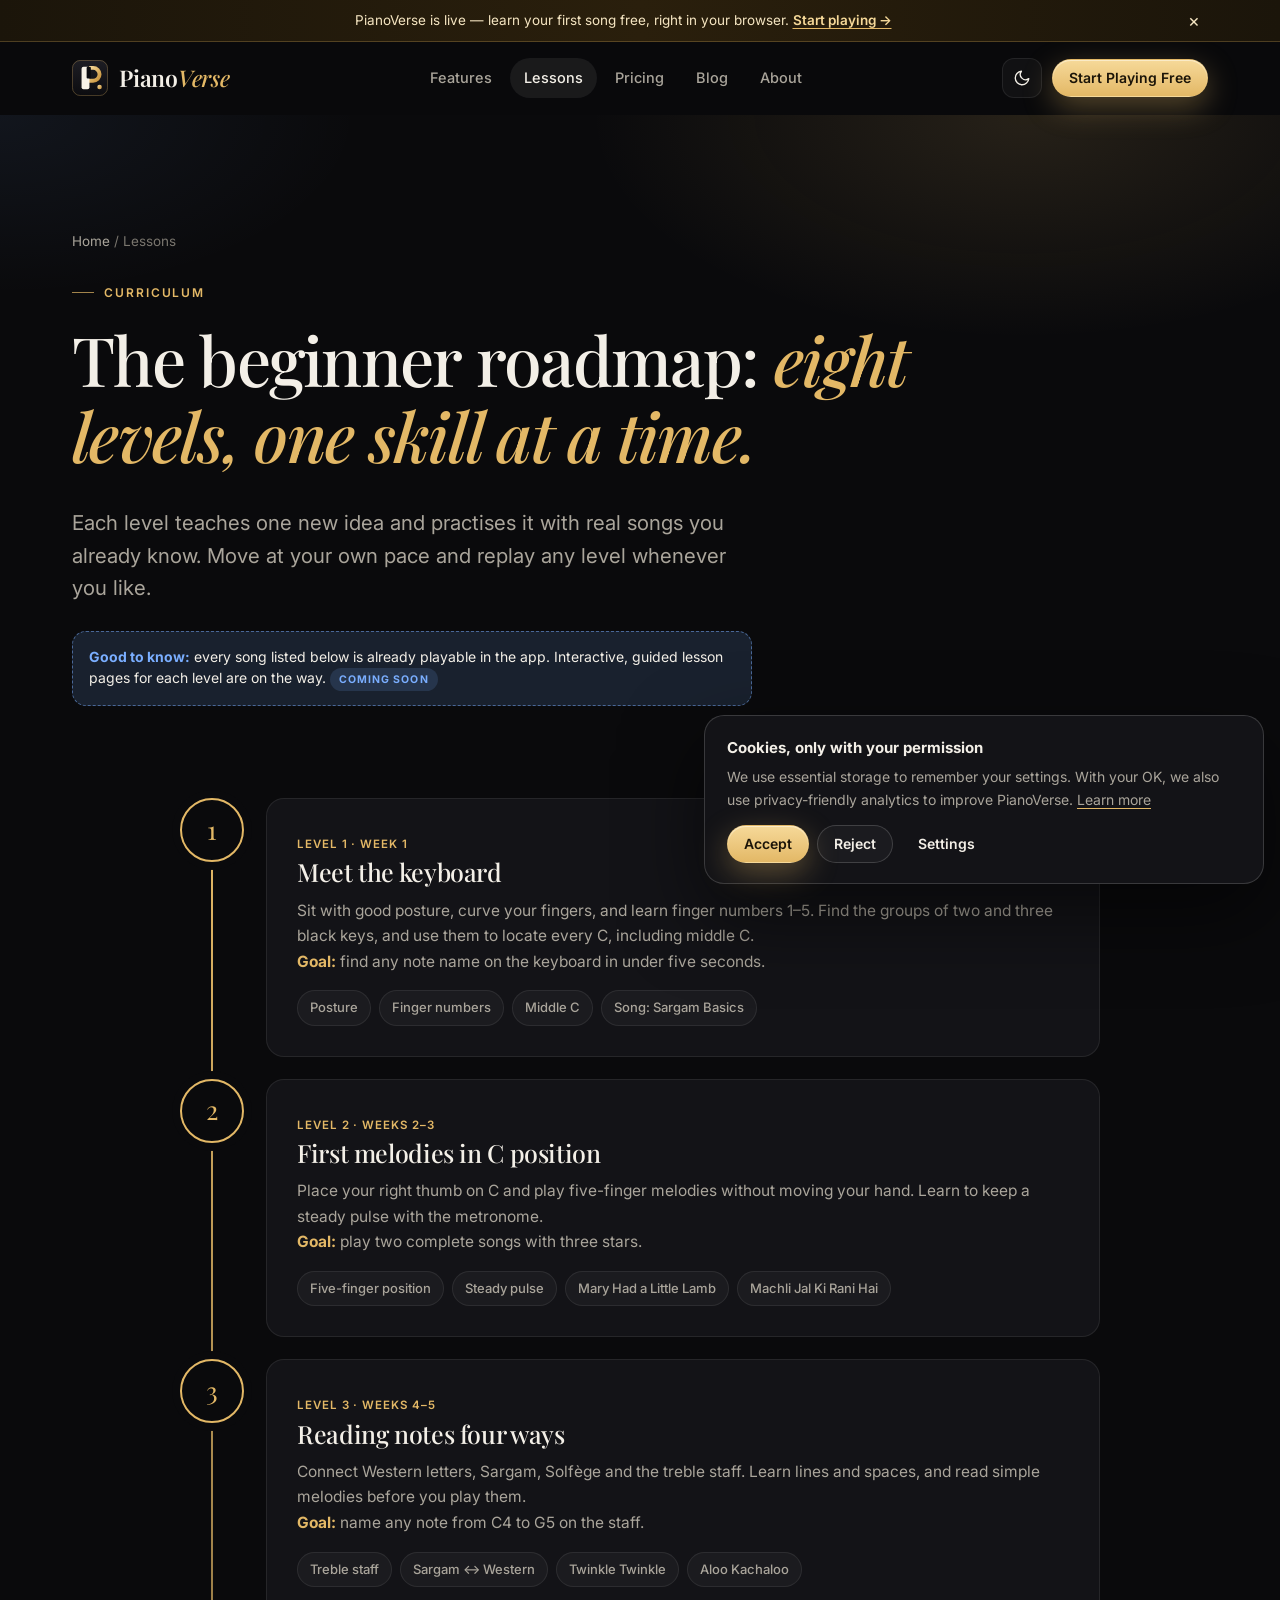
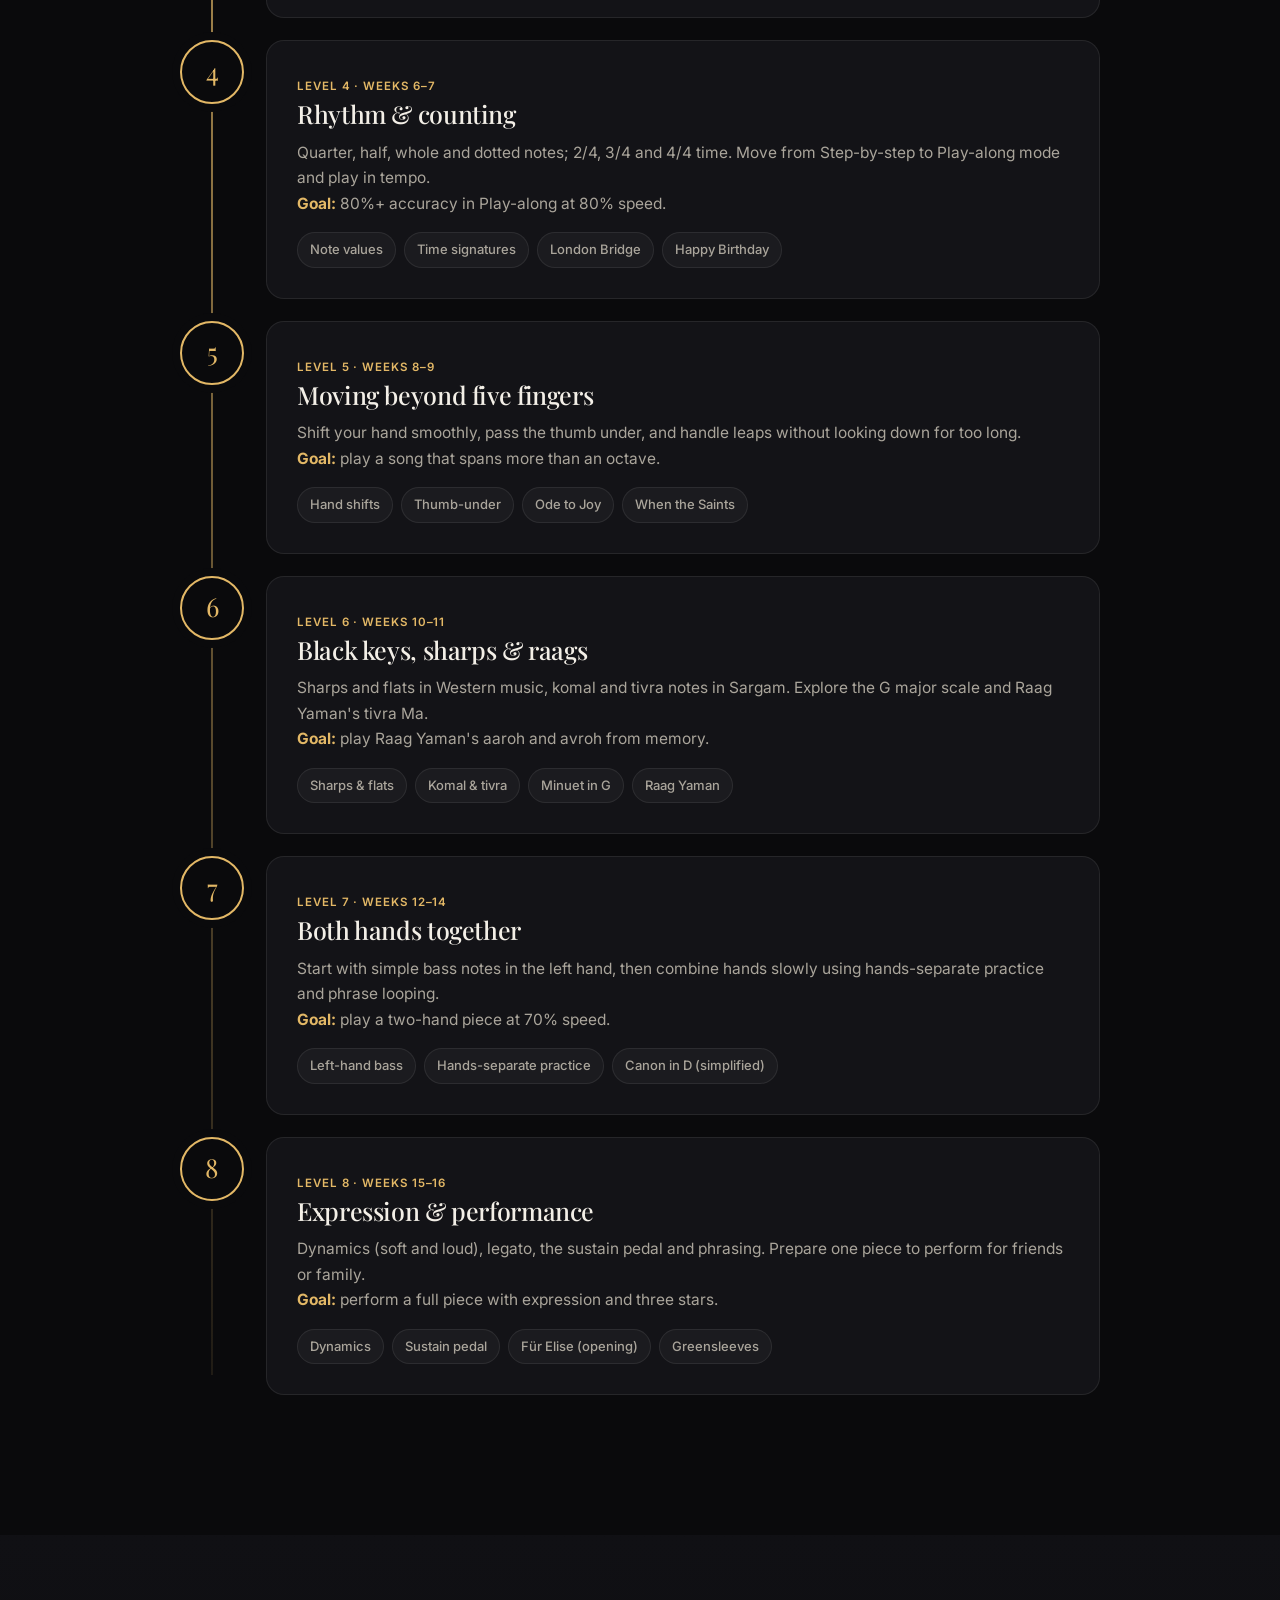
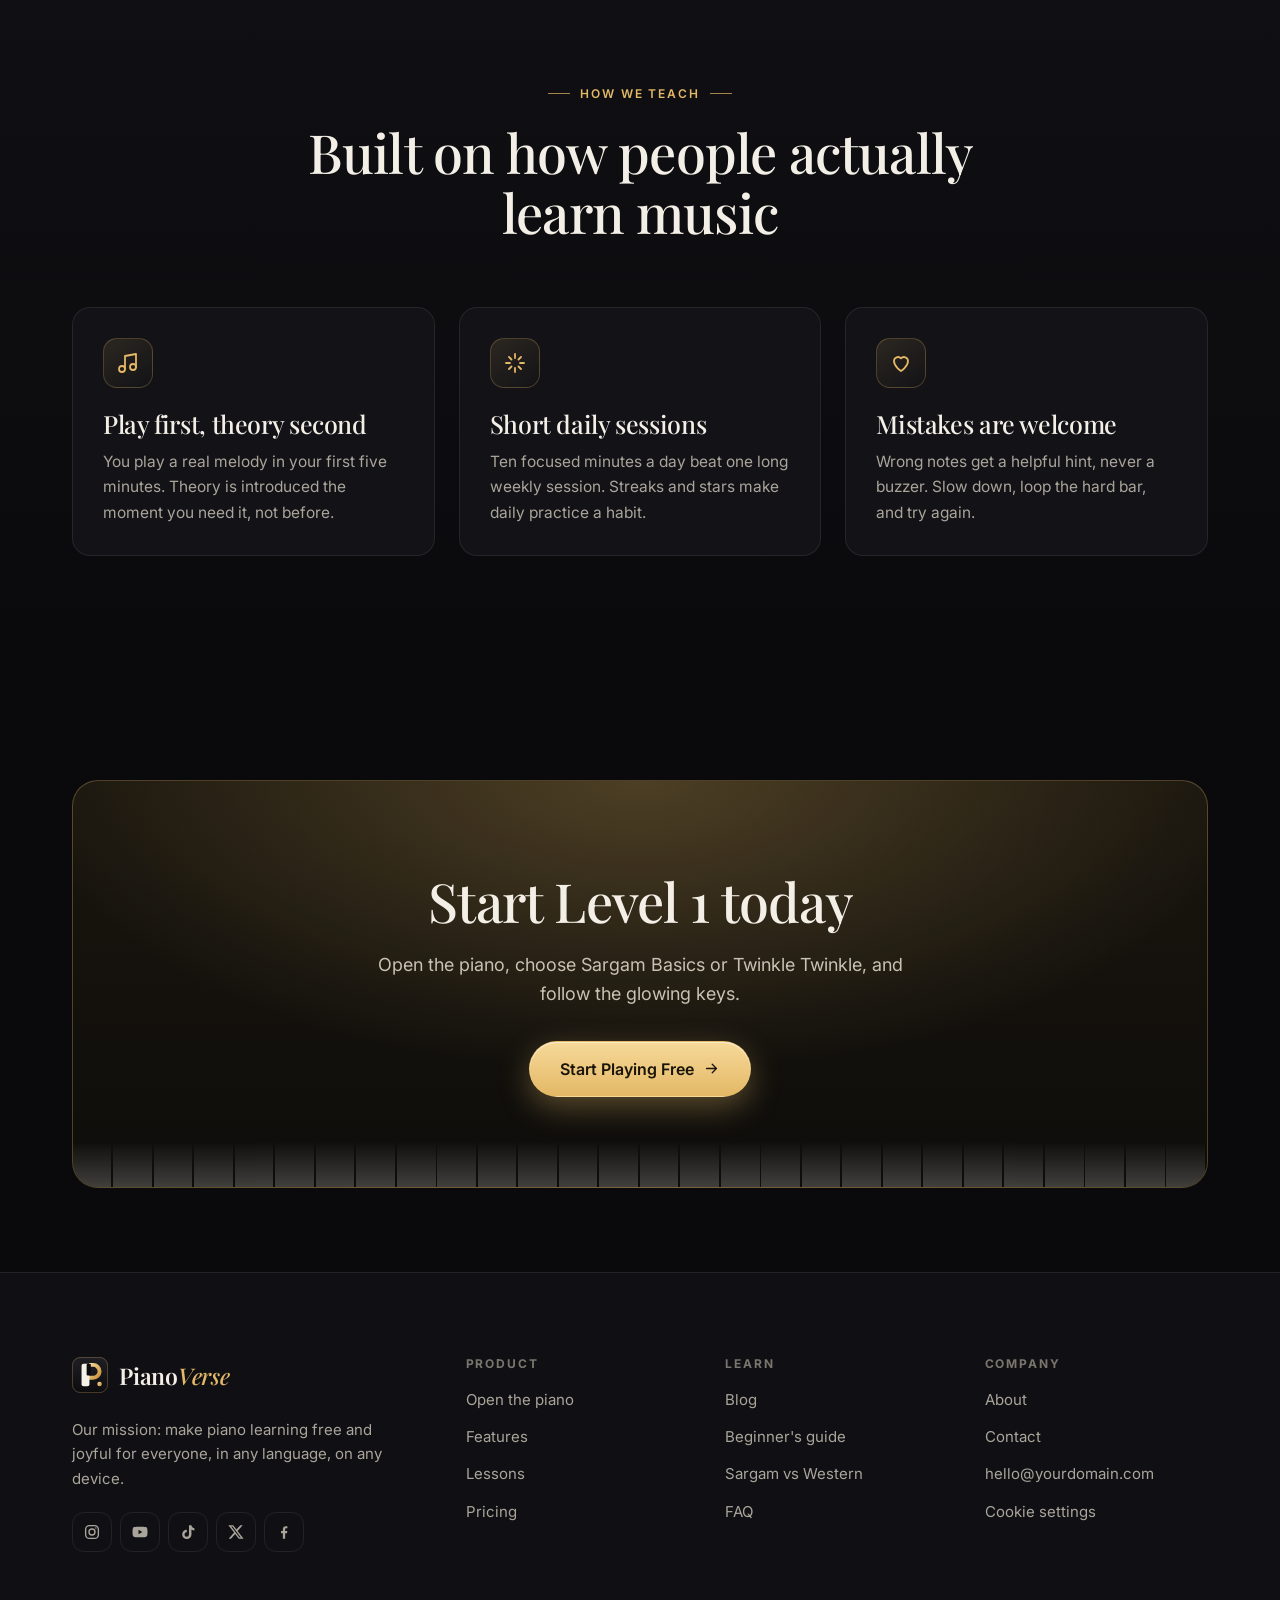
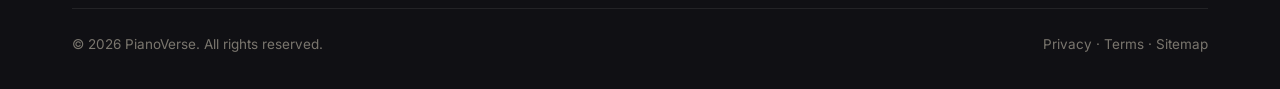
<file: lessons.html>
<!doctype html>
<html lang="en" data-theme="dark">
<head>
<meta charset="utf-8">
<meta name="viewport" content="width=device-width, initial-scale=1, viewport-fit=cover">
<title>Online Piano Lessons for Beginners — 8-Level Curriculum | PianoVerse</title>
<meta name="description" content="A structured beginner piano curriculum in 8 levels: posture, middle C, five-finger songs, reading notation, rhythm, black keys, both hands and expression. Learn piano online at your own pace.">
<meta name="robots" content="index,follow,max-image-preview:large">
<link rel="canonical" href="https://pianoverse-mu.vercel.app/lessons.html">
<meta name="theme-color" content="#0a0a0c">
<meta name="pv-root" content="">
<meta property="og:type" content="website">
<meta property="og:site_name" content="PianoVerse">
<meta property="og:title" content="Online Piano Lessons for Beginners — 8-Level Curriculum | PianoVerse">
<meta property="og:description" content="A structured beginner piano curriculum in 8 levels: posture, middle C, five-finger songs, reading notation, rhythm, black keys, both hands and expression. Learn piano online at your own pace.">
<meta property="og:url" content="https://pianoverse-mu.vercel.app/lessons.html">
<meta property="og:image" content="https://pianoverse-mu.vercel.app/assets/img/og-image.png">
<meta property="og:image:width" content="1200">
<meta property="og:image:height" content="630">
<meta property="og:image:alt" content="PianoVerse — learn piano in your browser">
<meta property="og:locale" content="en_US">
<meta name="twitter:card" content="summary_large_image">
<meta name="twitter:title" content="Online Piano Lessons for Beginners — 8-Level Curriculum | PianoVerse">
<meta name="twitter:description" content="A structured beginner piano curriculum in 8 levels: posture, middle C, five-finger songs, reading notation, rhythm, black keys, both hands and expression. Learn piano online at your own pace.">
<meta name="twitter:image" content="https://pianoverse-mu.vercel.app/assets/img/og-image.png">
<link rel="icon" href="assets/img/favicon.svg" type="image/svg+xml">
<link rel="icon" href="assets/img/favicon-32.png" sizes="32x32" type="image/png">
<link rel="apple-touch-icon" href="assets/img/apple-touch-icon.png">
<link rel="manifest" href="manifest.json">
<link rel="preconnect" href="https://fonts.googleapis.com">
<link rel="preconnect" href="https://fonts.gstatic.com" crossorigin>
<link rel="preload" as="style" href="https://fonts.googleapis.com/css2?family=Inter:wght@400;500;600;700&family=Playfair+Display:ital,wght@0,500;0,600;1,500&display=swap">
<link rel="stylesheet" href="https://fonts.googleapis.com/css2?family=Inter:wght@400;500;600;700&family=Playfair+Display:ital,wght@0,500;0,600;1,500&display=swap" media="print" onload="this.media='all'">
<noscript><link rel="stylesheet" href="https://fonts.googleapis.com/css2?family=Inter:wght@400;500;600;700&family=Playfair+Display:ital,wght@0,500;0,600;1,500&display=swap"></noscript>
<link rel="stylesheet" href="assets/css/styles.css">
<script>document.documentElement.classList.add('js');try{var t=localStorage.getItem('pv-theme');if(t)document.documentElement.dataset.theme=t;if(localStorage.getItem('pv-ann'))document.documentElement.classList.add('ann-off')}catch(e){}</script>
<script src="assets/js/main.js" defer></script>
<script type="application/ld+json">{"@context": "https://schema.org", "@type": "WebPage", "name": "Online Piano Lessons for Beginners — 8-Level Curriculum | PianoVerse", "description": "A structured beginner piano curriculum in 8 levels: posture, middle C, five-finger songs, reading notation, rhythm, black keys, both hands and expression. Learn piano online at your own pace.", "url": "https://pianoverse-mu.vercel.app/lessons.html", "isPartOf": {"@type": "WebSite", "name": "PianoVerse", "url": "https://pianoverse-mu.vercel.app/"}, "publisher": {"@type": "Organization", "name": "PianoVerse", "url": "https://pianoverse-mu.vercel.app/", "logo": "https://pianoverse-mu.vercel.app/assets/img/icon-512.png"}}</script>
</head>
<body>
<a class="skip" href="#main">Skip to content</a>
<div class="ann" id="ann" role="region" aria-label="Announcement"><div class="wrap ann-in"><p id="annText">PianoVerse is live — learn your first song free, right in your browser. <a href="app/">Start playing →</a></p><button class="ann-x" type="button" aria-label="Dismiss announcement">×</button></div></div>
<header class="site-header">
  <nav class="wrap nav" aria-label="Main">
    <a class="brand" href="index.html" aria-label="PianoVerse home"><svg viewBox="0 0 64 64" aria-hidden="true"><defs><linearGradient id="lgG" x1="0" y1="0" x2="1" y2="1"><stop offset="0" stop-color="#f6d999"/><stop offset="1" stop-color="#c8923a"/></linearGradient><linearGradient id="lgB" x1="0" y1="0" x2="0" y2="1"><stop offset="0" stop-color="#1e1e24"/><stop offset="1" stop-color="#0c0c0f"/></linearGradient></defs><rect width="64" height="64" rx="15" fill="url(#lgB)"/><rect x=".75" y=".75" width="62.5" height="62.5" rx="14.3" fill="none" stroke="#e3b866" stroke-opacity=".35" stroke-width="1.5"/><path d="M30 14h7.5a11.5 11.5 0 0 1 0 23H30" fill="none" stroke="url(#lgG)" stroke-width="7"/><rect x="17" y="12" width="14" height="40" rx="3.5" fill="#f7f2e7"/><rect x="26" y="12" width="7.5" height="21" rx="2" fill="#0c0c0f"/><circle cx="49" cy="48" r="4" fill="url(#lgG)"/></svg><span class="brand-name">Piano<em>Verse</em></span></a>
    <ul class="nav-links"><li><a href="features.html">Features</a></li><li><a href="lessons.html" aria-current="page">Lessons</a></li><li><a href="pricing.html">Pricing</a></li><li><a href="blog/">Blog</a></li><li><a href="about.html">About</a></li></ul>
    <div class="nav-actions">
      <button class="icon-btn theme-btn" type="button" aria-label="Toggle light and dark theme"><svg class="moon" viewBox="0 0 24 24" fill="none" stroke="currentColor" stroke-width="1.8" stroke-linecap="round" stroke-linejoin="round" aria-hidden="true"><path d="M21 12.8A9 9 0 1 1 11.2 3a7 7 0 0 0 9.8 9.8z"/></svg><svg class="sun" viewBox="0 0 24 24" fill="none" stroke="currentColor" stroke-width="1.8" stroke-linecap="round" stroke-linejoin="round" aria-hidden="true"><circle cx="12" cy="12" r="4"/><path d="M12 2v2M12 20v2M4.9 4.9l1.4 1.4M17.7 17.7l1.4 1.4M2 12h2M20 12h2M4.9 19.1l1.4-1.4M17.7 6.3l1.4-1.4"/></svg></button>
      <a class="btn btn-gold btn-sm" href="app/" data-loc="nav">Start Playing Free</a>
      <button class="icon-btn burger" type="button" aria-label="Open menu" aria-expanded="false" aria-controls="mnav"><span></span><span></span><span></span></button>
    </div>
  </nav>
  <div class="mnav" id="mnav"><ul><li><a href="features.html">Features</a></li><li><a href="lessons.html">Lessons</a></li><li><a href="pricing.html">Pricing</a></li><li><a href="blog/">Blog</a></li><li><a href="about.html">About</a></li><li><a href="faq.html">FAQ</a></li><li><a href="contact.html">Contact</a></li></ul><a class="btn btn-gold btn-lg btn-block" href="app/" data-loc="mobile-nav">Start Playing Free</a></div>
</header>
<main id="main">
<section class="page-hero">
  <div class="wrap">
    <nav class="crumbs" aria-label="Breadcrumb"><a href="index.html">Home</a> / Lessons</nav>
    <span class="eyebrow">Curriculum</span>
    <h1>The beginner roadmap: <span class="gold">eight levels, one skill at a time.</span></h1>
    <p class="lead">Each level teaches one new idea and practises it with real songs you already know. Move at your own pace and replay any level whenever you like.</p>
    <div class="placeholder-note" style="margin-top:26px;max-width:680px"><span><b>Good to know:</b> every song listed below is already playable in the app. Interactive, guided lesson pages for each level are on the way. <span class="soon" data-soon="lessons">Coming soon</span></span></div>
  </div>
</section>

<section class="section" style="padding-top:20px">
  <div class="wrap">
    <ol class="road" style="list-style:none;padding:0">
      <li class="lvl reveal"><span class="lvl-n" aria-hidden="true">1</span><div class="card">
        <span class="tag">Level 1 · Week 1</span><h3>Meet the keyboard</h3>
        <p>Sit with good posture, curve your fingers, and learn finger numbers 1–5. Find the groups of two and three black keys, and use them to locate every C, including middle C.</p>
        <p class="lvl-goal"><b>Goal:</b> find any note name on the keyboard in under five seconds.</p>
        <div class="lvl-meta"><span class="chip">Posture</span><span class="chip">Finger numbers</span><span class="chip">Middle C</span><span class="chip">Song: Sargam Basics</span></div>
      </div></li>
      <li class="lvl reveal"><span class="lvl-n" aria-hidden="true">2</span><div class="card">
        <span class="tag">Level 2 · Weeks 2–3</span><h3>First melodies in C position</h3>
        <p>Place your right thumb on C and play five-finger melodies without moving your hand. Learn to keep a steady pulse with the metronome.</p>
        <p class="lvl-goal"><b>Goal:</b> play two complete songs with three stars.</p>
        <div class="lvl-meta"><span class="chip">Five-finger position</span><span class="chip">Steady pulse</span><span class="chip">Mary Had a Little Lamb</span><span class="chip">Machli Jal Ki Rani Hai</span></div>
      </div></li>
      <li class="lvl reveal"><span class="lvl-n" aria-hidden="true">3</span><div class="card">
        <span class="tag">Level 3 · Weeks 4–5</span><h3>Reading notes four ways</h3>
        <p>Connect Western letters, Sargam, Solfège and the treble staff. Learn lines and spaces, and read simple melodies before you play them.</p>
        <p class="lvl-goal"><b>Goal:</b> name any note from C4 to G5 on the staff.</p>
        <div class="lvl-meta"><span class="chip">Treble staff</span><span class="chip">Sargam ↔ Western</span><span class="chip">Twinkle Twinkle</span><span class="chip">Aloo Kachaloo</span></div>
      </div></li>
      <li class="lvl reveal"><span class="lvl-n" aria-hidden="true">4</span><div class="card">
        <span class="tag">Level 4 · Weeks 6–7</span><h3>Rhythm &amp; counting</h3>
        <p>Quarter, half, whole and dotted notes; 2/4, 3/4 and 4/4 time. Move from Step-by-step to Play-along mode and play in tempo.</p>
        <p class="lvl-goal"><b>Goal:</b> 80%+ accuracy in Play-along at 80% speed.</p>
        <div class="lvl-meta"><span class="chip">Note values</span><span class="chip">Time signatures</span><span class="chip">London Bridge</span><span class="chip">Happy Birthday</span></div>
      </div></li>
      <li class="lvl reveal"><span class="lvl-n" aria-hidden="true">5</span><div class="card">
        <span class="tag">Level 5 · Weeks 8–9</span><h3>Moving beyond five fingers</h3>
        <p>Shift your hand smoothly, pass the thumb under, and handle leaps without looking down for too long.</p>
        <p class="lvl-goal"><b>Goal:</b> play a song that spans more than an octave.</p>
        <div class="lvl-meta"><span class="chip">Hand shifts</span><span class="chip">Thumb-under</span><span class="chip">Ode to Joy</span><span class="chip">When the Saints</span></div>
      </div></li>
      <li class="lvl reveal"><span class="lvl-n" aria-hidden="true">6</span><div class="card">
        <span class="tag">Level 6 · Weeks 10–11</span><h3>Black keys, sharps &amp; raags</h3>
        <p>Sharps and flats in Western music, komal and tivra notes in Sargam. Explore the G major scale and Raag Yaman's tivra Ma.</p>
        <p class="lvl-goal"><b>Goal:</b> play Raag Yaman's aaroh and avroh from memory.</p>
        <div class="lvl-meta"><span class="chip">Sharps &amp; flats</span><span class="chip">Komal &amp; tivra</span><span class="chip">Minuet in G</span><span class="chip">Raag Yaman</span></div>
      </div></li>
      <li class="lvl reveal"><span class="lvl-n" aria-hidden="true">7</span><div class="card">
        <span class="tag">Level 7 · Weeks 12–14</span><h3>Both hands together</h3>
        <p>Start with simple bass notes in the left hand, then combine hands slowly using hands-separate practice and phrase looping.</p>
        <p class="lvl-goal"><b>Goal:</b> play a two-hand piece at 70% speed.</p>
        <div class="lvl-meta"><span class="chip">Left-hand bass</span><span class="chip">Hands-separate practice</span><span class="chip">Canon in D (simplified)</span></div>
      </div></li>
      <li class="lvl reveal"><span class="lvl-n" aria-hidden="true">8</span><div class="card">
        <span class="tag">Level 8 · Weeks 15–16</span><h3>Expression &amp; performance</h3>
        <p>Dynamics (soft and loud), legato, the sustain pedal and phrasing. Prepare one piece to perform for friends or family.</p>
        <p class="lvl-goal"><b>Goal:</b> perform a full piece with expression and three stars.</p>
        <div class="lvl-meta"><span class="chip">Dynamics</span><span class="chip">Sustain pedal</span><span class="chip">Für Elise (opening)</span><span class="chip">Greensleeves</span></div>
      </div></li>
    </ol>
  </div>
</section>

<section class="section alt" aria-labelledby="howLearn">
  <div class="wrap">
    <div class="sec-head center reveal"><span class="eyebrow">How we teach</span><h2 id="howLearn">Built on how people actually learn music</h2></div>
    <div class="grid g3">
      <div class="card reveal"><div class="ico"><svg viewBox="0 0 24 24" fill="none" stroke="currentColor" stroke-width="1.8" stroke-linecap="round" stroke-linejoin="round" aria-hidden="true"><path d="M9 18V5l11-2v13"/><circle cx="6" cy="18" r="3"/><circle cx="17" cy="16" r="3"/></svg></div><h3>Play first, theory second</h3><p>You play a real melody in your first five minutes. Theory is introduced the moment you need it, not before.</p></div>
      <div class="card reveal d1"><div class="ico"><svg viewBox="0 0 24 24" fill="none" stroke="currentColor" stroke-width="1.8" stroke-linecap="round" stroke-linejoin="round" aria-hidden="true"><path d="M12 3v4M12 17v4M3 12h4M17 12h4M6 6l2.5 2.5M15.5 15.5L18 18M6 18l2.5-2.5M15.5 8.5L18 6"/></svg></div><h3>Short daily sessions</h3><p>Ten focused minutes a day beat one long weekly session. Streaks and stars make daily practice a habit.</p></div>
      <div class="card reveal d2"><div class="ico"><svg viewBox="0 0 24 24" fill="none" stroke="currentColor" stroke-width="1.8" stroke-linecap="round" stroke-linejoin="round" aria-hidden="true"><path d="M12 20s-7-4.4-7-10a4 4 0 0 1 7-2.6A4 4 0 0 1 19 10c0 5.6-7 10-7 10z"/></svg></div><h3>Mistakes are welcome</h3><p>Wrong notes get a helpful hint, never a buzzer. Slow down, loop the hard bar, and try again.</p></div>
    </div>
  </div>
</section>

<section class="section tight">
  <div class="wrap">
    <div class="cta-band reveal">
      <h2>Start Level 1 today</h2>
      <p>Open the piano, choose Sargam Basics or Twinkle Twinkle, and follow the glowing keys.</p>
      <a class="btn btn-gold btn-lg" href="app/" data-loc="lessons-final">Start Playing Free <svg viewBox="0 0 24 24" fill="none" stroke="currentColor" stroke-width="1.8" stroke-linecap="round" stroke-linejoin="round" aria-hidden="true"><path d="M5 12h14M13 6l6 6-6 6"/></svg></a>
      <div class="keys-deco" aria-hidden="true"></div>
    </div>
  </div>
</section>
</main>
<footer class="site-footer">
  <div class="wrap">
    <div class="foot-grid">
      <div class="foot-brand">
        <a class="brand" href="index.html" aria-label="PianoVerse home"><svg viewBox="0 0 64 64" aria-hidden="true"><defs><linearGradient id="lgG" x1="0" y1="0" x2="1" y2="1"><stop offset="0" stop-color="#f6d999"/><stop offset="1" stop-color="#c8923a"/></linearGradient><linearGradient id="lgB" x1="0" y1="0" x2="0" y2="1"><stop offset="0" stop-color="#1e1e24"/><stop offset="1" stop-color="#0c0c0f"/></linearGradient></defs><rect width="64" height="64" rx="15" fill="url(#lgB)"/><rect x=".75" y=".75" width="62.5" height="62.5" rx="14.3" fill="none" stroke="#e3b866" stroke-opacity=".35" stroke-width="1.5"/><path d="M30 14h7.5a11.5 11.5 0 0 1 0 23H30" fill="none" stroke="url(#lgG)" stroke-width="7"/><rect x="17" y="12" width="14" height="40" rx="3.5" fill="#f7f2e7"/><rect x="26" y="12" width="7.5" height="21" rx="2" fill="#0c0c0f"/><circle cx="49" cy="48" r="4" fill="url(#lgG)"/></svg><span class="brand-name">Piano<em>Verse</em></span></a>
        <p>Our mission: make piano learning free and joyful for everyone, in any language, on any device.</p>
        <div class="socials"><a data-social="instagram" href="#" aria-label="PianoVerse on Instagram" rel="noopener" target="_blank"><svg viewBox="0 0 24 24" fill="none" stroke="currentColor" stroke-width="1.8" stroke-linecap="round" stroke-linejoin="round" aria-hidden="true"><rect x="3.5" y="3.5" width="17" height="17" rx="5"/><circle cx="12" cy="12" r="4"/><circle cx="17.2" cy="6.8" r="1" fill="currentColor" stroke="none"/></svg></a><a data-social="youtube" href="#" aria-label="PianoVerse on YouTube" rel="noopener" target="_blank"><svg viewBox="0 0 24 24" fill="currentColor" aria-hidden="true"><path d="M21.6 7.2a2.6 2.6 0 0 0-1.8-1.8C18.2 5 12 5 12 5s-6.2 0-7.8.4A2.6 2.6 0 0 0 2.4 7.2 27 27 0 0 0 2 12a27 27 0 0 0 .4 4.8 2.6 2.6 0 0 0 1.8 1.8C5.8 19 12 19 12 19s6.2 0 7.8-.4a2.6 2.6 0 0 0 1.8-1.8A27 27 0 0 0 22 12a27 27 0 0 0-.4-4.8zM10 15V9l5.2 3z"/></svg></a><a data-social="tiktok" href="#" aria-label="PianoVerse on TikTok" rel="noopener" target="_blank"><svg viewBox="0 0 24 24" fill="currentColor" aria-hidden="true"><path d="M16.6 3c.4 2.2 1.8 3.7 4 3.9v3.2a7.3 7.3 0 0 1-4-1.3v6.4A6.2 6.2 0 1 1 10.4 9v3.3a3 3 0 1 0 2.9 3V3z"/></svg></a><a data-social="x" href="#" aria-label="PianoVerse on X" rel="noopener" target="_blank"><svg viewBox="0 0 24 24" fill="currentColor" aria-hidden="true"><path d="M17.8 3h3.1l-6.8 7.7 8 10.3h-6.3l-4.9-6.4L5.3 21H2.2l7.3-8.3L1.8 3h6.4l4.4 5.8zm-1.1 16.2h1.7L7.4 4.7H5.6z"/></svg></a><a data-social="facebook" href="#" aria-label="PianoVerse on Facebook" rel="noopener" target="_blank"><svg viewBox="0 0 24 24" fill="currentColor" aria-hidden="true"><path d="M13.5 21v-7.5H16l.4-3h-2.9V8.6c0-.9.3-1.5 1.5-1.5h1.5V4.4c-.3 0-1.2-.1-2.2-.1-2.2 0-3.8 1.4-3.8 3.9v2.3H8v3h2.5V21z"/></svg></a></div>
      </div>
      <div><h4>Product</h4><ul><li><a href="app/" data-loc="footer">Open the piano</a></li><li><a href="features.html">Features</a></li><li><a href="lessons.html">Lessons</a></li><li><a href="pricing.html">Pricing</a></li></ul></div>
      <div><h4>Learn</h4><ul><li><a href="blog/">Blog</a></li><li><a href="blog/learn-piano-online-free.html">Beginner's guide</a></li><li><a href="blog/sargam-vs-western-notation.html">Sargam vs Western</a></li><li><a href="faq.html">FAQ</a></li></ul></div>
      <div><h4>Company</h4><ul><li><a href="about.html">About</a></li><li><a href="contact.html">Contact</a></li><li><a data-cfg="contactEmail" href="mailto:hello@yourdomain.com">hello@yourdomain.com</a></li><li><button type="button" data-cookie-settings>Cookie settings</button></li></ul></div>
    </div>
    <div class="foot-bottom"><span>© <span data-year>2026</span> PianoVerse. All rights reserved.</span><span><a href="privacy.html">Privacy</a> · <a href="terms.html">Terms</a> · <a href="sitemap.xml">Sitemap</a></span></div>
  </div>
</footer>
<div class="cookie" id="cookie" role="region" aria-label="Cookie consent">
  <b>Cookies, only with your permission</b>
  <p>We use essential storage to remember your settings. With your OK, we also use privacy-friendly analytics to improve PianoVerse. <a href="privacy.html">Learn more</a></p>
  <div class="btn-row"><button class="btn btn-gold btn-sm" type="button" data-ck="accept">Accept</button><button class="btn btn-sm" type="button" data-ck="reject">Reject</button><button class="btn btn-ghost btn-sm" type="button" data-ck="settings">Settings</button></div>
</div>
<div class="modal" id="cookieModal" role="dialog" aria-modal="true" aria-labelledby="ckTitle" aria-hidden="true">
  <div class="modal-box">
    <h2 id="ckTitle">Cookie settings</h2>
    <div class="opt"><div><b>Essential</b><span>Theme, consent choice and app progress saved in your browser. Always on.</span></div><label class="switch"><input type="checkbox" checked disabled aria-label="Essential storage (always on)"><i></i></label></div>
    <div class="opt"><div><b>Analytics</b><span>Anonymous usage statistics that help us improve lessons and features.</span></div><label class="switch"><input type="checkbox" id="ckAnalytics" aria-label="Allow analytics"><i></i></label></div>
    <div class="btn-row" style="margin-top:18px"><button class="btn btn-gold" type="button" data-ck="save">Save choices</button><button class="btn btn-ghost" type="button" data-ck="close">Cancel</button></div>
  </div>
</div>
</body>
</html>
</file>
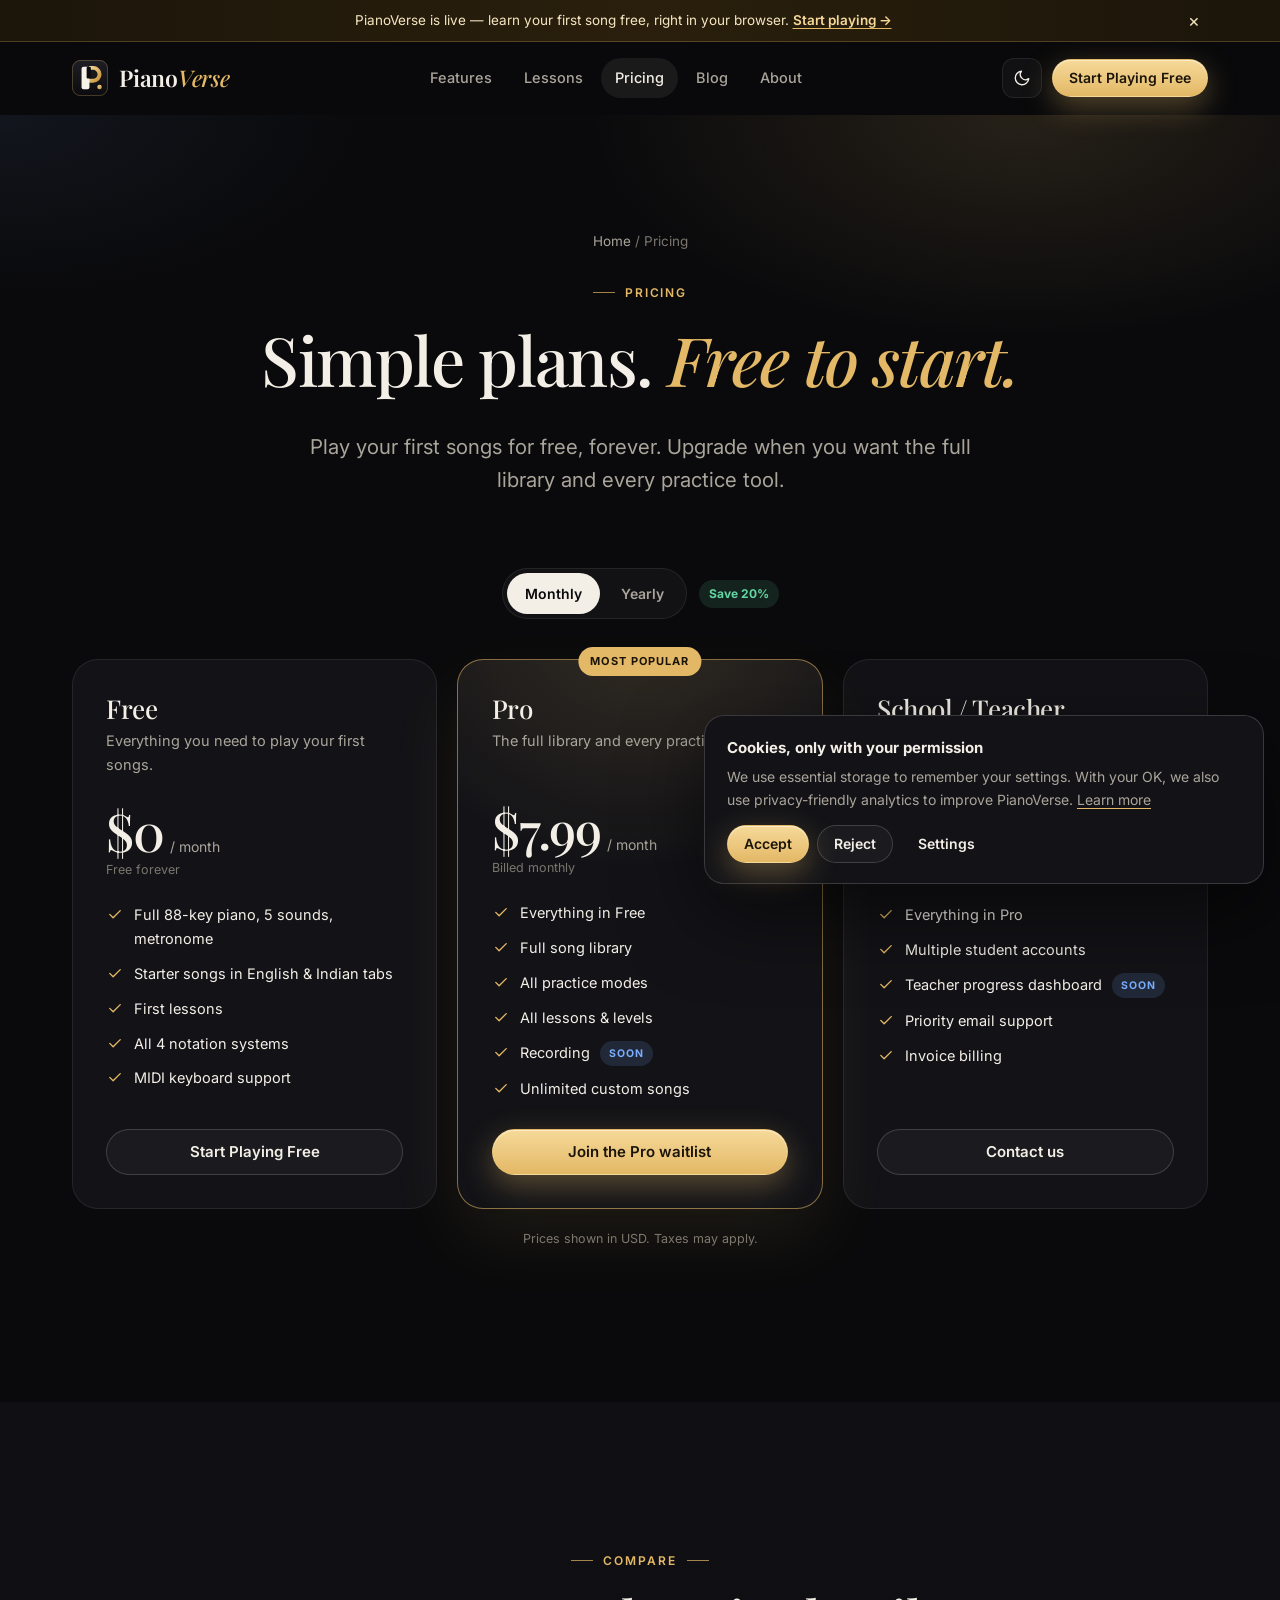
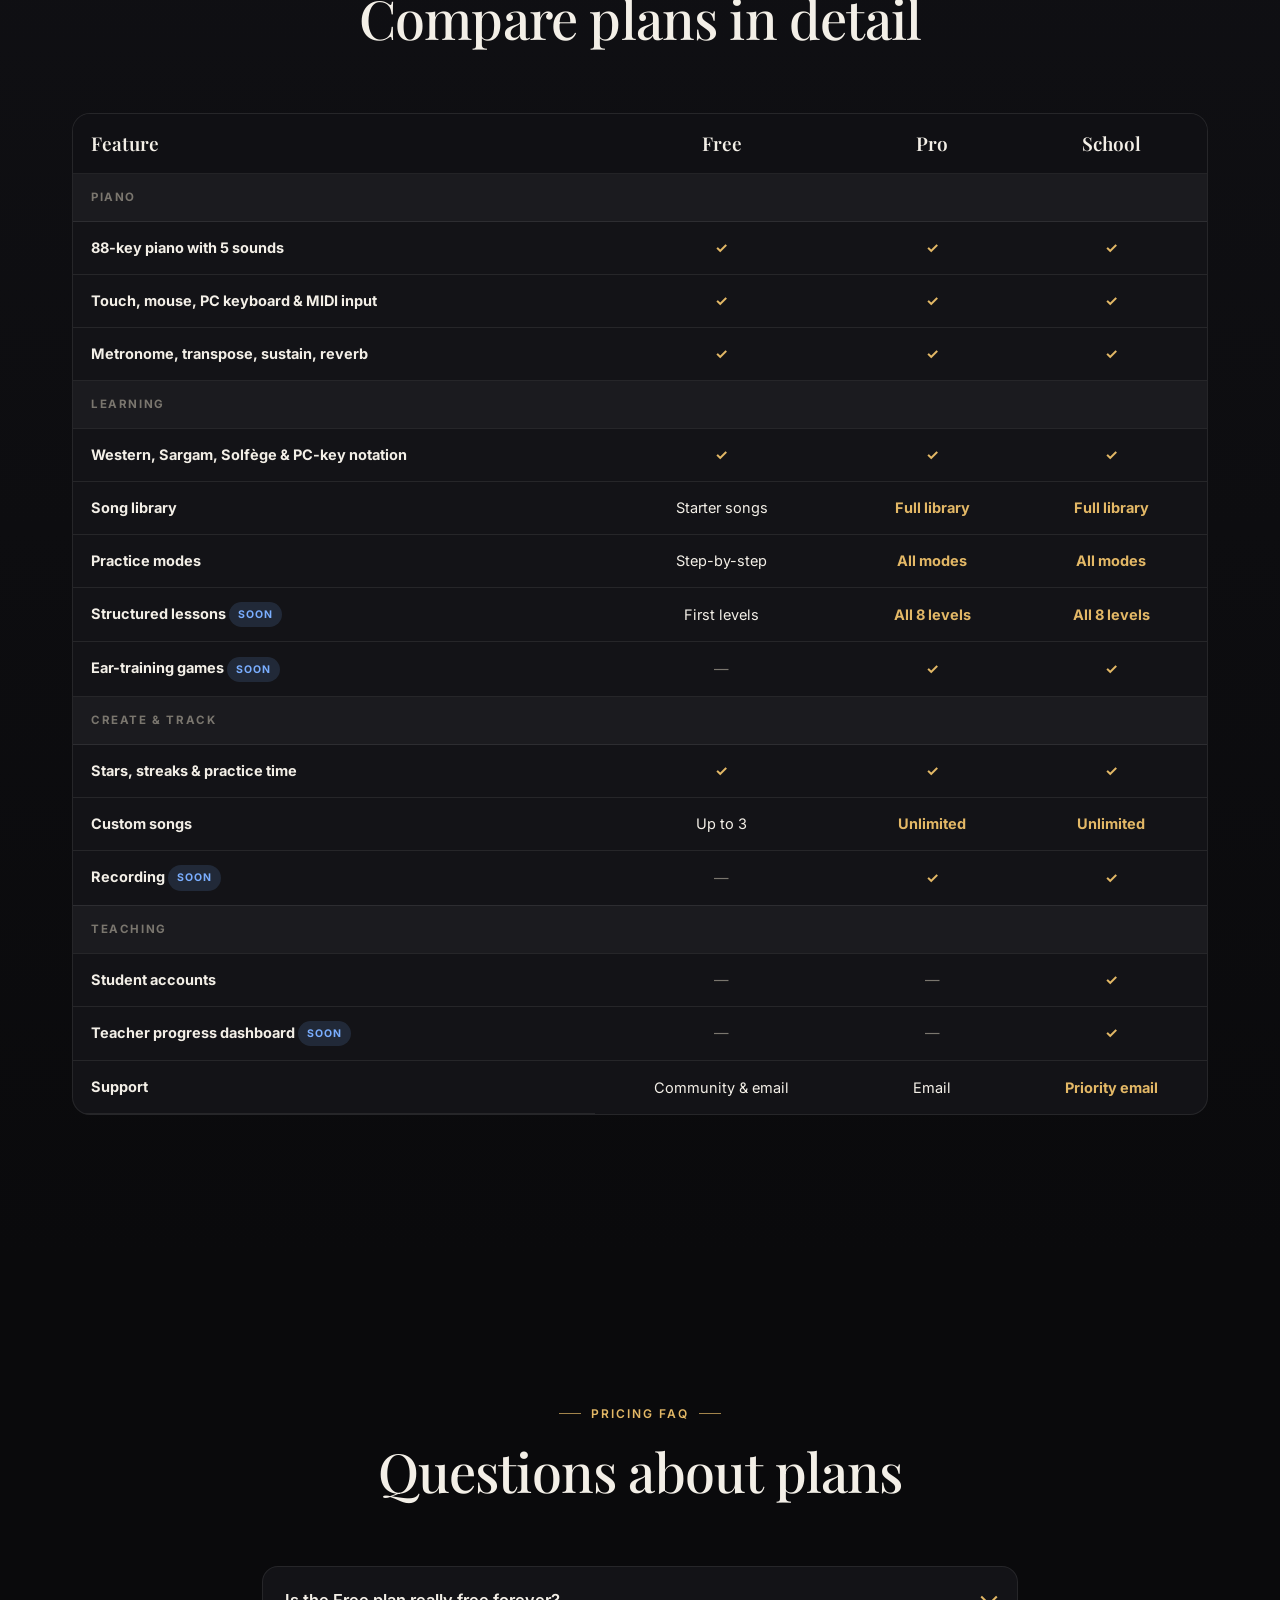
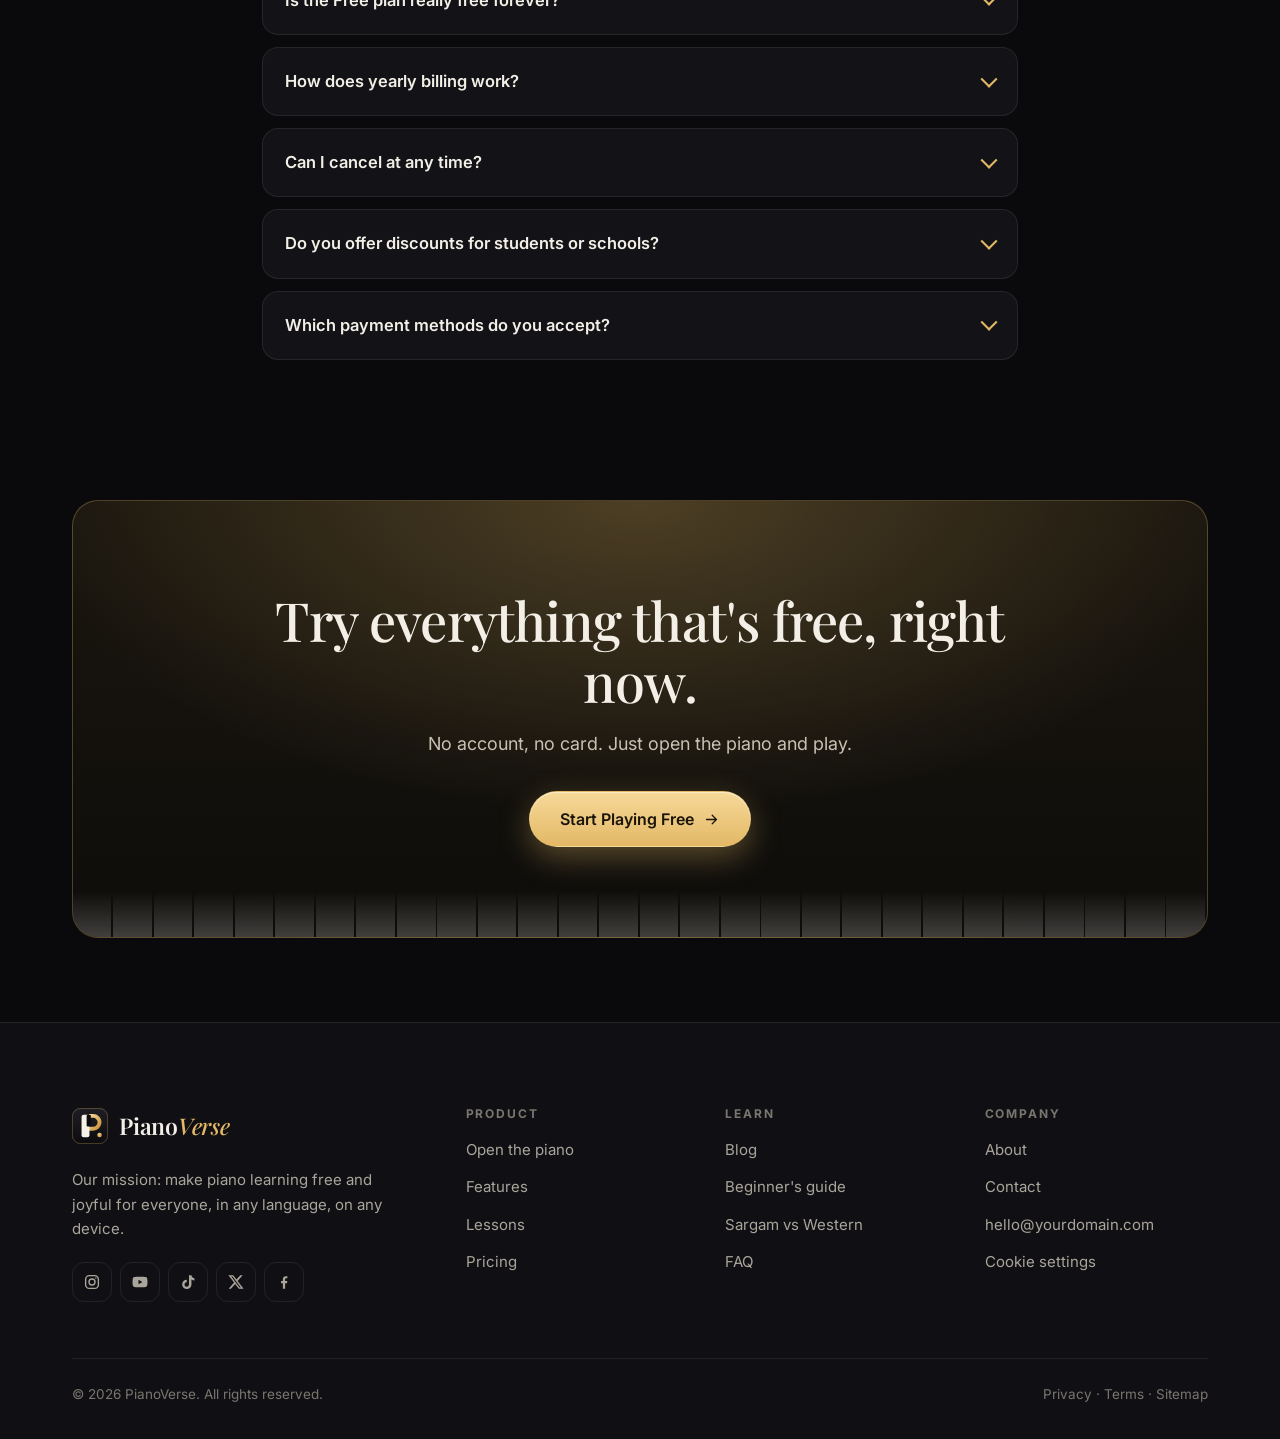
<file: pricing.html>
<!doctype html>
<html lang="en" data-theme="dark">
<head>
<meta charset="utf-8">
<meta name="viewport" content="width=device-width, initial-scale=1, viewport-fit=cover">
<title>Pricing — Free Online Piano Lessons &amp; Pro Plans | PianoVerse</title>
<meta name="description" content="Start learning piano online for free. Compare PianoVerse Free, Pro and School plans, with monthly or yearly billing. Save 20% with yearly billing.">
<meta name="robots" content="index,follow,max-image-preview:large">
<link rel="canonical" href="https://pianoverse-mu.vercel.app/pricing.html">
<meta name="theme-color" content="#0a0a0c">
<meta name="pv-root" content="">
<meta property="og:type" content="website">
<meta property="og:site_name" content="PianoVerse">
<meta property="og:title" content="Pricing — Free Online Piano Lessons &amp; Pro Plans | PianoVerse">
<meta property="og:description" content="Start learning piano online for free. Compare PianoVerse Free, Pro and School plans, with monthly or yearly billing. Save 20% with yearly billing.">
<meta property="og:url" content="https://pianoverse-mu.vercel.app/pricing.html">
<meta property="og:image" content="https://pianoverse-mu.vercel.app/assets/img/og-image.png">
<meta property="og:image:width" content="1200">
<meta property="og:image:height" content="630">
<meta property="og:image:alt" content="PianoVerse — learn piano in your browser">
<meta property="og:locale" content="en_US">
<meta name="twitter:card" content="summary_large_image">
<meta name="twitter:title" content="Pricing — Free Online Piano Lessons &amp; Pro Plans | PianoVerse">
<meta name="twitter:description" content="Start learning piano online for free. Compare PianoVerse Free, Pro and School plans, with monthly or yearly billing. Save 20% with yearly billing.">
<meta name="twitter:image" content="https://pianoverse-mu.vercel.app/assets/img/og-image.png">
<link rel="icon" href="assets/img/favicon.svg" type="image/svg+xml">
<link rel="icon" href="assets/img/favicon-32.png" sizes="32x32" type="image/png">
<link rel="apple-touch-icon" href="assets/img/apple-touch-icon.png">
<link rel="manifest" href="manifest.json">
<link rel="preconnect" href="https://fonts.googleapis.com">
<link rel="preconnect" href="https://fonts.gstatic.com" crossorigin>
<link rel="preload" as="style" href="https://fonts.googleapis.com/css2?family=Inter:wght@400;500;600;700&family=Playfair+Display:ital,wght@0,500;0,600;1,500&display=swap">
<link rel="stylesheet" href="https://fonts.googleapis.com/css2?family=Inter:wght@400;500;600;700&family=Playfair+Display:ital,wght@0,500;0,600;1,500&display=swap" media="print" onload="this.media='all'">
<noscript><link rel="stylesheet" href="https://fonts.googleapis.com/css2?family=Inter:wght@400;500;600;700&family=Playfair+Display:ital,wght@0,500;0,600;1,500&display=swap"></noscript>
<link rel="stylesheet" href="assets/css/styles.css">
<script>document.documentElement.classList.add('js');try{var t=localStorage.getItem('pv-theme');if(t)document.documentElement.dataset.theme=t;if(localStorage.getItem('pv-ann'))document.documentElement.classList.add('ann-off')}catch(e){}</script>
<script src="assets/js/main.js" defer></script>
<script type="application/ld+json">{"@context": "https://schema.org", "@type": "FAQPage", "mainEntity": [{"@type": "Question", "name": "Is the Free plan really free forever?", "acceptedAnswer": {"@type": "Answer", "text": "Yes. The piano, starter songs and first lessons stay free. No credit card is needed and nothing expires."}}, {"@type": "Question", "name": "How does yearly billing work?", "acceptedAnswer": {"@type": "Answer", "text": "Yearly plans are paid once a year and cost 20% less than paying monthly for twelve months. The price shown per month on the yearly toggle is the effective monthly cost."}}, {"@type": "Question", "name": "Can I cancel at any time?", "acceptedAnswer": {"@type": "Answer", "text": "Yes. You can cancel whenever you like and keep your paid features until the end of the period you've paid for. After that, you move back to the Free plan and keep your progress."}}, {"@type": "Question", "name": "Do you offer discounts for students or schools?", "acceptedAnswer": {"@type": "Answer", "text": "The School plan is designed for classrooms. For larger schools, non-profits or special circumstances, contact us and we'll work something out."}}, {"@type": "Question", "name": "Which payment methods do you accept?", "acceptedAnswer": {"@type": "Answer", "text": "Paid plans will be processed by a secure payment provider supporting major cards. Schools can request invoice billing."}}]}</script>
<script type="application/ld+json">{"@context": "https://schema.org", "@type": "WebPage", "name": "Pricing — Free Online Piano Lessons & Pro Plans | PianoVerse", "description": "Start learning piano online for free. Compare PianoVerse Free, Pro and School plans, with monthly or yearly billing. Save 20% with yearly billing.", "url": "https://pianoverse-mu.vercel.app/pricing.html", "isPartOf": {"@type": "WebSite", "name": "PianoVerse", "url": "https://pianoverse-mu.vercel.app/"}, "publisher": {"@type": "Organization", "name": "PianoVerse", "url": "https://pianoverse-mu.vercel.app/", "logo": "https://pianoverse-mu.vercel.app/assets/img/icon-512.png"}}</script>
</head>
<body>
<a class="skip" href="#main">Skip to content</a>
<div class="ann" id="ann" role="region" aria-label="Announcement"><div class="wrap ann-in"><p id="annText">PianoVerse is live — learn your first song free, right in your browser. <a href="app/">Start playing →</a></p><button class="ann-x" type="button" aria-label="Dismiss announcement">×</button></div></div>
<header class="site-header">
  <nav class="wrap nav" aria-label="Main">
    <a class="brand" href="index.html" aria-label="PianoVerse home"><svg viewBox="0 0 64 64" aria-hidden="true"><defs><linearGradient id="lgG" x1="0" y1="0" x2="1" y2="1"><stop offset="0" stop-color="#f6d999"/><stop offset="1" stop-color="#c8923a"/></linearGradient><linearGradient id="lgB" x1="0" y1="0" x2="0" y2="1"><stop offset="0" stop-color="#1e1e24"/><stop offset="1" stop-color="#0c0c0f"/></linearGradient></defs><rect width="64" height="64" rx="15" fill="url(#lgB)"/><rect x=".75" y=".75" width="62.5" height="62.5" rx="14.3" fill="none" stroke="#e3b866" stroke-opacity=".35" stroke-width="1.5"/><path d="M30 14h7.5a11.5 11.5 0 0 1 0 23H30" fill="none" stroke="url(#lgG)" stroke-width="7"/><rect x="17" y="12" width="14" height="40" rx="3.5" fill="#f7f2e7"/><rect x="26" y="12" width="7.5" height="21" rx="2" fill="#0c0c0f"/><circle cx="49" cy="48" r="4" fill="url(#lgG)"/></svg><span class="brand-name">Piano<em>Verse</em></span></a>
    <ul class="nav-links"><li><a href="features.html">Features</a></li><li><a href="lessons.html">Lessons</a></li><li><a href="pricing.html" aria-current="page">Pricing</a></li><li><a href="blog/">Blog</a></li><li><a href="about.html">About</a></li></ul>
    <div class="nav-actions">
      <button class="icon-btn theme-btn" type="button" aria-label="Toggle light and dark theme"><svg class="moon" viewBox="0 0 24 24" fill="none" stroke="currentColor" stroke-width="1.8" stroke-linecap="round" stroke-linejoin="round" aria-hidden="true"><path d="M21 12.8A9 9 0 1 1 11.2 3a7 7 0 0 0 9.8 9.8z"/></svg><svg class="sun" viewBox="0 0 24 24" fill="none" stroke="currentColor" stroke-width="1.8" stroke-linecap="round" stroke-linejoin="round" aria-hidden="true"><circle cx="12" cy="12" r="4"/><path d="M12 2v2M12 20v2M4.9 4.9l1.4 1.4M17.7 17.7l1.4 1.4M2 12h2M20 12h2M4.9 19.1l1.4-1.4M17.7 6.3l1.4-1.4"/></svg></button>
      <a class="btn btn-gold btn-sm" href="app/" data-loc="nav">Start Playing Free</a>
      <button class="icon-btn burger" type="button" aria-label="Open menu" aria-expanded="false" aria-controls="mnav"><span></span><span></span><span></span></button>
    </div>
  </nav>
  <div class="mnav" id="mnav"><ul><li><a href="features.html">Features</a></li><li><a href="lessons.html">Lessons</a></li><li><a href="pricing.html">Pricing</a></li><li><a href="blog/">Blog</a></li><li><a href="about.html">About</a></li><li><a href="faq.html">FAQ</a></li><li><a href="contact.html">Contact</a></li></ul><a class="btn btn-gold btn-lg btn-block" href="app/" data-loc="mobile-nav">Start Playing Free</a></div>
</header>
<main id="main">
<section class="page-hero" style="text-align:center">
  <div class="wrap">
    <nav class="crumbs" aria-label="Breadcrumb"><a href="index.html">Home</a> / Pricing</nav>
    <span class="eyebrow">Pricing</span>
    <h1 style="margin-left:auto;margin-right:auto">Simple plans. <span class="gold">Free to start.</span></h1>
    <p class="lead" style="margin:0 auto">Play your first songs for free, forever. Upgrade when you want the full library and every practice tool.</p>
  </div>
</section>

<section class="section" style="padding-top:0">
  <div class="wrap">
    <div class="billing"><div class="seg" role="group" aria-label="Billing period"><button type="button" data-billing="monthly" aria-pressed="true">Monthly</button><button type="button" data-billing="yearly" aria-pressed="false">Yearly</button></div><span class="save" data-save>Save 20%</span></div>
    <div class="plans">
      <div class="plan reveal">
        <h2 class="h3" style="font-size:26px;margin-bottom:6px">Free</h2><p class="pdesc">Everything you need to play your first songs.</p>
        <div class="price"><span class="amt" data-price="free">$0</span><span class="per">/ month</span></div><p class="pnote" data-pnote="free">Free forever</p>
        <ul><li><svg viewBox="0 0 24 24" fill="none" stroke="currentColor" stroke-width="1.8" stroke-linecap="round" stroke-linejoin="round" aria-hidden="true"><path d="M5 12.5l4.5 4.5L19 7.5"/></svg>Full 88-key piano, 5 sounds, metronome</li><li><svg viewBox="0 0 24 24" fill="none" stroke="currentColor" stroke-width="1.8" stroke-linecap="round" stroke-linejoin="round" aria-hidden="true"><path d="M5 12.5l4.5 4.5L19 7.5"/></svg>Starter songs in English &amp; Indian tabs</li><li><svg viewBox="0 0 24 24" fill="none" stroke="currentColor" stroke-width="1.8" stroke-linecap="round" stroke-linejoin="round" aria-hidden="true"><path d="M5 12.5l4.5 4.5L19 7.5"/></svg>First lessons</li><li><svg viewBox="0 0 24 24" fill="none" stroke="currentColor" stroke-width="1.8" stroke-linecap="round" stroke-linejoin="round" aria-hidden="true"><path d="M5 12.5l4.5 4.5L19 7.5"/></svg>All 4 notation systems</li><li><svg viewBox="0 0 24 24" fill="none" stroke="currentColor" stroke-width="1.8" stroke-linecap="round" stroke-linejoin="round" aria-hidden="true"><path d="M5 12.5l4.5 4.5L19 7.5"/></svg>MIDI keyboard support</li></ul>
        <a class="btn btn-block" href="app/" data-plan-cta="free" data-loc="pricing-free">Start Playing Free</a>
      </div>
      <div class="plan pop reveal d1">
        <span class="pop-tag">Most popular</span>
        <h2 class="h3" style="font-size:26px;margin-bottom:6px">Pro</h2><p class="pdesc">The full library and every practice tool.</p>
        <div class="price"><span class="amt" data-price="pro">$7.99</span><span class="per">/ month</span></div><p class="pnote" data-pnote="pro">Billed monthly</p>
        <ul><li><svg viewBox="0 0 24 24" fill="none" stroke="currentColor" stroke-width="1.8" stroke-linecap="round" stroke-linejoin="round" aria-hidden="true"><path d="M5 12.5l4.5 4.5L19 7.5"/></svg>Everything in Free</li><li><svg viewBox="0 0 24 24" fill="none" stroke="currentColor" stroke-width="1.8" stroke-linecap="round" stroke-linejoin="round" aria-hidden="true"><path d="M5 12.5l4.5 4.5L19 7.5"/></svg>Full song library</li><li><svg viewBox="0 0 24 24" fill="none" stroke="currentColor" stroke-width="1.8" stroke-linecap="round" stroke-linejoin="round" aria-hidden="true"><path d="M5 12.5l4.5 4.5L19 7.5"/></svg>All practice modes</li><li><svg viewBox="0 0 24 24" fill="none" stroke="currentColor" stroke-width="1.8" stroke-linecap="round" stroke-linejoin="round" aria-hidden="true"><path d="M5 12.5l4.5 4.5L19 7.5"/></svg>All lessons &amp; levels</li><li><svg viewBox="0 0 24 24" fill="none" stroke="currentColor" stroke-width="1.8" stroke-linecap="round" stroke-linejoin="round" aria-hidden="true"><path d="M5 12.5l4.5 4.5L19 7.5"/></svg>Recording <span class="soon" data-soon="recording">Soon</span></li><li><svg viewBox="0 0 24 24" fill="none" stroke="currentColor" stroke-width="1.8" stroke-linecap="round" stroke-linejoin="round" aria-hidden="true"><path d="M5 12.5l4.5 4.5L19 7.5"/></svg>Unlimited custom songs</li></ul>
        <a class="btn btn-gold btn-block" href="app/" data-plan-cta="pro" data-loc="pricing-pro">Start with Pro</a>
      </div>
      <div class="plan reveal d2">
        <h2 class="h3" style="font-size:26px;margin-bottom:6px">School / Teacher</h2><p class="pdesc">For teachers, classrooms and music schools.</p>
        <div class="price"><span class="amt" data-price="school">$29</span><span class="per">/ month</span></div><p class="pnote" data-pnote="school">Billed monthly</p>
        <ul><li><svg viewBox="0 0 24 24" fill="none" stroke="currentColor" stroke-width="1.8" stroke-linecap="round" stroke-linejoin="round" aria-hidden="true"><path d="M5 12.5l4.5 4.5L19 7.5"/></svg>Everything in Pro</li><li><svg viewBox="0 0 24 24" fill="none" stroke="currentColor" stroke-width="1.8" stroke-linecap="round" stroke-linejoin="round" aria-hidden="true"><path d="M5 12.5l4.5 4.5L19 7.5"/></svg>Multiple student accounts</li><li><svg viewBox="0 0 24 24" fill="none" stroke="currentColor" stroke-width="1.8" stroke-linecap="round" stroke-linejoin="round" aria-hidden="true"><path d="M5 12.5l4.5 4.5L19 7.5"/></svg>Teacher progress dashboard <span class="soon" data-soon="school-dashboard">Soon</span></li><li><svg viewBox="0 0 24 24" fill="none" stroke="currentColor" stroke-width="1.8" stroke-linecap="round" stroke-linejoin="round" aria-hidden="true"><path d="M5 12.5l4.5 4.5L19 7.5"/></svg>Priority email support</li><li><svg viewBox="0 0 24 24" fill="none" stroke="currentColor" stroke-width="1.8" stroke-linecap="round" stroke-linejoin="round" aria-hidden="true"><path d="M5 12.5l4.5 4.5L19 7.5"/></svg>Invoice billing</li></ul>
        <a class="btn btn-block" href="contact.html" data-plan-cta="school" data-track="pricing_school_click">Contact us</a>
      </div>
    </div>
    <p class="fine" style="text-align:center;margin-top:20px">Prices shown in <span data-cfg="currency.code">USD</span>. Taxes may apply.</p>
  </div>
</section>

<section class="section alt" aria-labelledby="cmpTitle">
  <div class="wrap">
    <div class="sec-head center reveal"><span class="eyebrow">Compare</span><h2 id="cmpTitle">Compare plans in detail</h2></div>
    <div class="cmp-wrap reveal">
      <table class="cmp">
        <caption class="sr">Feature comparison of Free, Pro and School plans</caption>
        <thead><tr><th scope="col">Feature</th><th scope="col">Free</th><th scope="col">Pro</th><th scope="col">School</th></tr></thead>
        <tbody>
          <tr class="grp"><td colspan="4">Piano</td></tr>
          <tr><th scope="row">88-key piano with 5 sounds</th><td class="yes">✓</td><td class="yes">✓</td><td class="yes">✓</td></tr>
          <tr><th scope="row">Touch, mouse, PC keyboard &amp; MIDI input</th><td class="yes">✓</td><td class="yes">✓</td><td class="yes">✓</td></tr>
          <tr><th scope="row">Metronome, transpose, sustain, reverb</th><td class="yes">✓</td><td class="yes">✓</td><td class="yes">✓</td></tr>
          <tr class="grp"><td colspan="4">Learning</td></tr>
          <tr><th scope="row">Western, Sargam, Solfège &amp; PC-key notation</th><td class="yes">✓</td><td class="yes">✓</td><td class="yes">✓</td></tr>
          <tr><th scope="row">Song library</th><td>Starter songs</td><td class="yes">Full library</td><td class="yes">Full library</td></tr>
          <tr><th scope="row">Practice modes</th><td>Step-by-step</td><td class="yes">All modes</td><td class="yes">All modes</td></tr>
          <tr><th scope="row">Structured lessons <span class="soon" data-soon="lessons">Soon</span></th><td>First levels</td><td class="yes">All 8 levels</td><td class="yes">All 8 levels</td></tr>
          <tr><th scope="row">Ear-training games <span class="soon" data-soon="ear-training">Soon</span></th><td class="no">—</td><td class="yes">✓</td><td class="yes">✓</td></tr>
          <tr class="grp"><td colspan="4">Create &amp; track</td></tr>
          <tr><th scope="row">Stars, streaks &amp; practice time</th><td class="yes">✓</td><td class="yes">✓</td><td class="yes">✓</td></tr>
          <tr><th scope="row">Custom songs</th><td>Up to 3</td><td class="yes">Unlimited</td><td class="yes">Unlimited</td></tr>
          <tr><th scope="row">Recording <span class="soon" data-soon="recording">Soon</span></th><td class="no">—</td><td class="yes">✓</td><td class="yes">✓</td></tr>
          <tr class="grp"><td colspan="4">Teaching</td></tr>
          <tr><th scope="row">Student accounts</th><td class="no">—</td><td class="no">—</td><td class="yes">✓</td></tr>
          <tr><th scope="row">Teacher progress dashboard <span class="soon" data-soon="school-dashboard">Soon</span></th><td class="no">—</td><td class="no">—</td><td class="yes">✓</td></tr>
          <tr><th scope="row">Support</th><td>Community &amp; email</td><td>Email</td><td class="yes">Priority email</td></tr>
        </tbody>
      </table>
    </div>
  </div>
</section>

<section class="section" aria-labelledby="pfaq">
  <div class="wrap narrow">
    <div class="sec-head center reveal"><span class="eyebrow">Pricing FAQ</span><h2 id="pfaq">Questions about plans</h2></div>
    <div class="faq reveal">
      <details><summary>Is the Free plan really free forever?</summary><div class="ans"><p>Yes. The piano, starter songs and first lessons stay free. No credit card is needed and nothing expires.</p></div></details>
      <details><summary>How does yearly billing work?</summary><div class="ans"><p>Yearly plans are paid once a year and cost 20% less than paying monthly for twelve months. The price shown per month on the yearly toggle is the effective monthly cost.</p></div></details>
      <details><summary>Can I cancel at any time?</summary><div class="ans"><p>Yes. You can cancel whenever you like and keep your paid features until the end of the period you've paid for. After that, you move back to the Free plan and keep your progress.</p></div></details>
      <details><summary>Do you offer discounts for students or schools?</summary><div class="ans"><p>The School plan is designed for classrooms. For larger schools, non-profits or special circumstances, <a href="contact.html">contact us</a> and we'll work something out.</p></div></details>
      <details><summary>Which payment methods do you accept?</summary><div class="ans"><p>Paid plans will be processed by a secure payment provider supporting major cards. Schools can request invoice billing.</p></div></details>
    </div>
  </div>
</section>

<section class="section tight" style="padding-top:0">
  <div class="wrap">
    <div class="cta-band reveal">
      <h2>Try everything that's free, right now.</h2>
      <p>No account, no card. Just open the piano and play.</p>
      <a class="btn btn-gold btn-lg" href="app/" data-loc="pricing-final">Start Playing Free <svg viewBox="0 0 24 24" fill="none" stroke="currentColor" stroke-width="1.8" stroke-linecap="round" stroke-linejoin="round" aria-hidden="true"><path d="M5 12h14M13 6l6 6-6 6"/></svg></a>
      <div class="keys-deco" aria-hidden="true"></div>
    </div>
  </div>
</section>
</main>
<footer class="site-footer">
  <div class="wrap">
    <div class="foot-grid">
      <div class="foot-brand">
        <a class="brand" href="index.html" aria-label="PianoVerse home"><svg viewBox="0 0 64 64" aria-hidden="true"><defs><linearGradient id="lgG" x1="0" y1="0" x2="1" y2="1"><stop offset="0" stop-color="#f6d999"/><stop offset="1" stop-color="#c8923a"/></linearGradient><linearGradient id="lgB" x1="0" y1="0" x2="0" y2="1"><stop offset="0" stop-color="#1e1e24"/><stop offset="1" stop-color="#0c0c0f"/></linearGradient></defs><rect width="64" height="64" rx="15" fill="url(#lgB)"/><rect x=".75" y=".75" width="62.5" height="62.5" rx="14.3" fill="none" stroke="#e3b866" stroke-opacity=".35" stroke-width="1.5"/><path d="M30 14h7.5a11.5 11.5 0 0 1 0 23H30" fill="none" stroke="url(#lgG)" stroke-width="7"/><rect x="17" y="12" width="14" height="40" rx="3.5" fill="#f7f2e7"/><rect x="26" y="12" width="7.5" height="21" rx="2" fill="#0c0c0f"/><circle cx="49" cy="48" r="4" fill="url(#lgG)"/></svg><span class="brand-name">Piano<em>Verse</em></span></a>
        <p>Our mission: make piano learning free and joyful for everyone, in any language, on any device.</p>
        <div class="socials"><a data-social="instagram" href="#" aria-label="PianoVerse on Instagram" rel="noopener" target="_blank"><svg viewBox="0 0 24 24" fill="none" stroke="currentColor" stroke-width="1.8" stroke-linecap="round" stroke-linejoin="round" aria-hidden="true"><rect x="3.5" y="3.5" width="17" height="17" rx="5"/><circle cx="12" cy="12" r="4"/><circle cx="17.2" cy="6.8" r="1" fill="currentColor" stroke="none"/></svg></a><a data-social="youtube" href="#" aria-label="PianoVerse on YouTube" rel="noopener" target="_blank"><svg viewBox="0 0 24 24" fill="currentColor" aria-hidden="true"><path d="M21.6 7.2a2.6 2.6 0 0 0-1.8-1.8C18.2 5 12 5 12 5s-6.2 0-7.8.4A2.6 2.6 0 0 0 2.4 7.2 27 27 0 0 0 2 12a27 27 0 0 0 .4 4.8 2.6 2.6 0 0 0 1.8 1.8C5.8 19 12 19 12 19s6.2 0 7.8-.4a2.6 2.6 0 0 0 1.8-1.8A27 27 0 0 0 22 12a27 27 0 0 0-.4-4.8zM10 15V9l5.2 3z"/></svg></a><a data-social="tiktok" href="#" aria-label="PianoVerse on TikTok" rel="noopener" target="_blank"><svg viewBox="0 0 24 24" fill="currentColor" aria-hidden="true"><path d="M16.6 3c.4 2.2 1.8 3.7 4 3.9v3.2a7.3 7.3 0 0 1-4-1.3v6.4A6.2 6.2 0 1 1 10.4 9v3.3a3 3 0 1 0 2.9 3V3z"/></svg></a><a data-social="x" href="#" aria-label="PianoVerse on X" rel="noopener" target="_blank"><svg viewBox="0 0 24 24" fill="currentColor" aria-hidden="true"><path d="M17.8 3h3.1l-6.8 7.7 8 10.3h-6.3l-4.9-6.4L5.3 21H2.2l7.3-8.3L1.8 3h6.4l4.4 5.8zm-1.1 16.2h1.7L7.4 4.7H5.6z"/></svg></a><a data-social="facebook" href="#" aria-label="PianoVerse on Facebook" rel="noopener" target="_blank"><svg viewBox="0 0 24 24" fill="currentColor" aria-hidden="true"><path d="M13.5 21v-7.5H16l.4-3h-2.9V8.6c0-.9.3-1.5 1.5-1.5h1.5V4.4c-.3 0-1.2-.1-2.2-.1-2.2 0-3.8 1.4-3.8 3.9v2.3H8v3h2.5V21z"/></svg></a></div>
      </div>
      <div><h4>Product</h4><ul><li><a href="app/" data-loc="footer">Open the piano</a></li><li><a href="features.html">Features</a></li><li><a href="lessons.html">Lessons</a></li><li><a href="pricing.html">Pricing</a></li></ul></div>
      <div><h4>Learn</h4><ul><li><a href="blog/">Blog</a></li><li><a href="blog/learn-piano-online-free.html">Beginner's guide</a></li><li><a href="blog/sargam-vs-western-notation.html">Sargam vs Western</a></li><li><a href="faq.html">FAQ</a></li></ul></div>
      <div><h4>Company</h4><ul><li><a href="about.html">About</a></li><li><a href="contact.html">Contact</a></li><li><a data-cfg="contactEmail" href="mailto:hello@yourdomain.com">hello@yourdomain.com</a></li><li><button type="button" data-cookie-settings>Cookie settings</button></li></ul></div>
    </div>
    <div class="foot-bottom"><span>© <span data-year>2026</span> PianoVerse. All rights reserved.</span><span><a href="privacy.html">Privacy</a> · <a href="terms.html">Terms</a> · <a href="sitemap.xml">Sitemap</a></span></div>
  </div>
</footer>
<div class="cookie" id="cookie" role="region" aria-label="Cookie consent">
  <b>Cookies, only with your permission</b>
  <p>We use essential storage to remember your settings. With your OK, we also use privacy-friendly analytics to improve PianoVerse. <a href="privacy.html">Learn more</a></p>
  <div class="btn-row"><button class="btn btn-gold btn-sm" type="button" data-ck="accept">Accept</button><button class="btn btn-sm" type="button" data-ck="reject">Reject</button><button class="btn btn-ghost btn-sm" type="button" data-ck="settings">Settings</button></div>
</div>
<div class="modal" id="cookieModal" role="dialog" aria-modal="true" aria-labelledby="ckTitle" aria-hidden="true">
  <div class="modal-box">
    <h2 id="ckTitle">Cookie settings</h2>
    <div class="opt"><div><b>Essential</b><span>Theme, consent choice and app progress saved in your browser. Always on.</span></div><label class="switch"><input type="checkbox" checked disabled aria-label="Essential storage (always on)"><i></i></label></div>
    <div class="opt"><div><b>Analytics</b><span>Anonymous usage statistics that help us improve lessons and features.</span></div><label class="switch"><input type="checkbox" id="ckAnalytics" aria-label="Allow analytics"><i></i></label></div>
    <div class="btn-row" style="margin-top:18px"><button class="btn btn-gold" type="button" data-ck="save">Save choices</button><button class="btn btn-ghost" type="button" data-ck="close">Cancel</button></div>
  </div>
</div>
</body>
</html>
</file>
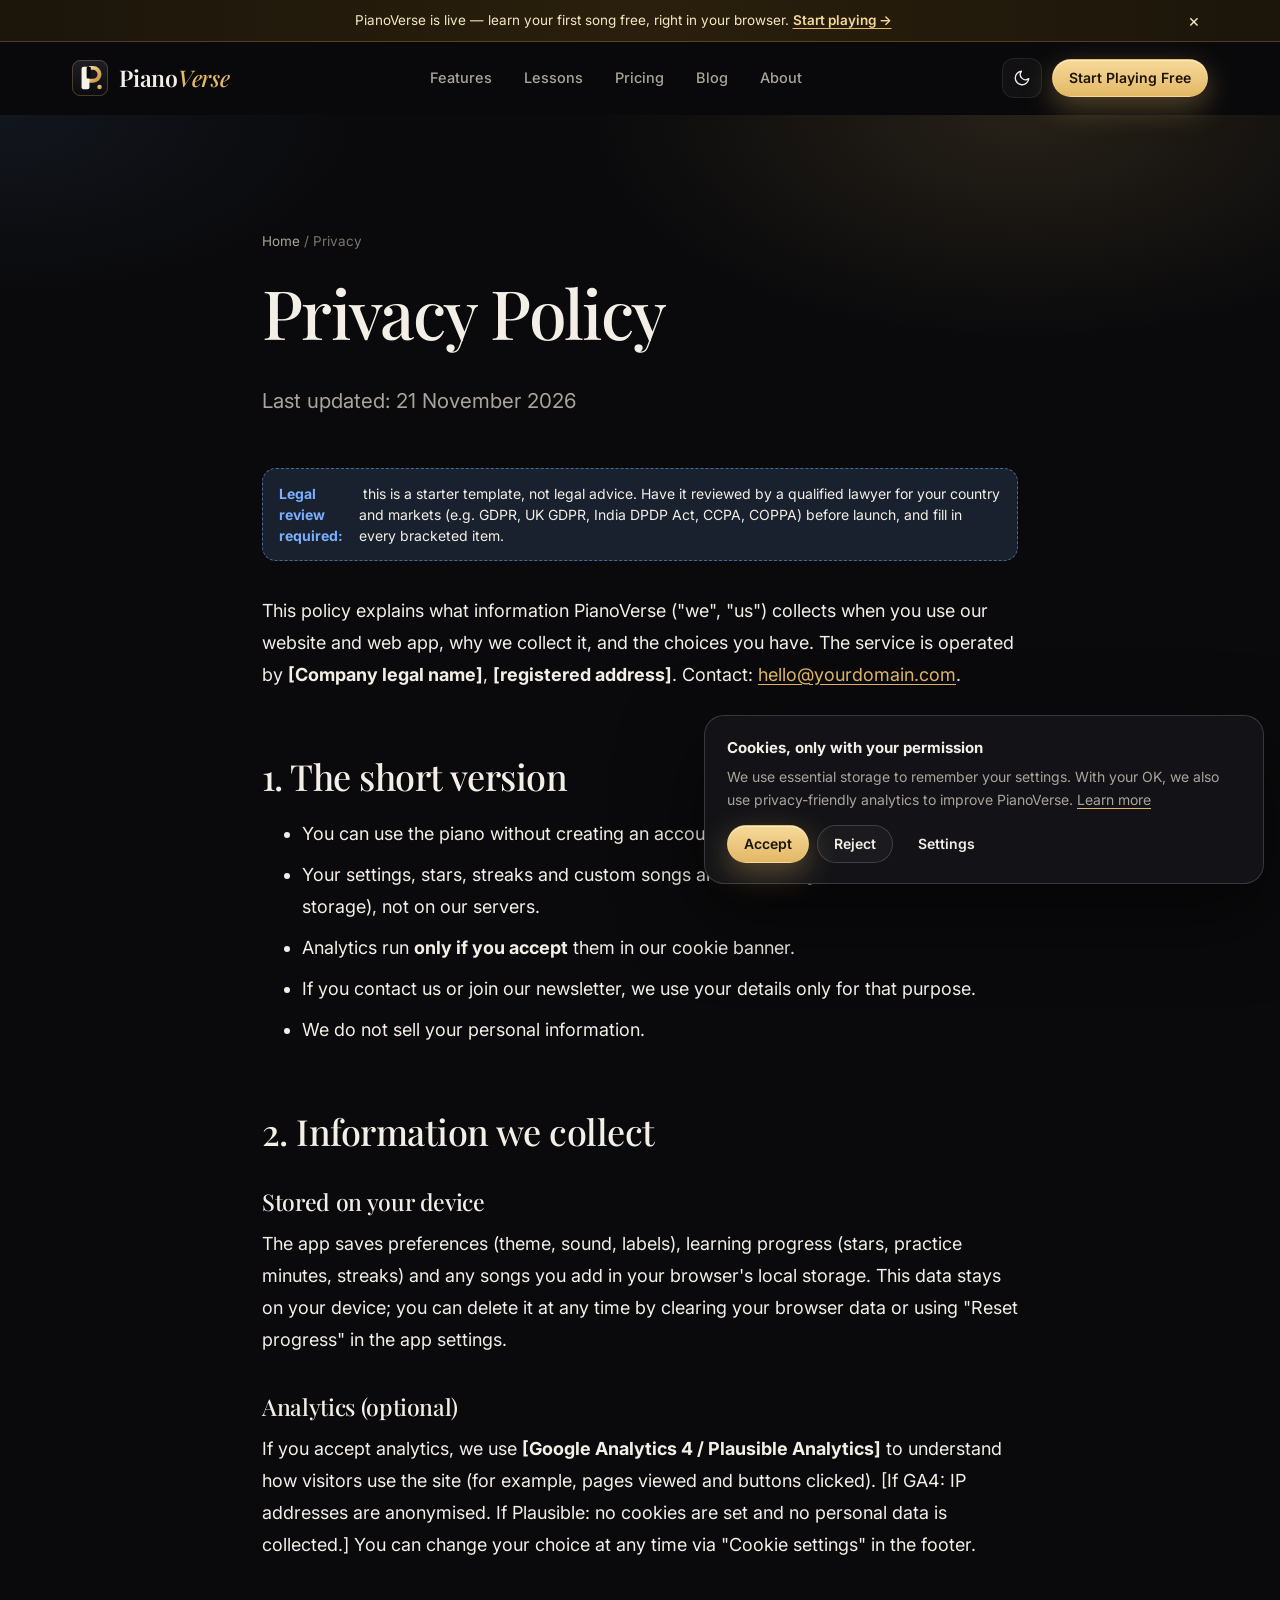
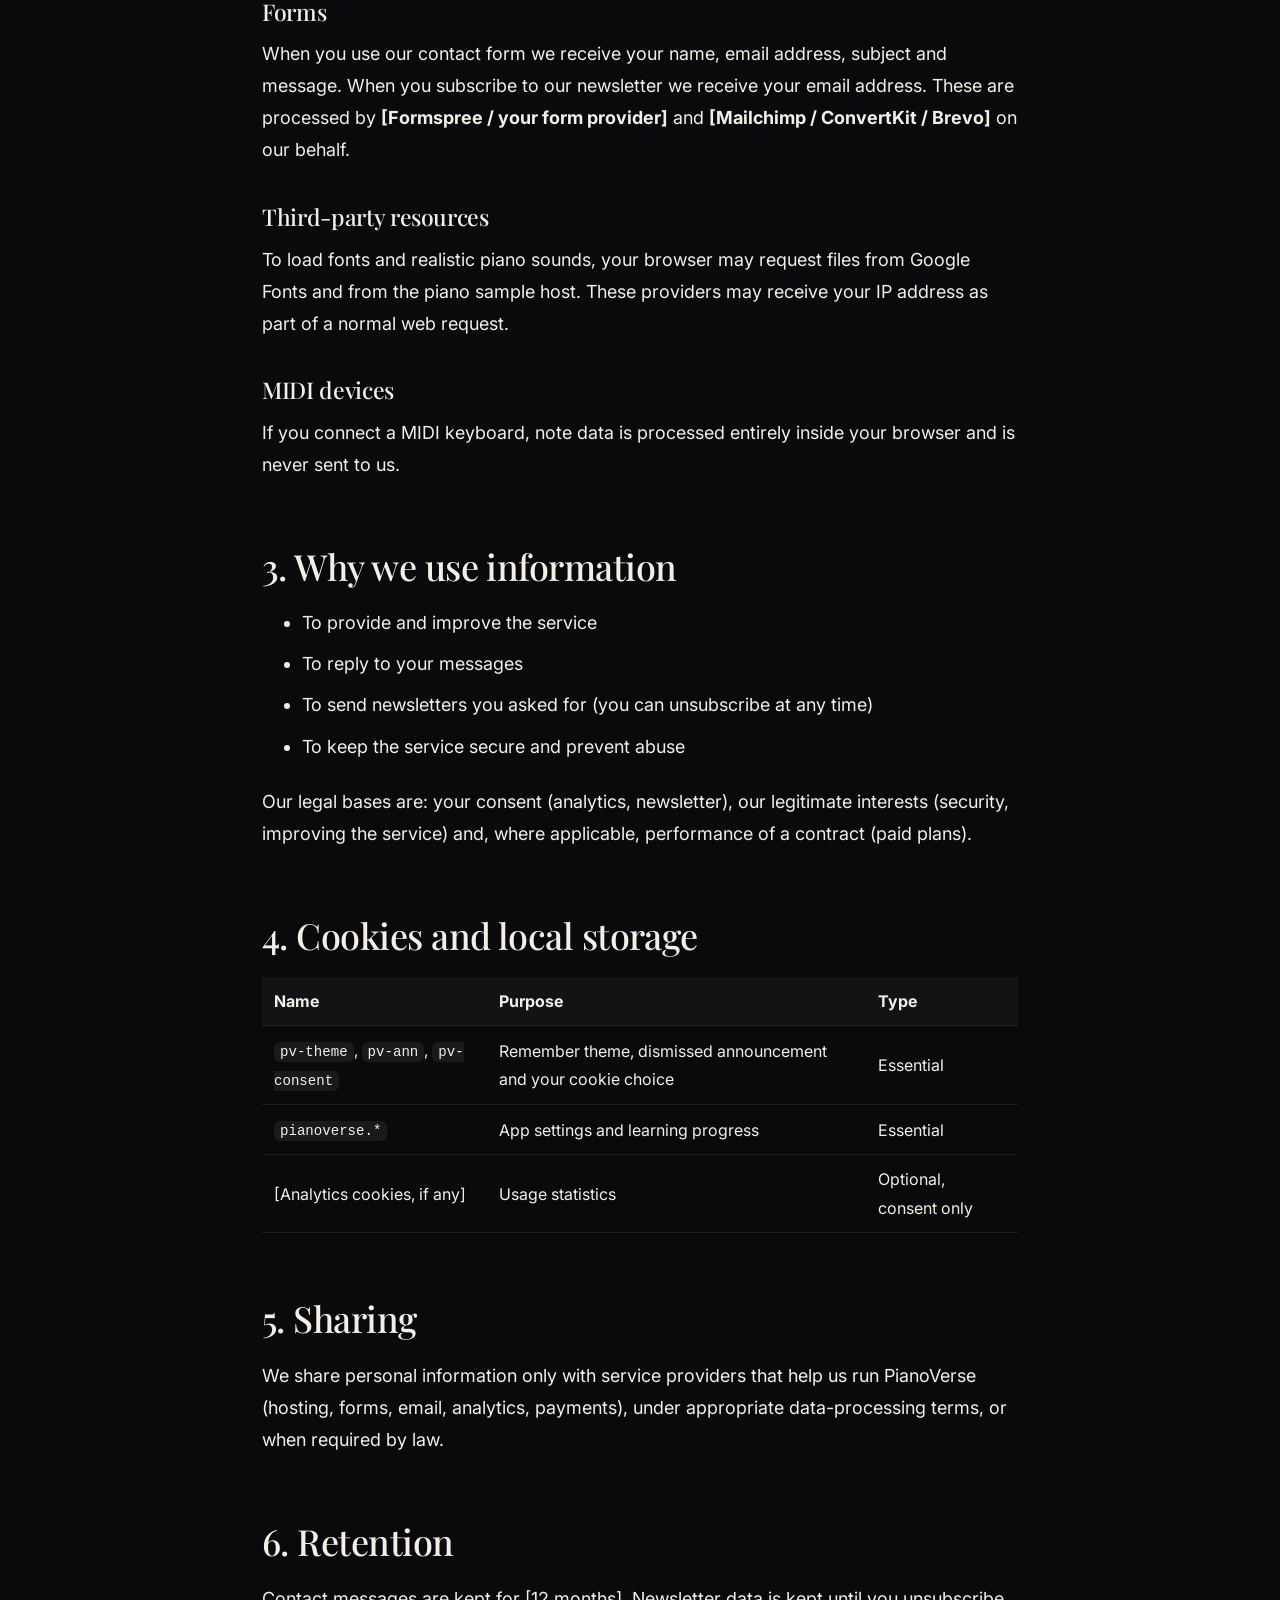
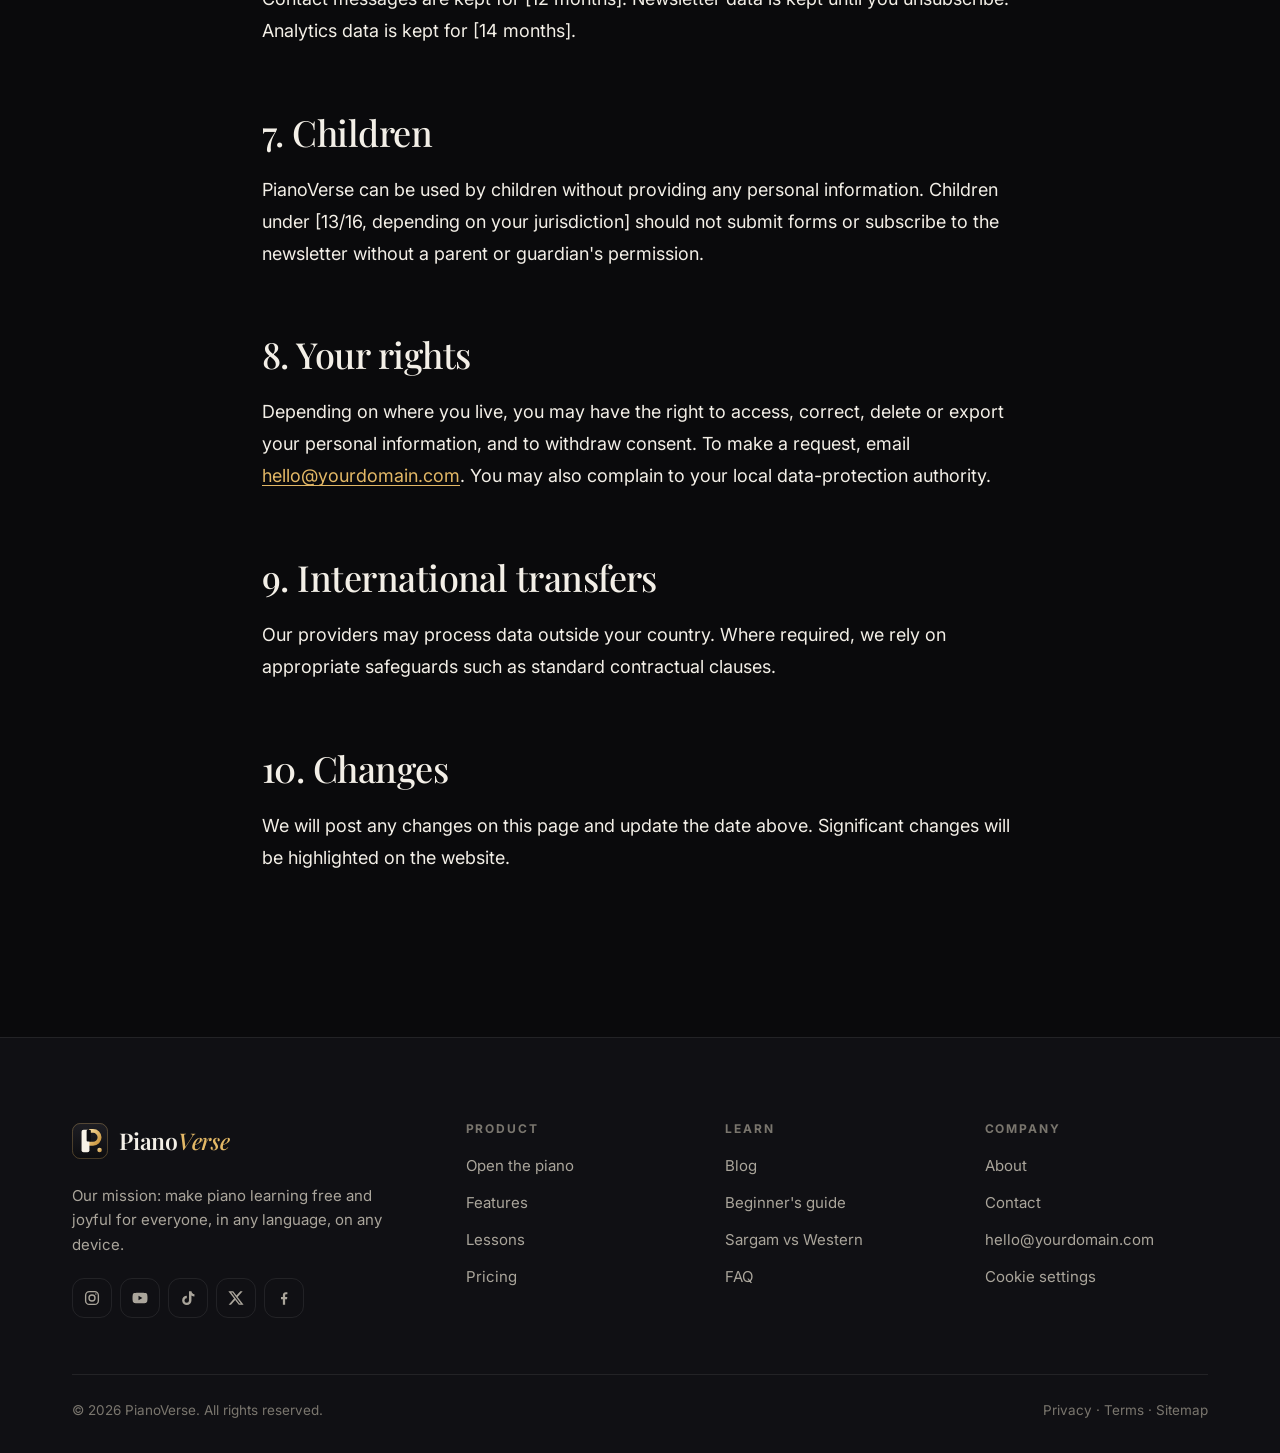
<file: privacy.html>
<!doctype html>
<html lang="en" data-theme="dark">
<head>
<meta charset="utf-8">
<meta name="viewport" content="width=device-width, initial-scale=1, viewport-fit=cover">
<title>Privacy Policy | PianoVerse</title>
<meta name="description" content="How PianoVerse handles your data: local browser storage, optional consent-based analytics, contact and newsletter forms, and your rights.">
<meta name="robots" content="index,follow,max-image-preview:large">
<link rel="canonical" href="https://pianoverse-mu.vercel.app/privacy.html">
<meta name="theme-color" content="#0a0a0c">
<meta name="pv-root" content="">
<meta property="og:type" content="website">
<meta property="og:site_name" content="PianoVerse">
<meta property="og:title" content="Privacy Policy | PianoVerse">
<meta property="og:description" content="How PianoVerse handles your data: local browser storage, optional consent-based analytics, contact and newsletter forms, and your rights.">
<meta property="og:url" content="https://pianoverse-mu.vercel.app/privacy.html">
<meta property="og:image" content="https://pianoverse-mu.vercel.app/assets/img/og-image.png">
<meta property="og:image:width" content="1200">
<meta property="og:image:height" content="630">
<meta property="og:image:alt" content="PianoVerse — learn piano in your browser">
<meta property="og:locale" content="en_US">
<meta name="twitter:card" content="summary_large_image">
<meta name="twitter:title" content="Privacy Policy | PianoVerse">
<meta name="twitter:description" content="How PianoVerse handles your data: local browser storage, optional consent-based analytics, contact and newsletter forms, and your rights.">
<meta name="twitter:image" content="https://pianoverse-mu.vercel.app/assets/img/og-image.png">
<link rel="icon" href="assets/img/favicon.svg" type="image/svg+xml">
<link rel="icon" href="assets/img/favicon-32.png" sizes="32x32" type="image/png">
<link rel="apple-touch-icon" href="assets/img/apple-touch-icon.png">
<link rel="manifest" href="manifest.json">
<link rel="preconnect" href="https://fonts.googleapis.com">
<link rel="preconnect" href="https://fonts.gstatic.com" crossorigin>
<link rel="preload" as="style" href="https://fonts.googleapis.com/css2?family=Inter:wght@400;500;600;700&family=Playfair+Display:ital,wght@0,500;0,600;1,500&display=swap">
<link rel="stylesheet" href="https://fonts.googleapis.com/css2?family=Inter:wght@400;500;600;700&family=Playfair+Display:ital,wght@0,500;0,600;1,500&display=swap" media="print" onload="this.media='all'">
<noscript><link rel="stylesheet" href="https://fonts.googleapis.com/css2?family=Inter:wght@400;500;600;700&family=Playfair+Display:ital,wght@0,500;0,600;1,500&display=swap"></noscript>
<link rel="stylesheet" href="assets/css/styles.css">
<script>document.documentElement.classList.add('js');try{var t=localStorage.getItem('pv-theme');if(t)document.documentElement.dataset.theme=t;if(localStorage.getItem('pv-ann'))document.documentElement.classList.add('ann-off')}catch(e){}</script>
<script src="assets/js/main.js" defer></script>
<script type="application/ld+json">{"@context": "https://schema.org", "@type": "WebPage", "name": "Privacy Policy | PianoVerse", "description": "How PianoVerse handles your data: local browser storage, optional consent-based analytics, contact and newsletter forms, and your rights.", "url": "https://pianoverse-mu.vercel.app/privacy.html", "isPartOf": {"@type": "WebSite", "name": "PianoVerse", "url": "https://pianoverse-mu.vercel.app/"}, "publisher": {"@type": "Organization", "name": "PianoVerse", "url": "https://pianoverse-mu.vercel.app/", "logo": "https://pianoverse-mu.vercel.app/assets/img/icon-512.png"}}</script>
</head>
<body>
<a class="skip" href="#main">Skip to content</a>
<div class="ann" id="ann" role="region" aria-label="Announcement"><div class="wrap ann-in"><p id="annText">PianoVerse is live — learn your first song free, right in your browser. <a href="app/">Start playing →</a></p><button class="ann-x" type="button" aria-label="Dismiss announcement">×</button></div></div>
<header class="site-header">
  <nav class="wrap nav" aria-label="Main">
    <a class="brand" href="index.html" aria-label="PianoVerse home"><svg viewBox="0 0 64 64" aria-hidden="true"><defs><linearGradient id="lgG" x1="0" y1="0" x2="1" y2="1"><stop offset="0" stop-color="#f6d999"/><stop offset="1" stop-color="#c8923a"/></linearGradient><linearGradient id="lgB" x1="0" y1="0" x2="0" y2="1"><stop offset="0" stop-color="#1e1e24"/><stop offset="1" stop-color="#0c0c0f"/></linearGradient></defs><rect width="64" height="64" rx="15" fill="url(#lgB)"/><rect x=".75" y=".75" width="62.5" height="62.5" rx="14.3" fill="none" stroke="#e3b866" stroke-opacity=".35" stroke-width="1.5"/><path d="M30 14h7.5a11.5 11.5 0 0 1 0 23H30" fill="none" stroke="url(#lgG)" stroke-width="7"/><rect x="17" y="12" width="14" height="40" rx="3.5" fill="#f7f2e7"/><rect x="26" y="12" width="7.5" height="21" rx="2" fill="#0c0c0f"/><circle cx="49" cy="48" r="4" fill="url(#lgG)"/></svg><span class="brand-name">Piano<em>Verse</em></span></a>
    <ul class="nav-links"><li><a href="features.html">Features</a></li><li><a href="lessons.html">Lessons</a></li><li><a href="pricing.html">Pricing</a></li><li><a href="blog/">Blog</a></li><li><a href="about.html">About</a></li></ul>
    <div class="nav-actions">
      <button class="icon-btn theme-btn" type="button" aria-label="Toggle light and dark theme"><svg class="moon" viewBox="0 0 24 24" fill="none" stroke="currentColor" stroke-width="1.8" stroke-linecap="round" stroke-linejoin="round" aria-hidden="true"><path d="M21 12.8A9 9 0 1 1 11.2 3a7 7 0 0 0 9.8 9.8z"/></svg><svg class="sun" viewBox="0 0 24 24" fill="none" stroke="currentColor" stroke-width="1.8" stroke-linecap="round" stroke-linejoin="round" aria-hidden="true"><circle cx="12" cy="12" r="4"/><path d="M12 2v2M12 20v2M4.9 4.9l1.4 1.4M17.7 17.7l1.4 1.4M2 12h2M20 12h2M4.9 19.1l1.4-1.4M17.7 6.3l1.4-1.4"/></svg></button>
      <a class="btn btn-gold btn-sm" href="app/" data-loc="nav">Start Playing Free</a>
      <button class="icon-btn burger" type="button" aria-label="Open menu" aria-expanded="false" aria-controls="mnav"><span></span><span></span><span></span></button>
    </div>
  </nav>
  <div class="mnav" id="mnav"><ul><li><a href="features.html">Features</a></li><li><a href="lessons.html">Lessons</a></li><li><a href="pricing.html">Pricing</a></li><li><a href="blog/">Blog</a></li><li><a href="about.html">About</a></li><li><a href="faq.html">FAQ</a></li><li><a href="contact.html">Contact</a></li></ul><a class="btn btn-gold btn-lg btn-block" href="app/" data-loc="mobile-nav">Start Playing Free</a></div>
</header>
<main id="main">
<section class="page-hero" style="padding-bottom:30px">
  <div class="wrap narrow">
    <nav class="crumbs" aria-label="Breadcrumb"><a href="index.html">Home</a> / Privacy</nav>
    <h1>Privacy Policy</h1>
    <p class="lead">Last updated: <time datetime="2026-11-21">21 November 2026</time></p>
  </div>
</section>
<section class="section" style="padding-top:0">
  <div class="wrap narrow">
    <div class="placeholder-note legal-note"><b>Legal review required:</b>&nbsp;this is a starter template, not legal advice. Have it reviewed by a qualified lawyer for your country and markets (e.g. GDPR, UK GDPR, India DPDP Act, CCPA, COPPA) before launch, and fill in every bracketed item.</div>
    <div class="prose">
      <p>This policy explains what information PianoVerse ("we", "us") collects when you use our website and web app, why we collect it, and the choices you have. The service is operated by <strong>[Company legal name]</strong>, <strong>[registered address]</strong>. Contact: <a data-cfg="contactEmail" href="mailto:hello@yourdomain.com">hello@yourdomain.com</a>.</p>

      <h2>1. The short version</h2>
      <ul>
        <li>You can use the piano without creating an account.</li>
        <li>Your settings, stars, streaks and custom songs are stored <strong>in your own browser</strong> (local storage), not on our servers.</li>
        <li>Analytics run <strong>only if you accept</strong> them in our cookie banner.</li>
        <li>If you contact us or join our newsletter, we use your details only for that purpose.</li>
        <li>We do not sell your personal information.</li>
      </ul>

      <h2>2. Information we collect</h2>
      <h3>Stored on your device</h3>
      <p>The app saves preferences (theme, sound, labels), learning progress (stars, practice minutes, streaks) and any songs you add in your browser's local storage. This data stays on your device; you can delete it at any time by clearing your browser data or using "Reset progress" in the app settings.</p>
      <h3>Analytics (optional)</h3>
      <p>If you accept analytics, we use <strong>[Google Analytics 4 / Plausible Analytics]</strong> to understand how visitors use the site (for example, pages viewed and buttons clicked). [If GA4: IP addresses are anonymised. If Plausible: no cookies are set and no personal data is collected.] You can change your choice at any time via "Cookie settings" in the footer.</p>
      <h3>Forms</h3>
      <p>When you use our contact form we receive your name, email address, subject and message. When you subscribe to our newsletter we receive your email address. These are processed by <strong>[Formspree / your form provider]</strong> and <strong>[Mailchimp / ConvertKit / Brevo]</strong> on our behalf.</p>
      <h3>Third-party resources</h3>
      <p>To load fonts and realistic piano sounds, your browser may request files from Google Fonts and from the piano sample host. These providers may receive your IP address as part of a normal web request.</p>
      <h3>MIDI devices</h3>
      <p>If you connect a MIDI keyboard, note data is processed entirely inside your browser and is never sent to us.</p>

      <h2>3. Why we use information</h2>
      <ul><li>To provide and improve the service</li><li>To reply to your messages</li><li>To send newsletters you asked for (you can unsubscribe at any time)</li><li>To keep the service secure and prevent abuse</li></ul>
      <p>Our legal bases are: your consent (analytics, newsletter), our legitimate interests (security, improving the service) and, where applicable, performance of a contract (paid plans).</p>

      <h2>4. Cookies and local storage</h2>
      <table><thead><tr><th>Name</th><th>Purpose</th><th>Type</th></tr></thead><tbody>
        <tr><td><code>pv-theme</code>, <code>pv-ann</code>, <code>pv-consent</code></td><td>Remember theme, dismissed announcement and your cookie choice</td><td>Essential</td></tr>
        <tr><td><code>pianoverse.*</code></td><td>App settings and learning progress</td><td>Essential</td></tr>
        <tr><td>[Analytics cookies, if any]</td><td>Usage statistics</td><td>Optional, consent only</td></tr>
      </tbody></table>

      <h2>5. Sharing</h2>
      <p>We share personal information only with service providers that help us run PianoVerse (hosting, forms, email, analytics, payments), under appropriate data-processing terms, or when required by law.</p>

      <h2>6. Retention</h2>
      <p>Contact messages are kept for [12 months]. Newsletter data is kept until you unsubscribe. Analytics data is kept for [14 months].</p>

      <h2>7. Children</h2>
      <p>PianoVerse can be used by children without providing any personal information. Children under [13/16, depending on your jurisdiction] should not submit forms or subscribe to the newsletter without a parent or guardian's permission.</p>

      <h2>8. Your rights</h2>
      <p>Depending on where you live, you may have the right to access, correct, delete or export your personal information, and to withdraw consent. To make a request, email <a data-cfg="contactEmail" href="mailto:hello@yourdomain.com">hello@yourdomain.com</a>. You may also complain to your local data-protection authority.</p>

      <h2>9. International transfers</h2>
      <p>Our providers may process data outside your country. Where required, we rely on appropriate safeguards such as standard contractual clauses.</p>

      <h2>10. Changes</h2>
      <p>We will post any changes on this page and update the date above. Significant changes will be highlighted on the website.</p>
    </div>
  </div>
</section>
</main>
<footer class="site-footer">
  <div class="wrap">
    <div class="foot-grid">
      <div class="foot-brand">
        <a class="brand" href="index.html" aria-label="PianoVerse home"><svg viewBox="0 0 64 64" aria-hidden="true"><defs><linearGradient id="lgG" x1="0" y1="0" x2="1" y2="1"><stop offset="0" stop-color="#f6d999"/><stop offset="1" stop-color="#c8923a"/></linearGradient><linearGradient id="lgB" x1="0" y1="0" x2="0" y2="1"><stop offset="0" stop-color="#1e1e24"/><stop offset="1" stop-color="#0c0c0f"/></linearGradient></defs><rect width="64" height="64" rx="15" fill="url(#lgB)"/><rect x=".75" y=".75" width="62.5" height="62.5" rx="14.3" fill="none" stroke="#e3b866" stroke-opacity=".35" stroke-width="1.5"/><path d="M30 14h7.5a11.5 11.5 0 0 1 0 23H30" fill="none" stroke="url(#lgG)" stroke-width="7"/><rect x="17" y="12" width="14" height="40" rx="3.5" fill="#f7f2e7"/><rect x="26" y="12" width="7.5" height="21" rx="2" fill="#0c0c0f"/><circle cx="49" cy="48" r="4" fill="url(#lgG)"/></svg><span class="brand-name">Piano<em>Verse</em></span></a>
        <p>Our mission: make piano learning free and joyful for everyone, in any language, on any device.</p>
        <div class="socials"><a data-social="instagram" href="#" aria-label="PianoVerse on Instagram" rel="noopener" target="_blank"><svg viewBox="0 0 24 24" fill="none" stroke="currentColor" stroke-width="1.8" stroke-linecap="round" stroke-linejoin="round" aria-hidden="true"><rect x="3.5" y="3.5" width="17" height="17" rx="5"/><circle cx="12" cy="12" r="4"/><circle cx="17.2" cy="6.8" r="1" fill="currentColor" stroke="none"/></svg></a><a data-social="youtube" href="#" aria-label="PianoVerse on YouTube" rel="noopener" target="_blank"><svg viewBox="0 0 24 24" fill="currentColor" aria-hidden="true"><path d="M21.6 7.2a2.6 2.6 0 0 0-1.8-1.8C18.2 5 12 5 12 5s-6.2 0-7.8.4A2.6 2.6 0 0 0 2.4 7.2 27 27 0 0 0 2 12a27 27 0 0 0 .4 4.8 2.6 2.6 0 0 0 1.8 1.8C5.8 19 12 19 12 19s6.2 0 7.8-.4a2.6 2.6 0 0 0 1.8-1.8A27 27 0 0 0 22 12a27 27 0 0 0-.4-4.8zM10 15V9l5.2 3z"/></svg></a><a data-social="tiktok" href="#" aria-label="PianoVerse on TikTok" rel="noopener" target="_blank"><svg viewBox="0 0 24 24" fill="currentColor" aria-hidden="true"><path d="M16.6 3c.4 2.2 1.8 3.7 4 3.9v3.2a7.3 7.3 0 0 1-4-1.3v6.4A6.2 6.2 0 1 1 10.4 9v3.3a3 3 0 1 0 2.9 3V3z"/></svg></a><a data-social="x" href="#" aria-label="PianoVerse on X" rel="noopener" target="_blank"><svg viewBox="0 0 24 24" fill="currentColor" aria-hidden="true"><path d="M17.8 3h3.1l-6.8 7.7 8 10.3h-6.3l-4.9-6.4L5.3 21H2.2l7.3-8.3L1.8 3h6.4l4.4 5.8zm-1.1 16.2h1.7L7.4 4.7H5.6z"/></svg></a><a data-social="facebook" href="#" aria-label="PianoVerse on Facebook" rel="noopener" target="_blank"><svg viewBox="0 0 24 24" fill="currentColor" aria-hidden="true"><path d="M13.5 21v-7.5H16l.4-3h-2.9V8.6c0-.9.3-1.5 1.5-1.5h1.5V4.4c-.3 0-1.2-.1-2.2-.1-2.2 0-3.8 1.4-3.8 3.9v2.3H8v3h2.5V21z"/></svg></a></div>
      </div>
      <div><h4>Product</h4><ul><li><a href="app/" data-loc="footer">Open the piano</a></li><li><a href="features.html">Features</a></li><li><a href="lessons.html">Lessons</a></li><li><a href="pricing.html">Pricing</a></li></ul></div>
      <div><h4>Learn</h4><ul><li><a href="blog/">Blog</a></li><li><a href="blog/learn-piano-online-free.html">Beginner's guide</a></li><li><a href="blog/sargam-vs-western-notation.html">Sargam vs Western</a></li><li><a href="faq.html">FAQ</a></li></ul></div>
      <div><h4>Company</h4><ul><li><a href="about.html">About</a></li><li><a href="contact.html">Contact</a></li><li><a data-cfg="contactEmail" href="mailto:hello@yourdomain.com">hello@yourdomain.com</a></li><li><button type="button" data-cookie-settings>Cookie settings</button></li></ul></div>
    </div>
    <div class="foot-bottom"><span>© <span data-year>2026</span> PianoVerse. All rights reserved.</span><span><a href="privacy.html">Privacy</a> · <a href="terms.html">Terms</a> · <a href="sitemap.xml">Sitemap</a></span></div>
  </div>
</footer>
<div class="cookie" id="cookie" role="region" aria-label="Cookie consent">
  <b>Cookies, only with your permission</b>
  <p>We use essential storage to remember your settings. With your OK, we also use privacy-friendly analytics to improve PianoVerse. <a href="privacy.html">Learn more</a></p>
  <div class="btn-row"><button class="btn btn-gold btn-sm" type="button" data-ck="accept">Accept</button><button class="btn btn-sm" type="button" data-ck="reject">Reject</button><button class="btn btn-ghost btn-sm" type="button" data-ck="settings">Settings</button></div>
</div>
<div class="modal" id="cookieModal" role="dialog" aria-modal="true" aria-labelledby="ckTitle" aria-hidden="true">
  <div class="modal-box">
    <h2 id="ckTitle">Cookie settings</h2>
    <div class="opt"><div><b>Essential</b><span>Theme, consent choice and app progress saved in your browser. Always on.</span></div><label class="switch"><input type="checkbox" checked disabled aria-label="Essential storage (always on)"><i></i></label></div>
    <div class="opt"><div><b>Analytics</b><span>Anonymous usage statistics that help us improve lessons and features.</span></div><label class="switch"><input type="checkbox" id="ckAnalytics" aria-label="Allow analytics"><i></i></label></div>
    <div class="btn-row" style="margin-top:18px"><button class="btn btn-gold" type="button" data-ck="save">Save choices</button><button class="btn btn-ghost" type="button" data-ck="close">Cancel</button></div>
  </div>
</div>
</body>
</html>
</file>
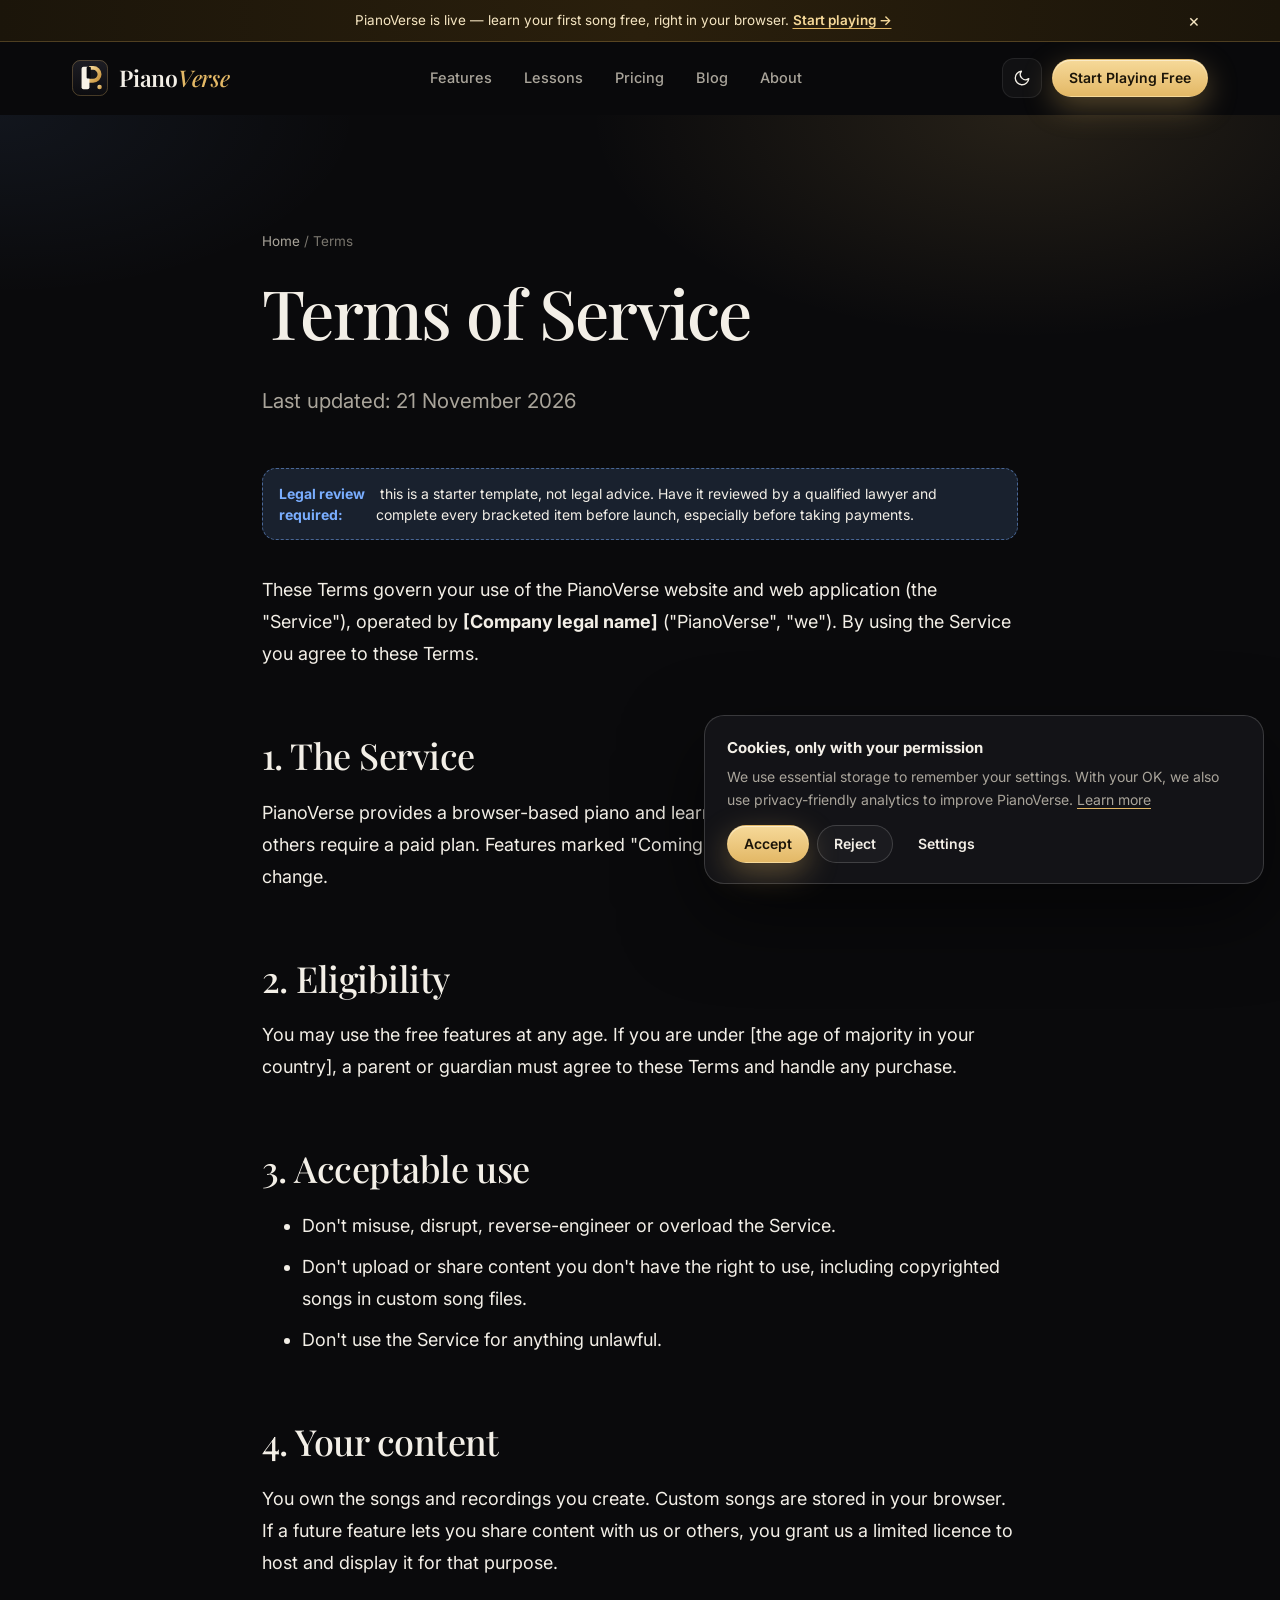
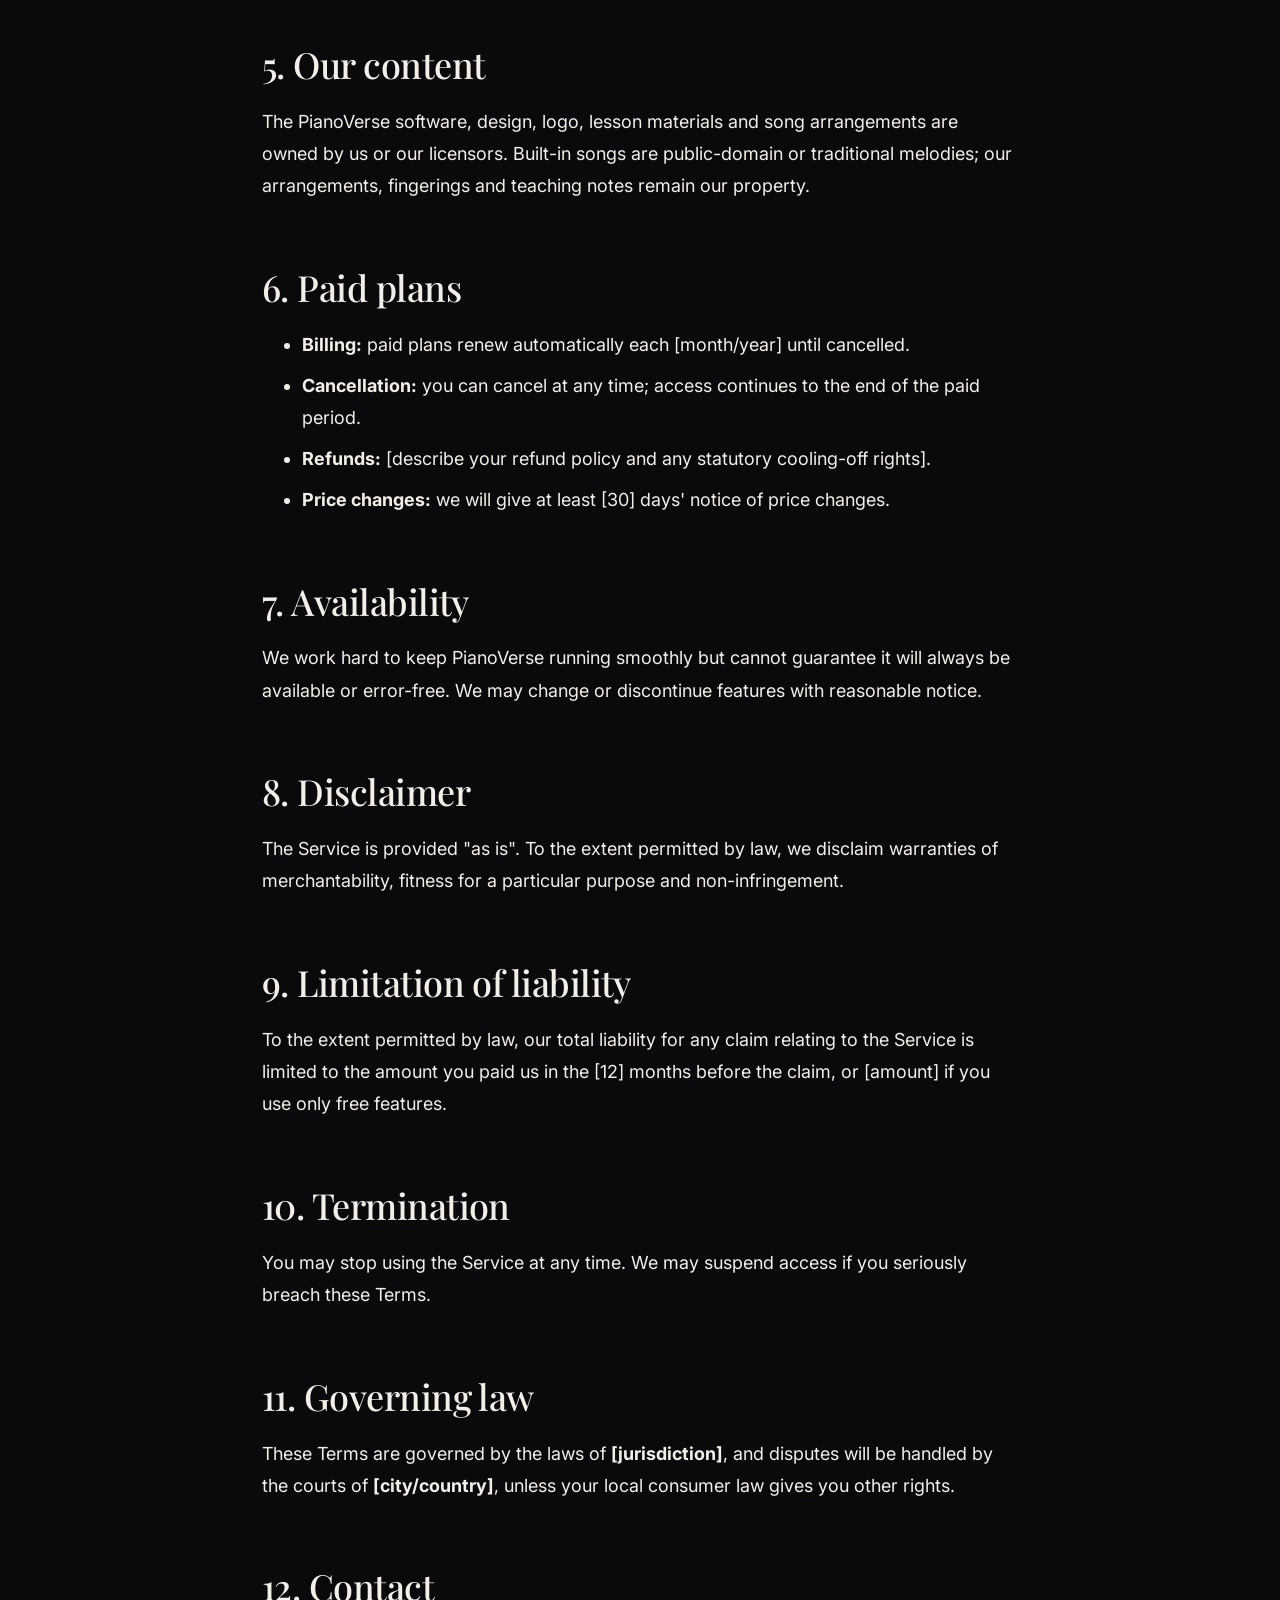
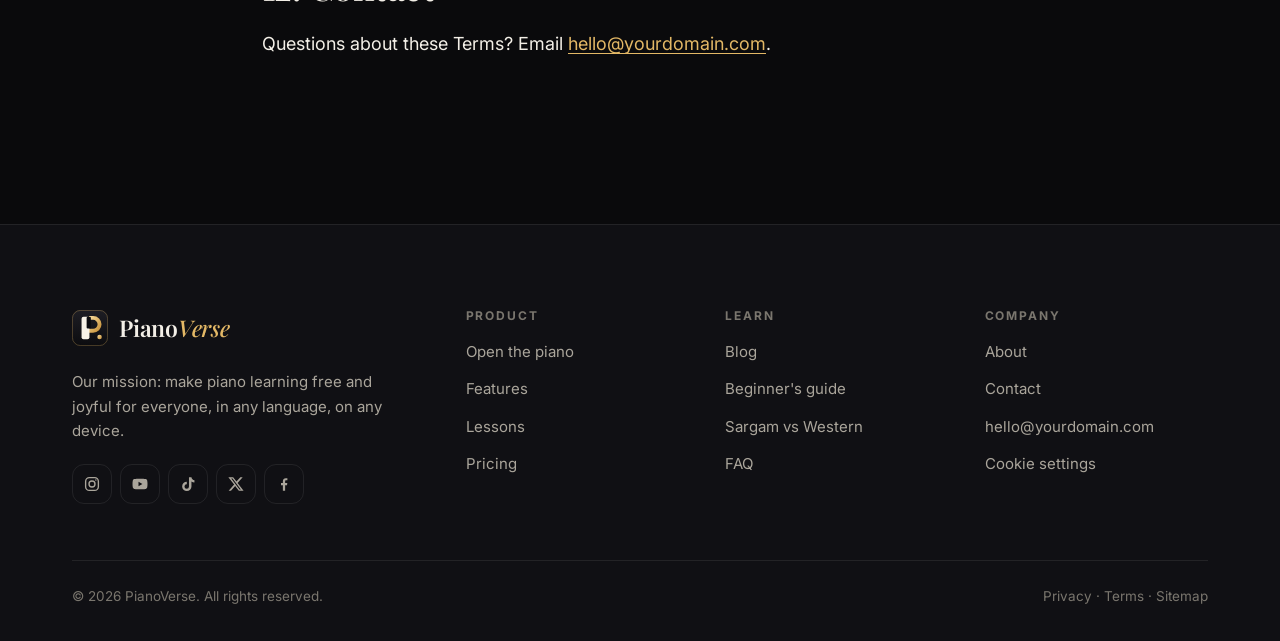
<file: terms.html>
<!doctype html>
<html lang="en" data-theme="dark">
<head>
<meta charset="utf-8">
<meta name="viewport" content="width=device-width, initial-scale=1, viewport-fit=cover">
<title>Terms of Service | PianoVerse</title>
<meta name="description" content="The terms that apply when you use the PianoVerse website and web piano app, including free and paid plans.">
<meta name="robots" content="index,follow,max-image-preview:large">
<link rel="canonical" href="https://pianoverse-mu.vercel.app/terms.html">
<meta name="theme-color" content="#0a0a0c">
<meta name="pv-root" content="">
<meta property="og:type" content="website">
<meta property="og:site_name" content="PianoVerse">
<meta property="og:title" content="Terms of Service | PianoVerse">
<meta property="og:description" content="The terms that apply when you use the PianoVerse website and web piano app, including free and paid plans.">
<meta property="og:url" content="https://pianoverse-mu.vercel.app/terms.html">
<meta property="og:image" content="https://pianoverse-mu.vercel.app/assets/img/og-image.png">
<meta property="og:image:width" content="1200">
<meta property="og:image:height" content="630">
<meta property="og:image:alt" content="PianoVerse — learn piano in your browser">
<meta property="og:locale" content="en_US">
<meta name="twitter:card" content="summary_large_image">
<meta name="twitter:title" content="Terms of Service | PianoVerse">
<meta name="twitter:description" content="The terms that apply when you use the PianoVerse website and web piano app, including free and paid plans.">
<meta name="twitter:image" content="https://pianoverse-mu.vercel.app/assets/img/og-image.png">
<link rel="icon" href="assets/img/favicon.svg" type="image/svg+xml">
<link rel="icon" href="assets/img/favicon-32.png" sizes="32x32" type="image/png">
<link rel="apple-touch-icon" href="assets/img/apple-touch-icon.png">
<link rel="manifest" href="manifest.json">
<link rel="preconnect" href="https://fonts.googleapis.com">
<link rel="preconnect" href="https://fonts.gstatic.com" crossorigin>
<link rel="preload" as="style" href="https://fonts.googleapis.com/css2?family=Inter:wght@400;500;600;700&family=Playfair+Display:ital,wght@0,500;0,600;1,500&display=swap">
<link rel="stylesheet" href="https://fonts.googleapis.com/css2?family=Inter:wght@400;500;600;700&family=Playfair+Display:ital,wght@0,500;0,600;1,500&display=swap" media="print" onload="this.media='all'">
<noscript><link rel="stylesheet" href="https://fonts.googleapis.com/css2?family=Inter:wght@400;500;600;700&family=Playfair+Display:ital,wght@0,500;0,600;1,500&display=swap"></noscript>
<link rel="stylesheet" href="assets/css/styles.css">
<script>document.documentElement.classList.add('js');try{var t=localStorage.getItem('pv-theme');if(t)document.documentElement.dataset.theme=t;if(localStorage.getItem('pv-ann'))document.documentElement.classList.add('ann-off')}catch(e){}</script>
<script src="assets/js/main.js" defer></script>
<script type="application/ld+json">{"@context": "https://schema.org", "@type": "WebPage", "name": "Terms of Service | PianoVerse", "description": "The terms that apply when you use the PianoVerse website and web piano app, including free and paid plans.", "url": "https://pianoverse-mu.vercel.app/terms.html", "isPartOf": {"@type": "WebSite", "name": "PianoVerse", "url": "https://pianoverse-mu.vercel.app/"}, "publisher": {"@type": "Organization", "name": "PianoVerse", "url": "https://pianoverse-mu.vercel.app/", "logo": "https://pianoverse-mu.vercel.app/assets/img/icon-512.png"}}</script>
</head>
<body>
<a class="skip" href="#main">Skip to content</a>
<div class="ann" id="ann" role="region" aria-label="Announcement"><div class="wrap ann-in"><p id="annText">PianoVerse is live — learn your first song free, right in your browser. <a href="app/">Start playing →</a></p><button class="ann-x" type="button" aria-label="Dismiss announcement">×</button></div></div>
<header class="site-header">
  <nav class="wrap nav" aria-label="Main">
    <a class="brand" href="index.html" aria-label="PianoVerse home"><svg viewBox="0 0 64 64" aria-hidden="true"><defs><linearGradient id="lgG" x1="0" y1="0" x2="1" y2="1"><stop offset="0" stop-color="#f6d999"/><stop offset="1" stop-color="#c8923a"/></linearGradient><linearGradient id="lgB" x1="0" y1="0" x2="0" y2="1"><stop offset="0" stop-color="#1e1e24"/><stop offset="1" stop-color="#0c0c0f"/></linearGradient></defs><rect width="64" height="64" rx="15" fill="url(#lgB)"/><rect x=".75" y=".75" width="62.5" height="62.5" rx="14.3" fill="none" stroke="#e3b866" stroke-opacity=".35" stroke-width="1.5"/><path d="M30 14h7.5a11.5 11.5 0 0 1 0 23H30" fill="none" stroke="url(#lgG)" stroke-width="7"/><rect x="17" y="12" width="14" height="40" rx="3.5" fill="#f7f2e7"/><rect x="26" y="12" width="7.5" height="21" rx="2" fill="#0c0c0f"/><circle cx="49" cy="48" r="4" fill="url(#lgG)"/></svg><span class="brand-name">Piano<em>Verse</em></span></a>
    <ul class="nav-links"><li><a href="features.html">Features</a></li><li><a href="lessons.html">Lessons</a></li><li><a href="pricing.html">Pricing</a></li><li><a href="blog/">Blog</a></li><li><a href="about.html">About</a></li></ul>
    <div class="nav-actions">
      <button class="icon-btn theme-btn" type="button" aria-label="Toggle light and dark theme"><svg class="moon" viewBox="0 0 24 24" fill="none" stroke="currentColor" stroke-width="1.8" stroke-linecap="round" stroke-linejoin="round" aria-hidden="true"><path d="M21 12.8A9 9 0 1 1 11.2 3a7 7 0 0 0 9.8 9.8z"/></svg><svg class="sun" viewBox="0 0 24 24" fill="none" stroke="currentColor" stroke-width="1.8" stroke-linecap="round" stroke-linejoin="round" aria-hidden="true"><circle cx="12" cy="12" r="4"/><path d="M12 2v2M12 20v2M4.9 4.9l1.4 1.4M17.7 17.7l1.4 1.4M2 12h2M20 12h2M4.9 19.1l1.4-1.4M17.7 6.3l1.4-1.4"/></svg></button>
      <a class="btn btn-gold btn-sm" href="app/" data-loc="nav">Start Playing Free</a>
      <button class="icon-btn burger" type="button" aria-label="Open menu" aria-expanded="false" aria-controls="mnav"><span></span><span></span><span></span></button>
    </div>
  </nav>
  <div class="mnav" id="mnav"><ul><li><a href="features.html">Features</a></li><li><a href="lessons.html">Lessons</a></li><li><a href="pricing.html">Pricing</a></li><li><a href="blog/">Blog</a></li><li><a href="about.html">About</a></li><li><a href="faq.html">FAQ</a></li><li><a href="contact.html">Contact</a></li></ul><a class="btn btn-gold btn-lg btn-block" href="app/" data-loc="mobile-nav">Start Playing Free</a></div>
</header>
<main id="main">
<section class="page-hero" style="padding-bottom:30px">
  <div class="wrap narrow">
    <nav class="crumbs" aria-label="Breadcrumb"><a href="index.html">Home</a> / Terms</nav>
    <h1>Terms of Service</h1>
    <p class="lead">Last updated: <time datetime="2026-11-21">21 November 2026</time></p>
  </div>
</section>
<section class="section" style="padding-top:0">
  <div class="wrap narrow">
    <div class="placeholder-note legal-note"><b>Legal review required:</b>&nbsp;this is a starter template, not legal advice. Have it reviewed by a qualified lawyer and complete every bracketed item before launch, especially before taking payments.</div>
    <div class="prose">
      <p>These Terms govern your use of the PianoVerse website and web application (the "Service"), operated by <strong>[Company legal name]</strong> ("PianoVerse", "we"). By using the Service you agree to these Terms.</p>

      <h2>1. The Service</h2>
      <p>PianoVerse provides a browser-based piano and learning tools. Some features are free; others require a paid plan. Features marked "Coming soon" are not yet available and may change.</p>

      <h2>2. Eligibility</h2>
      <p>You may use the free features at any age. If you are under [the age of majority in your country], a parent or guardian must agree to these Terms and handle any purchase.</p>

      <h2>3. Acceptable use</h2>
      <ul><li>Don't misuse, disrupt, reverse-engineer or overload the Service.</li><li>Don't upload or share content you don't have the right to use, including copyrighted songs in custom song files.</li><li>Don't use the Service for anything unlawful.</li></ul>

      <h2>4. Your content</h2>
      <p>You own the songs and recordings you create. Custom songs are stored in your browser. If a future feature lets you share content with us or others, you grant us a limited licence to host and display it for that purpose.</p>

      <h2>5. Our content</h2>
      <p>The PianoVerse software, design, logo, lesson materials and song arrangements are owned by us or our licensors. Built-in songs are public-domain or traditional melodies; our arrangements, fingerings and teaching notes remain our property.</p>

      <h2>6. Paid plans</h2>
      <ul><li><strong>Billing:</strong> paid plans renew automatically each [month/year] until cancelled.</li><li><strong>Cancellation:</strong> you can cancel at any time; access continues to the end of the paid period.</li><li><strong>Refunds:</strong> [describe your refund policy and any statutory cooling-off rights].</li><li><strong>Price changes:</strong> we will give at least [30] days' notice of price changes.</li></ul>

      <h2>7. Availability</h2>
      <p>We work hard to keep PianoVerse running smoothly but cannot guarantee it will always be available or error-free. We may change or discontinue features with reasonable notice.</p>

      <h2>8. Disclaimer</h2>
      <p>The Service is provided "as is". To the extent permitted by law, we disclaim warranties of merchantability, fitness for a particular purpose and non-infringement.</p>

      <h2>9. Limitation of liability</h2>
      <p>To the extent permitted by law, our total liability for any claim relating to the Service is limited to the amount you paid us in the [12] months before the claim, or [amount] if you use only free features.</p>

      <h2>10. Termination</h2>
      <p>You may stop using the Service at any time. We may suspend access if you seriously breach these Terms.</p>

      <h2>11. Governing law</h2>
      <p>These Terms are governed by the laws of <strong>[jurisdiction]</strong>, and disputes will be handled by the courts of <strong>[city/country]</strong>, unless your local consumer law gives you other rights.</p>

      <h2>12. Contact</h2>
      <p>Questions about these Terms? Email <a data-cfg="contactEmail" href="mailto:hello@yourdomain.com">hello@yourdomain.com</a>.</p>
    </div>
  </div>
</section>
</main>
<footer class="site-footer">
  <div class="wrap">
    <div class="foot-grid">
      <div class="foot-brand">
        <a class="brand" href="index.html" aria-label="PianoVerse home"><svg viewBox="0 0 64 64" aria-hidden="true"><defs><linearGradient id="lgG" x1="0" y1="0" x2="1" y2="1"><stop offset="0" stop-color="#f6d999"/><stop offset="1" stop-color="#c8923a"/></linearGradient><linearGradient id="lgB" x1="0" y1="0" x2="0" y2="1"><stop offset="0" stop-color="#1e1e24"/><stop offset="1" stop-color="#0c0c0f"/></linearGradient></defs><rect width="64" height="64" rx="15" fill="url(#lgB)"/><rect x=".75" y=".75" width="62.5" height="62.5" rx="14.3" fill="none" stroke="#e3b866" stroke-opacity=".35" stroke-width="1.5"/><path d="M30 14h7.5a11.5 11.5 0 0 1 0 23H30" fill="none" stroke="url(#lgG)" stroke-width="7"/><rect x="17" y="12" width="14" height="40" rx="3.5" fill="#f7f2e7"/><rect x="26" y="12" width="7.5" height="21" rx="2" fill="#0c0c0f"/><circle cx="49" cy="48" r="4" fill="url(#lgG)"/></svg><span class="brand-name">Piano<em>Verse</em></span></a>
        <p>Our mission: make piano learning free and joyful for everyone, in any language, on any device.</p>
        <div class="socials"><a data-social="instagram" href="#" aria-label="PianoVerse on Instagram" rel="noopener" target="_blank"><svg viewBox="0 0 24 24" fill="none" stroke="currentColor" stroke-width="1.8" stroke-linecap="round" stroke-linejoin="round" aria-hidden="true"><rect x="3.5" y="3.5" width="17" height="17" rx="5"/><circle cx="12" cy="12" r="4"/><circle cx="17.2" cy="6.8" r="1" fill="currentColor" stroke="none"/></svg></a><a data-social="youtube" href="#" aria-label="PianoVerse on YouTube" rel="noopener" target="_blank"><svg viewBox="0 0 24 24" fill="currentColor" aria-hidden="true"><path d="M21.6 7.2a2.6 2.6 0 0 0-1.8-1.8C18.2 5 12 5 12 5s-6.2 0-7.8.4A2.6 2.6 0 0 0 2.4 7.2 27 27 0 0 0 2 12a27 27 0 0 0 .4 4.8 2.6 2.6 0 0 0 1.8 1.8C5.8 19 12 19 12 19s6.2 0 7.8-.4a2.6 2.6 0 0 0 1.8-1.8A27 27 0 0 0 22 12a27 27 0 0 0-.4-4.8zM10 15V9l5.2 3z"/></svg></a><a data-social="tiktok" href="#" aria-label="PianoVerse on TikTok" rel="noopener" target="_blank"><svg viewBox="0 0 24 24" fill="currentColor" aria-hidden="true"><path d="M16.6 3c.4 2.2 1.8 3.7 4 3.9v3.2a7.3 7.3 0 0 1-4-1.3v6.4A6.2 6.2 0 1 1 10.4 9v3.3a3 3 0 1 0 2.9 3V3z"/></svg></a><a data-social="x" href="#" aria-label="PianoVerse on X" rel="noopener" target="_blank"><svg viewBox="0 0 24 24" fill="currentColor" aria-hidden="true"><path d="M17.8 3h3.1l-6.8 7.7 8 10.3h-6.3l-4.9-6.4L5.3 21H2.2l7.3-8.3L1.8 3h6.4l4.4 5.8zm-1.1 16.2h1.7L7.4 4.7H5.6z"/></svg></a><a data-social="facebook" href="#" aria-label="PianoVerse on Facebook" rel="noopener" target="_blank"><svg viewBox="0 0 24 24" fill="currentColor" aria-hidden="true"><path d="M13.5 21v-7.5H16l.4-3h-2.9V8.6c0-.9.3-1.5 1.5-1.5h1.5V4.4c-.3 0-1.2-.1-2.2-.1-2.2 0-3.8 1.4-3.8 3.9v2.3H8v3h2.5V21z"/></svg></a></div>
      </div>
      <div><h4>Product</h4><ul><li><a href="app/" data-loc="footer">Open the piano</a></li><li><a href="features.html">Features</a></li><li><a href="lessons.html">Lessons</a></li><li><a href="pricing.html">Pricing</a></li></ul></div>
      <div><h4>Learn</h4><ul><li><a href="blog/">Blog</a></li><li><a href="blog/learn-piano-online-free.html">Beginner's guide</a></li><li><a href="blog/sargam-vs-western-notation.html">Sargam vs Western</a></li><li><a href="faq.html">FAQ</a></li></ul></div>
      <div><h4>Company</h4><ul><li><a href="about.html">About</a></li><li><a href="contact.html">Contact</a></li><li><a data-cfg="contactEmail" href="mailto:hello@yourdomain.com">hello@yourdomain.com</a></li><li><button type="button" data-cookie-settings>Cookie settings</button></li></ul></div>
    </div>
    <div class="foot-bottom"><span>© <span data-year>2026</span> PianoVerse. All rights reserved.</span><span><a href="privacy.html">Privacy</a> · <a href="terms.html">Terms</a> · <a href="sitemap.xml">Sitemap</a></span></div>
  </div>
</footer>
<div class="cookie" id="cookie" role="region" aria-label="Cookie consent">
  <b>Cookies, only with your permission</b>
  <p>We use essential storage to remember your settings. With your OK, we also use privacy-friendly analytics to improve PianoVerse. <a href="privacy.html">Learn more</a></p>
  <div class="btn-row"><button class="btn btn-gold btn-sm" type="button" data-ck="accept">Accept</button><button class="btn btn-sm" type="button" data-ck="reject">Reject</button><button class="btn btn-ghost btn-sm" type="button" data-ck="settings">Settings</button></div>
</div>
<div class="modal" id="cookieModal" role="dialog" aria-modal="true" aria-labelledby="ckTitle" aria-hidden="true">
  <div class="modal-box">
    <h2 id="ckTitle">Cookie settings</h2>
    <div class="opt"><div><b>Essential</b><span>Theme, consent choice and app progress saved in your browser. Always on.</span></div><label class="switch"><input type="checkbox" checked disabled aria-label="Essential storage (always on)"><i></i></label></div>
    <div class="opt"><div><b>Analytics</b><span>Anonymous usage statistics that help us improve lessons and features.</span></div><label class="switch"><input type="checkbox" id="ckAnalytics" aria-label="Allow analytics"><i></i></label></div>
    <div class="btn-row" style="margin-top:18px"><button class="btn btn-gold" type="button" data-ck="save">Save choices</button><button class="btn btn-ghost" type="button" data-ck="close">Cancel</button></div>
  </div>
</div>
</body>
</html>
</file>
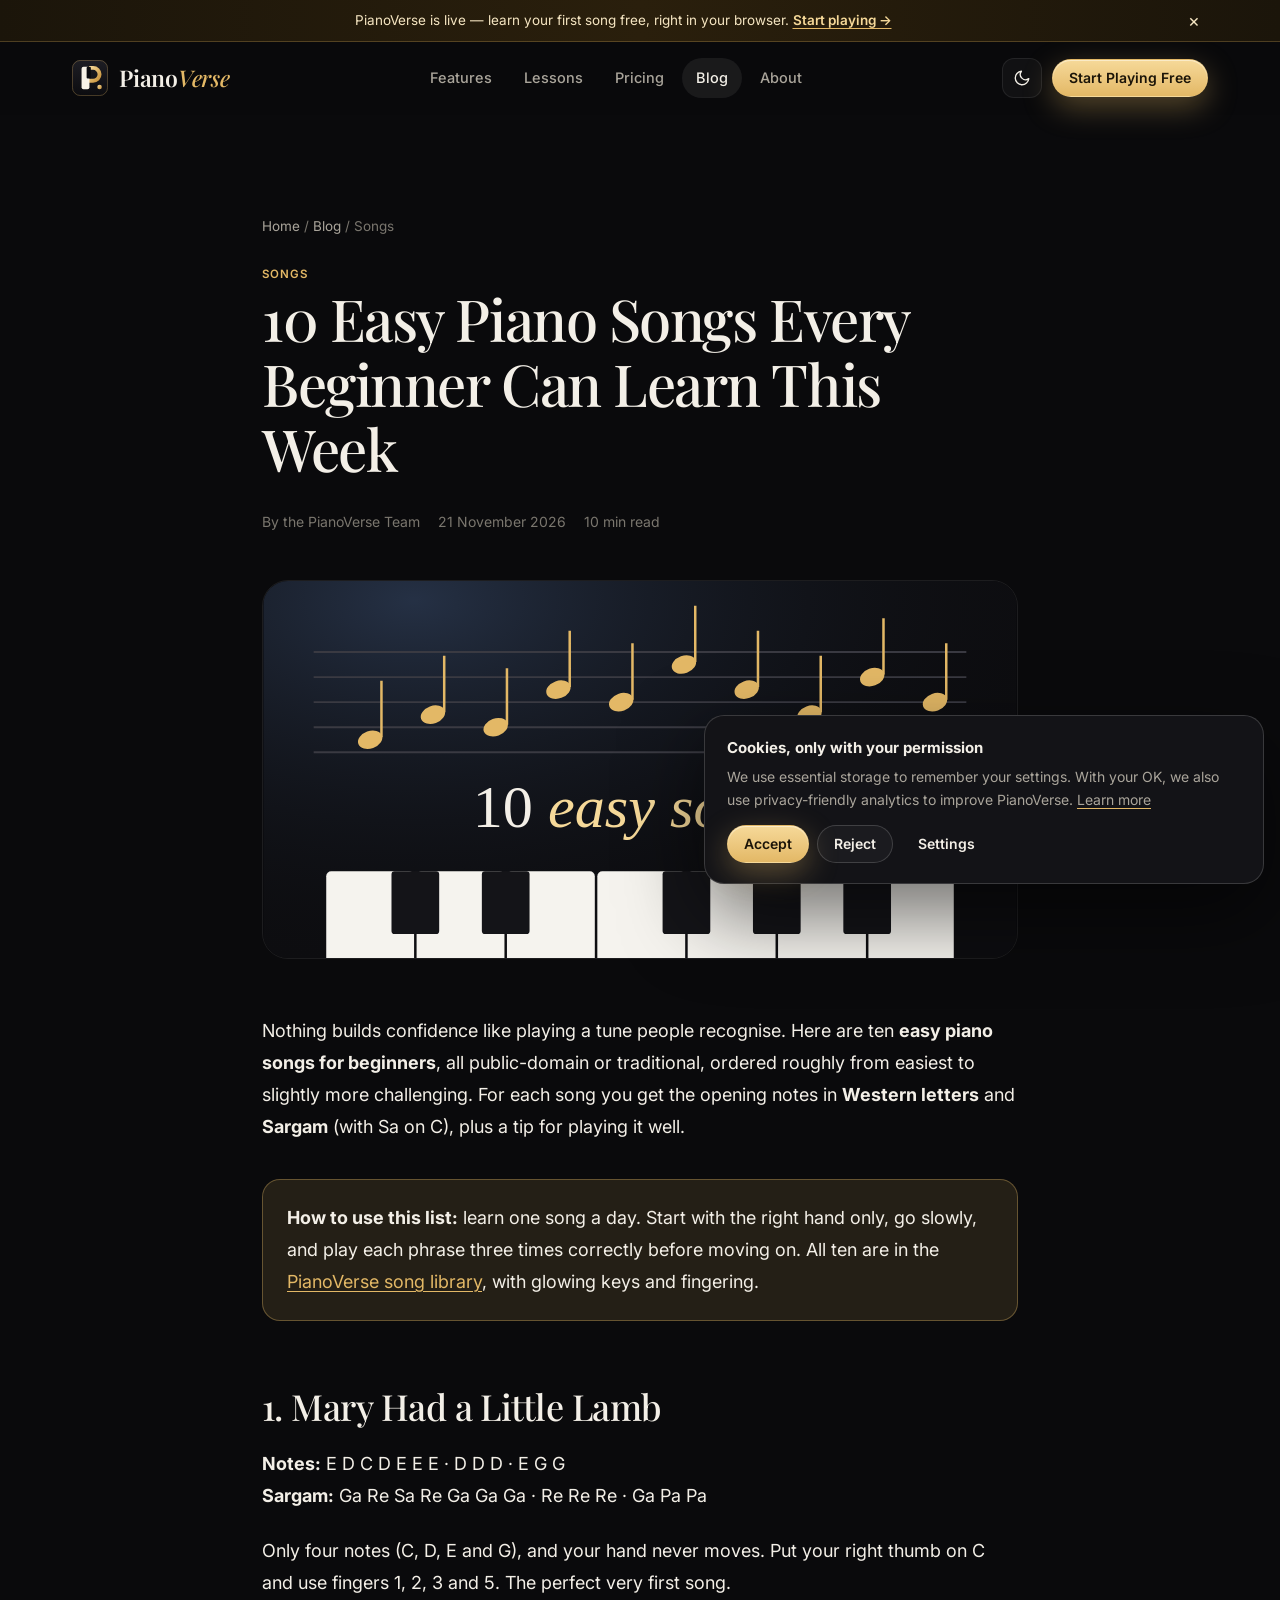
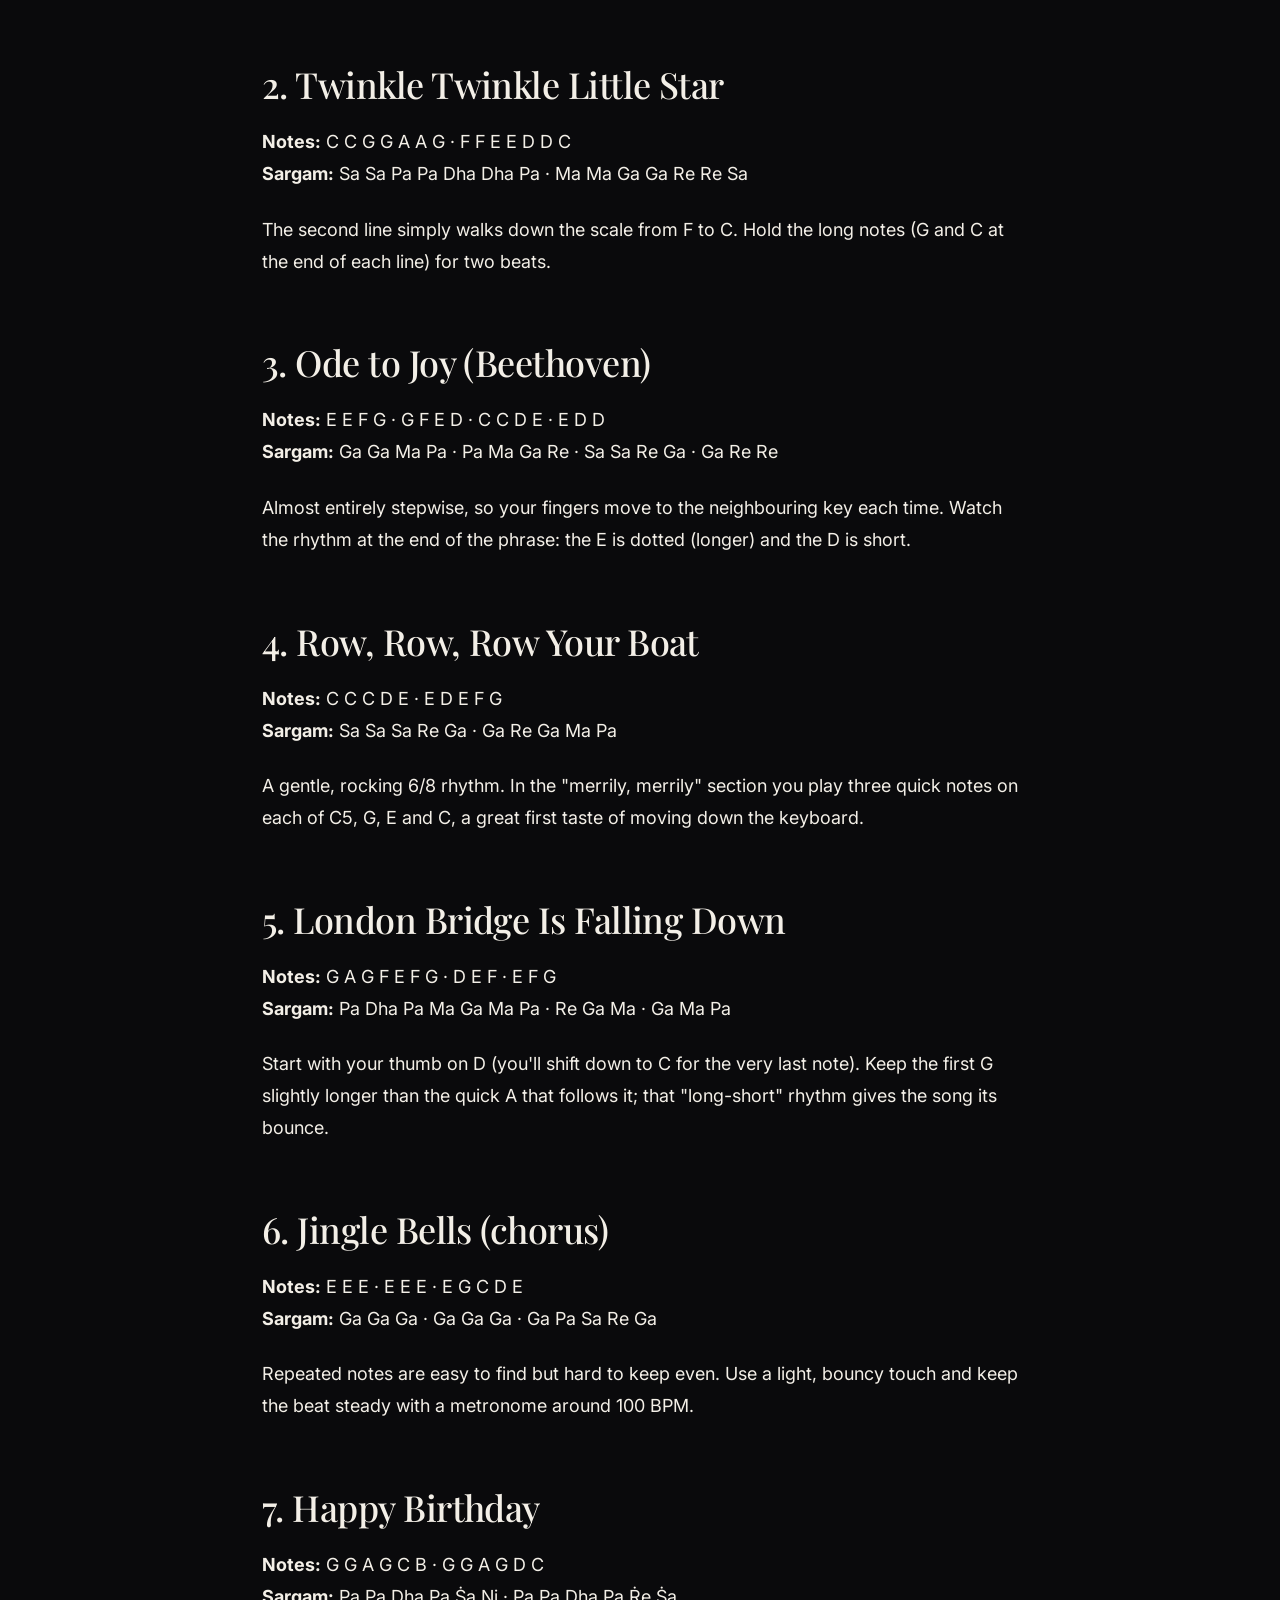
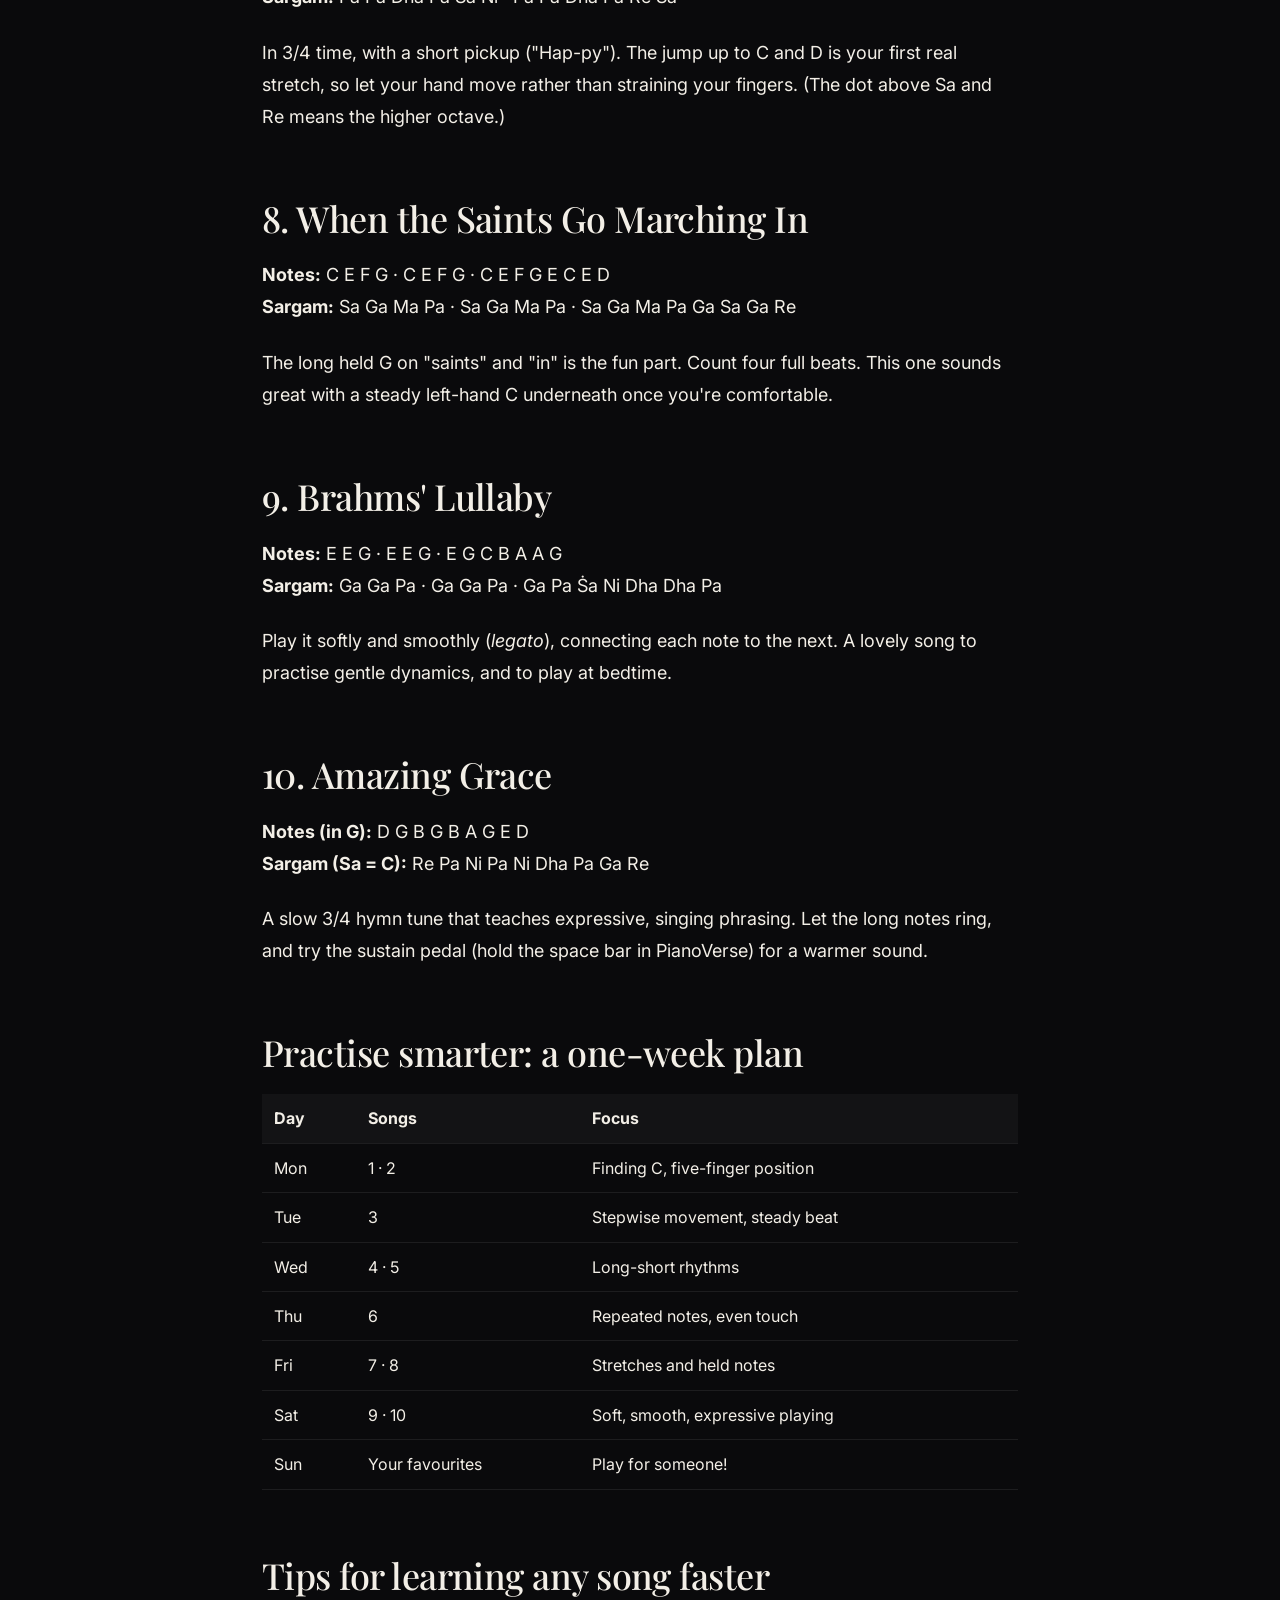
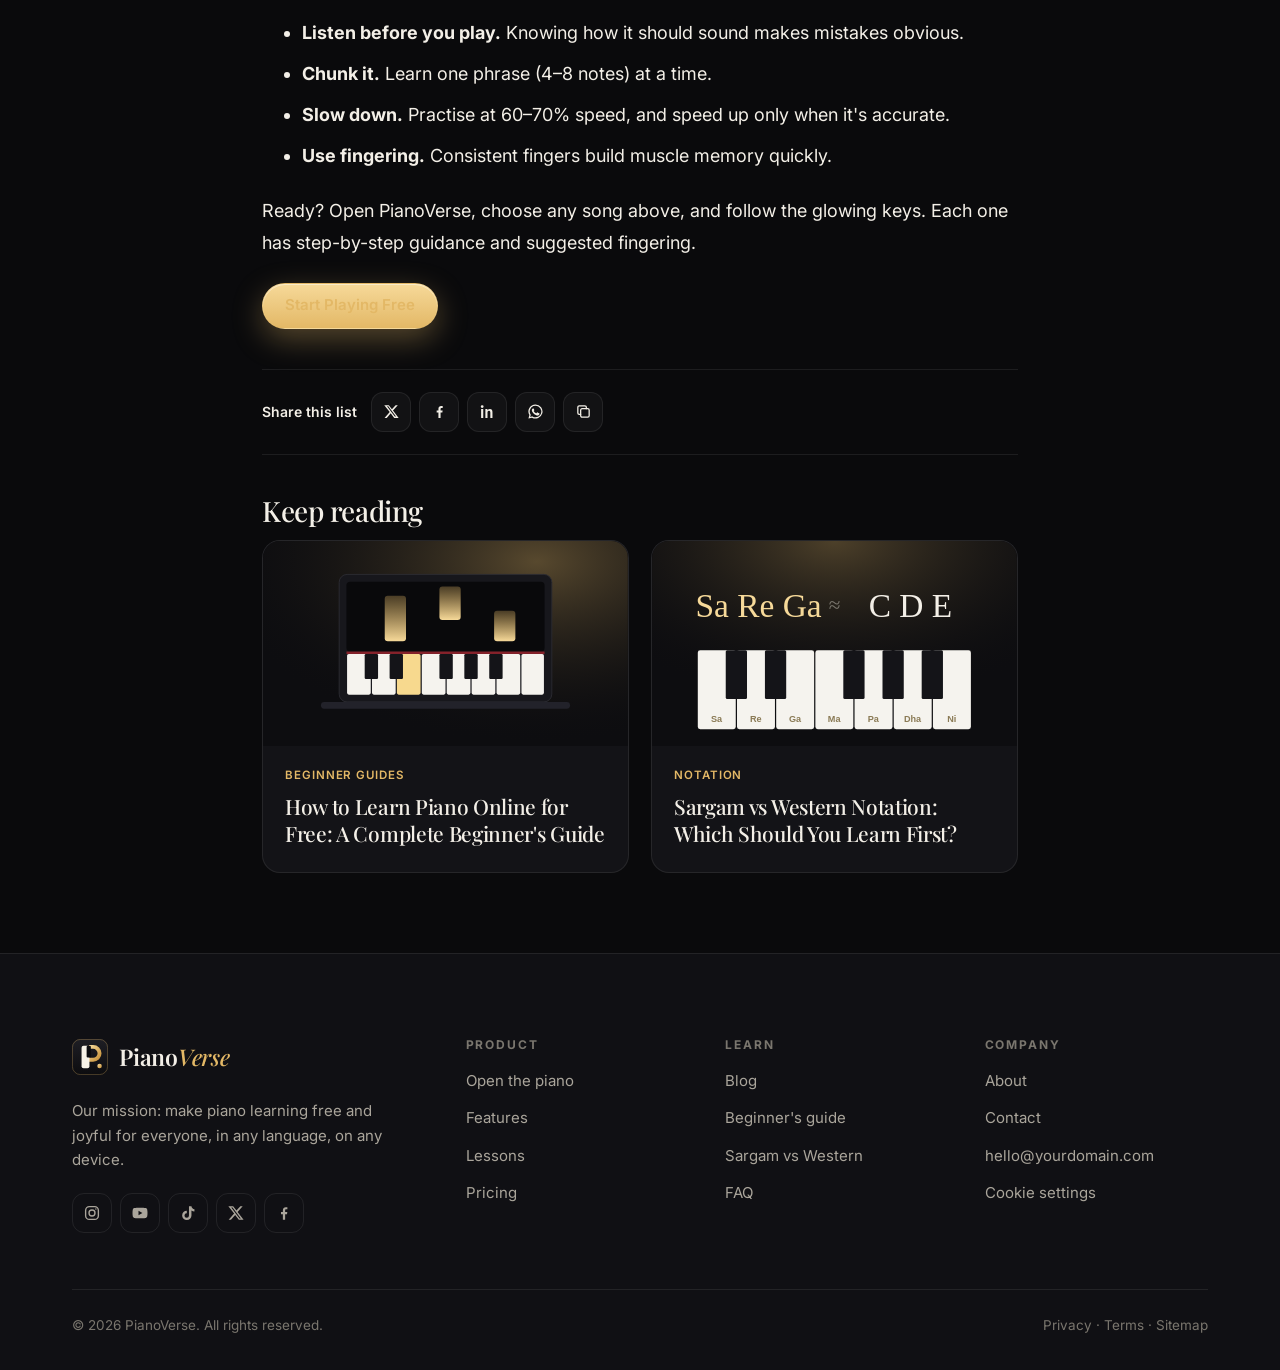
<file: blog/easy-piano-songs-for-beginners.html>
<!doctype html>
<html lang="en" data-theme="dark">
<head>
<meta charset="utf-8">
<meta name="viewport" content="width=device-width, initial-scale=1, viewport-fit=cover">
<title>10 Easy Piano Songs Every Beginner Can Learn This Week (with Notes)</title>
<meta name="description" content="Ten easy public-domain piano songs for beginners with the exact notes in Western letters and Sargam: Mary Had a Little Lamb, Ode to Joy, Jingle Bells and more.">
<meta name="robots" content="index,follow,max-image-preview:large">
<link rel="canonical" href="https://pianoverse-mu.vercel.app/blog/easy-piano-songs-for-beginners.html">
<meta name="theme-color" content="#0a0a0c">
<meta name="pv-root" content="../">
<meta property="og:type" content="article">
<meta property="og:site_name" content="PianoVerse">
<meta property="og:title" content="10 Easy Piano Songs Every Beginner Can Learn This Week (with Notes)">
<meta property="og:description" content="Ten easy public-domain piano songs for beginners with the exact notes in Western letters and Sargam: Mary Had a Little Lamb, Ode to Joy, Jingle Bells and more.">
<meta property="og:url" content="https://pianoverse-mu.vercel.app/blog/easy-piano-songs-for-beginners.html">
<meta property="og:image" content="https://pianoverse-mu.vercel.app/assets/img/og-image.png">
<meta property="og:image:width" content="1200">
<meta property="og:image:height" content="630">
<meta property="og:image:alt" content="PianoVerse — learn piano in your browser">
<meta property="og:locale" content="en_US">
<meta property="article:published_time" content="2026-11-21">
<meta property="article:section" content="Songs">
<meta name="twitter:card" content="summary_large_image">
<meta name="twitter:title" content="10 Easy Piano Songs Every Beginner Can Learn This Week (with Notes)">
<meta name="twitter:description" content="Ten easy public-domain piano songs for beginners with the exact notes in Western letters and Sargam: Mary Had a Little Lamb, Ode to Joy, Jingle Bells and more.">
<meta name="twitter:image" content="https://pianoverse-mu.vercel.app/assets/img/og-image.png">
<link rel="icon" href="../assets/img/favicon.svg" type="image/svg+xml">
<link rel="icon" href="../assets/img/favicon-32.png" sizes="32x32" type="image/png">
<link rel="apple-touch-icon" href="../assets/img/apple-touch-icon.png">
<link rel="manifest" href="../manifest.json">
<link rel="preconnect" href="https://fonts.googleapis.com">
<link rel="preconnect" href="https://fonts.gstatic.com" crossorigin>
<link rel="preload" as="style" href="https://fonts.googleapis.com/css2?family=Inter:wght@400;500;600;700&family=Playfair+Display:ital,wght@0,500;0,600;1,500&display=swap">
<link rel="stylesheet" href="https://fonts.googleapis.com/css2?family=Inter:wght@400;500;600;700&family=Playfair+Display:ital,wght@0,500;0,600;1,500&display=swap" media="print" onload="this.media='all'">
<noscript><link rel="stylesheet" href="https://fonts.googleapis.com/css2?family=Inter:wght@400;500;600;700&family=Playfair+Display:ital,wght@0,500;0,600;1,500&display=swap"></noscript>
<link rel="stylesheet" href="../assets/css/styles.css">
<script>document.documentElement.classList.add('js');try{var t=localStorage.getItem('pv-theme');if(t)document.documentElement.dataset.theme=t;if(localStorage.getItem('pv-ann'))document.documentElement.classList.add('ann-off')}catch(e){}</script>
<script src="../assets/js/main.js" defer></script>
<script type="application/ld+json">{"@context": "https://schema.org", "@type": "BlogPosting", "headline": "10 Easy Piano Songs Every Beginner Can Learn This Week", "description": "Ten easy public-domain piano songs for beginners with notes in Western letters and Sargam.", "datePublished": "2026-11-21", "dateModified": "2026-11-21", "image": "https://pianoverse-mu.vercel.app/assets/img/blog/easy-songs.svg", "author": {"@type": "Organization", "name": "PianoVerse"}, "publisher": {"@type": "Organization", "name": "PianoVerse", "logo": {"@type": "ImageObject", "url": "https://pianoverse-mu.vercel.app/assets/img/icon-512.png"}}, "mainEntityOfPage": "https://pianoverse-mu.vercel.app/blog/easy-piano-songs-for-beginners.html", "keywords": "easy piano songs, piano for beginners, piano notes for songs, piano sargam notes"}</script>
<script type="application/ld+json">{"@context": "https://schema.org", "@type": "WebPage", "name": "10 Easy Piano Songs Every Beginner Can Learn This Week (with Notes)", "description": "Ten easy public-domain piano songs for beginners with the exact notes in Western letters and Sargam: Mary Had a Little Lamb, Ode to Joy, Jingle Bells and more.", "url": "https://pianoverse-mu.vercel.app/blog/easy-piano-songs-for-beginners.html", "isPartOf": {"@type": "WebSite", "name": "PianoVerse", "url": "https://pianoverse-mu.vercel.app/"}, "publisher": {"@type": "Organization", "name": "PianoVerse", "url": "https://pianoverse-mu.vercel.app/", "logo": "https://pianoverse-mu.vercel.app/assets/img/icon-512.png"}}</script>
</head>
<body>
<a class="skip" href="#main">Skip to content</a>
<div class="ann" id="ann" role="region" aria-label="Announcement"><div class="wrap ann-in"><p id="annText">PianoVerse is live — learn your first song free, right in your browser. <a href="../app/">Start playing →</a></p><button class="ann-x" type="button" aria-label="Dismiss announcement">×</button></div></div>
<header class="site-header">
  <nav class="wrap nav" aria-label="Main">
    <a class="brand" href="../index.html" aria-label="PianoVerse home"><svg viewBox="0 0 64 64" aria-hidden="true"><defs><linearGradient id="lgG" x1="0" y1="0" x2="1" y2="1"><stop offset="0" stop-color="#f6d999"/><stop offset="1" stop-color="#c8923a"/></linearGradient><linearGradient id="lgB" x1="0" y1="0" x2="0" y2="1"><stop offset="0" stop-color="#1e1e24"/><stop offset="1" stop-color="#0c0c0f"/></linearGradient></defs><rect width="64" height="64" rx="15" fill="url(#lgB)"/><rect x=".75" y=".75" width="62.5" height="62.5" rx="14.3" fill="none" stroke="#e3b866" stroke-opacity=".35" stroke-width="1.5"/><path d="M30 14h7.5a11.5 11.5 0 0 1 0 23H30" fill="none" stroke="url(#lgG)" stroke-width="7"/><rect x="17" y="12" width="14" height="40" rx="3.5" fill="#f7f2e7"/><rect x="26" y="12" width="7.5" height="21" rx="2" fill="#0c0c0f"/><circle cx="49" cy="48" r="4" fill="url(#lgG)"/></svg><span class="brand-name">Piano<em>Verse</em></span></a>
    <ul class="nav-links"><li><a href="../features.html">Features</a></li><li><a href="../lessons.html">Lessons</a></li><li><a href="../pricing.html">Pricing</a></li><li><a href="../blog/" aria-current="page">Blog</a></li><li><a href="../about.html">About</a></li></ul>
    <div class="nav-actions">
      <button class="icon-btn theme-btn" type="button" aria-label="Toggle light and dark theme"><svg class="moon" viewBox="0 0 24 24" fill="none" stroke="currentColor" stroke-width="1.8" stroke-linecap="round" stroke-linejoin="round" aria-hidden="true"><path d="M21 12.8A9 9 0 1 1 11.2 3a7 7 0 0 0 9.8 9.8z"/></svg><svg class="sun" viewBox="0 0 24 24" fill="none" stroke="currentColor" stroke-width="1.8" stroke-linecap="round" stroke-linejoin="round" aria-hidden="true"><circle cx="12" cy="12" r="4"/><path d="M12 2v2M12 20v2M4.9 4.9l1.4 1.4M17.7 17.7l1.4 1.4M2 12h2M20 12h2M4.9 19.1l1.4-1.4M17.7 6.3l1.4-1.4"/></svg></button>
      <a class="btn btn-gold btn-sm" href="../app/" data-loc="nav">Start Playing Free</a>
      <button class="icon-btn burger" type="button" aria-label="Open menu" aria-expanded="false" aria-controls="mnav"><span></span><span></span><span></span></button>
    </div>
  </nav>
  <div class="mnav" id="mnav"><ul><li><a href="../features.html">Features</a></li><li><a href="../lessons.html">Lessons</a></li><li><a href="../pricing.html">Pricing</a></li><li><a href="../blog/">Blog</a></li><li><a href="../about.html">About</a></li><li><a href="../faq.html">FAQ</a></li><li><a href="../contact.html">Contact</a></li></ul><a class="btn btn-gold btn-lg btn-block" href="../app/" data-loc="mobile-nav">Start Playing Free</a></div>
</header>
<main id="main">
<article>
  <header class="article-head">
    <div class="wrap narrow">
      <nav class="crumbs" aria-label="Breadcrumb"><a href="../index.html">Home</a> / <a href="./">Blog</a> / Songs</nav>
      <span class="tag">Songs</span>
      <h1>10 Easy Piano Songs Every Beginner Can Learn This Week</h1>
      <div class="byline"><span>By the PianoVerse Team</span><time datetime="2026-11-21">21 November 2026</time><span>10 min read</span></div>
    </div>
  </header>
  <div class="wrap narrow">
    <figure class="cover" style="margin-left:0;margin-right:0"><img src="../assets/img/blog/easy-songs.svg" alt="Ten music notes arranged like a playlist above a keyboard" width="1200" height="675" decoding="async"></figure>
    <div class="prose">
      <p>Nothing builds confidence like playing a tune people recognise. Here are ten <strong>easy piano songs for beginners</strong>, all public-domain or traditional, ordered roughly from easiest to slightly more challenging. For each song you get the opening notes in <strong>Western letters</strong> and <strong>Sargam</strong> (with Sa on C), plus a tip for playing it well.</p>
      <div class="callout"><p><strong>How to use this list:</strong> learn one song a day. Start with the right hand only, go slowly, and play each phrase three times correctly before moving on. All ten are in the <a href="../app/" data-loc="blog-songs-top">PianoVerse song library</a>, with glowing keys and fingering.</p></div>

      <h2>1. Mary Had a Little Lamb</h2>
      <p><strong>Notes:</strong> E D C D E E E · D D D · E G G<br><strong>Sargam:</strong> Ga Re Sa Re Ga Ga Ga · Re Re Re · Ga Pa Pa</p>
      <p>Only four notes (C, D, E and G), and your hand never moves. Put your right thumb on C and use fingers 1, 2, 3 and 5. The perfect very first song.</p>

      <h2>2. Twinkle Twinkle Little Star</h2>
      <p><strong>Notes:</strong> C C G G A A G · F F E E D D C<br><strong>Sargam:</strong> Sa Sa Pa Pa Dha Dha Pa · Ma Ma Ga Ga Re Re Sa</p>
      <p>The second line simply walks down the scale from F to C. Hold the long notes (G and C at the end of each line) for two beats.</p>

      <h2>3. Ode to Joy (Beethoven)</h2>
      <p><strong>Notes:</strong> E E F G · G F E D · C C D E · E D D<br><strong>Sargam:</strong> Ga Ga Ma Pa · Pa Ma Ga Re · Sa Sa Re Ga · Ga Re Re</p>
      <p>Almost entirely stepwise, so your fingers move to the neighbouring key each time. Watch the rhythm at the end of the phrase: the E is dotted (longer) and the D is short.</p>

      <h2>4. Row, Row, Row Your Boat</h2>
      <p><strong>Notes:</strong> C C C D E · E D E F G<br><strong>Sargam:</strong> Sa Sa Sa Re Ga · Ga Re Ga Ma Pa</p>
      <p>A gentle, rocking 6/8 rhythm. In the "merrily, merrily" section you play three quick notes on each of C5, G, E and C, a great first taste of moving down the keyboard.</p>

      <h2>5. London Bridge Is Falling Down</h2>
      <p><strong>Notes:</strong> G A G F E F G · D E F · E F G<br><strong>Sargam:</strong> Pa Dha Pa Ma Ga Ma Pa · Re Ga Ma · Ga Ma Pa</p>
      <p>Start with your thumb on D (you'll shift down to C for the very last note). Keep the first G slightly longer than the quick A that follows it; that "long-short" rhythm gives the song its bounce.</p>

      <h2>6. Jingle Bells (chorus)</h2>
      <p><strong>Notes:</strong> E E E · E E E · E G C D E<br><strong>Sargam:</strong> Ga Ga Ga · Ga Ga Ga · Ga Pa Sa Re Ga</p>
      <p>Repeated notes are easy to find but hard to keep even. Use a light, bouncy touch and keep the beat steady with a metronome around 100 BPM.</p>

      <h2>7. Happy Birthday</h2>
      <p><strong>Notes:</strong> G G A G C B · G G A G D C<br><strong>Sargam:</strong> Pa Pa Dha Pa Ṡa Ni · Pa Pa Dha Pa Ṙe Ṡa</p>
      <p>In 3/4 time, with a short pickup ("Hap-py"). The jump up to C and D is your first real stretch, so let your hand move rather than straining your fingers. (The dot above Sa and Re means the higher octave.)</p>

      <h2>8. When the Saints Go Marching In</h2>
      <p><strong>Notes:</strong> C E F G · C E F G · C E F G E C E D<br><strong>Sargam:</strong> Sa Ga Ma Pa · Sa Ga Ma Pa · Sa Ga Ma Pa Ga Sa Ga Re</p>
      <p>The long held G on "saints" and "in" is the fun part. Count four full beats. This one sounds great with a steady left-hand C underneath once you're comfortable.</p>

      <h2>9. Brahms' Lullaby</h2>
      <p><strong>Notes:</strong> E E G · E E G · E G C B A A G<br><strong>Sargam:</strong> Ga Ga Pa · Ga Ga Pa · Ga Pa Ṡa Ni Dha Dha Pa</p>
      <p>Play it softly and smoothly (<em>legato</em>), connecting each note to the next. A lovely song to practise gentle dynamics, and to play at bedtime.</p>

      <h2>10. Amazing Grace</h2>
      <p><strong>Notes (in G):</strong> D G B G B A G E D<br><strong>Sargam (Sa = C):</strong> Re Pa Ni Pa Ni Dha Pa Ga Re</p>
      <p>A slow 3/4 hymn tune that teaches expressive, singing phrasing. Let the long notes ring, and try the sustain pedal (hold the space bar in PianoVerse) for a warmer sound.</p>

      <h2>Practise smarter: a one-week plan</h2>
      <table><thead><tr><th>Day</th><th>Songs</th><th>Focus</th></tr></thead><tbody>
        <tr><td>Mon</td><td>1 · 2</td><td>Finding C, five-finger position</td></tr>
        <tr><td>Tue</td><td>3</td><td>Stepwise movement, steady beat</td></tr>
        <tr><td>Wed</td><td>4 · 5</td><td>Long-short rhythms</td></tr>
        <tr><td>Thu</td><td>6</td><td>Repeated notes, even touch</td></tr>
        <tr><td>Fri</td><td>7 · 8</td><td>Stretches and held notes</td></tr>
        <tr><td>Sat</td><td>9 · 10</td><td>Soft, smooth, expressive playing</td></tr>
        <tr><td>Sun</td><td>Your favourites</td><td>Play for someone!</td></tr>
      </tbody></table>

      <h2>Tips for learning any song faster</h2>
      <ul>
        <li><strong>Listen before you play.</strong> Knowing how it should sound makes mistakes obvious.</li>
        <li><strong>Chunk it.</strong> Learn one phrase (4–8 notes) at a time.</li>
        <li><strong>Slow down.</strong> Practise at 60–70% speed, and speed up only when it's accurate.</li>
        <li><strong>Use fingering.</strong> Consistent fingers build muscle memory quickly.</li>
      </ul>
      <p>Ready? Open PianoVerse, choose any song above, and follow the glowing keys. Each one has step-by-step guidance and suggested fingering.</p>
      <p><a class="btn btn-gold" href="../app/" data-loc="blog-songs-end">Start Playing Free</a></p>
    </div>

    <div class="share" data-share><span>Share this list</span>
      <a data-net="x" href="#" aria-label="Share on X"><svg viewBox="0 0 24 24" fill="currentColor" aria-hidden="true"><path d="M17.8 3h3.1l-6.8 7.7 8 10.3h-6.3l-4.9-6.4L5.3 21H2.2l7.3-8.3L1.8 3h6.4l4.4 5.8zm-1.1 16.2h1.7L7.4 4.7H5.6z"/></svg></a><a data-net="facebook" href="#" aria-label="Share on Facebook"><svg viewBox="0 0 24 24" fill="currentColor" aria-hidden="true"><path d="M13.5 21v-7.5H16l.4-3h-2.9V8.6c0-.9.3-1.5 1.5-1.5h1.5V4.4c-.3 0-1.2-.1-2.2-.1-2.2 0-3.8 1.4-3.8 3.9v2.3H8v3h2.5V21z"/></svg></a><a data-net="linkedin" href="#" aria-label="Share on LinkedIn"><svg viewBox="0 0 24 24" fill="currentColor" aria-hidden="true"><path d="M4.5 3a2 2 0 1 1 0 4 2 2 0 0 1 0-4zM3 8.5h3V21H3zM9 8.5h2.9v1.7c.4-.8 1.4-1.9 3.4-1.9 3.2 0 3.7 2.1 3.7 4.8V21h-3v-6.9c0-1.6 0-3.1-1.9-3.1s-2.1 1.4-2.1 3V21H9z"/></svg></a><a data-net="whatsapp" href="#" aria-label="Share on WhatsApp"><svg viewBox="0 0 24 24" fill="currentColor" aria-hidden="true"><path d="M12 2a10 10 0 0 0-8.6 15.1L2 22l5-1.3A10 10 0 1 0 12 2zm0 18.2a8.2 8.2 0 0 1-4.2-1.2l-.3-.2-3 .8.8-2.9-.2-.3A8.2 8.2 0 1 1 12 20.2zm4.5-6.1c-.2-.1-1.5-.7-1.7-.8s-.4-.1-.6.1-.7.8-.8 1-.3.2-.5.1a6.7 6.7 0 0 1-3.3-2.9c-.3-.4.2-.4.7-1.3.1-.2 0-.3 0-.4l-.8-1.8c-.2-.5-.4-.4-.6-.4h-.5a1 1 0 0 0-.7.3 3 3 0 0 0-.9 2.2 5.2 5.2 0 0 0 1.1 2.7 11.8 11.8 0 0 0 4.5 4c1.7.7 2.3.8 3.2.6a2.7 2.7 0 0 0 1.8-1.3 2.2 2.2 0 0 0 .2-1.3c-.1-.1-.3-.2-.5-.3z"/></svg></a><button type="button" data-copy aria-label="Copy link"><svg viewBox="0 0 24 24" fill="none" stroke="currentColor" stroke-width="1.8" stroke-linecap="round" stroke-linejoin="round" aria-hidden="true"><rect x="8" y="8" width="12" height="12" rx="2"/><path d="M16 8V6a2 2 0 0 0-2-2H6a2 2 0 0 0-2 2v8a2 2 0 0 0 2 2h2"/></svg></button>
    </div>

    <h2 style="font-size:28px">Keep reading</h2>
    <div class="posts" style="grid-template-columns:repeat(auto-fit,minmax(260px,1fr));margin-bottom:80px">
      <a class="post" href="learn-piano-online-free.html"><img src="../assets/img/blog/learn-online.svg" alt="Laptop with a glowing keyboard" width="1200" height="675" loading="lazy" decoding="async"><div class="post-body"><span class="tag">Beginner guides</span><h3>How to Learn Piano Online for Free: A Complete Beginner's Guide</h3></div></a>
      <a class="post" href="sargam-vs-western-notation.html"><img src="../assets/img/blog/sargam-western.svg" alt="Sa Re Ga and C D E side by side" width="1200" height="675" loading="lazy" decoding="async"><div class="post-body"><span class="tag">Notation</span><h3>Sargam vs Western Notation: Which Should You Learn First?</h3></div></a>
    </div>
  </div>
</article>
</main>
<footer class="site-footer">
  <div class="wrap">
    <div class="foot-grid">
      <div class="foot-brand">
        <a class="brand" href="../index.html" aria-label="PianoVerse home"><svg viewBox="0 0 64 64" aria-hidden="true"><defs><linearGradient id="lgG" x1="0" y1="0" x2="1" y2="1"><stop offset="0" stop-color="#f6d999"/><stop offset="1" stop-color="#c8923a"/></linearGradient><linearGradient id="lgB" x1="0" y1="0" x2="0" y2="1"><stop offset="0" stop-color="#1e1e24"/><stop offset="1" stop-color="#0c0c0f"/></linearGradient></defs><rect width="64" height="64" rx="15" fill="url(#lgB)"/><rect x=".75" y=".75" width="62.5" height="62.5" rx="14.3" fill="none" stroke="#e3b866" stroke-opacity=".35" stroke-width="1.5"/><path d="M30 14h7.5a11.5 11.5 0 0 1 0 23H30" fill="none" stroke="url(#lgG)" stroke-width="7"/><rect x="17" y="12" width="14" height="40" rx="3.5" fill="#f7f2e7"/><rect x="26" y="12" width="7.5" height="21" rx="2" fill="#0c0c0f"/><circle cx="49" cy="48" r="4" fill="url(#lgG)"/></svg><span class="brand-name">Piano<em>Verse</em></span></a>
        <p>Our mission: make piano learning free and joyful for everyone, in any language, on any device.</p>
        <div class="socials"><a data-social="instagram" href="#" aria-label="PianoVerse on Instagram" rel="noopener" target="_blank"><svg viewBox="0 0 24 24" fill="none" stroke="currentColor" stroke-width="1.8" stroke-linecap="round" stroke-linejoin="round" aria-hidden="true"><rect x="3.5" y="3.5" width="17" height="17" rx="5"/><circle cx="12" cy="12" r="4"/><circle cx="17.2" cy="6.8" r="1" fill="currentColor" stroke="none"/></svg></a><a data-social="youtube" href="#" aria-label="PianoVerse on YouTube" rel="noopener" target="_blank"><svg viewBox="0 0 24 24" fill="currentColor" aria-hidden="true"><path d="M21.6 7.2a2.6 2.6 0 0 0-1.8-1.8C18.2 5 12 5 12 5s-6.2 0-7.8.4A2.6 2.6 0 0 0 2.4 7.2 27 27 0 0 0 2 12a27 27 0 0 0 .4 4.8 2.6 2.6 0 0 0 1.8 1.8C5.8 19 12 19 12 19s6.2 0 7.8-.4a2.6 2.6 0 0 0 1.8-1.8A27 27 0 0 0 22 12a27 27 0 0 0-.4-4.8zM10 15V9l5.2 3z"/></svg></a><a data-social="tiktok" href="#" aria-label="PianoVerse on TikTok" rel="noopener" target="_blank"><svg viewBox="0 0 24 24" fill="currentColor" aria-hidden="true"><path d="M16.6 3c.4 2.2 1.8 3.7 4 3.9v3.2a7.3 7.3 0 0 1-4-1.3v6.4A6.2 6.2 0 1 1 10.4 9v3.3a3 3 0 1 0 2.9 3V3z"/></svg></a><a data-social="x" href="#" aria-label="PianoVerse on X" rel="noopener" target="_blank"><svg viewBox="0 0 24 24" fill="currentColor" aria-hidden="true"><path d="M17.8 3h3.1l-6.8 7.7 8 10.3h-6.3l-4.9-6.4L5.3 21H2.2l7.3-8.3L1.8 3h6.4l4.4 5.8zm-1.1 16.2h1.7L7.4 4.7H5.6z"/></svg></a><a data-social="facebook" href="#" aria-label="PianoVerse on Facebook" rel="noopener" target="_blank"><svg viewBox="0 0 24 24" fill="currentColor" aria-hidden="true"><path d="M13.5 21v-7.5H16l.4-3h-2.9V8.6c0-.9.3-1.5 1.5-1.5h1.5V4.4c-.3 0-1.2-.1-2.2-.1-2.2 0-3.8 1.4-3.8 3.9v2.3H8v3h2.5V21z"/></svg></a></div>
      </div>
      <div><h4>Product</h4><ul><li><a href="../app/" data-loc="footer">Open the piano</a></li><li><a href="../features.html">Features</a></li><li><a href="../lessons.html">Lessons</a></li><li><a href="../pricing.html">Pricing</a></li></ul></div>
      <div><h4>Learn</h4><ul><li><a href="../blog/">Blog</a></li><li><a href="../blog/learn-piano-online-free.html">Beginner's guide</a></li><li><a href="../blog/sargam-vs-western-notation.html">Sargam vs Western</a></li><li><a href="../faq.html">FAQ</a></li></ul></div>
      <div><h4>Company</h4><ul><li><a href="../about.html">About</a></li><li><a href="../contact.html">Contact</a></li><li><a data-cfg="contactEmail" href="mailto:hello@yourdomain.com">hello@yourdomain.com</a></li><li><button type="button" data-cookie-settings>Cookie settings</button></li></ul></div>
    </div>
    <div class="foot-bottom"><span>© <span data-year>2026</span> PianoVerse. All rights reserved.</span><span><a href="../privacy.html">Privacy</a> · <a href="../terms.html">Terms</a> · <a href="../sitemap.xml">Sitemap</a></span></div>
  </div>
</footer>
<div class="cookie" id="cookie" role="region" aria-label="Cookie consent">
  <b>Cookies, only with your permission</b>
  <p>We use essential storage to remember your settings. With your OK, we also use privacy-friendly analytics to improve PianoVerse. <a href="../privacy.html">Learn more</a></p>
  <div class="btn-row"><button class="btn btn-gold btn-sm" type="button" data-ck="accept">Accept</button><button class="btn btn-sm" type="button" data-ck="reject">Reject</button><button class="btn btn-ghost btn-sm" type="button" data-ck="settings">Settings</button></div>
</div>
<div class="modal" id="cookieModal" role="dialog" aria-modal="true" aria-labelledby="ckTitle" aria-hidden="true">
  <div class="modal-box">
    <h2 id="ckTitle">Cookie settings</h2>
    <div class="opt"><div><b>Essential</b><span>Theme, consent choice and app progress saved in your browser. Always on.</span></div><label class="switch"><input type="checkbox" checked disabled aria-label="Essential storage (always on)"><i></i></label></div>
    <div class="opt"><div><b>Analytics</b><span>Anonymous usage statistics that help us improve lessons and features.</span></div><label class="switch"><input type="checkbox" id="ckAnalytics" aria-label="Allow analytics"><i></i></label></div>
    <div class="btn-row" style="margin-top:18px"><button class="btn btn-gold" type="button" data-ck="save">Save choices</button><button class="btn btn-ghost" type="button" data-ck="close">Cancel</button></div>
  </div>
</div>
</body>
</html>
</file>
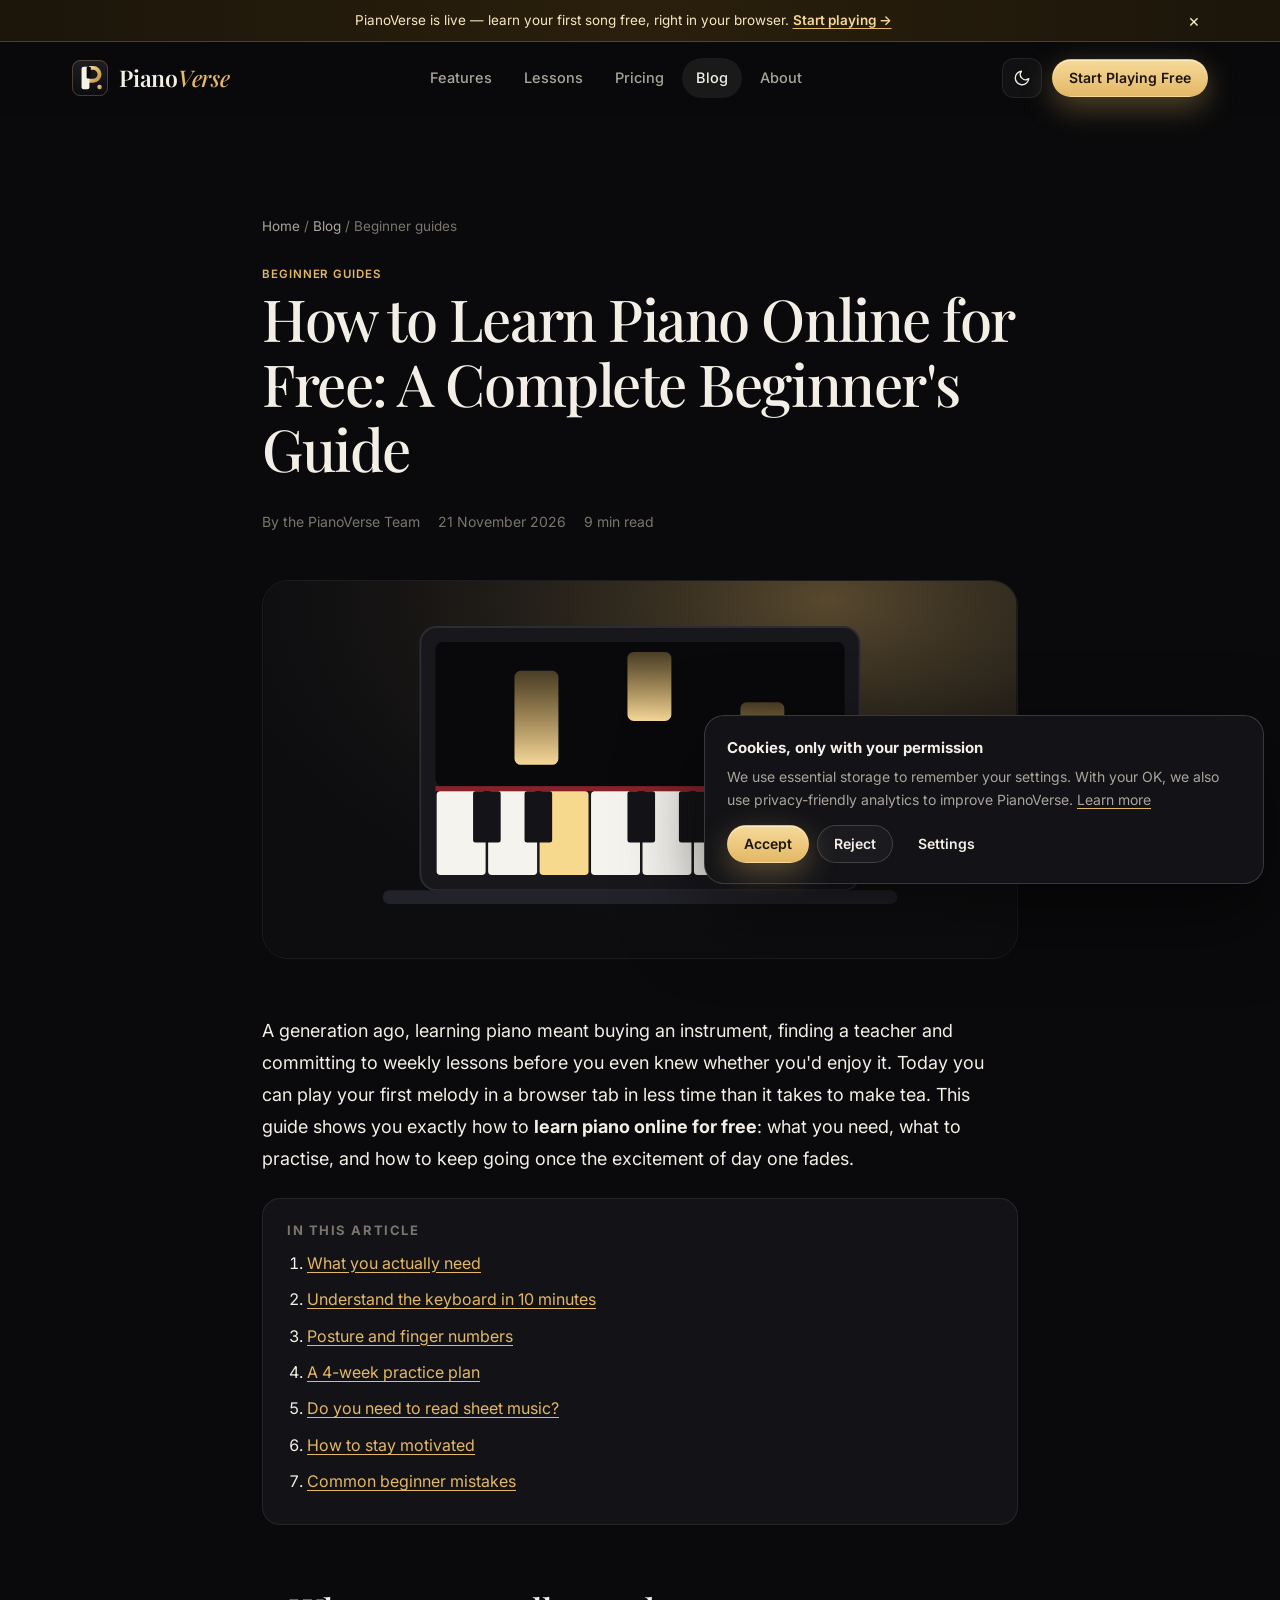
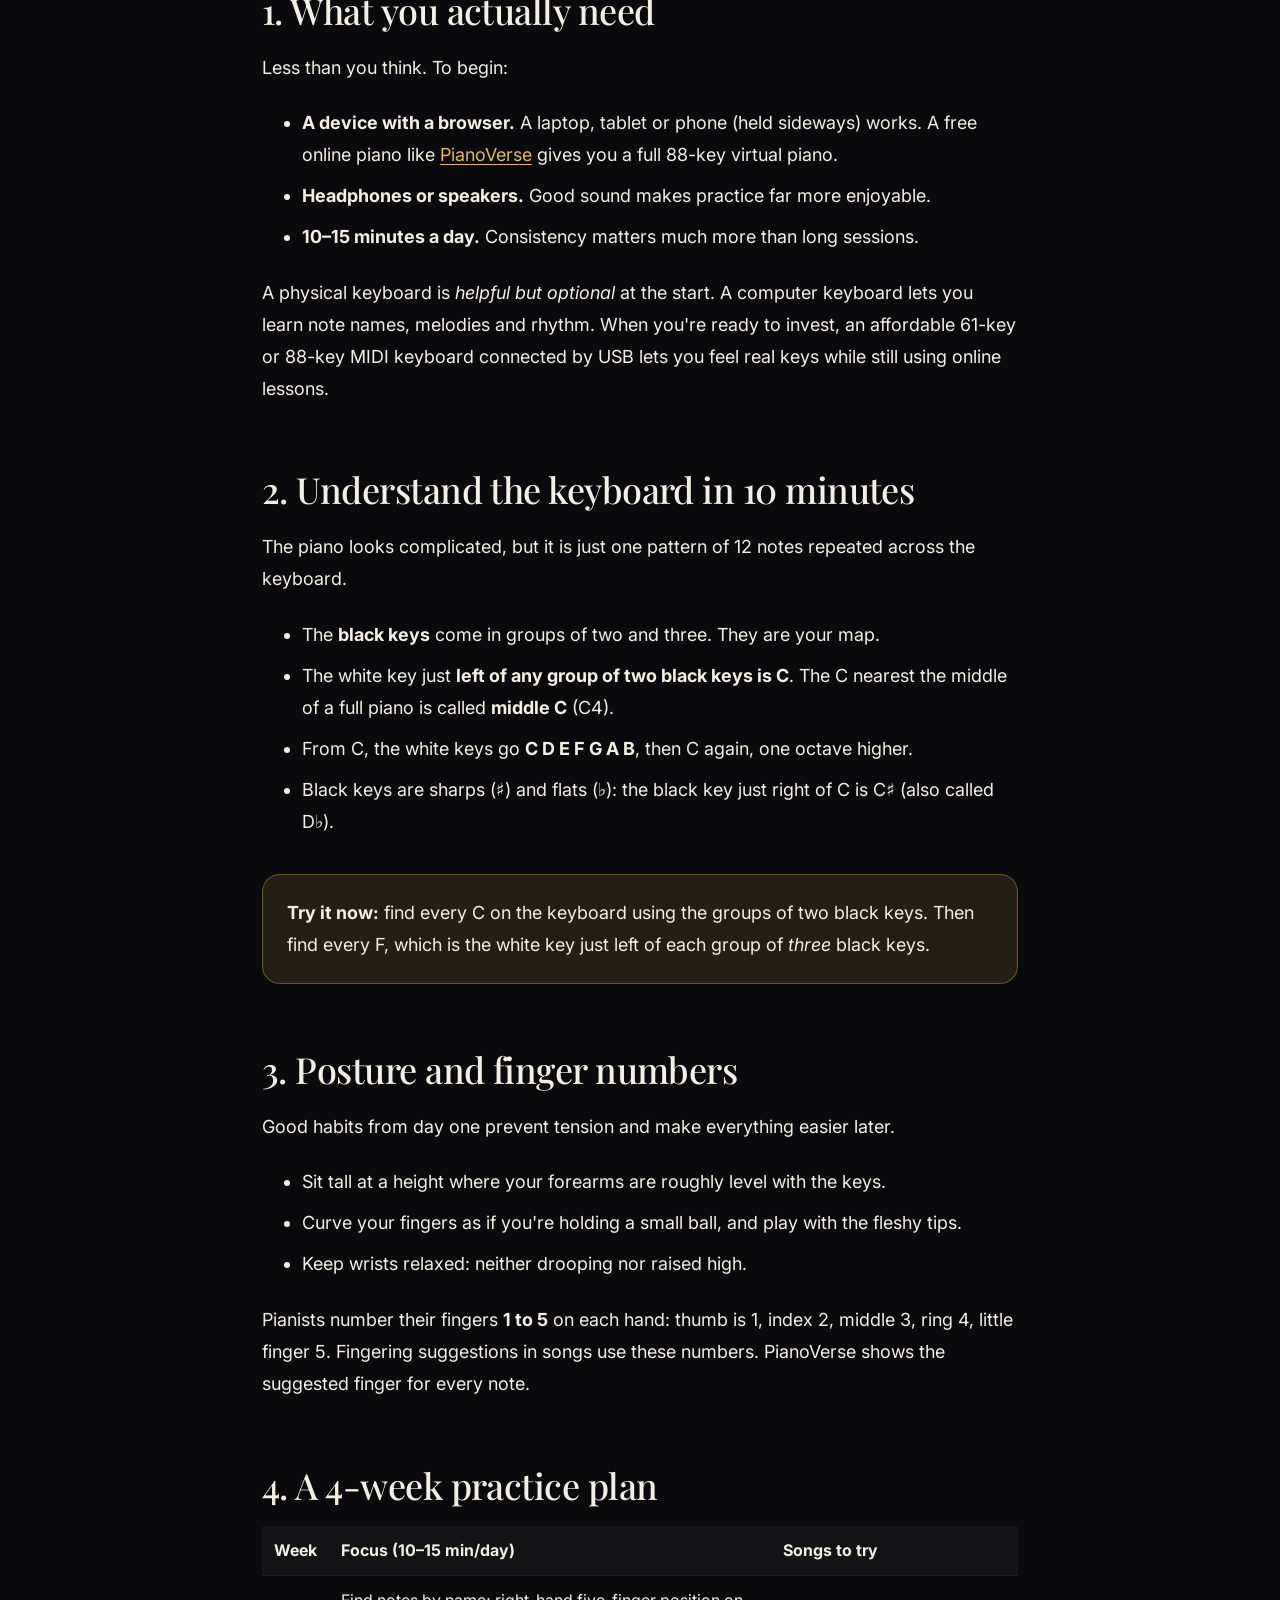
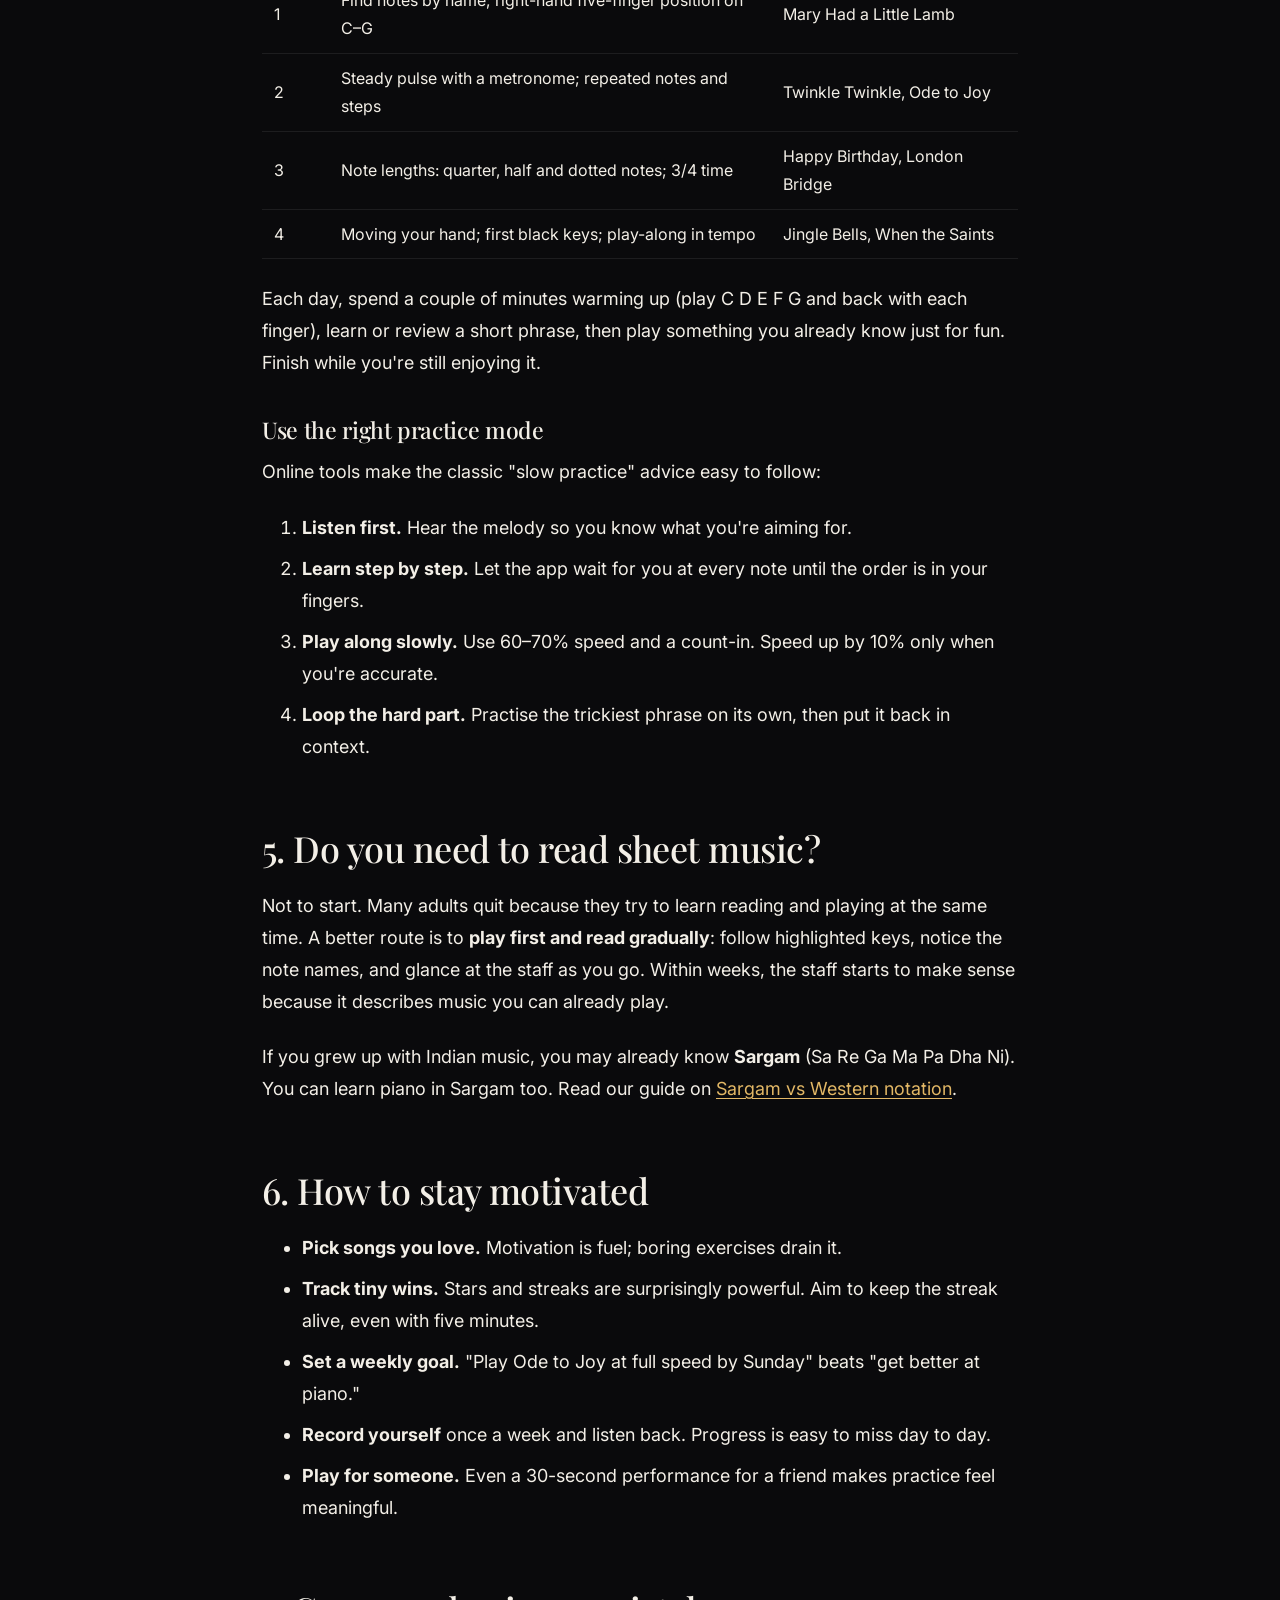
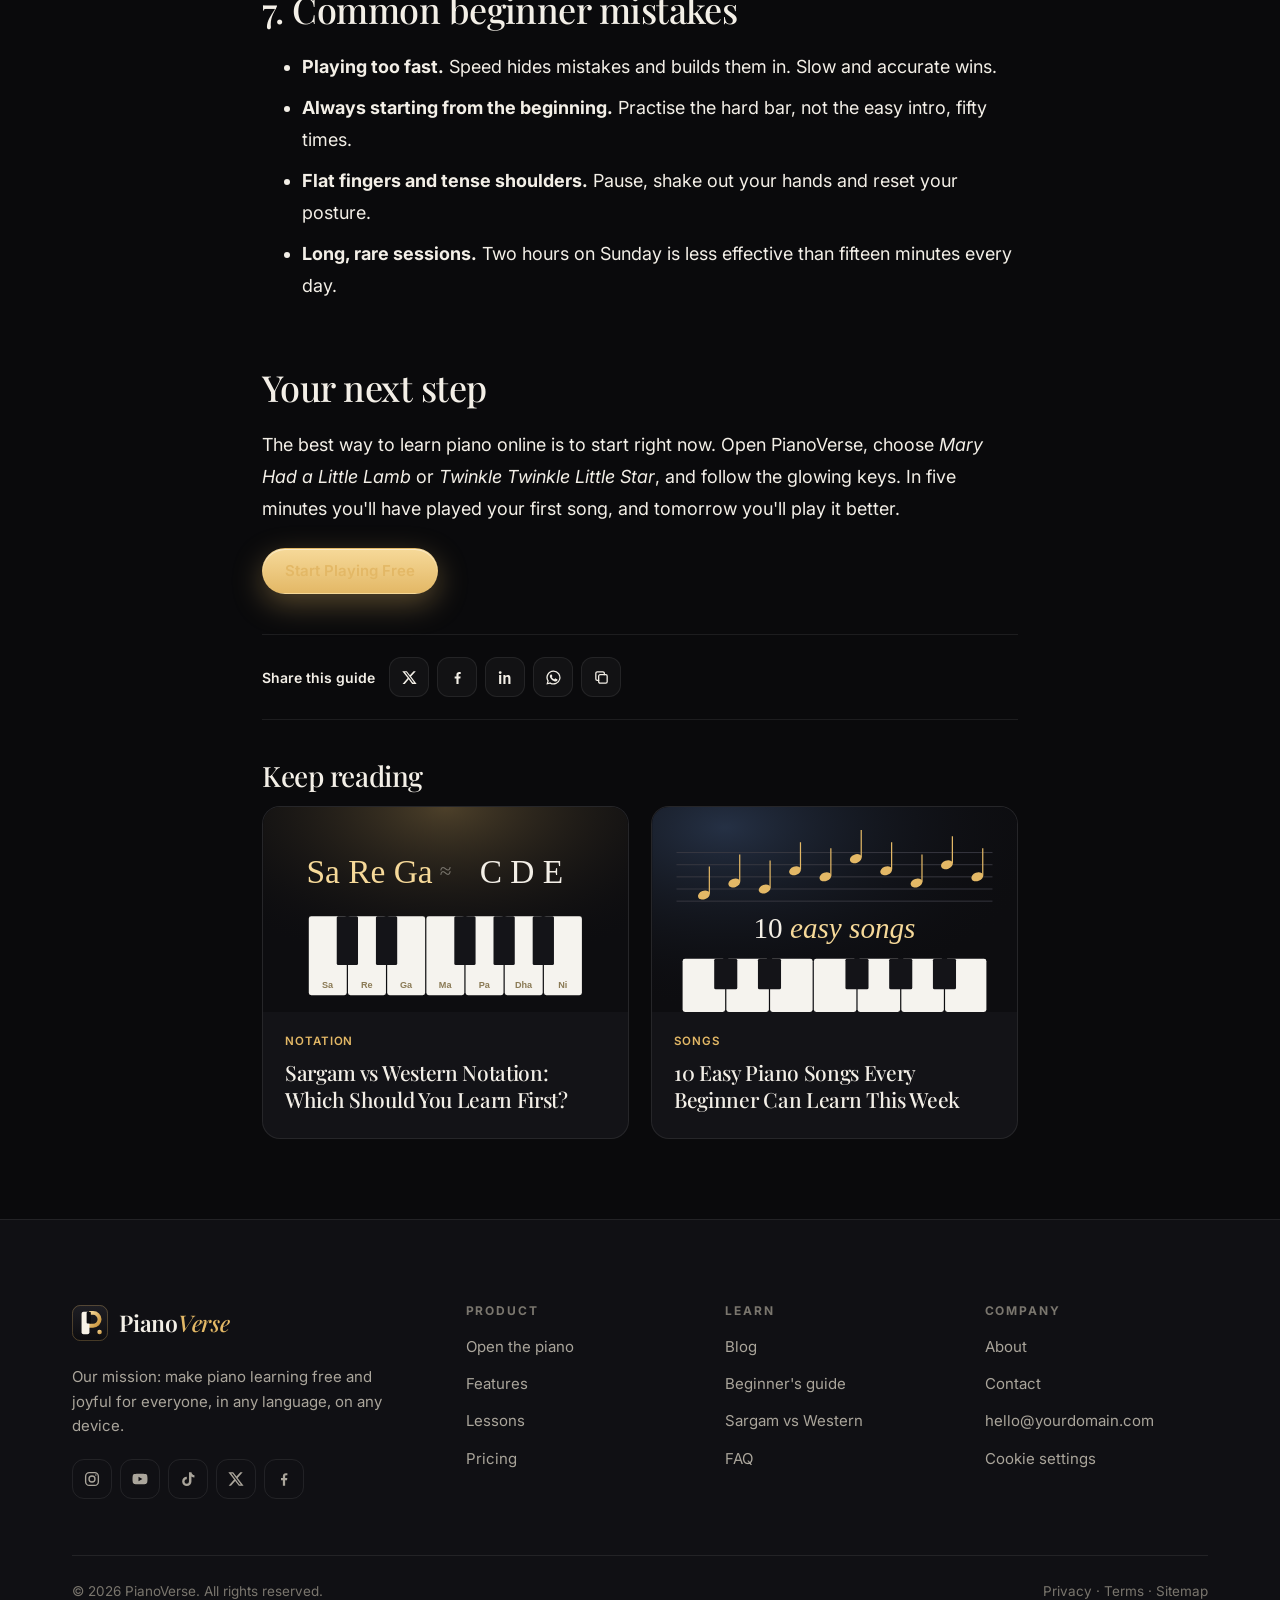
<file: blog/learn-piano-online-free.html>
<!doctype html>
<html lang="en" data-theme="dark">
<head>
<meta charset="utf-8">
<meta name="viewport" content="width=device-width, initial-scale=1, viewport-fit=cover">
<title>How to Learn Piano Online for Free: A Complete Beginner&#x27;s Guide</title>
<meta name="description" content="Learn piano online for free with this step-by-step beginner&#x27;s guide: what you need, a 4-week practice plan, posture, first songs and how to stay motivated.">
<meta name="robots" content="index,follow,max-image-preview:large">
<link rel="canonical" href="https://pianoverse-mu.vercel.app/blog/learn-piano-online-free.html">
<meta name="theme-color" content="#0a0a0c">
<meta name="pv-root" content="../">
<meta property="og:type" content="article">
<meta property="og:site_name" content="PianoVerse">
<meta property="og:title" content="How to Learn Piano Online for Free: A Complete Beginner&#x27;s Guide">
<meta property="og:description" content="Learn piano online for free with this step-by-step beginner&#x27;s guide: what you need, a 4-week practice plan, posture, first songs and how to stay motivated.">
<meta property="og:url" content="https://pianoverse-mu.vercel.app/blog/learn-piano-online-free.html">
<meta property="og:image" content="https://pianoverse-mu.vercel.app/assets/img/og-image.png">
<meta property="og:image:width" content="1200">
<meta property="og:image:height" content="630">
<meta property="og:image:alt" content="PianoVerse — learn piano in your browser">
<meta property="og:locale" content="en_US">
<meta property="article:published_time" content="2026-11-21">
<meta property="article:section" content="Beginner guides">
<meta name="twitter:card" content="summary_large_image">
<meta name="twitter:title" content="How to Learn Piano Online for Free: A Complete Beginner&#x27;s Guide">
<meta name="twitter:description" content="Learn piano online for free with this step-by-step beginner&#x27;s guide: what you need, a 4-week practice plan, posture, first songs and how to stay motivated.">
<meta name="twitter:image" content="https://pianoverse-mu.vercel.app/assets/img/og-image.png">
<link rel="icon" href="../assets/img/favicon.svg" type="image/svg+xml">
<link rel="icon" href="../assets/img/favicon-32.png" sizes="32x32" type="image/png">
<link rel="apple-touch-icon" href="../assets/img/apple-touch-icon.png">
<link rel="manifest" href="../manifest.json">
<link rel="preconnect" href="https://fonts.googleapis.com">
<link rel="preconnect" href="https://fonts.gstatic.com" crossorigin>
<link rel="preload" as="style" href="https://fonts.googleapis.com/css2?family=Inter:wght@400;500;600;700&family=Playfair+Display:ital,wght@0,500;0,600;1,500&display=swap">
<link rel="stylesheet" href="https://fonts.googleapis.com/css2?family=Inter:wght@400;500;600;700&family=Playfair+Display:ital,wght@0,500;0,600;1,500&display=swap" media="print" onload="this.media='all'">
<noscript><link rel="stylesheet" href="https://fonts.googleapis.com/css2?family=Inter:wght@400;500;600;700&family=Playfair+Display:ital,wght@0,500;0,600;1,500&display=swap"></noscript>
<link rel="stylesheet" href="../assets/css/styles.css">
<script>document.documentElement.classList.add('js');try{var t=localStorage.getItem('pv-theme');if(t)document.documentElement.dataset.theme=t;if(localStorage.getItem('pv-ann'))document.documentElement.classList.add('ann-off')}catch(e){}</script>
<script src="../assets/js/main.js" defer></script>
<script type="application/ld+json">{"@context": "https://schema.org", "@type": "BlogPosting", "headline": "How to Learn Piano Online for Free: A Complete Beginner's Guide", "description": "A step-by-step beginner's guide to learning piano online for free, with a 4-week practice plan.", "datePublished": "2026-11-21", "dateModified": "2026-11-21", "image": "https://pianoverse-mu.vercel.app/assets/img/blog/learn-online.svg", "author": {"@type": "Organization", "name": "PianoVerse"}, "publisher": {"@type": "Organization", "name": "PianoVerse", "logo": {"@type": "ImageObject", "url": "https://pianoverse-mu.vercel.app/assets/img/icon-512.png"}}, "mainEntityOfPage": "https://pianoverse-mu.vercel.app/blog/learn-piano-online-free.html", "keywords": "learn piano online, free online piano, piano for beginners, online piano lessons"}</script>
<script type="application/ld+json">{"@context": "https://schema.org", "@type": "WebPage", "name": "How to Learn Piano Online for Free: A Complete Beginner's Guide", "description": "Learn piano online for free with this step-by-step beginner's guide: what you need, a 4-week practice plan, posture, first songs and how to stay motivated.", "url": "https://pianoverse-mu.vercel.app/blog/learn-piano-online-free.html", "isPartOf": {"@type": "WebSite", "name": "PianoVerse", "url": "https://pianoverse-mu.vercel.app/"}, "publisher": {"@type": "Organization", "name": "PianoVerse", "url": "https://pianoverse-mu.vercel.app/", "logo": "https://pianoverse-mu.vercel.app/assets/img/icon-512.png"}}</script>
</head>
<body>
<a class="skip" href="#main">Skip to content</a>
<div class="ann" id="ann" role="region" aria-label="Announcement"><div class="wrap ann-in"><p id="annText">PianoVerse is live — learn your first song free, right in your browser. <a href="../app/">Start playing →</a></p><button class="ann-x" type="button" aria-label="Dismiss announcement">×</button></div></div>
<header class="site-header">
  <nav class="wrap nav" aria-label="Main">
    <a class="brand" href="../index.html" aria-label="PianoVerse home"><svg viewBox="0 0 64 64" aria-hidden="true"><defs><linearGradient id="lgG" x1="0" y1="0" x2="1" y2="1"><stop offset="0" stop-color="#f6d999"/><stop offset="1" stop-color="#c8923a"/></linearGradient><linearGradient id="lgB" x1="0" y1="0" x2="0" y2="1"><stop offset="0" stop-color="#1e1e24"/><stop offset="1" stop-color="#0c0c0f"/></linearGradient></defs><rect width="64" height="64" rx="15" fill="url(#lgB)"/><rect x=".75" y=".75" width="62.5" height="62.5" rx="14.3" fill="none" stroke="#e3b866" stroke-opacity=".35" stroke-width="1.5"/><path d="M30 14h7.5a11.5 11.5 0 0 1 0 23H30" fill="none" stroke="url(#lgG)" stroke-width="7"/><rect x="17" y="12" width="14" height="40" rx="3.5" fill="#f7f2e7"/><rect x="26" y="12" width="7.5" height="21" rx="2" fill="#0c0c0f"/><circle cx="49" cy="48" r="4" fill="url(#lgG)"/></svg><span class="brand-name">Piano<em>Verse</em></span></a>
    <ul class="nav-links"><li><a href="../features.html">Features</a></li><li><a href="../lessons.html">Lessons</a></li><li><a href="../pricing.html">Pricing</a></li><li><a href="../blog/" aria-current="page">Blog</a></li><li><a href="../about.html">About</a></li></ul>
    <div class="nav-actions">
      <button class="icon-btn theme-btn" type="button" aria-label="Toggle light and dark theme"><svg class="moon" viewBox="0 0 24 24" fill="none" stroke="currentColor" stroke-width="1.8" stroke-linecap="round" stroke-linejoin="round" aria-hidden="true"><path d="M21 12.8A9 9 0 1 1 11.2 3a7 7 0 0 0 9.8 9.8z"/></svg><svg class="sun" viewBox="0 0 24 24" fill="none" stroke="currentColor" stroke-width="1.8" stroke-linecap="round" stroke-linejoin="round" aria-hidden="true"><circle cx="12" cy="12" r="4"/><path d="M12 2v2M12 20v2M4.9 4.9l1.4 1.4M17.7 17.7l1.4 1.4M2 12h2M20 12h2M4.9 19.1l1.4-1.4M17.7 6.3l1.4-1.4"/></svg></button>
      <a class="btn btn-gold btn-sm" href="../app/" data-loc="nav">Start Playing Free</a>
      <button class="icon-btn burger" type="button" aria-label="Open menu" aria-expanded="false" aria-controls="mnav"><span></span><span></span><span></span></button>
    </div>
  </nav>
  <div class="mnav" id="mnav"><ul><li><a href="../features.html">Features</a></li><li><a href="../lessons.html">Lessons</a></li><li><a href="../pricing.html">Pricing</a></li><li><a href="../blog/">Blog</a></li><li><a href="../about.html">About</a></li><li><a href="../faq.html">FAQ</a></li><li><a href="../contact.html">Contact</a></li></ul><a class="btn btn-gold btn-lg btn-block" href="../app/" data-loc="mobile-nav">Start Playing Free</a></div>
</header>
<main id="main">
<article>
  <header class="article-head">
    <div class="wrap narrow">
      <nav class="crumbs" aria-label="Breadcrumb"><a href="../index.html">Home</a> / <a href="./">Blog</a> / Beginner guides</nav>
      <span class="tag">Beginner guides</span>
      <h1>How to Learn Piano Online for Free: A Complete Beginner's Guide</h1>
      <div class="byline"><span>By the PianoVerse Team</span><time datetime="2026-11-21">21 November 2026</time><span>9 min read</span></div>
    </div>
  </header>
  <div class="wrap narrow">
    <figure class="cover" style="margin-left:0;margin-right:0"><img src="../assets/img/blog/learn-online.svg" alt="Illustration of a laptop showing a glowing piano keyboard" width="1200" height="675" decoding="async"></figure>
    <div class="prose">
      <p>A generation ago, learning piano meant buying an instrument, finding a teacher and committing to weekly lessons before you even knew whether you'd enjoy it. Today you can play your first melody in a browser tab in less time than it takes to make tea. This guide shows you exactly how to <strong>learn piano online for free</strong>: what you need, what to practise, and how to keep going once the excitement of day one fades.</p>

      <nav class="toc" aria-label="In this article"><b>In this article</b><ol>
        <li><a href="#need">What you actually need</a></li><li><a href="#keyboard">Understand the keyboard in 10 minutes</a></li><li><a href="#posture">Posture and finger numbers</a></li><li><a href="#plan">A 4-week practice plan</a></li><li><a href="#notation">Do you need to read sheet music?</a></li><li><a href="#motivation">How to stay motivated</a></li><li><a href="#mistakes">Common beginner mistakes</a></li></ol></nav>

      <h2 id="need">1. What you actually need</h2>
      <p>Less than you think. To begin:</p>
      <ul>
        <li><strong>A device with a browser.</strong> A laptop, tablet or phone (held sideways) works. A free online piano like <a href="../app/" data-loc="blog-learn">PianoVerse</a> gives you a full 88-key virtual piano.</li>
        <li><strong>Headphones or speakers.</strong> Good sound makes practice far more enjoyable.</li>
        <li><strong>10–15 minutes a day.</strong> Consistency matters much more than long sessions.</li>
      </ul>
      <p>A physical keyboard is <em>helpful but optional</em> at the start. A computer keyboard lets you learn note names, melodies and rhythm. When you're ready to invest, an affordable 61-key or 88-key MIDI keyboard connected by USB lets you feel real keys while still using online lessons.</p>

      <h2 id="keyboard">2. Understand the keyboard in 10 minutes</h2>
      <p>The piano looks complicated, but it is just one pattern of 12 notes repeated across the keyboard.</p>
      <ul>
        <li>The <strong>black keys</strong> come in groups of two and three. They are your map.</li>
        <li>The white key just <strong>left of any group of two black keys is C</strong>. The C nearest the middle of a full piano is called <strong>middle C</strong> (C4).</li>
        <li>From C, the white keys go <strong>C D E F G A B</strong>, then C again, one octave higher.</li>
        <li>Black keys are sharps (♯) and flats (♭): the black key just right of C is C♯ (also called D♭).</li>
      </ul>
      <div class="callout"><p><strong>Try it now:</strong> find every C on the keyboard using the groups of two black keys. Then find every F, which is the white key just left of each group of <em>three</em> black keys.</p></div>

      <h2 id="posture">3. Posture and finger numbers</h2>
      <p>Good habits from day one prevent tension and make everything easier later.</p>
      <ul>
        <li>Sit tall at a height where your forearms are roughly level with the keys.</li>
        <li>Curve your fingers as if you're holding a small ball, and play with the fleshy tips.</li>
        <li>Keep wrists relaxed: neither drooping nor raised high.</li>
      </ul>
      <p>Pianists number their fingers <strong>1 to 5</strong> on each hand: thumb is 1, index 2, middle 3, ring 4, little finger 5. Fingering suggestions in songs use these numbers. PianoVerse shows the suggested finger for every note.</p>

      <h2 id="plan">4. A 4-week practice plan</h2>
      <table><thead><tr><th>Week</th><th>Focus (10–15 min/day)</th><th>Songs to try</th></tr></thead><tbody>
        <tr><td>1</td><td>Find notes by name; right-hand five-finger position on C–G</td><td>Mary Had a Little Lamb</td></tr>
        <tr><td>2</td><td>Steady pulse with a metronome; repeated notes and steps</td><td>Twinkle Twinkle, Ode to Joy</td></tr>
        <tr><td>3</td><td>Note lengths: quarter, half and dotted notes; 3/4 time</td><td>Happy Birthday, London Bridge</td></tr>
        <tr><td>4</td><td>Moving your hand; first black keys; play-along in tempo</td><td>Jingle Bells, When the Saints</td></tr>
      </tbody></table>
      <p>Each day, spend a couple of minutes warming up (play C D E F G and back with each finger), learn or review a short phrase, then play something you already know just for fun. Finish while you're still enjoying it.</p>

      <h3>Use the right practice mode</h3>
      <p>Online tools make the classic "slow practice" advice easy to follow:</p>
      <ol>
        <li><strong>Listen first.</strong> Hear the melody so you know what you're aiming for.</li>
        <li><strong>Learn step by step.</strong> Let the app wait for you at every note until the order is in your fingers.</li>
        <li><strong>Play along slowly.</strong> Use 60–70% speed and a count-in. Speed up by 10% only when you're accurate.</li>
        <li><strong>Loop the hard part.</strong> Practise the trickiest phrase on its own, then put it back in context.</li>
      </ol>

      <h2 id="notation">5. Do you need to read sheet music?</h2>
      <p>Not to start. Many adults quit because they try to learn reading and playing at the same time. A better route is to <strong>play first and read gradually</strong>: follow highlighted keys, notice the note names, and glance at the staff as you go. Within weeks, the staff starts to make sense because it describes music you can already play.</p>
      <p>If you grew up with Indian music, you may already know <strong>Sargam</strong> (Sa Re Ga Ma Pa Dha Ni). You can learn piano in Sargam too. Read our guide on <a href="sargam-vs-western-notation.html">Sargam vs Western notation</a>.</p>

      <h2 id="motivation">6. How to stay motivated</h2>
      <ul>
        <li><strong>Pick songs you love.</strong> Motivation is fuel; boring exercises drain it.</li>
        <li><strong>Track tiny wins.</strong> Stars and streaks are surprisingly powerful. Aim to keep the streak alive, even with five minutes.</li>
        <li><strong>Set a weekly goal.</strong> "Play Ode to Joy at full speed by Sunday" beats "get better at piano."</li>
        <li><strong>Record yourself</strong> once a week and listen back. Progress is easy to miss day to day.</li>
        <li><strong>Play for someone.</strong> Even a 30-second performance for a friend makes practice feel meaningful.</li>
      </ul>

      <h2 id="mistakes">7. Common beginner mistakes</h2>
      <ul>
        <li><strong>Playing too fast.</strong> Speed hides mistakes and builds them in. Slow and accurate wins.</li>
        <li><strong>Always starting from the beginning.</strong> Practise the hard bar, not the easy intro, fifty times.</li>
        <li><strong>Flat fingers and tense shoulders.</strong> Pause, shake out your hands and reset your posture.</li>
        <li><strong>Long, rare sessions.</strong> Two hours on Sunday is less effective than fifteen minutes every day.</li>
      </ul>

      <h2>Your next step</h2>
      <p>The best way to learn piano online is to start right now. Open PianoVerse, choose <em>Mary Had a Little Lamb</em> or <em>Twinkle Twinkle Little Star</em>, and follow the glowing keys. In five minutes you'll have played your first song, and tomorrow you'll play it better.</p>
      <p><a class="btn btn-gold" href="../app/" data-loc="blog-learn-end">Start Playing Free</a></p>
    </div>

    <div class="share" data-share><span>Share this guide</span>
      <a data-net="x" href="#" aria-label="Share on X"><svg viewBox="0 0 24 24" fill="currentColor" aria-hidden="true"><path d="M17.8 3h3.1l-6.8 7.7 8 10.3h-6.3l-4.9-6.4L5.3 21H2.2l7.3-8.3L1.8 3h6.4l4.4 5.8zm-1.1 16.2h1.7L7.4 4.7H5.6z"/></svg></a><a data-net="facebook" href="#" aria-label="Share on Facebook"><svg viewBox="0 0 24 24" fill="currentColor" aria-hidden="true"><path d="M13.5 21v-7.5H16l.4-3h-2.9V8.6c0-.9.3-1.5 1.5-1.5h1.5V4.4c-.3 0-1.2-.1-2.2-.1-2.2 0-3.8 1.4-3.8 3.9v2.3H8v3h2.5V21z"/></svg></a><a data-net="linkedin" href="#" aria-label="Share on LinkedIn"><svg viewBox="0 0 24 24" fill="currentColor" aria-hidden="true"><path d="M4.5 3a2 2 0 1 1 0 4 2 2 0 0 1 0-4zM3 8.5h3V21H3zM9 8.5h2.9v1.7c.4-.8 1.4-1.9 3.4-1.9 3.2 0 3.7 2.1 3.7 4.8V21h-3v-6.9c0-1.6 0-3.1-1.9-3.1s-2.1 1.4-2.1 3V21H9z"/></svg></a><a data-net="whatsapp" href="#" aria-label="Share on WhatsApp"><svg viewBox="0 0 24 24" fill="currentColor" aria-hidden="true"><path d="M12 2a10 10 0 0 0-8.6 15.1L2 22l5-1.3A10 10 0 1 0 12 2zm0 18.2a8.2 8.2 0 0 1-4.2-1.2l-.3-.2-3 .8.8-2.9-.2-.3A8.2 8.2 0 1 1 12 20.2zm4.5-6.1c-.2-.1-1.5-.7-1.7-.8s-.4-.1-.6.1-.7.8-.8 1-.3.2-.5.1a6.7 6.7 0 0 1-3.3-2.9c-.3-.4.2-.4.7-1.3.1-.2 0-.3 0-.4l-.8-1.8c-.2-.5-.4-.4-.6-.4h-.5a1 1 0 0 0-.7.3 3 3 0 0 0-.9 2.2 5.2 5.2 0 0 0 1.1 2.7 11.8 11.8 0 0 0 4.5 4c1.7.7 2.3.8 3.2.6a2.7 2.7 0 0 0 1.8-1.3 2.2 2.2 0 0 0 .2-1.3c-.1-.1-.3-.2-.5-.3z"/></svg></a><button type="button" data-copy aria-label="Copy link"><svg viewBox="0 0 24 24" fill="none" stroke="currentColor" stroke-width="1.8" stroke-linecap="round" stroke-linejoin="round" aria-hidden="true"><rect x="8" y="8" width="12" height="12" rx="2"/><path d="M16 8V6a2 2 0 0 0-2-2H6a2 2 0 0 0-2 2v8a2 2 0 0 0 2 2h2"/></svg></button>
    </div>

    <h2 style="font-size:28px">Keep reading</h2>
    <div class="posts" style="grid-template-columns:repeat(auto-fit,minmax(260px,1fr));margin-bottom:80px">
      <a class="post" href="sargam-vs-western-notation.html"><img src="../assets/img/blog/sargam-western.svg" alt="Sa Re Ga and C D E side by side" width="1200" height="675" loading="lazy" decoding="async"><div class="post-body"><span class="tag">Notation</span><h3>Sargam vs Western Notation: Which Should You Learn First?</h3></div></a>
      <a class="post" href="easy-piano-songs-for-beginners.html"><img src="../assets/img/blog/easy-songs.svg" alt="Music notes above a keyboard" width="1200" height="675" loading="lazy" decoding="async"><div class="post-body"><span class="tag">Songs</span><h3>10 Easy Piano Songs Every Beginner Can Learn This Week</h3></div></a>
    </div>
  </div>
</article>
</main>
<footer class="site-footer">
  <div class="wrap">
    <div class="foot-grid">
      <div class="foot-brand">
        <a class="brand" href="../index.html" aria-label="PianoVerse home"><svg viewBox="0 0 64 64" aria-hidden="true"><defs><linearGradient id="lgG" x1="0" y1="0" x2="1" y2="1"><stop offset="0" stop-color="#f6d999"/><stop offset="1" stop-color="#c8923a"/></linearGradient><linearGradient id="lgB" x1="0" y1="0" x2="0" y2="1"><stop offset="0" stop-color="#1e1e24"/><stop offset="1" stop-color="#0c0c0f"/></linearGradient></defs><rect width="64" height="64" rx="15" fill="url(#lgB)"/><rect x=".75" y=".75" width="62.5" height="62.5" rx="14.3" fill="none" stroke="#e3b866" stroke-opacity=".35" stroke-width="1.5"/><path d="M30 14h7.5a11.5 11.5 0 0 1 0 23H30" fill="none" stroke="url(#lgG)" stroke-width="7"/><rect x="17" y="12" width="14" height="40" rx="3.5" fill="#f7f2e7"/><rect x="26" y="12" width="7.5" height="21" rx="2" fill="#0c0c0f"/><circle cx="49" cy="48" r="4" fill="url(#lgG)"/></svg><span class="brand-name">Piano<em>Verse</em></span></a>
        <p>Our mission: make piano learning free and joyful for everyone, in any language, on any device.</p>
        <div class="socials"><a data-social="instagram" href="#" aria-label="PianoVerse on Instagram" rel="noopener" target="_blank"><svg viewBox="0 0 24 24" fill="none" stroke="currentColor" stroke-width="1.8" stroke-linecap="round" stroke-linejoin="round" aria-hidden="true"><rect x="3.5" y="3.5" width="17" height="17" rx="5"/><circle cx="12" cy="12" r="4"/><circle cx="17.2" cy="6.8" r="1" fill="currentColor" stroke="none"/></svg></a><a data-social="youtube" href="#" aria-label="PianoVerse on YouTube" rel="noopener" target="_blank"><svg viewBox="0 0 24 24" fill="currentColor" aria-hidden="true"><path d="M21.6 7.2a2.6 2.6 0 0 0-1.8-1.8C18.2 5 12 5 12 5s-6.2 0-7.8.4A2.6 2.6 0 0 0 2.4 7.2 27 27 0 0 0 2 12a27 27 0 0 0 .4 4.8 2.6 2.6 0 0 0 1.8 1.8C5.8 19 12 19 12 19s6.2 0 7.8-.4a2.6 2.6 0 0 0 1.8-1.8A27 27 0 0 0 22 12a27 27 0 0 0-.4-4.8zM10 15V9l5.2 3z"/></svg></a><a data-social="tiktok" href="#" aria-label="PianoVerse on TikTok" rel="noopener" target="_blank"><svg viewBox="0 0 24 24" fill="currentColor" aria-hidden="true"><path d="M16.6 3c.4 2.2 1.8 3.7 4 3.9v3.2a7.3 7.3 0 0 1-4-1.3v6.4A6.2 6.2 0 1 1 10.4 9v3.3a3 3 0 1 0 2.9 3V3z"/></svg></a><a data-social="x" href="#" aria-label="PianoVerse on X" rel="noopener" target="_blank"><svg viewBox="0 0 24 24" fill="currentColor" aria-hidden="true"><path d="M17.8 3h3.1l-6.8 7.7 8 10.3h-6.3l-4.9-6.4L5.3 21H2.2l7.3-8.3L1.8 3h6.4l4.4 5.8zm-1.1 16.2h1.7L7.4 4.7H5.6z"/></svg></a><a data-social="facebook" href="#" aria-label="PianoVerse on Facebook" rel="noopener" target="_blank"><svg viewBox="0 0 24 24" fill="currentColor" aria-hidden="true"><path d="M13.5 21v-7.5H16l.4-3h-2.9V8.6c0-.9.3-1.5 1.5-1.5h1.5V4.4c-.3 0-1.2-.1-2.2-.1-2.2 0-3.8 1.4-3.8 3.9v2.3H8v3h2.5V21z"/></svg></a></div>
      </div>
      <div><h4>Product</h4><ul><li><a href="../app/" data-loc="footer">Open the piano</a></li><li><a href="../features.html">Features</a></li><li><a href="../lessons.html">Lessons</a></li><li><a href="../pricing.html">Pricing</a></li></ul></div>
      <div><h4>Learn</h4><ul><li><a href="../blog/">Blog</a></li><li><a href="../blog/learn-piano-online-free.html">Beginner's guide</a></li><li><a href="../blog/sargam-vs-western-notation.html">Sargam vs Western</a></li><li><a href="../faq.html">FAQ</a></li></ul></div>
      <div><h4>Company</h4><ul><li><a href="../about.html">About</a></li><li><a href="../contact.html">Contact</a></li><li><a data-cfg="contactEmail" href="mailto:hello@yourdomain.com">hello@yourdomain.com</a></li><li><button type="button" data-cookie-settings>Cookie settings</button></li></ul></div>
    </div>
    <div class="foot-bottom"><span>© <span data-year>2026</span> PianoVerse. All rights reserved.</span><span><a href="../privacy.html">Privacy</a> · <a href="../terms.html">Terms</a> · <a href="../sitemap.xml">Sitemap</a></span></div>
  </div>
</footer>
<div class="cookie" id="cookie" role="region" aria-label="Cookie consent">
  <b>Cookies, only with your permission</b>
  <p>We use essential storage to remember your settings. With your OK, we also use privacy-friendly analytics to improve PianoVerse. <a href="../privacy.html">Learn more</a></p>
  <div class="btn-row"><button class="btn btn-gold btn-sm" type="button" data-ck="accept">Accept</button><button class="btn btn-sm" type="button" data-ck="reject">Reject</button><button class="btn btn-ghost btn-sm" type="button" data-ck="settings">Settings</button></div>
</div>
<div class="modal" id="cookieModal" role="dialog" aria-modal="true" aria-labelledby="ckTitle" aria-hidden="true">
  <div class="modal-box">
    <h2 id="ckTitle">Cookie settings</h2>
    <div class="opt"><div><b>Essential</b><span>Theme, consent choice and app progress saved in your browser. Always on.</span></div><label class="switch"><input type="checkbox" checked disabled aria-label="Essential storage (always on)"><i></i></label></div>
    <div class="opt"><div><b>Analytics</b><span>Anonymous usage statistics that help us improve lessons and features.</span></div><label class="switch"><input type="checkbox" id="ckAnalytics" aria-label="Allow analytics"><i></i></label></div>
    <div class="btn-row" style="margin-top:18px"><button class="btn btn-gold" type="button" data-ck="save">Save choices</button><button class="btn btn-ghost" type="button" data-ck="close">Cancel</button></div>
  </div>
</div>
</body>
</html>
</file>
<file: assets/css/styles.css>
/* =====================================================================
   PianoVerse — marketing site styles
   Sections: tokens · base · layout · header · buttons · hero & mini piano
   · sections · cards · pricing · faq · forms · blog/prose · footer
   · cookie · utilities · animation · responsive
   ===================================================================== */

/* ---------- Design tokens ---------- */
:root{
  --bg:#0a0a0c; --bg-2:#101014; --bg-3:#15151a;
  --surface:rgba(255,255,255,.035); --surface-2:rgba(255,255,255,.065);
  --card:#131317; --card-2:#18181d;
  --line:rgba(255,255,255,.08); --line-2:rgba(255,255,255,.16);
  --text:#f3efe7; --muted:#aaa59b; --faint:#7a766e;
  --gold:#e3b866; --gold-2:#f6d999; --gold-3:#c8923a; --gold-ink:#1b1408;
  --gold-soft:rgba(227,184,102,.12); --gold-glow:rgba(227,184,102,.35);
  --blue:#7aaeff; --blue-soft:rgba(122,174,255,.14);
  --green:#62d6a2; --red:#ff7a7a;
  --shadow:0 30px 80px rgba(0,0,0,.55); --shadow-sm:0 10px 30px rgba(0,0,0,.35);
  --header-bg:rgba(10,10,12,.72);
  --serif:'Playfair Display','Iowan Old Style',Georgia,'Times New Roman',serif;
  --sans:Inter,system-ui,-apple-system,'Segoe UI',Roboto,sans-serif;
  --radius:18px; --radius-lg:26px;
  --ease:cubic-bezier(.2,.75,.2,1);
  --wrap:1200px; --pad:clamp(18px,4vw,32px);
  --ann-h:42px;
  color-scheme:dark;
}
[data-theme="light"]{
  --bg:#f6f2ea; --bg-2:#efe9dd; --bg-3:#e7dfcf;
  --surface:rgba(40,28,8,.035); --surface-2:rgba(40,28,8,.07);
  --card:#fffdf8; --card-2:#fbf7ef;
  --line:rgba(40,28,8,.1); --line-2:rgba(40,28,8,.2);
  --text:#1c1914; --muted:#5f5a50; --faint:#857f73;
  --gold:#9c6c14; --gold-2:#b98225; --gold-3:#8a5d0f; --gold-ink:#fffaf0;
  --gold-soft:rgba(156,108,20,.1); --gold-glow:rgba(185,130,37,.25);
  --blue:#2a63c4; --blue-soft:rgba(42,99,196,.1); --green:#17855a; --red:#c43d3d;
  --shadow:0 30px 70px rgba(70,48,10,.16); --shadow-sm:0 10px 26px rgba(70,48,10,.1);
  --header-bg:rgba(246,242,234,.8);
  color-scheme:light;
}

/* ---------- Base ---------- */
*,*::before,*::after{box-sizing:border-box}
html{-webkit-text-size-adjust:100%;scroll-behavior:smooth;scroll-padding-top:90px}
body{margin:0;background:var(--bg);color:var(--text);font-family:var(--sans);font-size:16.5px;line-height:1.65;-webkit-font-smoothing:antialiased;text-rendering:optimizeLegibility;overflow-x:hidden}
img,svg{display:block;max-width:100%}
img{height:auto}
a{color:inherit;text-decoration-color:var(--gold);text-underline-offset:3px}
button,input,select,textarea{font:inherit;color:inherit}
button{cursor:pointer}
h1,h2,h3,h4{font-family:var(--serif);font-weight:500;line-height:1.12;letter-spacing:-.015em;margin:0 0 .5em}
h1{font-size:clamp(40px,6.4vw,80px);letter-spacing:-.025em}
h2{font-size:clamp(32px,4.4vw,54px)}
h3{font-size:clamp(21px,2vw,25px);line-height:1.25}
h4{font-size:19px}
p{margin:0 0 1em}
em.gold,.gold{color:var(--gold);font-style:italic}
:focus-visible{outline:2px solid var(--gold);outline-offset:3px;border-radius:6px}
::selection{background:var(--gold);color:var(--gold-ink)}
.skip{position:absolute;left:12px;top:-60px;z-index:200;background:var(--gold);color:var(--gold-ink);padding:10px 16px;border-radius:10px;font-weight:600;text-decoration:none;transition:top .2s}
.skip:focus{top:12px}
.sr{position:absolute!important;width:1px;height:1px;overflow:hidden;clip:rect(0 0 0 0);white-space:nowrap}

/* ---------- Layout ---------- */
.wrap{max-width:var(--wrap);margin:0 auto;padding:0 var(--pad)}
.wrap.narrow{max-width:820px}
.section{padding:clamp(72px,11vw,140px) 0;position:relative}
.section.tight{padding:clamp(48px,7vw,84px) 0}
.section.alt{background:linear-gradient(180deg,var(--bg-2),var(--bg))}
.eyebrow{display:inline-flex;align-items:center;gap:10px;font-size:12px;font-weight:600;letter-spacing:.16em;text-transform:uppercase;color:var(--gold);margin-bottom:18px}
.eyebrow::before{content:'';width:22px;height:1.5px;background:currentColor;opacity:.7}
.lead{font-size:clamp(17.5px,1.6vw,20.5px);color:var(--muted);max-width:640px;line-height:1.6}
.sec-head{max-width:760px;margin-bottom:clamp(40px,6vw,64px)}
.sec-head.center{margin-left:auto;margin-right:auto;text-align:center}
.sec-head.center .lead{margin-left:auto;margin-right:auto}
.sec-head.center .eyebrow::after{content:'';width:22px;height:1.5px;background:currentColor;opacity:.7}
.grid{display:grid;gap:clamp(16px,2vw,24px)}
.g2{grid-template-columns:repeat(2,minmax(0,1fr))}
.g3{grid-template-columns:repeat(3,minmax(0,1fr))}
.g4{grid-template-columns:repeat(4,minmax(0,1fr))}

/* ---------- Announcement bar ---------- */
.ann{height:var(--ann-h);background:linear-gradient(90deg,#1b150a,#2a1f0c 50%,#1b150a);color:#f6e6c2;font-size:13.5px;position:relative;z-index:61;overflow:hidden;border-bottom:1px solid rgba(227,184,102,.25)}
[data-theme="light"] .ann{background:linear-gradient(90deg,#2a1f0c,#3a2a10 50%,#2a1f0c)}
.ann-off .ann,.ann.off{display:none}
.ann-in{height:100%;display:flex;align-items:center;justify-content:center;gap:12px;position:relative}
.ann p{margin:0;white-space:nowrap;overflow:hidden;text-overflow:ellipsis;padding-right:34px}
.ann a{color:#f6d999;font-weight:600}
.ann-x{position:absolute;right:var(--pad);top:50%;transform:translateY(-50%);width:28px;height:28px;border-radius:8px;border:0;background:transparent;color:#f6e6c2;font-size:18px;line-height:1;display:grid;place-items:center}
.ann-x:hover{background:rgba(255,255,255,.08)}

/* ---------- Header / navigation ---------- */
.site-header{position:sticky;top:0;z-index:60;background:var(--header-bg);backdrop-filter:saturate(1.4) blur(16px);-webkit-backdrop-filter:saturate(1.4) blur(16px);border-bottom:1px solid transparent;transition:border-color .25s,box-shadow .25s}
.site-header.scrolled{border-bottom-color:var(--line);box-shadow:0 10px 30px rgba(0,0,0,.18)}
.nav{height:72px;display:flex;align-items:center;gap:20px}
.brand{display:inline-flex;align-items:center;gap:11px;text-decoration:none;flex:0 0 auto}
.brand svg{width:36px;height:36px}
.brand-name{font-family:var(--serif);font-size:23px;font-weight:600;letter-spacing:-.01em}
.brand-name em{color:var(--gold);font-weight:500}
.nav-links{display:flex;gap:4px;list-style:none;margin:0 auto;padding:0}
.nav-links a{display:block;padding:8px 14px;border-radius:999px;text-decoration:none;font-size:14.5px;font-weight:500;color:var(--muted);transition:color .2s,background .2s}
.nav-links a:hover{color:var(--text);background:var(--surface)}
.nav-links a[aria-current="page"]{color:var(--text);background:var(--surface-2)}
.nav-actions{display:flex;align-items:center;gap:10px;margin-left:auto}
.nav-links + .nav-actions{margin-left:0}
.icon-btn{width:40px;height:40px;border-radius:12px;border:1px solid var(--line);background:var(--surface);display:grid;place-items:center;transition:background .2s,border-color .2s;padding:0;color:var(--text)}
.icon-btn:hover{background:var(--surface-2);border-color:var(--line-2)}
.icon-btn svg{width:18px;height:18px}
.theme-btn .sun{display:none}
[data-theme="light"] .theme-btn .sun{display:block}
[data-theme="light"] .theme-btn .moon{display:none}
.burger{display:none}
.burger span{display:block;width:18px;height:1.8px;background:currentColor;border-radius:2px;transition:transform .25s var(--ease),opacity .2s}
.burger span+span{margin-top:5px}
.nav-open .burger span:nth-child(1){transform:translateY(6.8px) rotate(45deg)}
.nav-open .burger span:nth-child(2){opacity:0}
.nav-open .burger span:nth-child(3){transform:translateY(-6.8px) rotate(-45deg)}
.mnav{display:none}

/* ---------- Buttons ---------- */
.btn{--h:46px;display:inline-flex;align-items:center;justify-content:center;gap:9px;height:var(--h);padding:0 22px;border-radius:999px;border:1px solid var(--line-2);background:var(--surface);font-size:15px;font-weight:600;text-decoration:none;white-space:nowrap;transition:transform .2s var(--ease),background .2s,box-shadow .25s,border-color .2s,filter .2s;color:var(--text)}
.btn:hover{background:var(--surface-2);transform:translateY(-1px)}
.btn:active{transform:translateY(0)}
.btn svg{width:17px;height:17px}
.btn-gold{background:linear-gradient(180deg,var(--gold-2),var(--gold));border-color:transparent;color:#1b1408;box-shadow:0 10px 30px var(--gold-glow),inset 0 1px 0 rgba(255,255,255,.45)}
[data-theme="light"] .btn-gold{background:linear-gradient(180deg,#d7a548,#b98225);color:#fffaf0}
.btn-gold:hover{background:linear-gradient(180deg,var(--gold-2),var(--gold));filter:brightness(1.07);box-shadow:0 14px 36px var(--gold-glow),inset 0 1px 0 rgba(255,255,255,.45)}
[data-theme="light"] .btn-gold:hover{background:linear-gradient(180deg,#d7a548,#b98225)}
.btn-lg{--h:56px;padding:0 30px;font-size:16px}
.btn-sm{--h:38px;padding:0 16px;font-size:14px}
.btn-ghost{border-color:transparent;background:transparent}
.btn-block{width:100%}
.btn-row{display:flex;flex-wrap:wrap;gap:12px;align-items:center}
.link-arrow{display:inline-flex;align-items:center;gap:6px;color:var(--gold);font-weight:600;text-decoration:none;font-size:15px}
.link-arrow svg{width:16px;height:16px;transition:transform .2s var(--ease)}
.link-arrow:hover svg{transform:translateX(3px)}

/* ---------- Badges & chips ---------- */
.soon{display:inline-flex;align-items:center;gap:6px;font-family:var(--sans);font-size:10.5px;font-weight:700;letter-spacing:.1em;text-transform:uppercase;padding:4px 9px;border-radius:999px;background:var(--blue-soft);color:var(--blue);vertical-align:middle;white-space:nowrap}
.soon.hide{display:none}
.chip{display:inline-flex;align-items:center;gap:7px;padding:6px 12px;border-radius:999px;border:1px solid var(--line);background:var(--surface);font-size:13px;font-weight:500;color:var(--muted)}
.tag{display:inline-block;font-size:11.5px;font-weight:600;letter-spacing:.08em;text-transform:uppercase;color:var(--gold)}
.placeholder-note{display:flex;gap:10px;align-items:flex-start;padding:14px 16px;border-radius:14px;border:1px dashed rgba(122,174,255,.5);background:var(--blue-soft);color:var(--text);font-size:14px;line-height:1.5}
.placeholder-note b{color:var(--blue)}

/* ---------- Hero ---------- */
.hero{position:relative;padding:clamp(48px,7vw,96px) 0 clamp(64px,8vw,110px);overflow:hidden;isolation:isolate}
.hero::before{content:'';position:absolute;inset:-20% -10% auto;height:120%;z-index:-2;background:
  radial-gradient(800px 480px at 78% 18%,rgba(227,184,102,.16),transparent 62%),
  radial-gradient(700px 420px at 8% 4%,rgba(122,174,255,.09),transparent 60%)}
.staff-bg{position:absolute;left:-5%;right:-5%;top:14%;z-index:-1;opacity:.55;pointer-events:none}
.staff-bg path{fill:none;stroke:var(--line-2);stroke-width:1.2}
.staff-bg .glow{fill:var(--gold);filter:drop-shadow(0 0 8px var(--gold))}
.staff-bg .flow{stroke:var(--gold);stroke-opacity:.35;stroke-dasharray:6 14;animation:flow 30s linear infinite}
@keyframes flow{to{stroke-dashoffset:-800}}
.hero-grid{display:grid;grid-template-columns:minmax(0,1.02fr) minmax(0,1fr);gap:clamp(32px,5vw,72px);align-items:center}
.hero h1{margin-bottom:22px}
.hero h1 .line{display:block}
.hero h1,.page-hero h1,.article-head h1{overflow-wrap:break-word}
.hero .lead{margin-bottom:34px}
.hero-meta{display:flex;flex-wrap:wrap;gap:8px 18px;margin-top:26px;font-size:13.5px;color:var(--muted)}
.hero-meta span{display:inline-flex;align-items:center;gap:7px}
.hero-meta svg{width:15px;height:15px;color:var(--gold)}

/* device frame around the mini piano */
.device{position:relative;border-radius:var(--radius-lg);background:linear-gradient(180deg,#17171c,#0d0d10);border:1px solid rgba(255,255,255,.09);box-shadow:var(--shadow),0 0 0 1px rgba(0,0,0,.4),inset 0 1px 0 rgba(255,255,255,.06);padding:14px;color:#f3efe7}
.device::after{content:'';position:absolute;inset:-40px -30px -60px;z-index:-1;background:radial-gradient(closest-side,rgba(227,184,102,.22),transparent);filter:blur(20px)}
.device-bar{display:flex;align-items:center;gap:7px;padding:2px 4px 12px}
.device-bar i{width:9px;height:9px;border-radius:50%;background:#2c2c33}
.device-bar span{margin-left:auto;font-size:11.5px;color:#8a857b;letter-spacing:.04em}
.device-bar b{color:#e3b866;font-weight:600}
.highway{position:relative;height:clamp(150px,20vw,230px);border-radius:14px 14px 0 0;overflow:hidden;background:
  linear-gradient(180deg,rgba(10,10,12,.2),rgba(10,10,12,0) 40%),
  repeating-linear-gradient(90deg,rgba(255,255,255,.025) 0 1px,transparent 1px 12.5%),#09090b}
.highway canvas{position:absolute;inset:0;width:100%;height:100%}
.hw-hint{position:absolute;left:12px;top:10px;font-size:11.5px;color:#a59f93;background:rgba(0,0,0,.45);border:1px solid rgba(255,255,255,.08);padding:4px 10px;border-radius:999px;backdrop-filter:blur(6px);pointer-events:none}
.felt{height:6px;background:linear-gradient(180deg,#86222a,#4c1015);position:relative;z-index:3;box-shadow:0 3px 6px rgba(0,0,0,.55)}
.device-foot{display:flex;flex-wrap:wrap;align-items:center;justify-content:space-between;gap:10px;padding:12px 4px 2px;font-size:12px;color:#8a857b}
.device-foot kbd{font-family:var(--sans);font-size:10.5px;padding:1px 6px;border-radius:5px;border:1px solid rgba(255,255,255,.16);border-bottom-width:2px;color:#e8e2d4;background:rgba(255,255,255,.05)}

/* ---------- Mini piano component ---------- */
.mp{position:relative;display:flex;height:clamp(130px,15vw,176px);user-select:none;-webkit-user-select:none;touch-action:none;-webkit-touch-callout:none;background:#060607;border-radius:0 0 12px 12px;overflow:hidden}
.mp-w{position:relative;flex:1 1 0;margin-right:1px;border-radius:0 0 7px 7px;background:linear-gradient(180deg,#dcd8cf 0%,#fbfaf7 6%,#f5f3ee 64%,#e9e6dd 100%);box-shadow:inset -1px 0 0 rgba(0,0,0,.2),inset 0 -7px 0 #d5d0c4,0 4px 6px rgba(0,0,0,.4);transition:transform .14s var(--ease),background .16s,box-shadow .14s;cursor:pointer}
.mp-w:last-child{margin-right:0}
.mp-b{position:absolute;top:0;height:61%;z-index:2;border-radius:0 0 5px 5px;background:linear-gradient(180deg,#151518,#2b2b30 58%,#101012);box-shadow:inset 0 -7px 1px -1px #040405,inset 1px 0 0 rgba(255,255,255,.08),2px 4px 6px rgba(0,0,0,.55);transition:height .12s var(--ease),background .16s;cursor:pointer}
.mp-b::before{content:'';position:absolute;left:16%;right:16%;top:2px;height:calc(100% - 14px);border-radius:0 0 3px 3px;background:linear-gradient(180deg,rgba(255,255,255,.03),rgba(255,255,255,.16) 86%,rgba(255,255,255,.04));pointer-events:none}
.mp-w.down{transform:translateY(1.5px);background:linear-gradient(180deg,#c9c3b6 0%,#f1ebdc 9%,#f4dfae 100%);box-shadow:inset 0 -3px 0 #cfc5ab,inset 0 8px 10px -6px rgba(0,0,0,.3)}
.mp-b.down{height:60%;background:linear-gradient(180deg,#121214,#3a2f18 60%,#6a5223)}
.mp-w.lit{background:linear-gradient(180deg,#e6cf98 0%,#fff3d3 7%,#f7d98e 100%);box-shadow:inset 0 -7px 0 #d9b25d,0 0 20px rgba(227,184,102,.55)}
.mp-b.lit{background:linear-gradient(180deg,#3a2c10,#c69538 80%,#8d6520)}
.mp-l{position:absolute;left:0;right:0;bottom:11px;text-align:center;font-size:clamp(10px,1.2vw,13px);font-weight:600;color:#857f71;pointer-events:none;line-height:1.1;transition:opacity .18s,transform .18s}
.mp-b .mp-l{bottom:8px;color:#d7cfbb;font-size:clamp(8px,.95vw,10.5px)}
.mp-w.lit .mp-l{color:#6d5113}
.mp.relabel .mp-l{opacity:0;transform:translateY(4px)}
.sg{position:relative;display:inline-block}
.sg.k{text-decoration:underline;text-underline-offset:2px;text-decoration-thickness:1.5px}
.sg.t::after{content:'';position:absolute;left:50%;top:-5px;width:1.5px;height:5px;margin-left:-.75px;background:currentColor}
.sg.up::before{content:'•';position:absolute;left:0;right:0;top:-.85em;font-size:.75em;text-align:center}

/* ---------- Trust strip ---------- */
.trust{border-top:1px solid var(--line);border-bottom:1px solid var(--line);background:var(--bg-2)}
.trust ul{list-style:none;margin:0;padding:20px 0;display:flex;flex-wrap:wrap;justify-content:center;gap:12px clamp(18px,4vw,48px)}
.trust li{display:inline-flex;align-items:center;gap:10px;font-size:14.5px;font-weight:500;color:var(--muted)}
.trust svg{width:19px;height:19px;color:var(--gold)}

/* ---------- Cards ---------- */
.card{position:relative;background:var(--card);border:1px solid var(--line);border-radius:var(--radius);padding:clamp(22px,2.4vw,30px);transition:transform .3s var(--ease),border-color .3s,box-shadow .3s}
.card.hover:hover{transform:translateY(-4px);border-color:var(--line-2);box-shadow:var(--shadow-sm)}
.card h3{margin-bottom:10px}
.card p{color:var(--muted);margin:0;font-size:15.5px}
.ico{width:50px;height:50px;border-radius:14px;display:grid;place-items:center;margin-bottom:20px;background:linear-gradient(145deg,var(--gold-soft),transparent);border:1px solid rgba(227,184,102,.25);color:var(--gold)}
.ico svg{width:24px;height:24px}
.card .soon{position:absolute;top:18px;right:18px}
.card.usp{background:radial-gradient(120% 120% at 100% 0%,rgba(227,184,102,.14),transparent 55%),var(--card);border-color:rgba(227,184,102,.35)}
.usp-badge{display:inline-block;margin-top:14px;font-size:11px;font-weight:700;letter-spacing:.1em;text-transform:uppercase;color:var(--gold);padding:4px 10px;border-radius:999px;border:1px solid rgba(227,184,102,.4)}

/* problem → solution */
.ps{display:grid;grid-template-columns:repeat(3,minmax(0,1fr));gap:20px}
.ps-card{background:var(--card);border:1px solid var(--line);border-radius:var(--radius);overflow:hidden;display:flex;flex-direction:column}
.ps-prob{padding:26px 26px 22px;border-bottom:1px dashed var(--line-2)}
.ps-prob .tag{color:var(--red)}
.ps-prob h3{margin:8px 0 8px;font-size:21px}
.ps-prob p{color:var(--muted);font-size:15px;margin:0}
.ps-sol{padding:22px 26px 26px;background:linear-gradient(180deg,var(--gold-soft),transparent);flex:1}
.ps-sol .tag{color:var(--green)}
.ps-sol p{margin:8px 0 0;font-size:15.5px}

/* how it works */
.steps{display:grid;grid-template-columns:repeat(3,minmax(0,1fr));gap:22px;counter-reset:step}
.step{position:relative}
.step-vis{height:200px;border-radius:var(--radius);background:var(--card);border:1px solid var(--line);margin-bottom:22px;overflow:hidden;position:relative;display:grid;place-items:center}
.step-num{display:inline-grid;place-items:center;width:34px;height:34px;border-radius:50%;background:var(--gold);color:var(--gold-ink);font-weight:700;font-size:14px;margin-bottom:14px}
[data-theme="light"] .step-num{color:#fff}
.step p{color:var(--muted)}
.sv-card{width:62%;padding:12px 14px;border-radius:12px;background:var(--card-2);border:1px solid var(--line);box-shadow:var(--shadow-sm);font-size:12px}
.sv-card b{display:block;font-family:var(--serif);font-size:15px;font-weight:600;margin-bottom:2px}
.sv-card span{color:var(--muted)}
.sv-stack{position:relative;width:70%;height:120px}
.sv-stack .sv-card{position:absolute;left:0;right:0;top:20px;width:auto}
.sv-stack .sv-card:nth-child(1){transform:translate(-14px,-14px) rotate(-6deg);opacity:.45}
.sv-stack .sv-card:nth-child(2){transform:translate(14px,-8px) rotate(4deg);opacity:.7}
.sv-stack .sv-card:nth-child(3){animation:float 4s ease-in-out infinite;box-shadow:0 18px 40px rgba(0,0,0,.45)}
@keyframes float{50%{transform:translateY(-6px)}}
.sv-keys{display:flex;gap:3px;width:78%;height:90px;align-self:end;margin-bottom:0}
.sv-keys i{flex:1;background:linear-gradient(#fbfaf7,#e9e6dd);border-radius:0 0 5px 5px}
.sv-keys i.on{animation:keyglow 2.4s ease-in-out infinite;background:linear-gradient(#fff3d3,#f7d98e)}
.sv-keys i.on:nth-child(5){animation-delay:.8s}
.sv-keys i.on:nth-child(3){animation-delay:1.6s}
@keyframes keyglow{0%,100%{box-shadow:none;filter:saturate(.3)}35%{box-shadow:0 0 22px rgba(227,184,102,.75);filter:none}}
.sv-fall{position:absolute;width:13%;border-radius:6px;background:linear-gradient(180deg,rgba(227,184,102,.2),var(--gold-2));top:-40%;animation:fall 2.4s linear infinite}
@keyframes fall{to{top:60%}}
.sv-modes{display:flex;flex-direction:column;gap:8px;width:72%}
.sv-mode{display:flex;align-items:center;gap:10px;padding:9px 12px;border-radius:11px;border:1px solid var(--line);background:var(--card-2);font-size:13px;font-weight:600}
.sv-mode i{width:8px;height:8px;border-radius:50%;background:var(--faint)}
.sv-mode.on{border-color:rgba(227,184,102,.5)}
.sv-mode.on i{background:var(--gold);box-shadow:0 0 10px var(--gold)}
.sv-stars{margin-left:auto;color:var(--gold);letter-spacing:2px;font-size:12px}

/* notation showcase */
.notation{display:grid;grid-template-columns:minmax(0,.9fr) minmax(0,1.1fr);gap:clamp(28px,5vw,70px);align-items:center}
.seg{display:inline-flex;flex-wrap:wrap;padding:4px;border-radius:999px;background:var(--surface);border:1px solid var(--line);gap:3px}
.seg button{border:0;background:transparent;padding:9px 18px;border-radius:999px;font-size:14px;font-weight:600;color:var(--muted);transition:background .2s,color .2s}
.seg button:hover{color:var(--text)}
.seg button[aria-pressed="true"],.seg button[aria-selected="true"]{background:var(--text);color:var(--bg)}
.nt-desc{margin-top:22px;min-height:84px}
.nt-desc h3{font-size:22px;margin-bottom:6px}
.nt-desc p{color:var(--muted);margin:0}
.nt-line{word-spacing:.32em;white-space:pre-wrap;margin-top:18px;padding:12px 16px;border-radius:14px;background:#0d0d10;border:1px solid rgba(255,255,255,.08);font-family:var(--serif);font-size:19px;color:#f3efe7;line-height:1.5;letter-spacing:.01em}
.nt-line small{display:block;font-family:var(--sans);font-size:10.5px;letter-spacing:.14em;text-transform:uppercase;color:#8a857b;margin-bottom:2px}
.demo-board{padding:16px 16px 14px;border-radius:var(--radius-lg);background:linear-gradient(180deg,#17171c,#0d0d10);border:1px solid rgba(255,255,255,.08);box-shadow:var(--shadow)}

/* carousel */
.carousel-head{display:flex;align-items:flex-end;justify-content:space-between;gap:20px;flex-wrap:wrap;margin-bottom:30px}
.car-ctrls{display:flex;gap:8px}
.track{display:grid;grid-auto-flow:column;grid-auto-columns:minmax(250px,1fr);gap:18px;overflow-x:auto;scroll-snap-type:x mandatory;padding:6px 2px 22px;scrollbar-width:none;scroll-behavior:smooth;overscroll-behavior-x:contain}
.track::-webkit-scrollbar{display:none}
.song{scroll-snap-align:start;border-radius:var(--radius);overflow:hidden;background:var(--card);border:1px solid var(--line);display:flex;flex-direction:column;text-decoration:none;transition:transform .3s var(--ease),border-color .3s}
.song:hover{transform:translateY(-4px);border-color:var(--line-2)}
.song-art{height:112px;position:relative;background:radial-gradient(120% 90% at 85% 0%,hsla(calc(var(--h) + 30),70%,62%,.5),transparent 60%),linear-gradient(135deg,hsl(var(--h) 45% 28%),hsl(calc(var(--h) + 35) 40% 12%));overflow:hidden}
.song-art svg{position:absolute;inset:auto 0 10px;width:100%;height:64px}
.song-art path{fill:none;stroke:rgba(255,255,255,.18);stroke-width:1}
.song-art circle{fill:rgba(255,255,255,.88)}
.diff{position:absolute;top:10px;left:10px;font-size:10px;font-weight:700;letter-spacing:.1em;text-transform:uppercase;padding:4px 9px;border-radius:999px;background:rgba(0,0,0,.4);color:#fff}
.diff::before{content:'';display:inline-block;width:6px;height:6px;border-radius:50%;margin-right:6px;vertical-align:1px;background:#7ee2a8}
.diff.easy::before{background:#f6d999}.diff.intermediate::before{background:#ff9b7a}
.song-body{padding:16px 18px 18px}
.song-body h3{font-size:19px;margin-bottom:4px}
.song-body p{margin:0;font-size:13px;color:var(--muted);line-height:1.45}

/* audience */
.aud{display:flex;flex-direction:column}
.aud-vis{height:150px;border-radius:14px;margin:-6px -6px 22px;background:var(--bg-2);display:grid;place-items:center;overflow:hidden;border:1px solid var(--line)}
.aud-vis svg{width:150px;height:110px}
.aud ul{margin:14px 0 0;padding:0;list-style:none;font-size:14.5px;color:var(--muted)}
.aud li{display:flex;gap:9px;margin-top:6px}
.aud li::before{content:'';flex:0 0 6px;height:6px;margin-top:9px;border-radius:50%;background:var(--gold)}

/* testimonials (placeholders) */
.testi{border-style:dashed;border-color:var(--line-2);display:flex;flex-direction:column;gap:18px}
.testi blockquote{margin:0;font-family:var(--serif);font-size:21px;line-height:1.45;color:var(--faint);font-style:italic}
.testi .who{display:flex;align-items:center;gap:12px;margin-top:auto}
.testi .av{width:44px;height:44px;border-radius:50%;background:var(--surface-2);border:1px dashed var(--line-2)}
.testi .who b{display:block;font-size:14.5px;color:var(--faint)}
.testi .who span{font-size:13px;color:var(--faint)}

/* ---------- Pricing ---------- */
.billing{display:flex;align-items:center;justify-content:center;gap:12px;margin:0 auto 40px;flex-wrap:wrap}
.save{font-size:12px;font-weight:700;color:var(--green);background:rgba(98,214,162,.12);padding:4px 10px;border-radius:999px}
.plans{display:grid;grid-template-columns:repeat(3,minmax(0,1fr));gap:20px;align-items:stretch}
.plan{display:flex;flex-direction:column;background:var(--card);border:1px solid var(--line);border-radius:var(--radius-lg);padding:clamp(26px,2.6vw,34px)}
.plan.pop{border-color:rgba(227,184,102,.55);background:radial-gradient(130% 80% at 50% -10%,rgba(227,184,102,.16),transparent 60%),var(--card);box-shadow:0 30px 70px rgba(227,184,102,.09);position:relative}
.pop-tag{position:absolute;top:-13px;left:50%;transform:translateX(-50%);background:var(--gold);color:#1b1408;font-size:11px;font-weight:700;letter-spacing:.1em;text-transform:uppercase;padding:5px 12px;border-radius:999px;white-space:nowrap}
.plan h3{font-size:26px;margin-bottom:6px}
.plan .pdesc{color:var(--muted);font-size:14.5px;min-height:46px}
.price{display:flex;align-items:baseline;gap:6px;margin:14px 0 2px}
.price .amt{font-family:var(--serif);font-size:52px;line-height:1;font-weight:500;font-variant-numeric:tabular-nums;letter-spacing:-.02em}
.price .per{color:var(--muted);font-size:14px}
.pnote{font-size:12.5px;color:var(--faint);min-height:20px;margin-bottom:22px}
.plan ul{list-style:none;padding:0;margin:0 0 28px;display:flex;flex-direction:column;gap:11px;font-size:14.5px}
.plan li{display:flex;gap:10px;align-items:flex-start}
.plan li svg{flex:0 0 18px;width:18px;height:18px;color:var(--gold);margin-top:2px}
.plan .btn{margin-top:auto}
.cmp-wrap{overflow-x:auto;border:1px solid var(--line);border-radius:var(--radius);background:var(--card)}
.cmp{width:100%;border-collapse:collapse;min-width:640px;font-size:14.5px}
.cmp th,.cmp td{padding:14px 18px;text-align:center;border-bottom:1px solid var(--line)}
.cmp th:first-child,.cmp td:first-child{text-align:left}
.cmp thead th{font-family:var(--serif);font-size:19px;font-weight:600;background:var(--bg-2)}
.cmp tbody tr:last-child td{border-bottom:0}
.cmp .grp td{background:var(--surface);font-size:11.5px;letter-spacing:.14em;text-transform:uppercase;font-weight:700;color:var(--faint);text-align:left}
.yes{color:var(--gold);font-weight:700}
.no{color:var(--faint)}

/* ---------- FAQ accordion ---------- */
.faq{display:flex;flex-direction:column;gap:12px}
.faq details{background:var(--card);border:1px solid var(--line);border-radius:16px;transition:border-color .25s,background .25s}
.faq details[open]{border-color:var(--line-2)}
.faq summary{list-style:none;cursor:pointer;display:flex;align-items:center;justify-content:space-between;gap:16px;padding:20px 22px;font-weight:600;font-size:16.5px;border-radius:16px}
.faq summary::-webkit-details-marker{display:none}
.faq summary::after{content:'';flex:0 0 12px;width:12px;height:12px;border-right:2px solid var(--gold);border-bottom:2px solid var(--gold);transform:rotate(45deg) translate(-2px,-2px);transition:transform .25s var(--ease)}
.faq details[open] summary::after{transform:rotate(-135deg) translate(-2px,-2px)}
.faq .ans{padding:0 22px 20px;color:var(--muted);font-size:15.5px}
.faq .ans p:last-child{margin:0}
.faq-group{margin-bottom:54px}
.faq-group h2{font-size:clamp(26px,3vw,34px);margin-bottom:20px}

/* ---------- CTA band & newsletter ---------- */
.cta-band{position:relative;overflow:hidden;border-radius:var(--radius-lg);padding:clamp(48px,7vw,90px) clamp(24px,5vw,70px);text-align:center;background:radial-gradient(90% 120% at 50% 0%,rgba(227,184,102,.25),transparent 60%),linear-gradient(180deg,#1a160e,#0e0d0b);border:1px solid rgba(227,184,102,.3);color:#f3efe7}
.cta-band h2{max-width:780px;margin:0 auto 18px}
.cta-band p{color:#c9c2b2;max-width:560px;margin:0 auto 32px;font-size:18px}
.cta-band .keys-deco{position:absolute;left:0;right:0;bottom:0;height:46px;opacity:.22;background:repeating-linear-gradient(90deg,#f5f3ee 0 calc(100%/28 - 2px),transparent calc(100%/28 - 2px) calc(100%/28));mask-image:linear-gradient(180deg,transparent,#000)}
.news{display:grid;grid-template-columns:minmax(0,1fr) minmax(0,1fr);gap:clamp(24px,5vw,64px);align-items:center;padding:clamp(28px,4vw,48px);border-radius:var(--radius-lg);background:var(--card);border:1px solid var(--line)}
.news h2{font-size:clamp(28px,3.4vw,40px)}
.news p{color:var(--muted);margin:0}
.inline-form{display:flex;gap:10px;flex-wrap:wrap}
.inline-form .field{flex:1 1 220px;margin:0}
.form-msg{margin-top:12px;font-size:14px;min-height:22px}
.form-msg.ok{color:var(--green)}
.form-msg.err{color:var(--red)}
.fine{font-size:12.5px;color:var(--faint);margin-top:10px}

/* ---------- Forms ---------- */
.field{display:flex;flex-direction:column;gap:7px;margin-bottom:18px}
.field label{font-size:14px;font-weight:600}
.field input,.field textarea,.field select{width:100%;padding:14px 16px;border-radius:14px;border:1px solid var(--line-2);background:var(--bg-2);font-size:15.5px;transition:border-color .2s,box-shadow .2s;min-height:50px}
.field textarea{min-height:150px;resize:vertical;line-height:1.5}
.field input:focus,.field textarea:focus,.field select:focus{outline:none;border-color:var(--gold);box-shadow:0 0 0 4px var(--gold-soft)}
.field input[aria-invalid="true"],.field textarea[aria-invalid="true"],.field select[aria-invalid="true"]{border-color:var(--red)}
.field .err{font-size:13px;color:var(--red);min-height:0}
.field .err:empty{display:none}
.hp{position:absolute;left:-9999px;width:1px;height:1px;overflow:hidden}
.form-card{background:var(--card);border:1px solid var(--line);border-radius:var(--radius-lg);padding:clamp(24px,3.4vw,40px)}
.two{display:grid;grid-template-columns:1fr 1fr;gap:0 16px}

/* ---------- Page hero (sub pages) ---------- */
.page-hero{position:relative;padding:clamp(64px,9vw,120px) 0 clamp(40px,6vw,72px);overflow:hidden;isolation:isolate}
.page-hero::before{content:'';position:absolute;inset:0;z-index:-1;background:radial-gradient(700px 360px at 80% 0%,rgba(227,184,102,.13),transparent 62%),radial-gradient(600px 300px at 0% 0%,rgba(122,174,255,.07),transparent 60%)}
.page-hero h1{font-size:clamp(38px,5.6vw,68px);max-width:900px}
.page-hero .lead{max-width:680px}
.crumbs{font-size:13.5px;color:var(--faint);margin-bottom:22px}
.crumbs a{color:var(--muted);text-decoration:none}
.crumbs a:hover{color:var(--gold)}

/* feature detail rows */
.frow{display:grid;grid-template-columns:minmax(0,1fr) minmax(0,1fr);gap:clamp(32px,6vw,90px);align-items:center;padding:clamp(48px,7vw,90px) 0;border-top:1px solid var(--line)}
.frow:first-child{border-top:0}
.frow.flip .frow-vis{order:-1}
.frow h2{font-size:clamp(30px,3.6vw,44px)}
.frow ul{list-style:none;padding:0;margin:20px 0 28px;display:flex;flex-direction:column;gap:10px}
.frow li{display:flex;gap:10px;color:var(--muted)}
.frow li svg{flex:0 0 18px;width:18px;height:18px;margin-top:4px;color:var(--gold)}
.frow-vis{border-radius:var(--radius-lg);background:linear-gradient(160deg,var(--card-2),var(--bg-2));border:1px solid var(--line);min-height:320px;display:grid;place-items:center;padding:28px;position:relative;overflow:hidden}
.frow-vis svg.illus{width:100%;max-width:440px;height:auto}

/* lessons roadmap */
.road{position:relative;display:flex;flex-direction:column;gap:22px;max-width:920px;margin:0 auto}
.road::before{content:'';position:absolute;left:31px;top:20px;bottom:20px;width:2px;background:linear-gradient(180deg,var(--gold),rgba(227,184,102,.1))}
.lvl{display:grid;grid-template-columns:64px minmax(0,1fr);gap:22px;align-items:start}
.lvl-n{position:relative;z-index:1;width:64px;height:64px;border-radius:50%;display:grid;place-items:center;font-family:var(--serif);font-size:26px;background:var(--bg);border:2px solid var(--gold);color:var(--gold);box-shadow:0 0 0 8px var(--bg)}
.lvl .card h3{display:flex;flex-wrap:wrap;align-items:center;gap:10px}
.lvl-meta{display:flex;flex-wrap:wrap;gap:8px;margin-top:16px}
.lvl-goal{margin-top:14px;font-size:14.5px;color:var(--text)}
.lvl-goal b{color:var(--gold)}

/* values / about */
.founder{display:grid;grid-template-columns:minmax(0,.8fr) minmax(0,1.2fr);gap:clamp(28px,5vw,70px);align-items:center}
.portrait{aspect-ratio:4/5;border-radius:var(--radius-lg);border:1px dashed var(--line-2);background:linear-gradient(160deg,var(--card-2),var(--bg-2));display:grid;place-items:center;text-align:center;color:var(--faint);font-size:14px;padding:20px}
.mission{font-family:var(--serif);font-size:clamp(28px,3.8vw,48px);line-height:1.25;text-align:center;max-width:900px;margin:0 auto}

/* ---------- Blog ---------- */
.filters{display:flex;flex-wrap:wrap;gap:8px;margin-bottom:34px}
.filters button{border:1px solid var(--line);background:var(--surface);padding:8px 16px;border-radius:999px;font-size:14px;font-weight:500;color:var(--muted);transition:all .2s}
.filters button[aria-pressed="true"]{background:var(--text);color:var(--bg);border-color:transparent}
.posts{display:grid;grid-template-columns:repeat(3,minmax(0,1fr));gap:22px}
.post{display:flex;flex-direction:column;background:var(--card);border:1px solid var(--line);border-radius:var(--radius);overflow:hidden;text-decoration:none;transition:transform .3s var(--ease),border-color .3s,box-shadow .3s}
.post:hover{transform:translateY(-4px);border-color:var(--line-2);box-shadow:var(--shadow-sm)}
.post img{width:100%;aspect-ratio:16/9;object-fit:cover;background:var(--bg-2)}
.post-body{padding:20px 22px 24px;display:flex;flex-direction:column;gap:8px;flex:1}
.post-body h2,.post-body h3{font-size:21px;margin:0;line-height:1.3}
.post-body p{color:var(--muted);font-size:14.5px;margin:0}
.post-meta{font-size:12.5px;color:var(--faint);margin-top:auto;padding-top:8px}
.post.hide{display:none}
.article-head{padding:clamp(56px,8vw,100px) 0 30px}
.article-head h1{font-size:clamp(34px,5vw,58px)}
.byline{display:flex;flex-wrap:wrap;gap:8px 18px;color:var(--faint);font-size:14px;margin-top:18px}
.cover{border-radius:var(--radius-lg);overflow:hidden;border:1px solid var(--line);margin-bottom:clamp(32px,5vw,56px)}
.cover img{width:100%;aspect-ratio:16/8;object-fit:cover}
.prose{font-size:18px;line-height:1.78;color:var(--text)}
.prose p,.prose ul,.prose ol{margin:0 0 1.3em}
.prose h2{font-size:clamp(27px,3vw,36px);margin:1.8em 0 .6em}
.prose h3{font-size:23px;margin:1.6em 0 .5em}
.prose li{margin-bottom:.5em}
.prose a{color:var(--gold)}
.prose strong{color:var(--text)}
.prose blockquote{margin:1.6em 0;padding:4px 0 4px 22px;border-left:3px solid var(--gold);font-family:var(--serif);font-size:22px;font-style:italic;color:var(--muted)}
.prose table{width:100%;border-collapse:collapse;margin:0 0 1.5em;font-size:16px}
.prose th,.prose td{border-bottom:1px solid var(--line);padding:10px 12px;text-align:left}
.prose th{font-weight:700;background:var(--surface)}
.prose code{font-size:.88em;background:var(--surface-2);padding:2px 6px;border-radius:6px}
.callout{padding:22px 24px;border-radius:var(--radius);background:var(--gold-soft);border:1px solid rgba(227,184,102,.35);margin:2em 0}
.callout p:last-child{margin:0}
.toc{padding:20px 24px;border-radius:var(--radius);background:var(--card);border:1px solid var(--line);margin-bottom:2em;font-size:16px}
.toc b{display:block;margin-bottom:6px;font-size:13px;letter-spacing:.12em;text-transform:uppercase;color:var(--faint)}
.toc ol{margin:0;padding-left:20px}
.share{display:flex;flex-wrap:wrap;align-items:center;gap:8px;padding:22px 0;border-top:1px solid var(--line);border-bottom:1px solid var(--line);margin:40px 0}
.share span{font-size:14px;font-weight:600;margin-right:6px}
.share a,.share button{width:40px;height:40px;border-radius:12px;border:1px solid var(--line);background:var(--surface);display:grid;place-items:center;color:var(--text);transition:all .2s}
.share a:hover,.share button:hover{border-color:var(--gold);color:var(--gold)}
.share svg{width:17px;height:17px}
.legal-note{margin-bottom:34px}

/* ---------- Footer ---------- */
.site-footer{border-top:1px solid var(--line);background:var(--bg-2);padding:clamp(56px,7vw,84px) 0 34px;margin-top:0}
.foot-grid{display:grid;grid-template-columns:minmax(0,1.6fr) repeat(3,minmax(0,1fr));gap:36px}
.foot-brand p{color:var(--muted);font-size:15px;max-width:320px;margin:16px 0 20px}
.socials{display:flex;gap:8px;flex-wrap:wrap}
.socials a{width:40px;height:40px;border-radius:12px;border:1px solid var(--line);display:grid;place-items:center;color:var(--muted);transition:all .2s}
.socials a:hover{color:var(--gold);border-color:var(--gold)}
.socials svg{width:18px;height:18px}
.site-footer h4{font-family:var(--sans);font-size:12px;letter-spacing:.16em;text-transform:uppercase;color:var(--faint);font-weight:700;margin-bottom:16px}
.site-footer ul{list-style:none;padding:0;margin:0;display:flex;flex-direction:column;gap:10px}
.site-footer ul a,.site-footer ul button{color:var(--muted);text-decoration:none;font-size:15px;background:none;border:0;padding:0;text-align:left}
.site-footer ul a:hover,.site-footer ul button:hover{color:var(--text)}
.foot-bottom{display:flex;flex-wrap:wrap;gap:12px 24px;justify-content:space-between;margin-top:56px;padding-top:24px;border-top:1px solid var(--line);font-size:13.5px;color:var(--faint)}
.foot-bottom a{color:var(--faint);text-decoration:none}
.foot-bottom a:hover{color:var(--text)}

/* ---------- Cookie consent ---------- */
.cookie{position:fixed;left:16px;right:16px;bottom:16px;z-index:90;max-width:560px;margin-left:auto;padding:20px 22px;border-radius:20px;background:var(--card);border:1px solid var(--line-2);box-shadow:var(--shadow);transform:translateY(130%);transition:transform .4s var(--ease)}
.cookie.show{transform:none}
.cookie p{font-size:14px;color:var(--muted);margin:0 0 14px}
.cookie b{display:block;font-size:15px;margin-bottom:4px;color:var(--text)}
.cookie .btn-row{gap:8px}
.modal{position:fixed;inset:0;z-index:95;display:grid;place-items:center;padding:16px;background:rgba(0,0,0,.55);backdrop-filter:blur(6px);opacity:0;pointer-events:none;transition:opacity .25s}
.modal.open{opacity:1;pointer-events:auto}
.modal-box{width:min(480px,100%);background:var(--card);border:1px solid var(--line-2);border-radius:22px;padding:28px;box-shadow:var(--shadow)}
.modal-box h2{font-size:28px}
.opt{display:flex;align-items:flex-start;justify-content:space-between;gap:16px;padding:16px 0;border-top:1px solid var(--line)}
.opt b{display:block;font-size:15px}
.opt span{font-size:13.5px;color:var(--muted)}
.switch{position:relative;flex:0 0 46px;width:46px;height:26px}
.switch input{position:absolute;inset:0;opacity:0;margin:0;cursor:pointer;z-index:1}
.switch i{position:absolute;inset:0;border-radius:999px;background:var(--surface-2);border:1px solid var(--line-2);transition:background .2s}
.switch i::after{content:'';position:absolute;top:3px;left:3px;width:18px;height:18px;border-radius:50%;background:var(--text);transition:transform .2s var(--ease)}
.switch input:checked + i{background:var(--gold)}
.switch input:checked + i::after{transform:translateX(20px);background:#1b1408}
.switch input:focus-visible + i{outline:2px solid var(--gold);outline-offset:2px}
.switch input:disabled + i{opacity:.6}

/* ---------- 404 ---------- */
.nf{min-height:70vh;display:grid;place-items:center;text-align:center;padding:60px 0}
.nf .big{font-family:var(--serif);font-size:clamp(110px,20vw,220px);line-height:.9;font-style:italic;color:var(--gold);letter-spacing:-.04em}
.nf .demo-board{max-width:560px;margin:34px auto}

/* ---------- Reveal animations ---------- */
.js .reveal{opacity:0;transform:translateY(22px);transition:opacity .4s var(--ease),transform .4s var(--ease)}
.js .reveal.in{opacity:1;transform:none}
.js .reveal.d1{transition-delay:.08s}.js .reveal.d2{transition-delay:.16s}.js .reveal.d3{transition-delay:.24s}

/* ---------- Responsive ---------- */
@media (max-width:1080px){
  .nav-links a{padding:8px 10px}
  .g4{grid-template-columns:repeat(2,minmax(0,1fr))}
  .foot-grid{grid-template-columns:1fr 1fr 1fr}
  .foot-brand{grid-column:1/-1}
}
@media (max-width:960px){
  .nav-links,.nav-actions .btn-gold{display:none}
  .burger{display:grid}
  .mnav{display:block;position:fixed;left:0;right:0;top:72px;bottom:0;z-index:59;background:var(--bg);padding:20px var(--pad) 40px;overflow-y:auto;opacity:0;visibility:hidden;transform:translateY(-8px);transition:opacity .25s,transform .25s var(--ease),visibility .25s}
  .ann-on .mnav{top:calc(72px + var(--ann-h))}
  .site-header.scrolled ~ .mnav,.nav-open .mnav{top:72px}
  .nav-open .mnav{opacity:1;visibility:visible;transform:none}
  .mnav ul{list-style:none;margin:0 0 26px;padding:0}
  .mnav li a{display:block;padding:16px 4px;border-bottom:1px solid var(--line);font-family:var(--serif);font-size:26px;text-decoration:none}
  .hero-grid,.notation,.founder,.news{grid-template-columns:minmax(0,1fr)}
  .ps,.steps,.plans,.posts,.g3{grid-template-columns:1fr 1fr}
  .plans .plan.pop{order:-1;grid-column:1/-1}
  .frow{grid-template-columns:minmax(0,1fr)}
  .frow.flip .frow-vis{order:0}
  .frow-vis{min-height:260px}
  .portrait{max-width:380px;aspect-ratio:1}
}
@media (max-width:640px){
  body{font-size:16px}
  .ps,.steps,.plans,.posts,.g2,.g3,.g4{grid-template-columns:minmax(0,1fr)}
  .foot-grid{grid-template-columns:1fr 1fr}
  .two{grid-template-columns:minmax(0,1fr)}
  .hero .btn-row .btn{flex:1 1 100%}
  .lvl{grid-template-columns:44px minmax(0,1fr);gap:14px}
  .lvl-n{width:44px;height:44px;font-size:19px}
  .road::before{left:21px}
  .ann{font-size:12.5px}
  .brand-name{font-size:21px}
  .cookie{left:10px;right:10px;bottom:10px}
  .prose{font-size:17px}
  .track{grid-auto-columns:minmax(78%,1fr)}
}
@media (max-width:380px){
  .seg button{padding:8px 12px;font-size:13px}
  .price .amt{font-size:44px}
}
@media (min-width:1600px){
  :root{--wrap:1320px}
  body{font-size:17.5px}
}
@media (prefers-reduced-motion:reduce){
  html{scroll-behavior:auto}
  *,*::before,*::after{animation-duration:.01ms!important;animation-iteration-count:1!important;transition-duration:.01ms!important}
  .js .reveal{opacity:1;transform:none}
}
</file>
